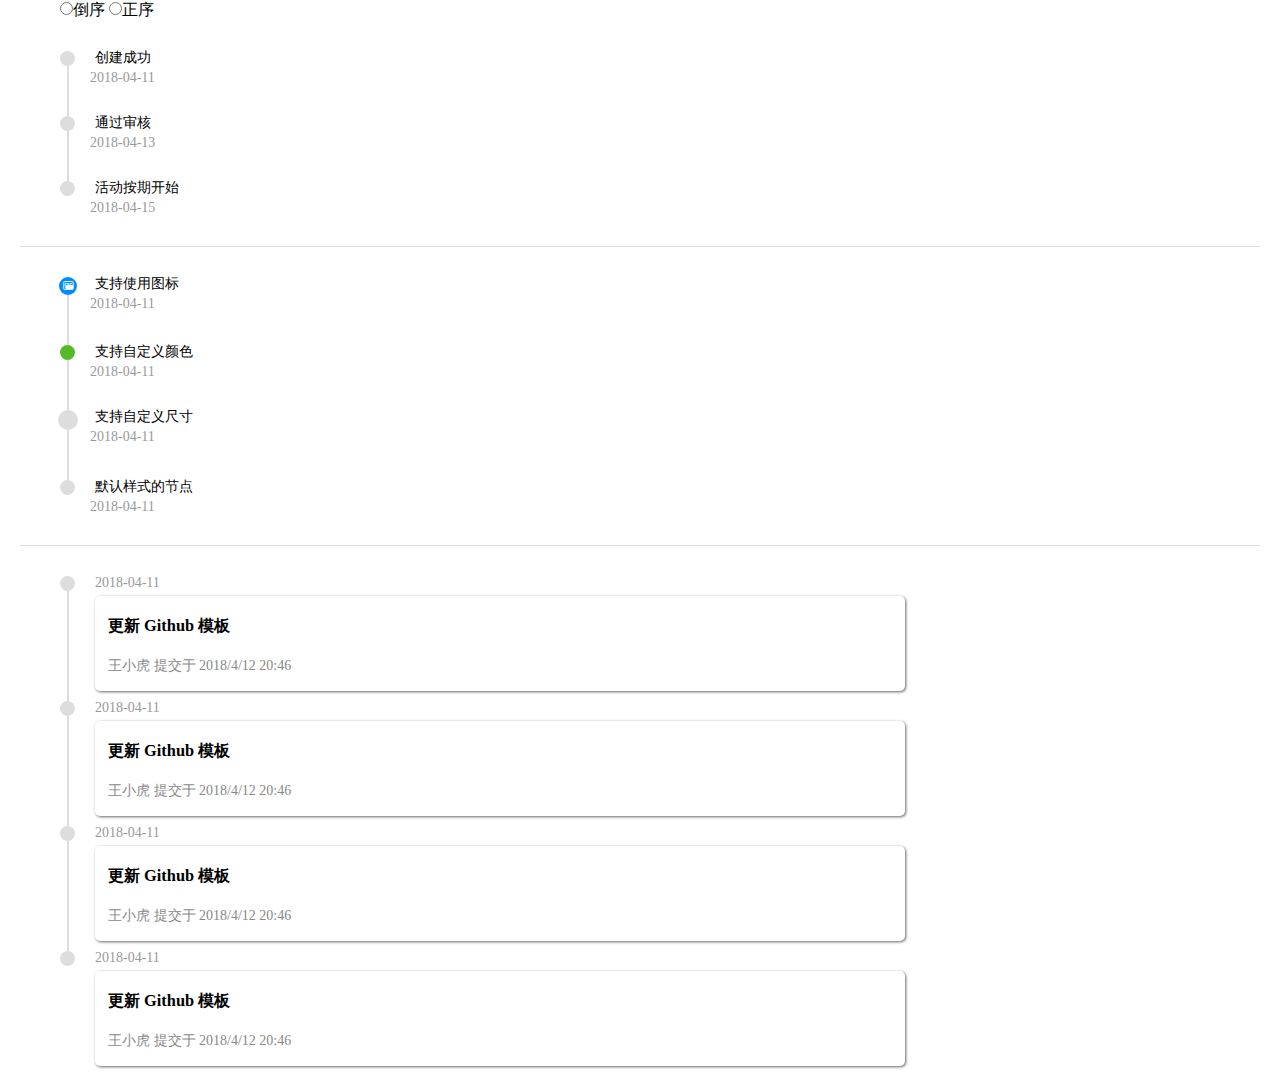
<file: css/1-mine/index.html>
<!DOCTYPE html>
<html lang="en">
<head>
    <meta charset="UTF-8">
    <meta http-equiv="X-UA-Compatible" content="IE=edge">
    <meta name="viewport" content="width=device-width, initial-scale=1.0">
    <title>Document</title>
    <link rel="stylesheet" href="./index.css">
    <link rel="stylesheet" href="../../iconfont/iconfont.css">
</head>
<body>
    <div class="container">
        <input type="radio" name="order" id="reverse"><label for="reverse">倒序</label>
        <input type="radio" name="order" id="positive"><label for="positive">正序</label>
        <ul class="timeline">
            <li class="timelineSection">
                <!-- <div class="testline"></div> -->
                <div class="lineSpot">
                    <div class="spot"></div>
                    <div class="line"></div>
                </div>
                <div class="contentContainer">
                    <div class="content">创建成功</div>
                    <div class="timeStamp">2018-04-11</div>
                </div>
            </li>
            <li class="timelineSection">
                <div class="lineSpot">
                    <div class="spot"></div>
                    <div class="line"></div>
                </div>
                <div class="contentContainer">
                    <div class="content">通过审核</div>
                    <div class="timeStamp">2018-04-13</div>
                </div>
            </li>
            <li class="timelineSection last">
                <div class="lineSpot">
                    <div class="spot"></div>
                    <div class="line"></div>
                </div>
                <div class="contentContainer">
                    <div class="content">活动按期开始</div>
                    <div class="timeStamp">2018-04-15</div>
                </div>
            </li>
        </ul>
        <ul class="timeline l">
            <li class="timelineSection">
                <div class="lineSpot">
                    <div class="spot"></div>
                    <div class="line"></div>
                </div>
                <div class="contentContainer">
                    <div class="content">活动按期开始</div>
                    <div class="timeStamp">2018-04-15</div>
                </div>
            </li>
            <li class="timelineSection">
                <div class="lineSpot">
                    <div class="spot"></div>
                    <div class="line"></div>
                </div>
                <div class="contentContainer">
                    <div class="content">通过审核</div>
                    <div class="timeStamp">2018-04-13</div>
                </div>
            </li>
            <li class="timelineSection last">
                <!-- <div class="testline"></div> -->
                <div class="lineSpot">
                    <div class="spot"></div>
                    <div class="line"></div>
                </div>
                <div class="contentContainer">
                    <div class="content">创建成功</div>
                    <div class="timeStamp">2018-04-11</div>
                </div>
            </li>
        </ul>
        <div class="divisionSection"></div>
        <ul class="timeline customNodeStyle">
            <li class="timelineSection">
                <div class="lineSpot">
                    <div class="spot">
                        <i class="iconfont icon-xinwendongtai"></i>
                    </div>
                    <div class="line"></div>
                </div>
                <div class="contentContainer">
                    <div class="content">支持使用图标</div>
                    <div class="timeStamp">2018-04-11</div>
                </div>
            </li>
            <li class="timelineSection">
                <div class="lineSpot">
                    <div class="spot">
                        
                    </div>
                    <div class="line"></div>
                </div>
                <div class="contentContainer">
                    <div class="content">支持自定义颜色</div>
                    <div class="timeStamp">2018-04-11</div>
                </div>
            </li>
            <li class="timelineSection">
                <div class="lineSpot">
                    <div class="spot">
                        
                    </div>
                    <div class="line"></div>
                </div>
                <div class="contentContainer">
                    <div class="content">支持自定义尺寸</div>
                    <div class="timeStamp">2018-04-11</div>
                </div>
            </li>
            <li class="timelineSection last">
                <div class="lineSpot">
                    <div class="spot"></div>
                    <div class="line"></div>
                </div>
                <div class="contentContainer">
                    <div class="content">默认样式的节点</div>
                    <div class="timeStamp">2018-04-11</div>
                </div>
            </li>
        </ul>
        <div class="divisionSection"></div>
        <ul class="timeline customTimeStamp">
            <li class="timelineSection">
                <div class="lineSpot">
                    <div class="spot">
                    </div>
                    <div class="line"></div>
                </div>
                <div class="contentContainer">
                    <div class="content">
                        <h3 class="title">更新 Github 模板</h3>
                        <p class="desc">王小虎 提交于 2018/4/12 20:46</p>
                    </div>
                    <div class="timeStamp">2018-04-11</div>
                </div>
            </li>
            <li class="timelineSection">
                <div class="lineSpot">
                    <div class="spot">
                        
                    </div>
                    <div class="line"></div>
                </div>
                <div class="contentContainer">
                    <div class="content">
                        <h3 class="title">更新 Github 模板</h3>
                        <p class="desc">王小虎 提交于 2018/4/12 20:46</p>
                    </div>
                    <div class="timeStamp">2018-04-11</div>
                </div>
            </li>
            <li class="timelineSection">
                <div class="lineSpot">
                    <div class="spot">
                        
                    </div>
                    <div class="line"></div>
                </div>
                <div class="contentContainer">
                    <div class="content">
                        <h3 class="title">更新 Github 模板</h3>
                        <p class="desc">王小虎 提交于 2018/4/12 20:46</p>
                    </div>
                    <div class="timeStamp">2018-04-11</div>
                </div>
            </li>
            <li class="timelineSection last">
                <div class="lineSpot">
                    <div class="spot"></div>
                    <div class="line"></div>
                </div>
                <div class="contentContainer">
                    <div class="content">
                        <h3 class="title">更新 Github 模板</h3>
                        <p class="desc">王小虎 提交于 2018/4/12 20:46</p>
                    </div>
                    <div class="timeStamp">2018-04-11</div>
                </div>
            </li>
        </ul>
    </div>
</body>
</html>
</file>
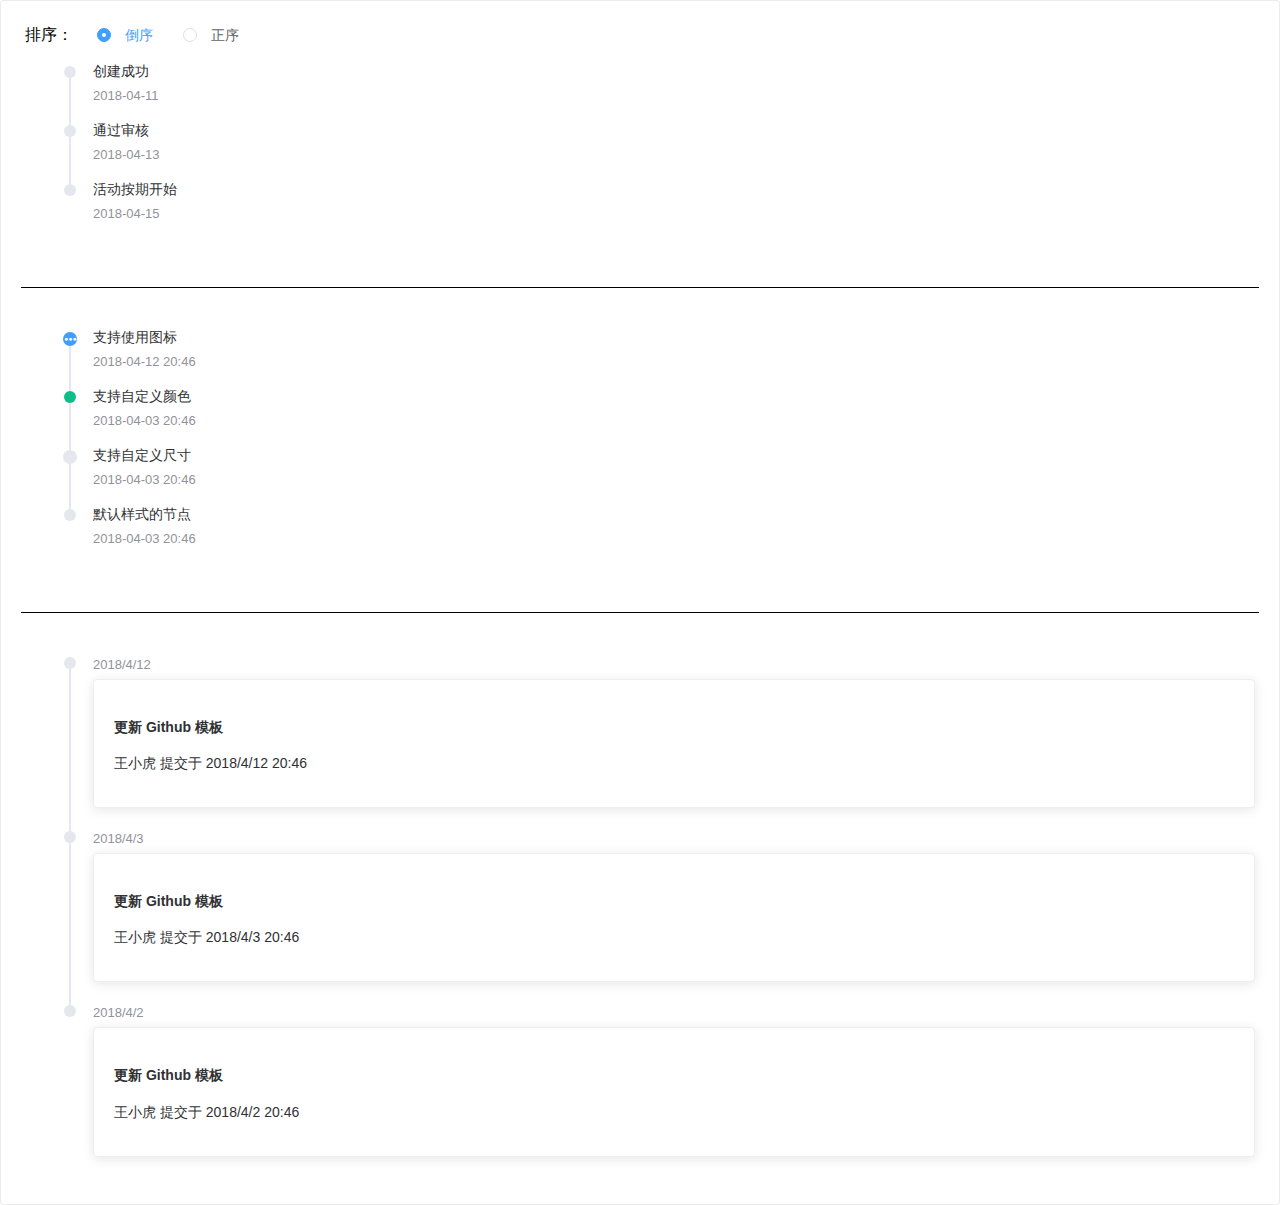
<file: css/2-element/index.html>
<!DOCTYPE html>
<html lang="en">
<head>
    <meta charset="UTF-8">
    <meta http-equiv="X-UA-Compatible" content="IE=edge">
    <meta name="viewport" content="width=device-width, initial-scale=1.0">
    <title>Document</title>
    <link rel="stylesheet" href="./index.min.css">
    <link rel="stylesheet" href="./font.css">
</head>
<body>
    <div class="demo-block demo-zh-CN demo-timeline">
        <div class="source">
            <div>
                <div class="block">
                    <div class="radio">
                        排序：
                        <div role="radiogroup" class="el-radio-group">
                            <label role="radio" aria-checked="true" tabindex="0" class="el-radio is-checked">
                                <span class="el-radio__input is-checked">
                                    <span class="el-radio__inner"></span>
                                    <input type="radio" aria-hidden="true" tabindex="-1" autocomplete="off" class="el-radio__original" value="true">
                                </span>
                                <span class="el-radio__label">倒序<!----></span>
                            </label> 
                            <label role="radio" tabindex="-1" class="el-radio">
                                <span class="el-radio__input">
                                    <span class="el-radio__inner"></span>
                                    <input type="radio" aria-hidden="true" tabindex="-1" autocomplete="off" class="el-radio__original" value="false">
                                </span>
                                <span class="el-radio__label">正序<!----></span>
                            </label>
                        </div>
                    </div> 
                    <ul class="el-timeline is-reverse">
                        <li class="el-timeline-item">
                            <div class="el-timeline-item__tail"></div>
                            <div class="el-timeline-item__node el-timeline-item__node--normal el-timeline-item__node--"><!----></div><!---->
                            <div class="el-timeline-item__wrapper"><!---->
                                <div class="el-timeline-item__content">
                                    创建成功
                                </div>
                                <div class="el-timeline-item__timestamp is-bottom">
                                    2018-04-11
                                </div>
                            </div>
                        </li>
                        <li class="el-timeline-item">
                            <div class="el-timeline-item__tail"></div>
                            <div class="el-timeline-item__node el-timeline-item__node--normal el-timeline-item__node--"><!----></div><!---->
                            <div class="el-timeline-item__wrapper"><!---->
                                <div class="el-timeline-item__content">
                                    通过审核
                                </div>
                                <div class="el-timeline-item__timestamp is-bottom">
                                    2018-04-13
                                </div>
                            </div>
                        </li>
                        <li class="el-timeline-item">
                            <div class="el-timeline-item__tail"></div>
                            <div class="el-timeline-item__node el-timeline-item__node--normal el-timeline-item__node--"><!----></div><!---->
                            <div class="el-timeline-item__wrapper"><!---->
                                <div class="el-timeline-item__content">
                                    活动按期开始
                                </div>
                                <div class="el-timeline-item__timestamp is-bottom">
                                    2018-04-15
                                </div>
                            </div>
                        </li>
                    </ul>
                </div>           
            </div>
        </div>
        <div style="height: 1px; background-color: black; margin: 20px;"></div>
        <div class="source">
            <div>
                <div class="block">
                    <ul class="el-timeline">
                        <li class="el-timeline-item">
                            <div class="el-timeline-item__tail"></div>
                            <div class="el-timeline-item__node el-timeline-item__node--large el-timeline-item__node--primary">
                                <i class="el-timeline-item__icon el-icon-more"></i>
                            </div><!---->
                            <div class="el-timeline-item__wrapper"><!---->
                                <div class="el-timeline-item__content">
                                    支持使用图标
                                </div>
                                <div class="el-timeline-item__timestamp is-bottom">
                                    2018-04-12 20:46
                                </div>
                            </div>
                        </li>
                        <li class="el-timeline-item">
                            <div class="el-timeline-item__tail"></div>
                            <div class="el-timeline-item__node el-timeline-item__node--normal el-timeline-item__node--" style="background-color: rgb(11, 189, 135);"><!----></div><!---->
                            <div class="el-timeline-item__wrapper"><!---->
                                <div class="el-timeline-item__content">
                                    支持自定义颜色
                                </div>
                                <div class="el-timeline-item__timestamp is-bottom">
                                    2018-04-03 20:46
                                </div>
                            </div>
                        </li>
                        <li class="el-timeline-item">
                            <div class="el-timeline-item__tail"></div>
                            <div class="el-timeline-item__node el-timeline-item__node--large el-timeline-item__node--"><!----></div><!---->
                            <div class="el-timeline-item__wrapper"><!---->
                                <div class="el-timeline-item__content">
                                    支持自定义尺寸
                                </div>
                                <div class="el-timeline-item__timestamp is-bottom">
                                    2018-04-03 20:46
                                </div>
                            </div>
                        </li>
                        <li class="el-timeline-item">
                            <div class="el-timeline-item__tail"></div>
                            <div class="el-timeline-item__node el-timeline-item__node--normal el-timeline-item__node--"><!----></div><!---->
                            <div class="el-timeline-item__wrapper"><!---->
                                <div class="el-timeline-item__content">
                                    默认样式的节点
                                </div>
                                <div class="el-timeline-item__timestamp is-bottom">
                                    2018-04-03 20:46
                                </div>
                            </div>
                        </li>
                    </ul>
                </div>
            </div>
        </div>
        <div style="height: 1px; background-color: black; margin: 20px;"></div>
        <div class="source">
            <div>
                <div class="block">
                    <ul class="el-timeline">
                        <li class="el-timeline-item">
                            <div class="el-timeline-item__tail">
                            </div>
                            <div class="el-timeline-item__node el-timeline-item__node--normal el-timeline-item__node--">
                                <!---->
                            </div>
                            <!---->
                            <div class="el-timeline-item__wrapper">
                                <div class="el-timeline-item__timestamp is-top">
                                    2018/4/12
                                </div>
                                <div class="el-timeline-item__content">
                                    <div class="el-card is-always-shadow">
                                        <!---->
                                        <div class="el-card__body">
                                            <h4>
                                                更新 Github 模板
                                            </h4>
                                            <p>
                                                王小虎 提交于 2018/4/12 20:46
                                            </p>
                                        </div>
                                    </div>
                                </div>
                                <!---->
                            </div>
                        </li>
                        <li class="el-timeline-item">
                            <div class="el-timeline-item__tail">
                            </div>
                            <div class="el-timeline-item__node el-timeline-item__node--normal el-timeline-item__node--">
                                <!---->
                            </div>
                            <!---->
                            <div class="el-timeline-item__wrapper">
                                <div class="el-timeline-item__timestamp is-top">
                                    2018/4/3
                                </div>
                                <div class="el-timeline-item__content">
                                    <div class="el-card is-always-shadow">
                                        <!---->
                                        <div class="el-card__body">
                                            <h4>
                                                更新 Github 模板
                                            </h4>
                                            <p>
                                                王小虎 提交于 2018/4/3 20:46
                                            </p>
                                        </div>
                                    </div>
                                </div>
                                <!---->
                            </div>
                        </li>
                        <li class="el-timeline-item">
                            <div class="el-timeline-item__tail">
                            </div>
                            <div class="el-timeline-item__node el-timeline-item__node--normal el-timeline-item__node--">
                                <!---->
                            </div>
                            <!---->
                            <div class="el-timeline-item__wrapper">
                                <div class="el-timeline-item__timestamp is-top">
                                    2018/4/2
                                </div>
                                <div class="el-timeline-item__content">
                                    <div class="el-card is-always-shadow">
                                        <!---->
                                        <div class="el-card__body">
                                            <h4>
                                                更新 Github 模板
                                            </h4>
                                            <p>
                                                王小虎 提交于 2018/4/2 20:46
                                            </p>
                                        </div>
                                    </div>
                                </div>
                                <!---->
                            </div>
                        </li>
                    </ul>
                </div>
            </div>
        </div>
    </div>
</body>
</html>
</file>
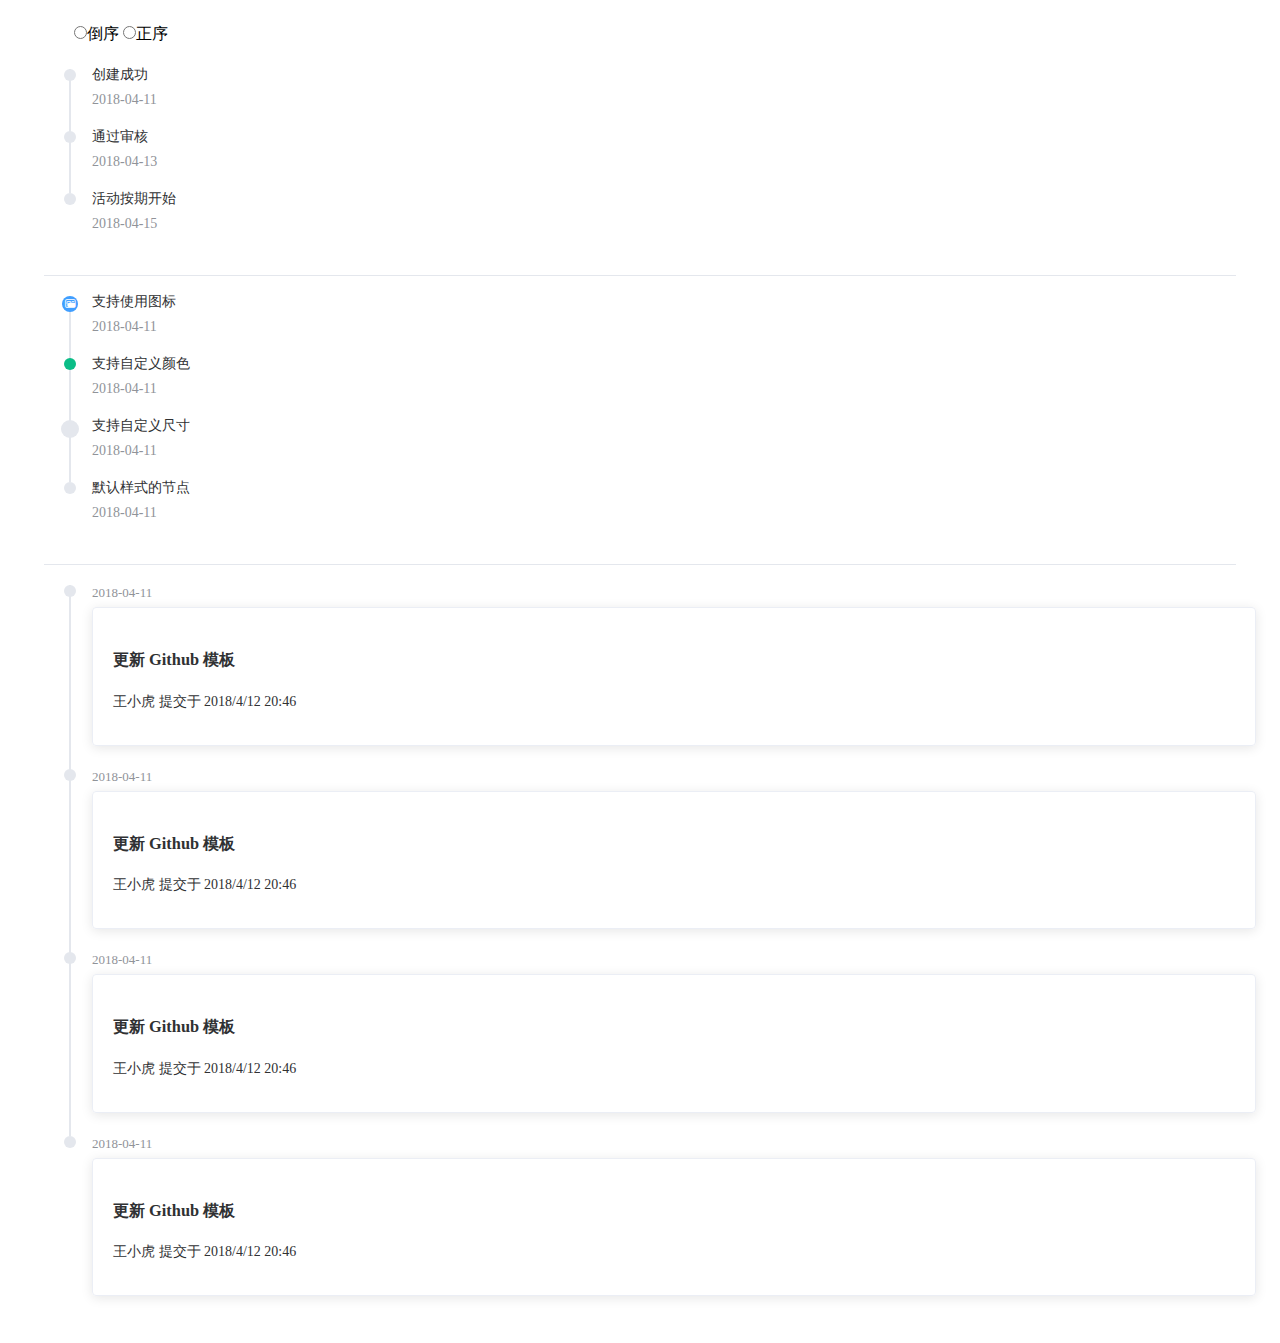
<file: css/3-modified/index.html>
<!DOCTYPE html>
<html lang="en">
<head>
    <meta charset="UTF-8">
    <meta http-equiv="X-UA-Compatible" content="IE=edge">
    <meta name="viewport" content="width=device-width, initial-scale=1.0">
    <title>Document</title>
    <link rel="stylesheet" href="./index.css">
    <link rel="stylesheet" href="../../iconfont/iconfont.css">
</head>
<body>
    <div class="container">
        <input type="radio" name="order" id="reverse"><label for="reverse">倒序</label>
        <input type="radio" name="order" id="positive"><label for="positive">正序</label>
        <ul class="timeline">
            <li class="timelineSection">
                <!-- <div class="testline"></div> -->
                <div class="lineSpot">
                    <div class="spot"></div>
                    <div class="line"></div>
                </div>
                <div class="contentContainer">
                    <div class="content">创建成功</div>
                    <div class="timeStamp">2018-04-11</div>
                </div>
            </li>
            <li class="timelineSection">
                <div class="lineSpot">
                    <div class="spot"></div>
                    <div class="line"></div>
                </div>
                <div class="contentContainer">
                    <div class="content">通过审核</div>
                    <div class="timeStamp">2018-04-13</div>
                </div>
            </li>
            <li class="timelineSection last">
                <div class="lineSpot">
                    <div class="spot"></div>
                    <div class="line"></div>
                </div>
                <div class="contentContainer">
                    <div class="content">活动按期开始</div>
                    <div class="timeStamp">2018-04-15</div>
                </div>
            </li>
        </ul>
        <ul class="timeline l">
            <li class="timelineSection">
                <div class="lineSpot">
                    <div class="spot"></div>
                    <div class="line"></div>
                </div>
                <div class="contentContainer">
                    <div class="content">活动按期开始</div>
                    <div class="timeStamp">2018-04-15</div>
                </div>
            </li>
            <li class="timelineSection">
                <div class="lineSpot">
                    <div class="spot"></div>
                    <div class="line"></div>
                </div>
                <div class="contentContainer">
                    <div class="content">通过审核</div>
                    <div class="timeStamp">2018-04-13</div>
                </div>
            </li>
            <li class="timelineSection last">
                <!-- <div class="testline"></div> -->
                <div class="lineSpot">
                    <div class="spot"></div>
                    <div class="line"></div>
                </div>
                <div class="contentContainer">
                    <div class="content">创建成功</div>
                    <div class="timeStamp">2018-04-11</div>
                </div>
            </li>
        </ul>
        <div class="divisionSection"></div>
        <ul class="timeline customNodeStyle">
            <li class="timelineSection">
                <div class="lineSpot">
                    <div class="spot">
                        <i class="iconfont icon-xinwendongtai"></i>
                    </div>
                    <div class="line"></div>
                </div>
                <div class="contentContainer">
                    <div class="content">支持使用图标</div>
                    <div class="timeStamp">2018-04-11</div>
                </div>
            </li>
            <li class="timelineSection">
                <div class="lineSpot">
                    <div class="spot">
                        
                    </div>
                    <div class="line"></div>
                </div>
                <div class="contentContainer">
                    <div class="content">支持自定义颜色</div>
                    <div class="timeStamp">2018-04-11</div>
                </div>
            </li>
            <li class="timelineSection">
                <div class="lineSpot">
                    <div class="spot">
                        
                    </div>
                    <div class="line"></div>
                </div>
                <div class="contentContainer">
                    <div class="content">支持自定义尺寸</div>
                    <div class="timeStamp">2018-04-11</div>
                </div>
            </li>
            <li class="timelineSection last">
                <div class="lineSpot">
                    <div class="spot"></div>
                    <div class="line"></div>
                </div>
                <div class="contentContainer">
                    <div class="content">默认样式的节点</div>
                    <div class="timeStamp">2018-04-11</div>
                </div>
            </li>
        </ul>
        <div class="divisionSection"></div>
        <ul class="timeline customTimeStamp">
            <li class="timelineSection">
                <div class="lineSpot">
                    <div class="spot">
                    </div>
                    <div class="line"></div>
                </div>
                <div class="contentContainer">
                    <div class="timeStamp">2018-04-11</div>
                    <div class="content">
                        <h3 class="title">更新 Github 模板</h3>
                        <p class="desc">王小虎 提交于 2018/4/12 20:46</p>
                    </div>
                </div>
            </li>
            <li class="timelineSection">
                <div class="lineSpot">
                    <div class="spot">
                        
                    </div>
                    <div class="line"></div>
                </div>
                <div class="contentContainer">
                    <div class="timeStamp">2018-04-11</div>
                    <div class="content">
                        <h3 class="title">更新 Github 模板</h3>
                        <p class="desc">王小虎 提交于 2018/4/12 20:46</p>
                    </div>
                </div>
            </li>
            <li class="timelineSection">
                <div class="lineSpot">
                    <div class="spot">
                        
                    </div>
                    <div class="line"></div>
                </div>
                <div class="contentContainer">
                    <div class="timeStamp">2018-04-11</div>
                    <div class="content">
                        <h3 class="title">更新 Github 模板</h3>
                        <p class="desc">王小虎 提交于 2018/4/12 20:46</p>
                    </div>
                </div>
            </li>
            <li class="timelineSection last">
                <div class="lineSpot">
                    <div class="spot"></div>
                    <div class="line"></div>
                </div>
                <div class="contentContainer">
                    <div class="timeStamp">2018-04-11</div>
                    <div class="content">
                        <h3 class="title">更新 Github 模板</h3>
                        <p class="desc">王小虎 提交于 2018/4/12 20:46</p>
                    </div>
                </div>
            </li>
        </ul>
    </div>
</body>
</html>
</file>
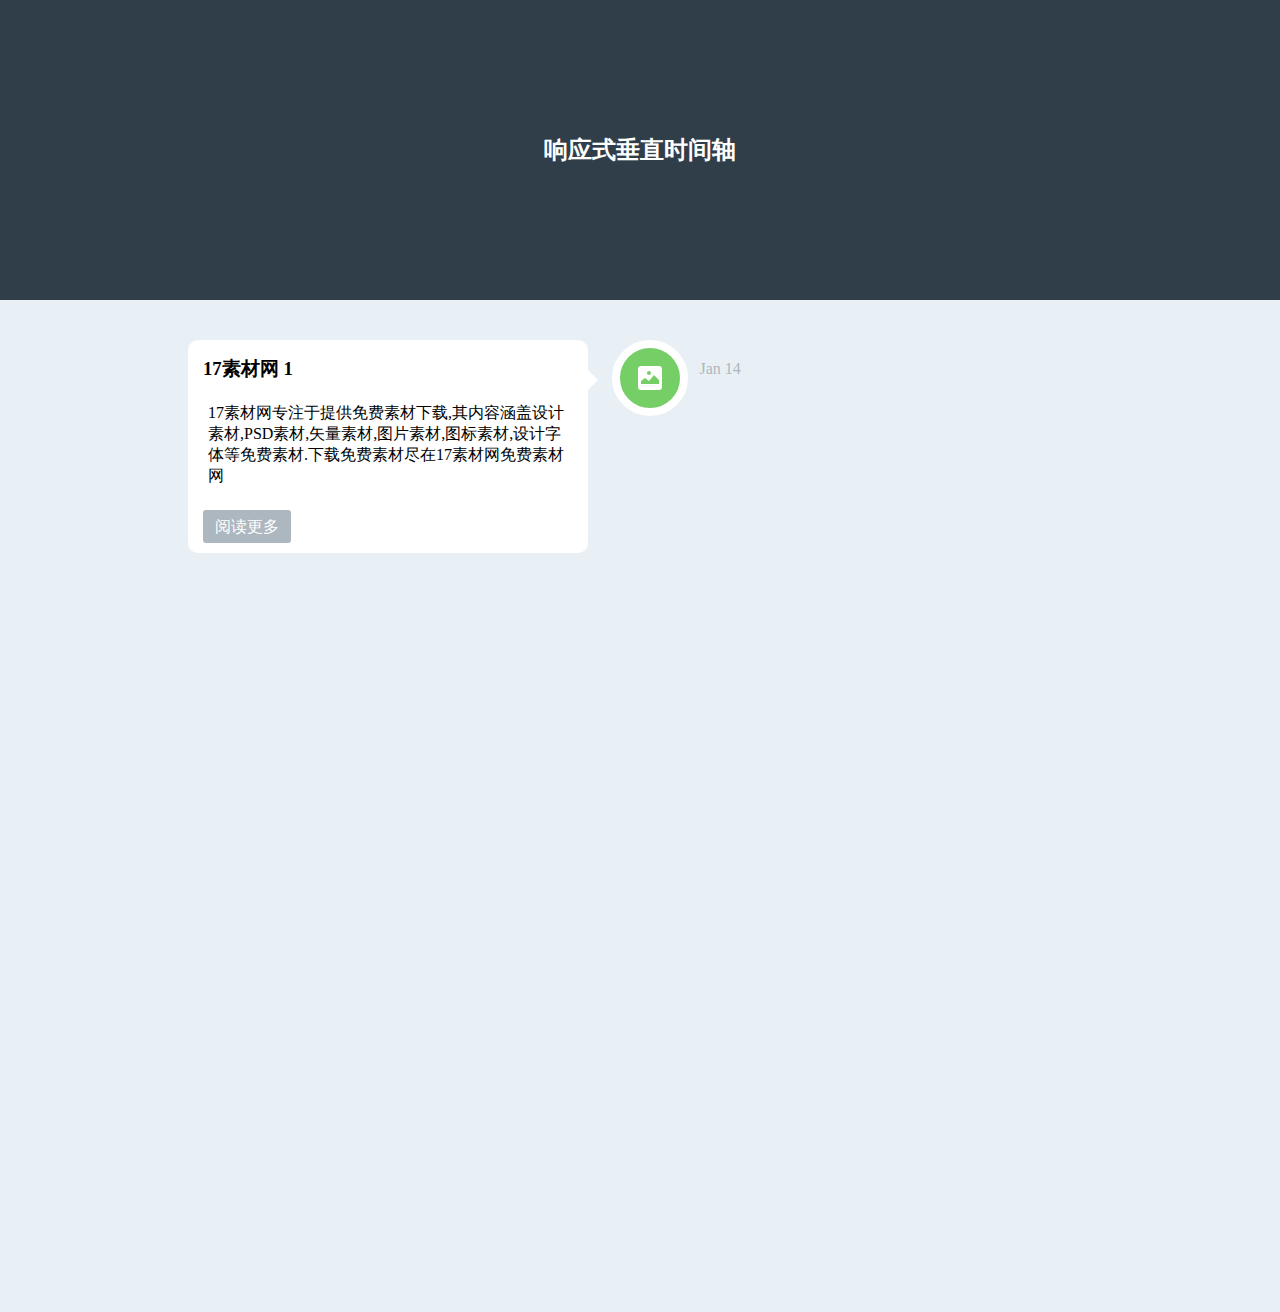
<file: giteecss/mine/index.html>
<!DOCTYPE html>
<html lang="en">
<head>
    <meta charset="UTF-8">
    <meta http-equiv="X-UA-Compatible" content="IE=edge">
    <meta name="viewport" content="width=device-width, initial-scale=1.0">
    <title>Document</title>
    <link rel="stylesheet" href="./index.css">
    <script src="./jquery-1.10.1.min.js"></script>
    <script src="timeline.js"></script>
    <script src="./index.js"></script>
</head>
<body>
    <div class="upperTitle">
        <h3>响应式垂直时间轴</h3>
    </div>
    <div class="outer">
        <div class="container">
        </div>
    </div>
</body>
</html>
</file>
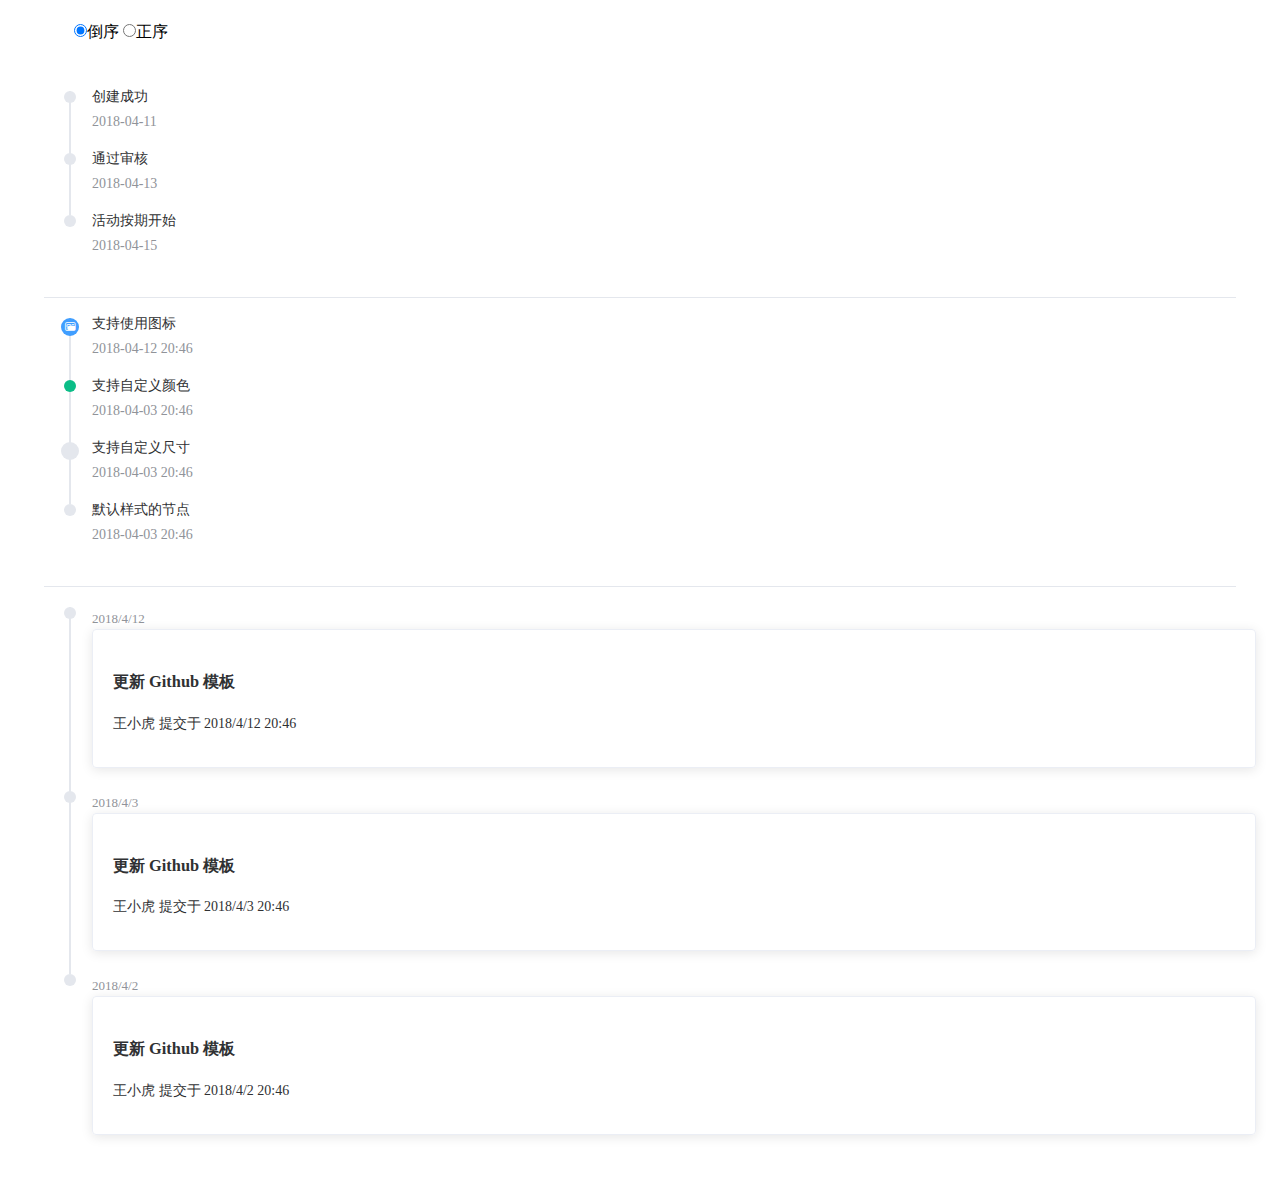
<file: jquery/1-mine/index.html>
<!DOCTYPE html>
<html lang="en">
<head>
    <meta charset="UTF-8">
    <meta http-equiv="X-UA-Compatible" content="IE=edge">
    <meta name="viewport" content="width=device-width, initial-scale=1.0">
    <title>Document</title>
    <link rel="stylesheet" href="./index.css">
    <link rel="stylesheet" href="../../iconfont/iconfont.css">
    <script src="./index.js" defer></script>
    <script src="../jquery-1.10.1.min.js"></script>
</head>
<body>
    <input type="radio" name="order" id="reverse"><label for="reverse">倒序</label>
    <input type="radio" name="order" id="positive"><label for="positive">正序</label>
    <div class="container">
      <!--   <ul class="timeline">
            <li class="timelineSection">
                <div class="lineSpot">
                    <div class="spot"></div>
                    <div class="line"></div>
                </div>
                <div class="contentContainer">
                    <div class="content">创建成功</div>
                    <div class="timeStamp">2018-04-11</div>
                </div>
            </li>
            <li class="timelineSection">
                <div class="lineSpot">
                    <div class="spot"></div>
                    <div class="line"></div>
                </div>
                <div class="contentContainer">
                    <div class="content">通过审核</div>
                    <div class="timeStamp">2018-04-13</div>
                </div>
            </li>
            <li class="timelineSection last">
                <div class="lineSpot">
                    <div class="spot"></div>
                    <div class="line"></div>
                </div>
                <div class="contentContainer">
                    <div class="content">活动按期开始</div>
                    <div class="timeStamp">2018-04-15</div>
                </div>
            </li>
        </ul>
        <ul class="timeline l">
            <li class="timelineSection">
                <div class="lineSpot">
                    <div class="spot"></div>
                    <div class="line"></div>
                </div>
                <div class="contentContainer">
                    <div class="content">活动按期开始</div>
                    <div class="timeStamp">2018-04-15</div>
                </div>
            </li>
            <li class="timelineSection">
                <div class="lineSpot">
                    <div class="spot"></div>
                    <div class="line"></div>
                </div>
                <div class="contentContainer">
                    <div class="content">通过审核</div>
                    <div class="timeStamp">2018-04-13</div>
                </div>
            </li>
            <li class="timelineSection last">
                <div class="lineSpot">
                    <div class="spot"></div>
                    <div class="line"></div>
                </div>
                <div class="contentContainer">
                    <div class="content">创建成功</div>
                    <div class="timeStamp">2018-04-11</div>
                </div>
            </li>
        </ul>
        <div class="divisionSection"></div>
        <ul class="timeline customNodeStyle">
            <li class="timelineSection">
                <div class="lineSpot">
                    <div class="spot">
                        <i class="iconfont icon-xinwendongtai"></i>
                    </div>
                    <div class="line"></div>
                </div>
                <div class="contentContainer">
                    <div class="content">支持使用图标</div>
                    <div class="timeStamp">2018-04-11</div>
                </div>
            </li>
            <li class="timelineSection">
                <div class="lineSpot">
                    <div class="spot">
                        
                    </div>
                    <div class="line"></div>
                </div>
                <div class="contentContainer">
                    <div class="content">支持自定义颜色</div>
                    <div class="timeStamp">2018-04-11</div>
                </div>
            </li>
            <li class="timelineSection">
                <div class="lineSpot">
                    <div class="spot">
                        
                    </div>
                    <div class="line"></div>
                </div>
                <div class="contentContainer">
                    <div class="content">支持自定义尺寸</div>
                    <div class="timeStamp">2018-04-11</div>
                </div>
            </li>
            <li class="timelineSection last">
                <div class="lineSpot">
                    <div class="spot"></div>
                    <div class="line"></div>
                </div>
                <div class="contentContainer">
                    <div class="content">默认样式的节点</div>
                    <div class="timeStamp">2018-04-11</div>
                </div>
            </li>
        </ul>
        <div class="divisionSection"></div>
        <ul class="timeline customTimeStamp">
            <li class="timelineSection">
                <div class="lineSpot">
                    <div class="spot">
                    </div>
                    <div class="line"></div>
                </div>
                <div class="contentContainer">
                    <div class="timeStamp">2018-04-11</div>
                    <div class="content">
                        <h3 class="title">更新 Github 模板</h3>
                        <p class="desc">王小虎 提交于 2018/4/12 20:46</p>
                    </div>
                </div>
            </li>
            <li class="timelineSection">
                <div class="lineSpot">
                    <div class="spot">
                        
                    </div>
                    <div class="line"></div>
                </div>
                <div class="contentContainer">
                    <div class="timeStamp">2018-04-11</div>
                    <div class="content">
                        <h3 class="title">更新 Github 模板</h3>
                        <p class="desc">王小虎 提交于 2018/4/12 20:46</p>
                    </div>
                </div>
            </li>
            <li class="timelineSection">
                <div class="lineSpot">
                    <div class="spot">
                        
                    </div>
                    <div class="line"></div>
                </div>
                <div class="contentContainer">
                    <div class="timeStamp">2018-04-11</div>
                    <div class="content">
                        <h3 class="title">更新 Github 模板</h3>
                        <p class="desc">王小虎 提交于 2018/4/12 20:46</p>
                    </div>
                </div>
            </li>
            <li class="timelineSection last">
                <div class="lineSpot">
                    <div class="spot"></div>
                    <div class="line"></div>
                </div>
                <div class="contentContainer">
                    <div class="timeStamp">2018-04-11</div>
                    <div class="content">
                        <h3 class="title">更新 Github 模板</h3>
                        <p class="desc">王小虎 提交于 2018/4/12 20:46</p>
                    </div>
                </div>
            </li>
        </ul> -->
    </div>
</body>
</html>
</file>
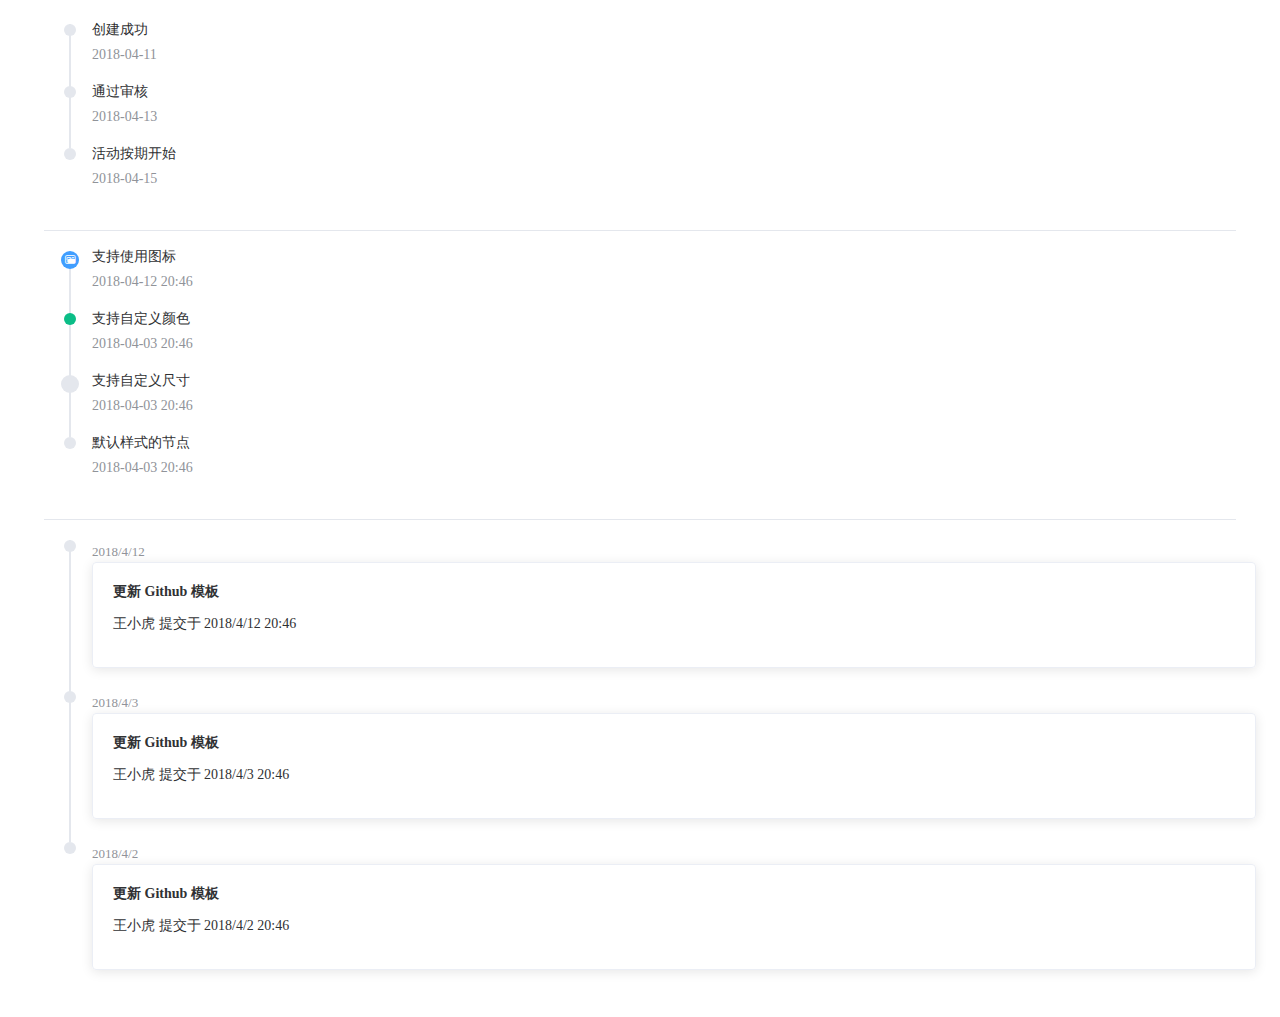
<file: jquery/jqueryExtend/index.html>
<!DOCTYPE html>
<html lang="en">
<head>
    <meta charset="UTF-8">
    <meta http-equiv="X-UA-Compatible" content="IE=edge">
    <meta name="viewport" content="width=device-width, initial-scale=1.0">
    <title>Document</title>
    <link rel="stylesheet" href="./index.css">
    <link rel="stylesheet" href="../../iconfont/iconfont.css">
    <script src="../jquery-1.10.1.min.js"></script>
    <script src="./index.js"></script>
</head>
<body>
    
</body>
</html>
</file>
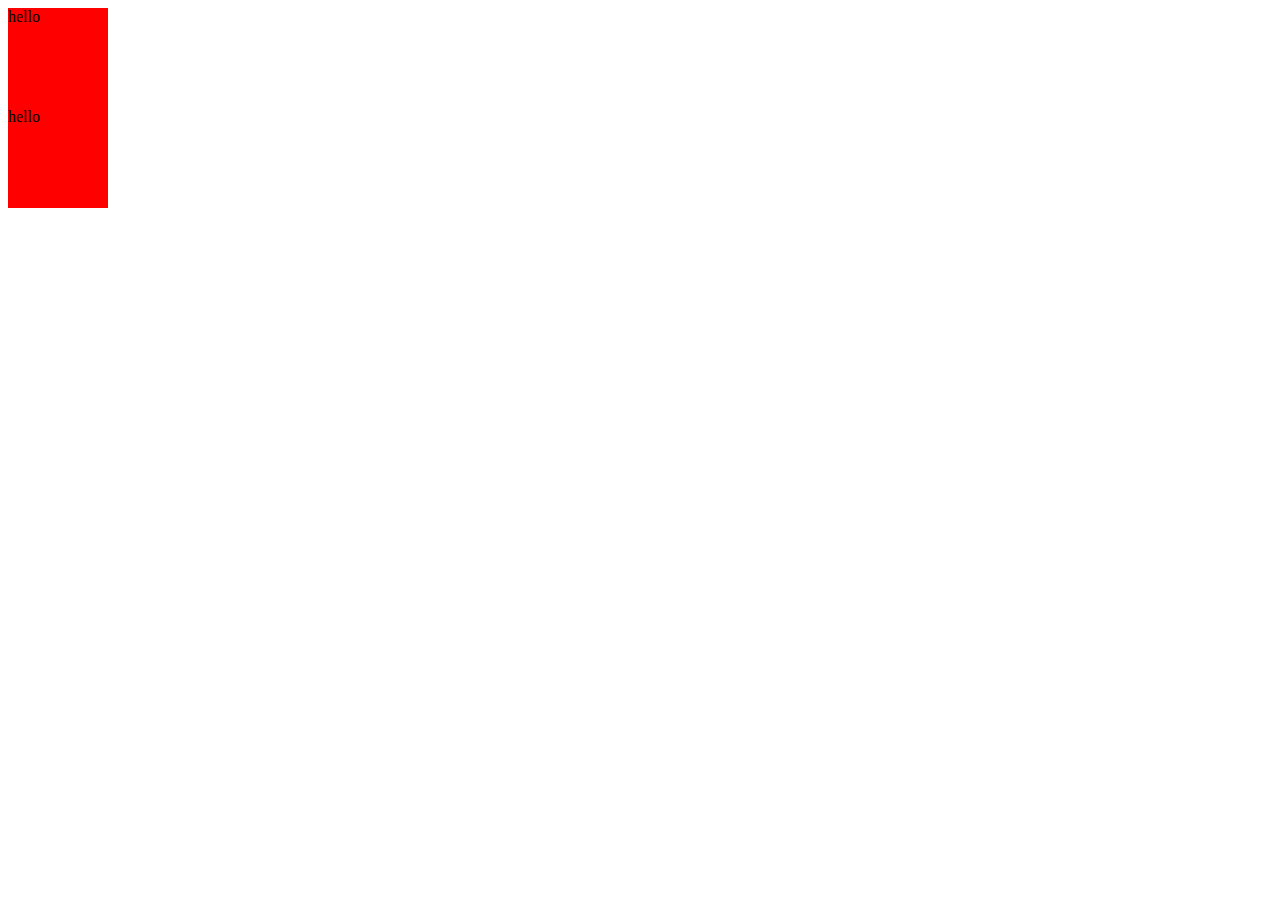
<file: jquery/jqueryTest/index.html>
<!DOCTYPE html>
<html lang="en">
<head>
    <meta charset="UTF-8">
    <meta http-equiv="X-UA-Compatible" content="IE=edge">
    <meta name="viewport" content="width=device-width, initial-scale=1.0">
    <title>Document</title>
    <script src="./testJquery.js"></script>
    <style>
        div {height: 100px; width: 100px;}
    </style>
</head>
<body>
    <!-- 关于对jQuery链式操作实现的猜想 -->
    <div></div>
    <div></div>
    <script>
        _$("div").css("backgroundColor", "red").text("hello");
    </script>
</body>
</html>
</file>
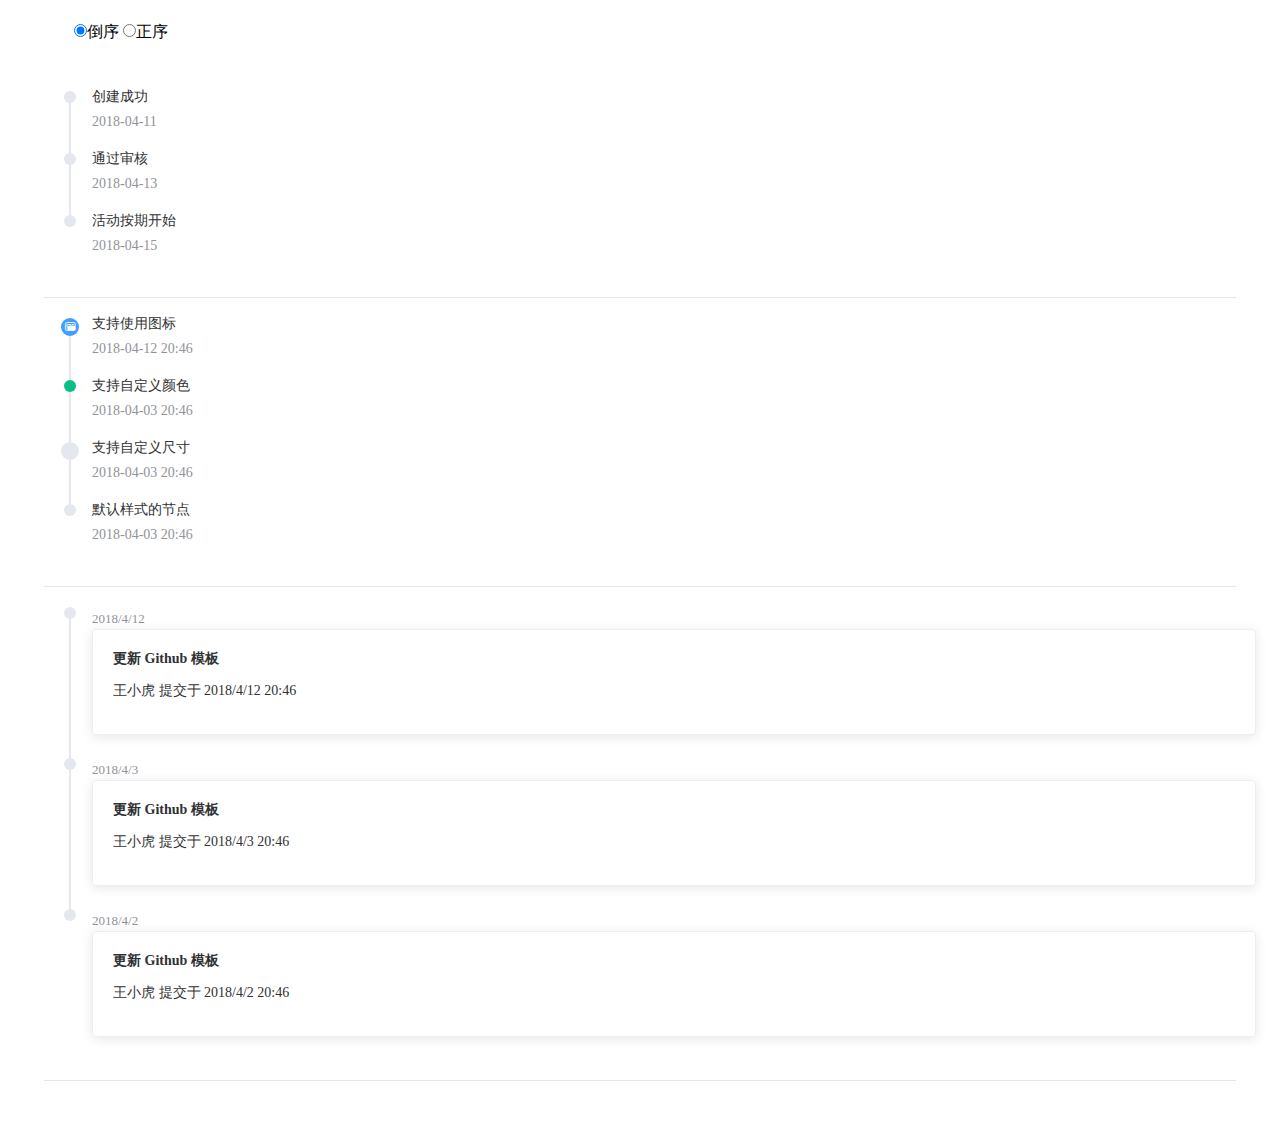
<file: js/1-mine/index.html>
<!DOCTYPE html>
<html lang="en">
<head>
    <meta charset="UTF-8">
    <meta http-equiv="X-UA-Compatible" content="IE=edge">
    <meta name="viewport" content="width=device-width, initial-scale=1.0">
    <title>Document</title>
    <link rel="stylesheet" href="./index.css">
    <link rel="stylesheet" href="../../iconfont/iconfont.css">
    <script src="./timeline.js" defer></script>
    <script src="./index.js" defer></script>
</head>
<body>
    <input type="radio" name="order" id="reverse"><label for="reverse">倒序</label>
    <input type="radio" name="order" id="positive"><label for="positive">正序</label>
    <div class="container"></div>
</body>
</html>
</file>
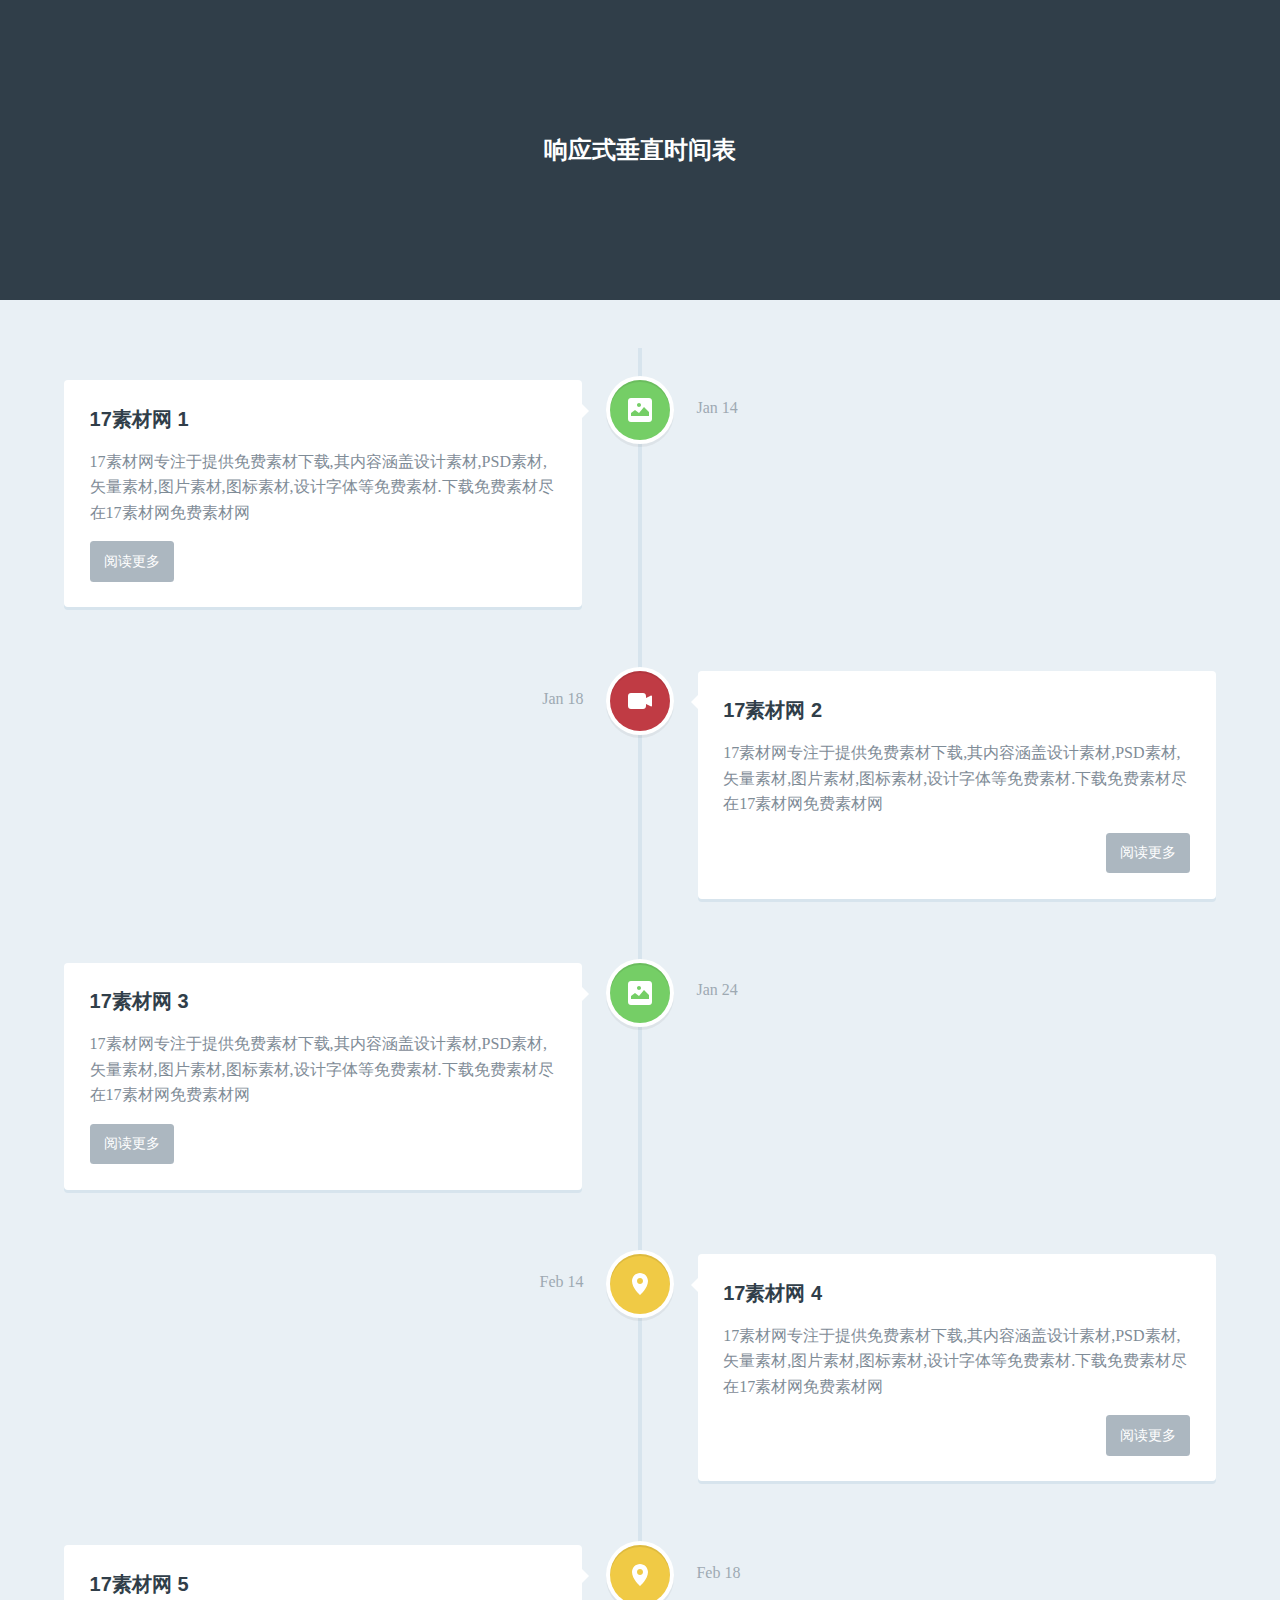
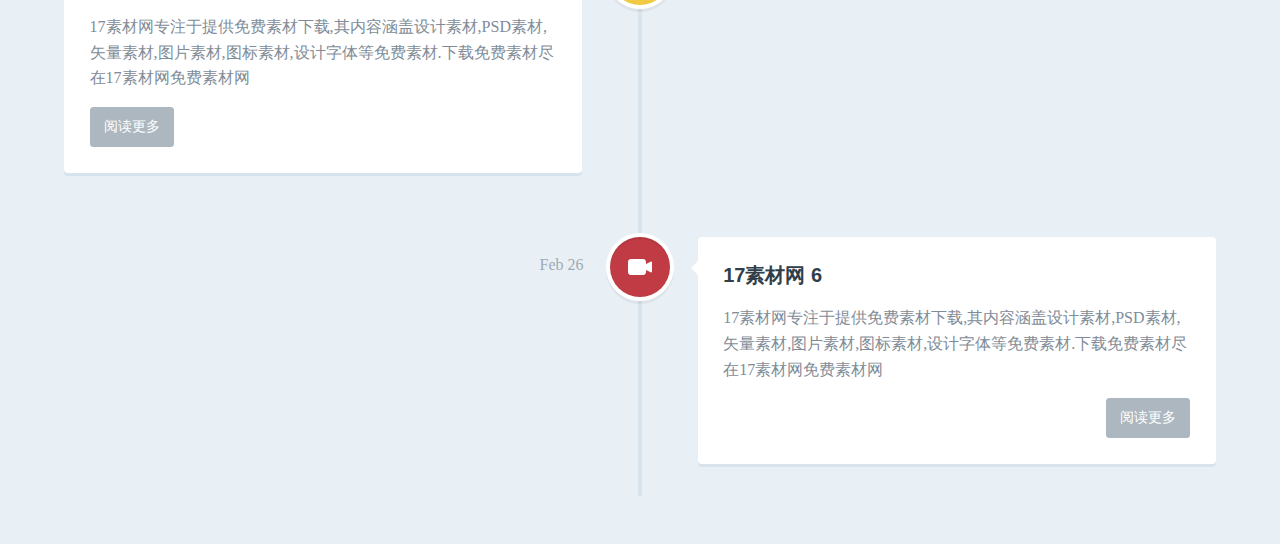
<file: giteecss/time_axis-master/plugin/index.html>
<!DOCTYPE html PUBLIC "-//W3C//DTD XHTML 1.0 Transitional//EN"
        "http://www.w3.org/TR/xhtml1/DTD/xhtml1-transitional.dtd">
<html xmlns="http://www.w3.org/1999/xhtml">
<head>
    <meta http-equiv="Content-Type" content="text/html; charset=utf-8"/>
    <title>jQuery+css3响应式时间轴页面效果</title>

    <link href="css/timeline.css" rel="stylesheet" type="text/css"/>

    <!-- <script type="text/javascript" src="js/modernizr.js"></script> -->
    <script type="text/javascript" src="js/jquery-1.8.3.min.js"></script>

    <!-- <style>
        .is-hidden {
            visibility: hidden;
        }
    </style> -->
</head>
<body>
<header>
    <h1>响应式垂直时间表</h1>
</header>

<section id="cd-timeline" class="cd-container">
    <div class="cd-timeline-block">
        <div class="cd-timeline-img cd-picture">
            <img src="images/cd-icon-picture.svg" alt="Picture">
        </div><!-- cd-timeline-img -->

        <div class="cd-timeline-content">
            <h2>17素材网 1</h2>
            <p>17素材网专注于提供免费素材下载,其内容涵盖设计素材,PSD素材,矢量素材,图片素材,图标素材,设计字体等免费素材.下载免费素材尽在17素材网免费素材网</p>
            <a href="http://www.sucaijiayuan.com" class="cd-read-more">阅读更多</a>
            <span class="cd-date">Jan 14</span>
        </div> <!-- cd-timeline-content -->
    </div> <!-- cd-timeline-block -->

    <div class="cd-timeline-block">
        <div class="cd-timeline-img cd-movie">
            <img src="images/cd-icon-movie.svg" alt="Movie">
        </div> <!-- cd-timeline-img -->

        <div class="cd-timeline-content">
            <h2>17素材网 2</h2>
            <p>17素材网专注于提供免费素材下载,其内容涵盖设计素材,PSD素材,矢量素材,图片素材,图标素材,设计字体等免费素材.下载免费素材尽在17素材网免费素材网</p>
            <a href="http://www.sucaijiayuan.com" class="cd-read-more">阅读更多</a>
            <span class="cd-date">Jan 18</span>
        </div> <!-- cd-timeline-content -->
    </div> <!-- cd-timeline-block -->

    <div class="cd-timeline-block">
        <div class="cd-timeline-img cd-picture">
            <img src="images/cd-icon-picture.svg" alt="Picture">
        </div> <!-- cd-timeline-img -->

        <div class="cd-timeline-content">
            <h2>17素材网 3</h2>
            <p>17素材网专注于提供免费素材下载,其内容涵盖设计素材,PSD素材,矢量素材,图片素材,图标素材,设计字体等免费素材.下载免费素材尽在17素材网免费素材网</p>
            <a href="http://www.sucaijiayuan.com" class="cd-read-more">阅读更多</a>
            <span class="cd-date">Jan 24</span>
        </div> <!-- cd-timeline-content -->
    </div> <!-- cd-timeline-block -->

    <div class="cd-timeline-block">
        <div class="cd-timeline-img cd-location">
            <img src="images/cd-icon-location.svg" alt="Location">
        </div> <!-- cd-timeline-img -->

        <div class="cd-timeline-content">
            <h2>17素材网 4</h2>
            <p>17素材网专注于提供免费素材下载,其内容涵盖设计素材,PSD素材,矢量素材,图片素材,图标素材,设计字体等免费素材.下载免费素材尽在17素材网免费素材网</p>
            <a href="http://www.sucaijiayuan.com" class="cd-read-more">阅读更多</a>
            <span class="cd-date">Feb 14</span>
        </div> <!-- cd-timeline-content -->
    </div> <!-- cd-timeline-block -->

    <div class="cd-timeline-block">
        <div class="cd-timeline-img cd-location">
            <img src="images/cd-icon-location.svg" alt="Location">
        </div> <!-- cd-timeline-img -->

        <div class="cd-timeline-content">
            <h2>17素材网 5</h2>
            <p>17素材网专注于提供免费素材下载,其内容涵盖设计素材,PSD素材,矢量素材,图片素材,图标素材,设计字体等免费素材.下载免费素材尽在17素材网免费素材网</p>
            <a href="http://www.sucaijiayuan.com" class="cd-read-more">阅读更多</a>
            <span class="cd-date">Feb 18</span>
        </div> <!-- cd-timeline-content -->
    </div> <!-- cd-timeline-block -->

    <div class="cd-timeline-block">
        <div class="cd-timeline-img cd-movie">
            <img src="images/cd-icon-movie.svg" alt="Movie">
        </div> <!-- cd-timeline-img -->

        <div class="cd-timeline-content">
            <h2>17素材网 6</h2>
            <p>17素材网专注于提供免费素材下载,其内容涵盖设计素材,PSD素材,矢量素材,图片素材,图标素材,设计字体等免费素材.下载免费素材尽在17素材网免费素材网</p>
            <a href="http://www.sucaijiayuan.com" class="cd-read-more">阅读更多</a>
            <span class="cd-date">Feb 26</span>
        </div> <!-- cd-timeline-content -->
    </div> <!-- cd-timeline-block -->
</section> <!-- cd-timeline -->

<script>
    $(function () {
        var $timeline_block = $('.cd-timeline-block');
        //hide timeline blocks which are outside the viewport
        //on scolling, show/animate timeline blocks when enter the viewport
        $(window).on('scroll', function () {
            $timeline_block.each(function () {
                if ($(this).offset().top > $(window).scrollTop() + $(window).height() * 0.75) {
                    $(this).find('.cd-timeline-img, .cd-timeline-content').removeClass('bounce-in').addClass('is-hidden');
                }
            });
            $timeline_block.each(function () {
                if ($(this).offset().top <= $(window).scrollTop() + $(window).height() * 0.75 && $(this).find('.cd-timeline-img').hasClass('is-hidden')) {
                    $(this).find('.cd-timeline-img, .cd-timeline-content').removeClass('is-hidden').addClass('bounce-in');
                }
            });
        });
    });
</script>

</body>
</html>
</file>
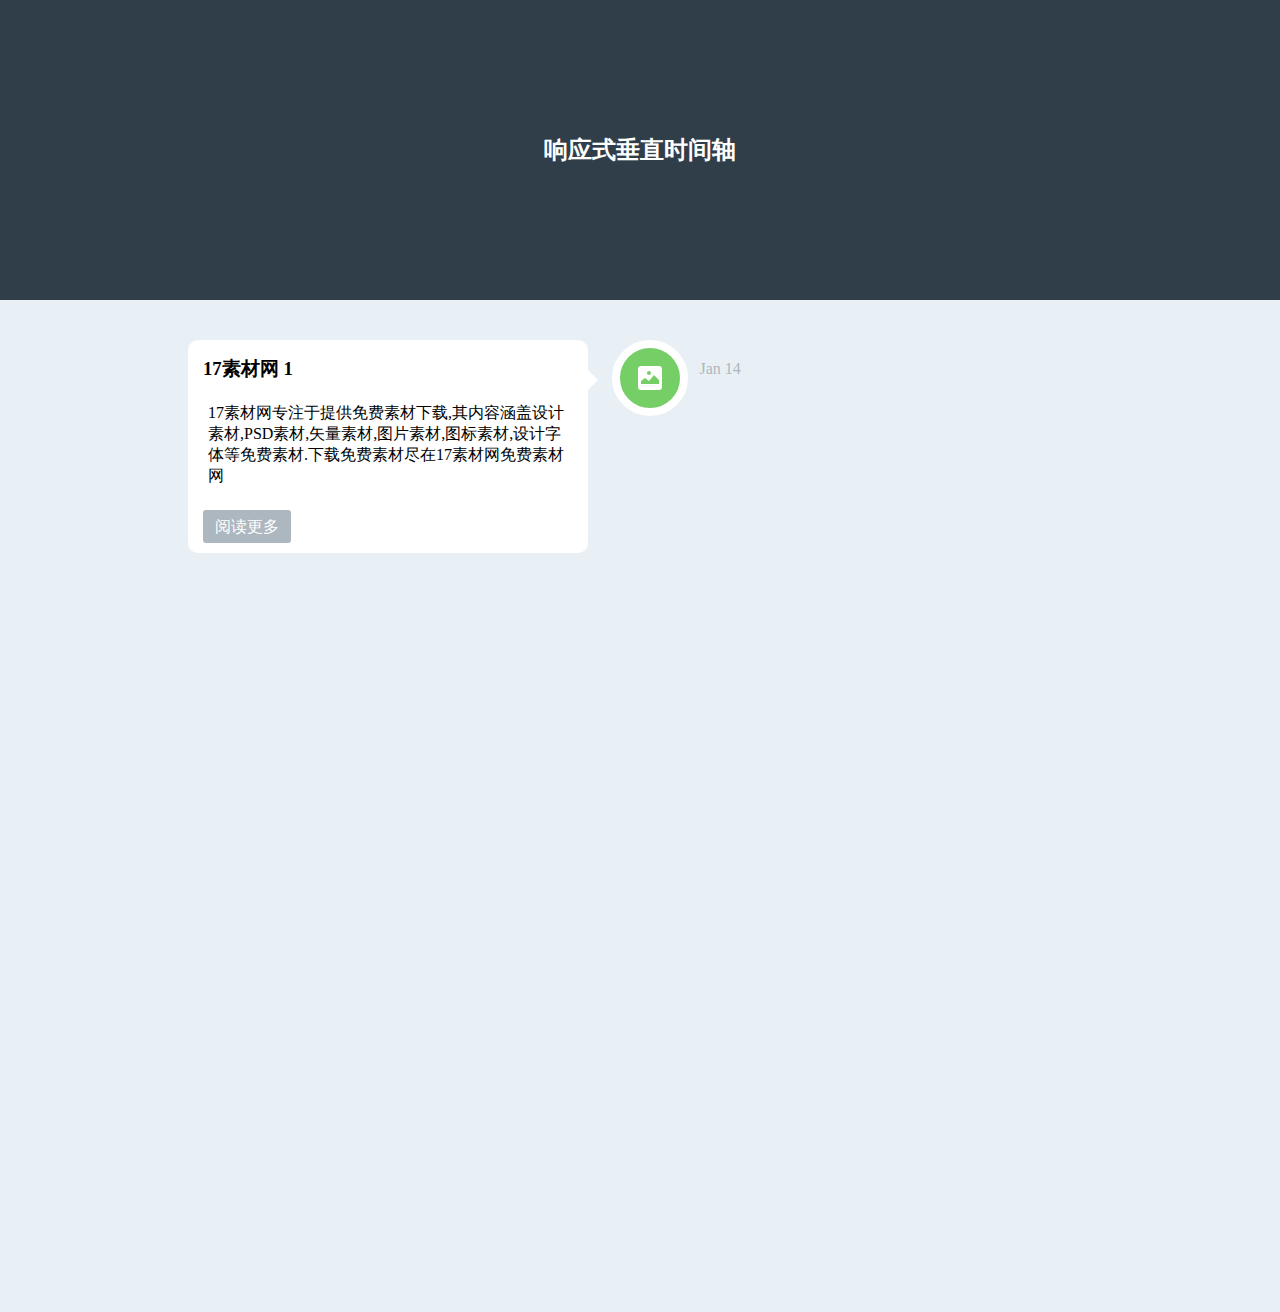
<file: giteecss/mine/index copy.html>
<!DOCTYPE html>
<html lang="en">
<head>
    <meta charset="UTF-8">
    <meta http-equiv="X-UA-Compatible" content="IE=edge">
    <meta name="viewport" content="width=device-width, initial-scale=1.0">
    <title>Document</title>
    <link rel="stylesheet" href="./index.css">
    <script src="./jquery-1.10.1.min.js"></script>
    <script src="timeline.js"></script>
    <script src="./index.js"></script>
</head>
<body>
    <div class="upperTitle">
        <h3>响应式垂直时间轴</h3>
    </div>
    <div class="outer">
        <div class="container">
            <!-- <ul class="timeline">
                <li class="timelineItem">
                    <div class="contentBox">
                        <h3 class="title">17素材网 1
                        </h3>
                        <p class="desc">17素材网专注于提供免费素材下载,其内容涵盖设计素材,PSD素材,矢量素材,图片素材,图标素材,设计字体等免费素材.下载免费素材尽在17素材网免费素材网</p>
                        <a href="#" class="more">阅读更多</a>
                        <span class="date">Jan 14</span>
                    </div>
                    <div class="iconBox">
                        <img src="./image/cd-icon-picture.svg" alt="">
                    </div>
                    <div class="line"></div>
                </li>
                <li class="timelineItem">
                    <div class="contentBox">
                        <h3 class="title">17素材网 1
                        </h3>
                        <p class="desc">17素材网专注于提供免费素材下载,其内容涵盖设计素材,PSD素材,矢量素材,图片素材,图标素材,设计字体等免费素材.下载免费素材尽在17素材网免费素材网</p>
                        <a href="#" class="more">阅读更多</a>
                        <span class="date">Jan 18</span>
                    </div>
                    <div class="iconBox location">
                        <img src="./image/cd-icon-location.svg" alt="">
                    </div>
                    <div class="line"></div>
                </li>
                <li class="timelineItem">
                    <div class="contentBox">
                        <h3 class="title">17素材网 1
                        </h3>
                        <p class="desc">17素材网专注于提供免费素材下载,其内容涵盖设计素材,PSD素材,矢量素材,图片素材,图标素材,设计字体等免费素材.下载免费素材尽在17素材网免费素材网</p>
                        <a href="#" class="more">阅读更多</a>
                        <span class="date">Jan 20</span>
                    </div>
                    <div class="iconBox movie">
                        <img src="./image/cd-icon-movie.svg" alt="">
                    </div>
                    <div class="line"></div>
                </li>
                <li class="timelineItem last">
                    <div class="contentBox">
                        <h3 class="title">17素材网 1
                        </h3>
                        <p class="desc">17素材网专注于提供免费素材下载,其内容涵盖设计素材,PSD素材,矢量素材,图片素材,图标素材,设计字体等免费素材.下载免费素材尽在17素材网免费素材网</p>
                        <a href="#" class="more">阅读更多</a>
                        <span class="date">Jan 22</span>
                    </div>
                    <div class="iconBox">
                        <img src="./image/cd-icon-picture.svg" alt="">
                    </div>
                    <div class="line"></div>
                </li>
            </ul> -->
        </div>
    </div>
</body>
</html>
</file>
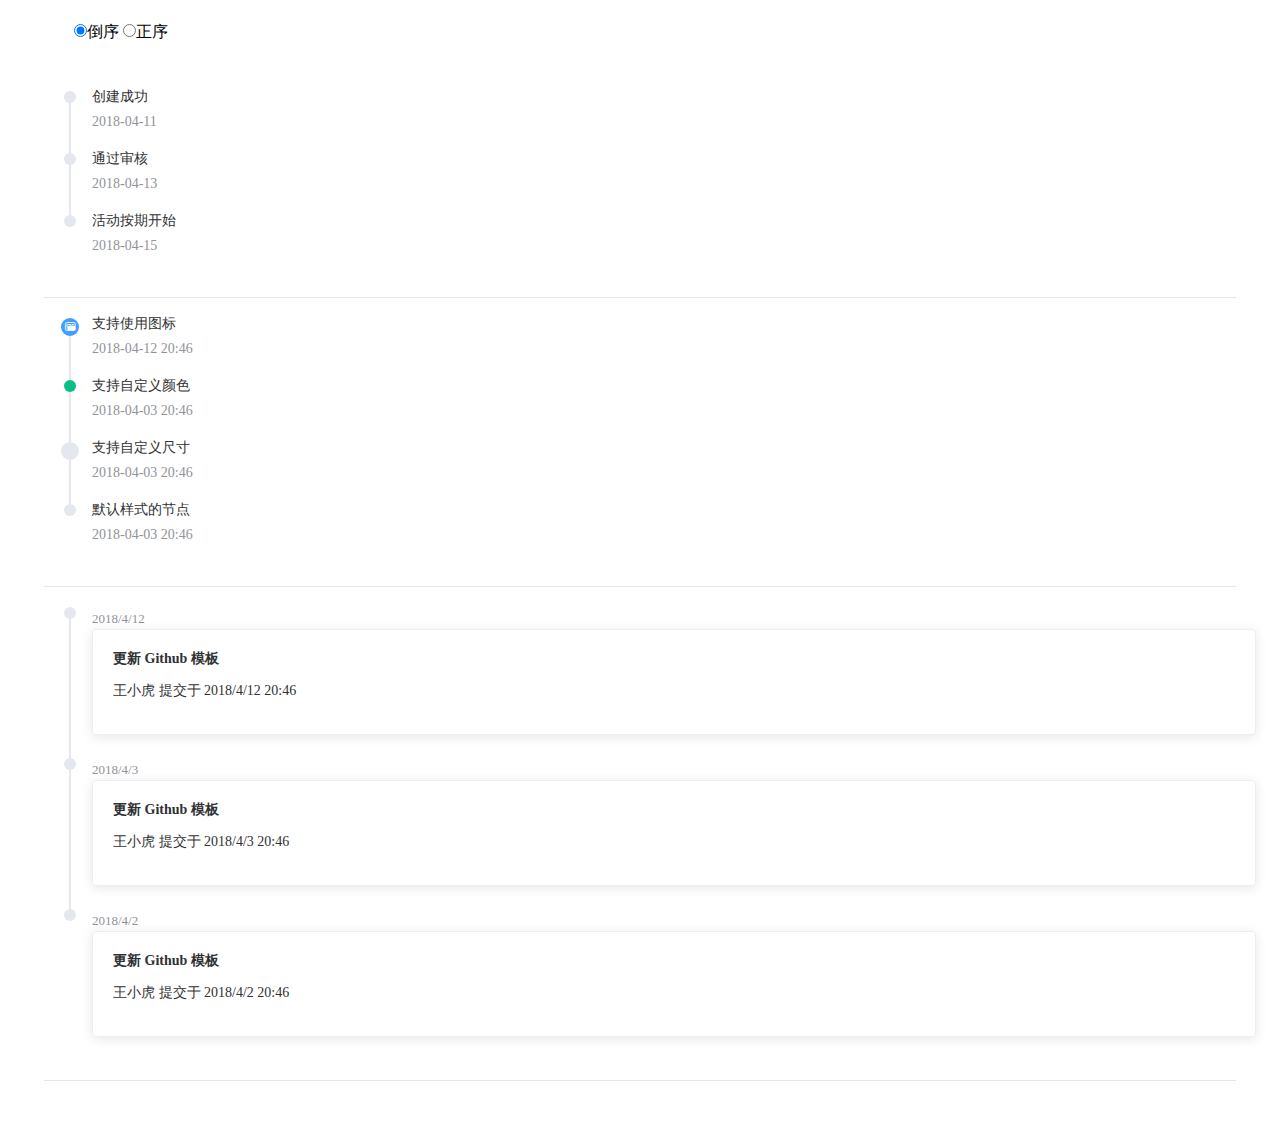
<file: js/1-mine/index copy.html>
<!DOCTYPE html>
<html lang="en">
<head>
    <meta charset="UTF-8">
    <meta http-equiv="X-UA-Compatible" content="IE=edge">
    <meta name="viewport" content="width=device-width, initial-scale=1.0">
    <title>Document</title>
    <link rel="stylesheet" href="./index.css">
    <link rel="stylesheet" href="../../iconfont/iconfont.css">
    <script src="./timeline.js" defer></script>
    <script src="./index.js" defer></script>
</head>
<body>
    <input type="radio" name="order" id="reverse"><label for="reverse">倒序</label>
    <input type="radio" name="order" id="positive"><label for="positive">正序</label>
    <div class="container">
      <!--   <ul class="timeline">
            <li class="timelineSection">
                <div class="lineSpot">
                    <div class="spot"></div>
                    <div class="line"></div>
                </div>
                <div class="contentContainer">
                    <div class="content">创建成功</div>
                    <div class="timeStamp">2018-04-11</div>
                </div>
            </li>
            <li class="timelineSection">
                <div class="lineSpot">
                    <div class="spot"></div>
                    <div class="line"></div>
                </div>
                <div class="contentContainer">
                    <div class="content">通过审核</div>
                    <div class="timeStamp">2018-04-13</div>
                </div>
            </li>
            <li class="timelineSection last">
                <div class="lineSpot">
                    <div class="spot"></div>
                    <div class="line"></div>
                </div>
                <div class="contentContainer">
                    <div class="content">活动按期开始</div>
                    <div class="timeStamp">2018-04-15</div>
                </div>
            </li>
        </ul>
        <ul class="timeline l">
            <li class="timelineSection">
                <div class="lineSpot">
                    <div class="spot"></div>
                    <div class="line"></div>
                </div>
                <div class="contentContainer">
                    <div class="content">活动按期开始</div>
                    <div class="timeStamp">2018-04-15</div>
                </div>
            </li>
            <li class="timelineSection">
                <div class="lineSpot">
                    <div class="spot"></div>
                    <div class="line"></div>
                </div>
                <div class="contentContainer">
                    <div class="content">通过审核</div>
                    <div class="timeStamp">2018-04-13</div>
                </div>
            </li>
            <li class="timelineSection last">
                <div class="lineSpot">
                    <div class="spot"></div>
                    <div class="line"></div>
                </div>
                <div class="contentContainer">
                    <div class="content">创建成功</div>
                    <div class="timeStamp">2018-04-11</div>
                </div>
            </li>
        </ul>
        <div class="divisionSection"></div>
        <ul class="timeline customNodeStyle">
            <li class="timelineSection">
                <div class="lineSpot">
                    <div class="spot">
                        <i class="iconfont icon-xinwendongtai"></i>
                    </div>
                    <div class="line"></div>
                </div>
                <div class="contentContainer">
                    <div class="content">支持使用图标</div>
                    <div class="timeStamp">2018-04-11</div>
                </div>
            </li>
            <li class="timelineSection">
                <div class="lineSpot">
                    <div class="spot">
                        
                    </div>
                    <div class="line"></div>
                </div>
                <div class="contentContainer">
                    <div class="content">支持自定义颜色</div>
                    <div class="timeStamp">2018-04-11</div>
                </div>
            </li>
            <li class="timelineSection">
                <div class="lineSpot">
                    <div class="spot">
                        
                    </div>
                    <div class="line"></div>
                </div>
                <div class="contentContainer">
                    <div class="content">支持自定义尺寸</div>
                    <div class="timeStamp">2018-04-11</div>
                </div>
            </li>
            <li class="timelineSection last">
                <div class="lineSpot">
                    <div class="spot"></div>
                    <div class="line"></div>
                </div>
                <div class="contentContainer">
                    <div class="content">默认样式的节点</div>
                    <div class="timeStamp">2018-04-11</div>
                </div>
            </li>
        </ul>
        <div class="divisionSection"></div>
        <ul class="timeline customTimeStamp">
            <li class="timelineSection">
                <div class="lineSpot">
                    <div class="spot">
                    </div>
                    <div class="line"></div>
                </div>
                <div class="contentContainer">
                    <div class="timeStamp">2018-04-11</div>
                    <div class="content">
                        <h3 class="title">更新 Github 模板</h3>
                        <p class="desc">王小虎 提交于 2018/4/12 20:46</p>
                    </div>
                </div>
            </li>
            <li class="timelineSection">
                <div class="lineSpot">
                    <div class="spot">
                        
                    </div>
                    <div class="line"></div>
                </div>
                <div class="contentContainer">
                    <div class="timeStamp">2018-04-11</div>
                    <div class="content">
                        <h3 class="title">更新 Github 模板</h3>
                        <p class="desc">王小虎 提交于 2018/4/12 20:46</p>
                    </div>
                </div>
            </li>
            <li class="timelineSection">
                <div class="lineSpot">
                    <div class="spot">
                        
                    </div>
                    <div class="line"></div>
                </div>
                <div class="contentContainer">
                    <div class="timeStamp">2018-04-11</div>
                    <div class="content">
                        <h3 class="title">更新 Github 模板</h3>
                        <p class="desc">王小虎 提交于 2018/4/12 20:46</p>
                    </div>
                </div>
            </li>
            <li class="timelineSection last">
                <div class="lineSpot">
                    <div class="spot"></div>
                    <div class="line"></div>
                </div>
                <div class="contentContainer">
                    <div class="timeStamp">2018-04-11</div>
                    <div class="content">
                        <h3 class="title">更新 Github 模板</h3>
                        <p class="desc">王小虎 提交于 2018/4/12 20:46</p>
                    </div>
                </div>
            </li>
        </ul> -->
    </div>
</body>
</html>
</file>
<file: css/1-mine/index.css>
* {
  margin: 0;
  padding: 0;
}

#reverse {
  margin-left: 60px;
}

#reverse:checked + input + label + .timeline {
  display: block;
}

#reverse:checked + input + label + .timeline + .timeline {
  display: none;
}

#positive:checked + label + .timeline {
  display: none;
}

#positive:checked + label + .timeline + .timeline {
  display: block;
}

.container .timeline {
  font-size: 14px;
  margin: 30px;
}

.container .timeline .timelineSection {
  display: flex;
  margin-left: 30px;
  position: relative;
}

.container .timeline .timelineSection .lineSpot {
  display: flex;
  flex-direction: column;
  align-items: center;
  width: 15px;
}

.container .timeline .timelineSection .lineSpot .spot {
  width: 15px;
  height: 15px;
  border-radius: 50%;
  background-color: #ddd;
}

.container .timeline .timelineSection .lineSpot .line {
  width: 2px;
  height: 50px;
  background-color: #ddd;
}

.container .timeline .timelineSection .contentContainer {
  margin-left: 15px;
}

.container .timeline .timelineSection .contentContainer .content {
  line-height: 14px;
  margin: 0 0 5px 5px;
}

.container .timeline .timelineSection .contentContainer .timeStamp {
  color: #999;
}

.container .timeline .timelineSection.last .line {
  display: none;
}

.container .timeline.l {
  display: none;
}

.container .divisionSection {
  margin: 20px;
  height: 1px;
  background-color: #ddd;
}

.container .timeline.customNodeStyle .timelineSection:first-of-type .lineSpot .spot {
  background-color: #008cff;
  color: white;
  text-align: center;
  width: 18px;
  height: 18px;
}

.container .timeline.customNodeStyle .timelineSection:first-of-type .lineSpot .spot .iconfont {
  font-size: 12px;
  line-height: 18px;
  vertical-align: text-top;
}

.container .timeline.customNodeStyle .timelineSection:nth-of-type(2) .spot {
  background-color: #56ba27;
}

.container .timeline.customNodeStyle .timelineSection:nth-of-type(3) .spot {
  width: 20px;
  height: 20px;
}

.container .timeline.customTimeStamp .timelineSection .contentContainer {
  position: relative;
}

.container .timeline.customTimeStamp .timelineSection .contentContainer .content {
  position: absolute;
  width: 800px;
  border-radius: 5px;
  top: 20px;
  background-color: white;
  padding: 5px;
  line-height: 24px;
  box-shadow: 1px 1px 3px rgba(0, 0, 0, 0.6);
}

.container .timeline.customTimeStamp .timelineSection .contentContainer .content .title {
  margin: 10px 0;
  padding: 3px 8px;
}

.container .timeline.customTimeStamp .timelineSection .contentContainer .content .desc {
  margin: 5px 0;
  padding: 3px 8px;
  color: #888;
}

.container .timeline.customTimeStamp .timelineSection .contentContainer .timeStamp {
  line-height: 14px;
  margin: 0 0 5px 5px;
}

.container .timeline.customTimeStamp .timelineSection .lineSpot .line {
  height: 110px;
}

.container .timeline.customTimeStamp .timelineSection.last {
  height: 105px;
}
</file>
<file: iconfont/iconfont.css>
@font-face {
  font-family: "iconfont"; /* Project id 2879516 */
  src: url('iconfont.woff2?t=1634694122299') format('woff2'),
       url('iconfont.woff?t=1634694122299') format('woff'),
       url('iconfont.ttf?t=1634694122299') format('truetype');
}

.iconfont {
  font-family: "iconfont" !important;
  font-size: 16px;
  font-style: normal;
  -webkit-font-smoothing: antialiased;
  -moz-osx-font-smoothing: grayscale;
}

.icon-kejituandui:before {
  content: "\e60e";
}

.icon-tongzhigonggao:before {
  content: "\e60f";
}

.icon-xinwendongtai:before {
  content: "\e611";
}

.icon-yewuliucheng:before {
  content: "\e614";
}
</file>
<file: css/2-element/font.css>
.page-changelog {
  padding-bottom: 100px;
}
.page-changelog .fr {
  float: right;
  padding: 0;
}
.page-changelog .fr.el-button {
  transform: translateY(-3px);
}
.page-changelog .fr a {
  display: block;
  padding: 10px 15px;
  color: #333;
}
.page-changelog .fr:hover a {
  color: #409eff;
}
.page-changelog .heading {
  font-size: 24px;
  margin-bottom: 60px;
  color: #333;
}
.page-changelog .timeline {
  padding: 0 0 10px;
  position: relative;
  color: #5e6d82;
}
.page-changelog .timeline > li {
  position: relative;
  padding-bottom: 15px;
  list-style: none;
  line-height: 1.8;
  border: 1px solid #ddd;
  border-radius: 4px;
}
.page-changelog .timeline > li:not(:last-child) {
  margin-bottom: 50px;
}
.page-changelog .timeline ul {
  padding: 30px 30px 15px;
}
.page-changelog .timeline ul ul {
  padding: 5px 0 0 27px;
}
.page-changelog .timeline ul ul li {
  padding-left: 0;
  color: #555;
  word-break: normal;
}
.page-changelog .timeline ul ul li:before {
  content: "";
  circle: 4px #fff;
  border: 1px solid #333;
  margin-right: -12px;
  display: inline-block;
  vertical-align: middle;
}
.page-changelog .timeline li li {
  font-size: 16px;
  list-style: none;
  padding-left: 20px;
  padding-bottom: 5px;
  color: #333;
  word-break: break-all;
}
.page-changelog .timeline li li:before {
  content: "";
  circle: 6px #333;
  transform: translateX(-20px);
  display: inline-block;
  vertical-align: middle;
}
.page-changelog .timeline i {
  padding: 0 20px;
  display: inline-block;
}
.page-changelog .timeline h3 {
  margin: 0;
  padding: 15px 30px;
  border-bottom: 1px solid #ddd;
  font-size: 20px;
  color: #333;
  font-weight: 700;
}
.page-changelog .timeline h3 a {
  opacity: 1;
  font-size: 20px;
  float: none;
  margin-left: 0;
  color: #333;
}
.page-changelog .timeline h4 {
  margin: 0 0 -10px;
  font-size: 18px;
  padding-left: 54px;
  padding-top: 30px;
  font-weight: 700;
}
.page-changelog .timeline p {
  margin: 0;
}
.page-changelog .timeline em {
  position: absolute;
  right: 30px;
  font-style: normal;
  top: 23px;
  font-size: 16px;
  color: #666;
}
.page-component__scroll {
  height: calc(100% - 80px);
  margin-top: 80px;
}
.page-component__scroll > .el-scrollbar__wrap {
  overflow-x: auto;
}
.page-component {
  box-sizing: border-box;
  height: 100%;
}
.page-component.page-container {
  padding: 0;
}
.page-component .page-component__nav {
  width: 240px;
  position: fixed;
  top: 0;
  bottom: 0;
  margin-top: 80px;
  transition: padding-top 0.3s;
}
.page-component .page-component__nav > .el-scrollbar__wrap {
  height: 100%;
  overflow-x: auto;
}
.page-component .page-component__nav.is-extended {
  padding-top: 0;
}
.page-component .side-nav {
  height: 100%;
  padding-top: 50px;
  padding-bottom: 50px;
  padding-right: 0;
}
.page-component .side-nav > ul {
  padding-bottom: 50px;
}
.page-component .page-component__content {
  padding-left: 270px;
  padding-bottom: 100px;
  box-sizing: border-box;
}
.page-component .content {
  padding-top: 50px;
}
.page-component .content > h3 {
  margin: 55px 0 20px;
}
.page-component .content > table {
  border-collapse: collapse;
  width: 100%;
  background-color: #fff;
  font-size: 14px;
  margin-bottom: 45px;
  line-height: 1.5em;
}
.page-component .content > table strong {
  font-weight: 400;
}
.page-component .content > table td,
.page-component .content > table th {
  border-bottom: 1px solid #dcdfe6;
  padding: 15px;
  max-width: 250px;
}
.page-component .content > table th {
  text-align: left;
  white-space: nowrap;
  color: #909399;
  font-weight: 400;
}
.page-component .content > table td {
  color: #606266;
}
.page-component .content > table td:first-child,
.page-component .content > table th:first-child {
  padding-left: 10px;
}
.page-component .content > ul:not(.timeline) {
  margin: 10px 0;
  padding: 0 0 0 20px;
  font-size: 14px;
  color: #5e6d82;
  line-height: 2em;
}
@media (max-width: 768px) {
  .page-component .page-component__nav {
    width: 100%;
    position: static;
    margin-top: 0;
  }
  .page-component .side-nav {
    padding-top: 0;
    padding-left: 50px;
  }
  .page-component .page-component__content {
    padding-left: 10px;
    padding-right: 10px;
  }
  .page-component .content {
    padding-top: 0;
  }
  .page-component .content > table {
    overflow: auto;
    display: block;
  }
}
.cards[data-v-7aed89bc] {
  margin: 30px 0 70px;
}
.card[data-v-7aed89bc] {
  background: #fbfcfd;
  height: 204px;
  text-align: center;
}
.card img[data-v-7aed89bc] {
  margin: 40px auto 25px;
  width: 80px;
  height: 80px;
}
.card h4[data-v-7aed89bc] {
  font-size: 18px;
  color: #1f2d3d;
  font-weight: 400;
  margin: 0;
}
.card span[data-v-7aed89bc] {
  font-size: 14px;
  color: #99a9bf;
}
.page-guide {
  padding: 55px 30px 95px;
  box-sizing: border-box;
}
.page-guide .content {
  padding-left: 25px;
  margin-left: -1px;
}
.page-guide .content h2 {
  margin-bottom: 10px;
}
.page-guide .content h3 {
  font-size: 22px;
  font-weight: 400;
  margin: 0 0 30px;
  color: #1f2d3d;
}
.page-guide .content p {
  line-height: 1.6;
  font-size: 14px;
  color: #5e6d82;
}
.page-guide .content ul {
  margin-bottom: 50px;
  padding-left: 0;
}
.page-guide .content li {
  font-size: 14px;
  margin-bottom: 10px;
  color: #99a9bf;
  list-style: none;
}
.page-guide .content li:before {
  content: "";
  display: inline-block;
  width: 4px;
  height: 4px;
  border-radius: 50%;
  vertical-align: middle;
  background-color: #5e6d82;
  margin-right: 5px;
}
.page-guide .content li strong {
  color: #5e6d82;
  font-weight: 400;
}
@media (max-width: 768px) {
  .page-guide .content {
    padding-left: 0;
  }
}
.banner[data-v-706538fd] {
  text-align: center;
}
.banner-desc[data-v-706538fd] {
  padding-top: 50px;
}
.banner-desc h1[data-v-706538fd] {
  font-size: 34px;
  margin: 0;
  line-height: 48px;
  color: #555;
}
.banner-desc p[data-v-706538fd] {
  font-size: 18px;
  line-height: 28px;
  color: #888;
  margin: 10px 0 5px;
}
.sponsors[data-v-706538fd] {
  display: flex;
  justify-content: center;
}
.sponsor[data-v-706538fd] {
  margin: 0 20px 50px;
  display: inline-flex;
  width: 300px;
  height: 100px;
  justify-content: center;
}
.sponsor img[data-v-706538fd] {
  margin-right: 20px;
}
.sponsor div[data-v-706538fd] {
  display: flex;
  flex-direction: column;
  justify-content: center;
}
.sponsor p[data-v-706538fd] {
  margin: 0;
  line-height: 1.8;
  color: #999;
  font-size: 14px;
}
.jumbotron[data-v-706538fd] {
  width: 890px;
  margin: 30px auto;
  position: relative;
}
.jumbotron img[data-v-706538fd] {
  width: 100%;
}
.jumbotron .jumbotron-red[data-v-706538fd] {
  transition: height 0.1s;
  background: #fff;
  position: absolute;
  left: 0;
  top: 0;
  overflow: hidden;
}
.cards[data-v-706538fd] {
  margin: 0 auto 110px;
  width: 1140px;
}
.cards .container[data-v-706538fd] {
  padding: 0;
  margin: 0 -11px;
  width: auto;
}
.cards .container[data-v-706538fd]:after,
.cards .container[data-v-706538fd]:before {
  display: table;
  content: "";
}
.cards .container[data-v-706538fd]:after {
  clear: both;
}
.cards li[data-v-706538fd] {
  width: 25%;
  padding: 0 19px;
  box-sizing: border-box;
  float: left;
  list-style: none;
}
.cards img[data-v-706538fd] {
  width: 160px;
  height: 120px;
}
.card[data-v-706538fd] {
  height: 430px;
  width: 100%;
  background: #fff;
  border: 1px solid #eaeefb;
  border-radius: 5px;
  box-sizing: border-box;
  text-align: center;
  position: relative;
  transition: all 0.3s ease-in-out;
  bottom: 0;
}
.card img[data-v-706538fd] {
  margin: 66px auto 60px;
}
.card h3[data-v-706538fd] {
  margin: 0;
  font-size: 18px;
  color: #1f2f3d;
  font-weight: 400;
}
.card p[data-v-706538fd] {
  font-size: 14px;
  color: #99a9bf;
  padding: 0 25px;
  line-height: 20px;
}
.card a[data-v-706538fd] {
  height: 53px;
  line-height: 52px;
  font-size: 14px;
  color: #409eff;
  text-align: center;
  border: 0;
  border-top: 1px solid #eaeefb;
  padding: 0;
  cursor: pointer;
  width: 100%;
  position: absolute;
  bottom: 0;
  left: 0;
  background-color: #fff;
  border-radius: 0 0 5px 5px;
  transition: all 0.3s;
  text-decoration: none;
  display: block;
}
.card a[data-v-706538fd]:hover {
  color: #fff;
  background: #409eff;
}
.card[data-v-706538fd]:hover {
  bottom: 6px;
  box-shadow: 0 6px 18px 0 rgba(232, 237, 250, 0.5);
}
@media (max-width: 1140px) {
  .cards[data-v-706538fd] {
    width: 100%;
  }
  .cards .container[data-v-706538fd] {
    width: 100%;
    margin: 0;
  }
  .banner .container[data-v-706538fd] {
    width: 100%;
    box-sizing: border-box;
  }
  .banner img[data-v-706538fd] {
    right: 0;
  }
}
@media (max-width: 1000px) {
  .banner .container img[data-v-706538fd],
  .jumbotron[data-v-706538fd] {
    display: none;
  }
}
@media (max-width: 768px) {
  .cards li[data-v-706538fd] {
    width: 80%;
    margin: 0 auto 20px;
    float: none;
  }
  .cards .card[data-v-706538fd] {
    height: auto;
    padding-bottom: 54px;
  }
  .banner-desc #line2[data-v-706538fd],
  .banner-stars[data-v-706538fd] {
    display: none;
  }
  .banner-desc h2[data-v-706538fd] {
    font-size: 32px;
  }
  .banner-desc p[data-v-706538fd] {
    width: auto;
  }
}
.theme-intro-b[data-v-706538fd] {
  position: fixed;
  left: 0;
  right: 0;
  top: 0;
  bottom: 0;
  z-index: 200;
}
.theme-intro-b .intro-banner[data-v-706538fd] {
  position: absolute;
}
.theme-intro-b img[data-v-706538fd] {
  width: 300px;
}
.theme-intro-b .title[data-v-706538fd] {
  position: absolute;
  top: 0;
  bottom: 0;
  left: 0;
  right: 0;
  color: #fff;
  text-align: center;
  font-weight: 700;
  font-size: 20px;
  display: flex;
  justify-content: center;
  align-items: center;
}
.theme-intro-b .title p[data-v-706538fd] {
  padding: 0;
  margin: 10px 0;
}
.theme-intro-a[data-v-706538fd] {
  position: fixed;
  left: 0;
  right: 0;
  top: 0;
  bottom: 0;
  z-index: 200;
}
.theme-intro-a .mask[data-v-706538fd] {
  position: fixed;
  left: 0;
  right: 0;
  top: 0;
  bottom: 0;
  background: #000;
  opacity: 0.5;
}
.theme-intro-a .intro-banner[data-v-706538fd] {
  top: 50%;
  left: 50%;
  position: fixed;
  -webkit-transform: translate(-50%, -50%);
  transform: translate(-50%, -50%);
  box-sizing: border-box;
  text-align: center;
  z-index: 100;
}
.theme-intro-a .intro-banner img[data-v-706538fd] {
  width: 100%;
}
.theme-intro-a .intro-banner .intro-text[data-v-706538fd] {
  position: absolute;
  top: 50%;
  left: 0;
  right: 0;
}
.theme-intro-a .intro-banner .intro-text p[data-v-706538fd] {
  padding: 0;
  margin: 0;
  font-size: 48px;
  font-weight: 700;
  color: #fff;
}
h3[data-v-aadaaa32] {
  margin-bottom: 15px;
}
.block[data-v-aadaaa32] {
  margin-bottom: 55px;
}
p[data-v-aadaaa32] {
  margin: 0 0 15px;
}
.nav-demos p[data-v-aadaaa32] {
  margin-bottom: 50px;
}
.nav-demos h5[data-v-aadaaa32] {
  margin: 0;
}
.nav-demos img[data-v-aadaaa32] {
  padding: 15px;
  background-color: #f9fafc;
  width: 100%;
  margin-bottom: 15px;
  cursor: pointer;
}
.dialog-img[data-v-aadaaa32] {
  position: fixed;
  overflow: auto;
  top: 0;
  right: 0;
  bottom: 0;
  left: 0;
  z-index: 1000;
  -webkit-overflow-scrolling: touch;
  outline: 0;
}
.dialog-img .imgWrap[data-v-aadaaa32] {
  margin: 0 auto;
  position: relative;
  top: 100px;
  padding-bottom: 50px;
}
.dialog-img img[data-v-aadaaa32] {
  display: block;
  width: 100%;
}
.mask[data-v-aadaaa32] {
  position: fixed;
  top: 0;
  right: 0;
  left: 0;
  bottom: 0;
  background-color: #373737;
  background-color: rgba(55, 55, 55, 0.6);
  height: 100%;
  z-index: 1000;
}
.zoom-enter-active[data-v-aadaaa32],
.zoom-leave-active[data-v-aadaaa32] {
  transition: transform 0.3s cubic-bezier(0.78, 0.14, 0.15, 0.86),
    opacity 0.3s cubic-bezier(0.78, 0.14, 0.15, 0.86);
}
.zoom-enter[data-v-aadaaa32],
.zoom-leave-active[data-v-aadaaa32] {
  transform: scale(0.3);
  opacity: 0;
}
.fade-enter-active[data-v-aadaaa32],
.fade-leave-active[data-v-aadaaa32] {
  transition: opacity 0.3s cubic-bezier(0.78, 0.14, 0.15, 0.86);
}
.fade-enter[data-v-aadaaa32],
.fade-leave-active[data-v-aadaaa32] {
  opacity: 0;
}
.page-resource[data-v-c8214268] {
  padding-top: 55px;
  box-sizing: border-box;
}
.page-resource .resource-placeholder[data-v-c8214268] {
  margin: 50px auto 100px;
  text-align: center;
}
.page-resource .resource-placeholder img[data-v-c8214268] {
  width: 150px;
}
.page-resource .resource-placeholder h4[data-v-c8214268] {
  margin: 20px 0 16px;
  font-size: 16px;
  color: #1f2f3d;
  line-height: 1;
}
.page-resource .resource-placeholder p[data-v-c8214268] {
  margin: 0;
  font-size: 14px;
  color: #99a9bf;
  line-height: 1;
}
.cards[data-v-c8214268] {
  margin: 35px auto 110px;
}
.cards .container[data-v-c8214268] {
  padding: 0;
  margin: 0 -11px;
  width: auto;
}
.cards .container[data-v-c8214268]:after,
.cards .container[data-v-c8214268]:before {
  display: table;
  content: "";
}
.cards .container[data-v-c8214268]:after {
  clear: both;
}
.cards li[data-v-c8214268] {
  width: 33.33333%;
  padding: 0 11px;
  box-sizing: border-box;
  float: left;
  list-style: none;
}
h2[data-v-c8214268] {
  font-size: 28px;
  margin: 0;
}
p[data-v-c8214268] {
  font-size: 14px;
  color: #5e6d82;
}
.card[data-v-c8214268] {
  height: 394px;
  width: 100%;
  background: #fff;
  border: 1px solid #eaeefb;
  border-radius: 5px;
  box-sizing: border-box;
  text-align: center;
  position: relative;
  transition: bottom 0.3s;
  bottom: 0;
}
.card img[data-v-c8214268] {
  margin: 75px auto 35px;
  height: 87px;
}
.card h3[data-v-c8214268] {
  margin: 0 0 10px;
  font-size: 18px;
  color: #1f2f3d;
  font-weight: 400;
  height: 22px;
}
.card p[data-v-c8214268] {
  font-size: 14px;
  color: #99a9bf;
  padding: 0 30px;
  margin: 0;
  word-break: break-all;
  line-height: 1.8;
}
.card a[data-v-c8214268] {
  height: 42px;
  width: 190px;
  display: inline-block;
  line-height: 42px;
  font-size: 14px;
  background-color: #409eff;
  color: #fff;
  text-align: center;
  border: 0;
  padding: 0;
  cursor: pointer;
  border-radius: 2px;
  transition: all 0.3s;
  text-decoration: none;
  margin-top: 20px;
}
@media (max-width: 850px) {
  .cards li[data-v-c8214268] {
    max-width: 500px;
    float: none;
    margin: 10px auto 30px;
    width: 80%;
  }
  .cards li .card[data-v-c8214268] {
    height: auto;
    padding-bottom: 20px;
  }
  .cards h3[data-v-c8214268] {
    height: auto;
  }
}
.page-container.page-theme-preview {
  padding-top: 30px;
}
.page-container.page-theme-preview .display {
  width: 75%;
  display: inline-block;
  vertical-align: top;
}
.page-container.page-theme-preview .display h3 {
  font-size: 28px;
  margin: 30px 0 0;
}
.page-container.page-theme-preview .side {
  display: inline-block;
  width: 25%;
}
.page-container.page-theme-preview .side .editor {
  overflow: hidden;
  background: #f5f7fa;
  border: 1px solid #ebeef5;
  border-radius: 5px;
  margin-bottom: 20px;
}
.page-container.page-theme-preview .side .editor.fixed {
  position: fixed;
  width: 285px;
  box-sizing: border-box;
}
.page-theme:last-child {
  margin-bottom: 55px;
}
.page-theme h2 {
  font-size: 28px;
  line-height: 28px;
  margin: 0;
}
.page-theme ul {
  list-style: none;
  padding: 0;
  margin: 0;
  display: flex;
  flex-wrap: wrap;
  justify-content: space-between;
}
.page-theme .theme-card {
  display: inline-block;
  height: 150px;
  height: 16vw;
  max-height: 230px;
  flex: 0 0 24%;
  cursor: default;
  vertical-align: bottom;
}
.page-theme .theme-section {
  margin-bottom: 20px;
}
.page-theme .second-section {
  margin-top: 60px;
}
.config {
  padding: 5px 0;
}
.config-label {
  color: #606266;
  font-size: 14px;
  padding-bottom: 8px;
  position: relative;
}
.content-80 {
  box-sizing: border-box;
  display: inline-block;
  width: 80%;
}
.content-20 {
  width: 20%;
}
.content-10,
.content-20 {
  box-sizing: border-box;
  display: inline-block;
  vertical-align: bottom;
}
.content-10 {
  width: 10%;
}
.content-15 {
  box-sizing: border-box;
  display: inline-block;
  width: 15%;
  vertical-align: bottom;
}
input {
  cursor: pointer;
}
.colorPicker {
  margin-left: 10px;
  vertical-align: bottom;
}
.select {
  width: 100%;
}
.plus-button[data-v-98c1688e] {
  position: absolute;
  left: 90%;
  margin-top: 4px;
}
.colorPicker[data-v-98c1688e] {
  margin-left: 0;
}
.content-20 .el-input__suffix-inner span[data-v-98c1688e] {
  line-height: 28px;
}
.content-20[data-v-98c1688e] {
  padding: 0 3px;
}
.content-10[data-v-98c1688e] {
  vertical-align: top;
}
.content-tip[data-v-98c1688e] {
  color: #909399;
  font-size: 12px;
}
.config-content[data-v-98c1688e] {
  padding: 5px 0;
}
.el-button--mini.is-round[data-v-98c1688e] {
  padding: 3px;
}
.editor-main {
  padding: 0 18px 15px;
  overflow-y: auto;
}
.category-name {
  color: #c0c4cc;
  font-size: 18px;
  display: block;
  margin: 13px 0 3px;
}
.configurator-action {
  padding: 15px 18px 0;
}
.configurator-action .action-group {
  padding: 5px 0;
}
.configurator-action .action-group img {
  cursor: not-allowed;
  width: 16px;
  height: 16px;
  padding: 7px 0;
  margin-left: 5px;
  opacity: 0.5;
}
.configurator-action .action-group img.active {
  opacity: 1;
  cursor: pointer;
}
.configurator-action .action-group img:last-of-type {
  margin-left: 10px;
}
.configurator-action .action-group .button-group {
  float: right;
}
.configurator-action .action-group .button-group .el-button {
  padding: 6px 15px;
}
.configurator-action .action-group .button-group .el-button.is-disabled {
  color: #c0c4cc;
  background-color: #fff;
  border-color: #ebeef5;
}
.configurator-action .action-group .button-group .reset {
  background: #e6f1fc;
  color: #1989fa;
  border-color: #a2cffc;
}
.configurator-action .action-group .button-group .download {
  background: #1989fa;
  color: #fff;
  border-color: #1989fa;
}
.configurator-action .selector {
  width: 100%;
}
.configurator-action .selector input {
  background: #f5f7fa;
  border: none;
  font-size: 18px;
  padding-left: 0;
  color: #606266;
}
.configurator-action .line {
  width: 100%;
  height: 0;
  border-bottom: 1px solid #dcdfe6;
}
.main-configurator {
  height: 100%;
  display: flex;
  flex-direction: column;
}
.component-preview {
  padding-right: 10px;
}
.component-preview:last-of-type {
  padding-bottom: 20px;
}
.component-preview h4 {
  font-size: 20px;
  margin: 40px 0 20px;
  color: #909399;
}
.component-preview .demo-item {
  margin-top: 10px;
  margin-right: 40px;
}
.component-preview .demo-line {
  margin: 15px 0;
}
.component-preview .el-carousel__item:nth-child(2n) {
  background-color: #99a9bf;
}
.component-preview .el-carousel__item:nth-child(odd) {
  background-color: #d3dce6;
}
.component-preview .el-avatar:not(:last-child) {
  margin-right: 20px;
}
.component-preview .avatar-demo {
  display: flex;
  align-items: center;
}
.component-preview .heading > div {
  margin-bottom: 15px;
}
.component-preview .title {
  font-size: 18px;
  font-weight: 400;
  padding: 0 20px;
}
.component-preview .paragraph {
  padding: 0 20px;
}
.component-preview .demo-color-box {
  margin: 0;
}
.component-preview .color {
  margin-right: -12%;
}
.theme-card-item {
  user-select: none;
  border-radius: 4px;
  overflow: hidden;
  background: #fff;
  height: 90%;
  margin: 25px 0;
  box-shadow: 0 0 1px 0 #666;
}
.theme-card-item.is-hidden {
  opacity: 0;
  height: 0;
}
.theme-card-item .upload {
  cursor: pointer;
  background: #f5f7fa;
  height: 100%;
  width: 100%;
  display: flex;
  justify-content: center;
  align-items: center;
}
.theme-card-item .upload .upload-action {
  width: 40%;
  margin: 0 auto;
  text-align: center;
  color: #606266;
}
.theme-card-item .upload .upload-action img {
  display: block;
  margin: 0 auto;
}
.theme-card-item .upload .upload-action span {
  display: block;
  font-size: 14px;
  margin-top: 8px;
}
.theme-card-item .preview {
  position: relative;
  height: 70%;
  width: 100%;
}
.theme-card-item .preview .line {
  height: 50%;
}
.theme-card-item .preview .line-2 {
  width: 50%;
  height: 100%;
  display: inline-block;
}
.theme-card-item .preview .line-4 {
  width: 25%;
  height: 100%;
  display: inline-block;
}
.theme-card-item .preview .action {
  transition: all 0.3s;
  position: absolute;
  opacity: 0;
  top: 0;
  left: 0;
  right: 0;
  bottom: 0;
}
.theme-card-item .preview .action .action-mask {
  position: absolute;
  top: 0;
  left: 0;
  right: 0;
  bottom: 0;
  background: #000;
  opacity: 0.4;
}
.theme-card-item .preview .action .action-block {
  position: absolute;
  width: 50%;
  height: 50%;
  left: 25%;
  top: 25%;
}
.theme-card-item .preview .action .action-item {
  cursor: pointer;
  display: inline-block;
  height: 100%;
  width: 30%;
  color: #eee;
}
.theme-card-item .preview .action .action-item:hover {
  color: #fff;
}
.theme-card-item .preview .action .action-item:hover .circle {
  border-color: #fff;
}
.theme-card-item .preview .action .action-item .icon {
  height: 50%;
  font-size: 22px;
  text-align: center;
  display: flex;
  justify-content: center;
  align-items: center;
}
.theme-card-item .preview .action .action-item .icon img {
  width: 130%;
}
.theme-card-item .preview .action .action-item .name {
  font-size: 12px;
  height: 50%;
  text-align: center;
  display: flex;
  justify-content: center;
  align-items: center;
  margin-top: 4px;
}
.theme-card-item .preview .action .action-item-right {
  margin-left: 40%;
}
.theme-card-item .info {
  height: 30%;
  line-height: 16px;
  display: flex;
  align-items: center;
}
.theme-card-item .info .info-center {
  width: 100%;
}
.theme-card-item .info .title {
  font-weight: 700;
  font-size: 16px;
  color: #303133;
  padding: 0 12px;
  justify-content: space-between;
}
.theme-card-item .info .right {
  float: right;
  font-weight: 400;
  font-size: 14px;
  color: #909399;
}
.theme-card-item .info .more {
  font-size: 16px;
  cursor: pointer;
}
.theme-card-item .info .description {
  padding: 0 12px;
  font-size: 14px;
  color: #606266;
  margin-top: 10px;
}
.theme-card-item.is-upload {
  box-shadow: none;
  border: 1px dashed #dcdfe6;
}
.theme-card-item.is-upload:hover {
  box-shadow: none;
}
.theme-card-item:hover {
  box-shadow: 0 0 10px 0 #999;
}
.theme-card-item:hover .action {
  opacity: 1;
}
</file>
<file: css/3-modified/index.css>
* {
  margin: 0;
  padding: 0;
}

li {
  list-style: none;
}

#reverse {
  margin-left: 50px;
  margin-bottom: 30px;
}

#reverse:checked + input + label + .timeline {
  display: block;
}

#reverse:checked + input + label + .timeline + .timeline {
  display: none;
}

#positive:checked + label + .timeline {
  display: none;
}

#positive:checked + label + .timeline + .timeline {
  display: block;
}

.container {
  padding: 24px;
}

.container .timeline {
  padding-left: 40px;
}

.container .timeline .timelineSection {
  padding-bottom: 20px;
  position: relative;
  font-size: 14px;
  color: #303133;
  -webkit-font-smoothing: antialiased;
}

.container .timeline .timelineSection .lineSpot {
  position: absolute;
  height: 100%;
}

.container .timeline .timelineSection .lineSpot .spot {
  position: absolute;
  width: 12px;
  height: 12px;
  border-radius: 50%;
  background-color: #e4e7ed;
}

.container .timeline .timelineSection .lineSpot .line {
  position: absolute;
  left: 5px;
  width: 2px;
  height: 100%;
  z-index: -1;
  background-color: #e4e7ed;
}

.container .timeline .timelineSection .contentContainer {
  padding-left: 28px;
  position: relative;
  top: -3px;
}

.container .timeline .timelineSection .contentContainer .timeStamp {
  color: #909399;
  margin-top: 8px;
}

.container .timeline .timelineSection:hover {
  background-color: rgba(150, 200, 200, 0.1);
}

.container .timeline .timelineSection.last .line {
  display: none;
}

.container .timeline.l {
  display: none;
}

.container .divisionSection {
  height: 1px;
  background-color: #e4e7ed;
  margin: 20px;
}

.container .timeline.customNodeStyle .timelineSection:first-of-type .lineSpot .spot {
  left: -2px;
  width: 16px;
  height: 16px;
  background-color: #409eff;
  text-align: center;
}

.container .timeline.customNodeStyle .timelineSection:first-of-type .lineSpot .spot .iconfont {
  font-size: 12px;
  color: white;
  line-height: 16px;
  vertical-align: top;
}

.container .timeline.customNodeStyle .timelineSection:nth-of-type(2) .spot {
  background-color: #0bbd87;
}

.container .timeline.customNodeStyle .timelineSection:nth-of-type(3) .spot {
  width: 18px;
  height: 18px;
  left: -3px;
}

.container .timeline.customTimeStamp .timelineSection .contentContainer .content {
  padding: 20px;
  box-shadow: 0 2px 12px 0 rgba(0, 0, 0, 0.1);
  border-radius: 4px;
  border: 1px solid #ebeef5;
}

.container .timeline.customTimeStamp .timelineSection .contentContainer .content h3 {
  margin: 1.3em 0;
}

.container .timeline.customTimeStamp .timelineSection .contentContainer .content p {
  margin: 1em 0;
}

.container .timeline.customTimeStamp .timelineSection .contentContainer .timeStamp {
  margin: 0 0 8px 0;
  padding-top: 4px;
  font-size: 13px;
  line-height: 1;
}
</file>
<file: giteecss/mine/index.css>
* {
  margin: 0;
  padding: 0;
}

body {
  background-color: #e9f0f5;
}

li {
  list-style: none;
}

.upperTitle {
  background-color: #303e49;
  height: 300px;
  color: white;
  text-align: center;
}

.upperTitle h3 {
  line-height: 300px;
  font-size: 1.5em;
}

.outer {
  width: 80%;
  margin: auto;
}

.container {
  padding: 40px;
}

.container .timeline {
  padding-left: 20px;
}

.container .timeline .timelineItem {
  padding-bottom: 20px;
  position: relative;
}

.container .timeline .timelineItem .contentBox {
  width: 40%;
  padding: 15px;
  background-color: white;
  border-radius: 10px;
  position: relative;
}

.container .timeline .timelineItem .contentBox .title {
  line-height: 1.5;
}

.container .timeline .timelineItem .contentBox .desc {
  margin: 20px 5px 30px;
}

.container .timeline .timelineItem .contentBox .more {
  padding: 8px 12px;
  background-color: #acb7c0;
  color: white;
  border-radius: 3px;
  text-decoration: none;
}

.container .timeline .timelineItem .contentBox .date {
  position: absolute;
  top: 20px;
  width: 100px;
  left: 128%;
  color: #acb7c0;
}

.container .timeline .timelineItem .contentBox::after {
  content: "";
  display: block;
  position: absolute;
  top: 30px;
  right: -20px;
  border: 10px solid white;
  border-top-color: #e9f0f5;
  border-right-color: #e9f0f5;
  border-bottom-color: #e9f0f5;
}

.container .timeline .timelineItem .contentBox.bounce {
  animation: bounce-inL 0.6s;
}

.container .timeline .timelineItem .iconBox {
  position: absolute;
  top: 0;
  left: 50%;
  margin-left: -38px;
  width: 40px;
  height: 40px;
  padding: 10px;
  border-radius: 50%;
  border: 8px solid white;
  background-color: #75ce66;
  display: flex;
  justify-content: center;
  align-items: center;
}

.container .timeline .timelineItem .iconBox.location {
  background-color: #f0ca45;
}

.container .timeline .timelineItem .iconBox.movie {
  background-color: #c03b44;
}

.container .timeline .timelineItem .line {
  position: absolute;
  top: 0;
  width: 4px;
  margin-left: -2px;
  background-color: #d7e4ed;
  left: 50%;
  height: 100%;
  z-index: -1;
}

.container .timeline .timelineItem:nth-child(even)::after {
  content: "";
  display: block;
  clear: both;
}

.container .timeline .timelineItem:nth-child(even) .contentBox {
  float: right;
}

.container .timeline .timelineItem:nth-child(even) .contentBox .date {
  left: -150px;
}

.container .timeline .timelineItem:nth-child(even) .contentBox::after {
  content: "";
  display: block;
  right: 100%;
  border-left-color: #e9f0f5;
  border-right-color: white;
}

.container .timeline .timelineItem:nth-child(even) .contentBox.bounce {
  animation: bounce-inR 0.6s;
}

.container .timeline .timelineItem.last .line {
  display: none;
}

.container .timeline .timelineItem.none {
  visibility: hidden;
}

@keyframes bounce-inL {
  0% {
    opacity: 0.2;
    transform: translateX(-100px);
  }
  95% {
    transform: translateX(15px);
    opacity: 1;
  }
  100% {
    transform: translateX(0);
  }
}

@keyframes bounce-inR {
  0% {
    transform: translateX(100px);
    opacity: 0.2;
  }
  95% {
    transform: translateX(-15px);
    opacity: 1;
  }
  100% {
    transform: translateX(0);
  }
}
</file>
<file: jquery/1-mine/index.css>
* {
  margin: 0;
  padding: 0;
}

li {
  list-style: none;
}

#reverse {
  margin: 24px 0 0 74px;
  margin-bottom: 30px;
}

.container {
  padding: 24px;
}

.container .timeline {
  padding-left: 40px;
}

.container .timeline .timelineSection {
  padding-bottom: 20px;
  position: relative;
  font-size: 14px;
  color: #303133;
  -webkit-font-smoothing: antialiased;
}

.container .timeline .timelineSection .lineSpot {
  position: absolute;
  height: 100%;
}

.container .timeline .timelineSection .lineSpot .spot {
  position: absolute;
  width: 12px;
  height: 12px;
  border-radius: 50%;
  background-color: #e4e7ed;
  text-align: center;
}

.container .timeline .timelineSection .lineSpot .spot .iconfont {
  font-size: 12px;
  color: white;
  line-height: 18px;
  vertical-align: top;
}

.container .timeline .timelineSection .lineSpot .spot.large {
  width: 18px;
  height: 18px;
  left: -3px;
}

.container .timeline .timelineSection .lineSpot .spot.primary {
  background-color: #409eff;
}

.container .timeline .timelineSection .lineSpot .line {
  position: absolute;
  left: 5px;
  width: 2px;
  height: 100%;
  z-index: -1;
  background-color: #e4e7ed;
}

.container .timeline .timelineSection .contentContainer {
  padding-left: 28px;
  position: relative;
  top: -3px;
}

.container .timeline .timelineSection .contentContainer .timeStamp {
  color: #909399;
  margin-top: 8px;
}

.container .timeline .timelineSection.card .contentContainer .content {
  padding: 20px;
  box-shadow: 0 2px 12px 0 rgba(0, 0, 0, 0.1);
  border-radius: 4px;
  border: 1px solid #ebeef5;
}

.container .timeline .timelineSection.card .contentContainer .content h3 {
  margin: 1.3em 0;
}

.container .timeline .timelineSection.card .contentContainer .content p {
  margin: 1em 0;
}

.container .timeline .timelineSection.card .contentContainer .timeStamp {
  margin: 0 0 4px 0;
  padding-top: 8px;
  font-size: 13px;
  line-height: 1;
}

.container .timeline .timelineSection.last .line {
  display: none;
}

.container .timeline.l {
  display: none;
}

.container .divisionSection {
  height: 1px;
  background-color: #e4e7ed;
  margin: 20px;
}

.container .timeline.customNodeStyle .timelineSection:first-of-type .lineSpot .spot {
  left: -2px;
  width: 16px;
  height: 16px;
  background-color: #409eff;
  text-align: center;
}

.container .timeline.customNodeStyle .timelineSection:first-of-type .lineSpot .spot .iconfont {
  font-size: 12px;
  color: white;
  line-height: 16px;
  vertical-align: top;
}

.container .timeline.customNodeStyle .timelineSection:nth-of-type(2) .spot {
  background-color: #0bbd87;
}

.container .timeline.customNodeStyle .timelineSection:nth-of-type(3) .spot {
  width: 18px;
  height: 18px;
  left: -3px;
}

.container .timeline.customTimeStamp .timelineSection .contentContainer .content {
  padding: 20px;
  box-shadow: 0 2px 12px 0 rgba(0, 0, 0, 0.1);
  border-radius: 4px;
  border: 1px solid #ebeef5;
}

.container .timeline.customTimeStamp .timelineSection .contentContainer .content h3 {
  margin: 1.3em 0;
}

.container .timeline.customTimeStamp .timelineSection .contentContainer .content p {
  margin: 1em 0;
}

.container .timeline.customTimeStamp .timelineSection .contentContainer .timeStamp {
  margin: 0 0 8px 0;
  padding-top: 4px;
  font-size: 13px;
  line-height: 1;
}
</file>
<file: jquery/jqueryExtend/index.css>
* {
  margin: 0;
  padding: 0;
}

li {
  list-style: none;
}

#reverse {
  margin: 24px 0 0 74px;
  margin-bottom: 30px;
}

.container {
  padding: 24px;
}

.timeline {
  padding-left: 40px;
}

.timeline .timelineSection {
  padding-bottom: 20px;
  position: relative;
  font-size: 14px;
  color: #303133;
  -webkit-font-smoothing: antialiased;
}

.timeline .timelineSection .lineSpot {
  position: absolute;
  height: 100%;
}

.timeline .timelineSection .lineSpot .spot {
  position: absolute;
  width: 12px;
  height: 12px;
  border-radius: 50%;
  background-color: #e4e7ed;
  text-align: center;
}

.timeline .timelineSection .lineSpot .spot .iconfont {
  font-size: 12px;
  color: white;
  line-height: 18px;
  vertical-align: top;
}

.timeline .timelineSection .lineSpot .spot.large {
  width: 18px;
  height: 18px;
  left: -3px;
}

.timeline .timelineSection .lineSpot .spot.primary {
  background-color: #409eff;
}

.timeline .timelineSection .lineSpot .line {
  position: absolute;
  left: 5px;
  width: 2px;
  height: 100%;
  z-index: -1;
  background-color: #e4e7ed;
}

.timeline .timelineSection .contentContainer {
  padding-left: 28px;
  position: relative;
  top: -3px;
}

.timeline .timelineSection .contentContainer .timeStamp {
  color: #909399;
  margin-top: 8px;
}

.timeline .timelineSection.card .contentContainer .content {
  padding: 20px;
  box-shadow: 0 2px 12px 0 rgba(0, 0, 0, 0.1);
  border-radius: 4px;
  border: 1px solid #ebeef5;
}

.timeline .timelineSection.card .contentContainer .content h3 {
  margin: 1.3em 0;
}

.timeline .timelineSection.card .contentContainer .content p {
  margin: 1em 0;
}

.timeline .timelineSection.card .contentContainer .timeStamp {
  margin: 0 0 4px 0;
  padding-top: 8px;
  font-size: 13px;
  line-height: 1;
}

.timeline .timelineSection.last .line {
  display: none;
}

.timeline.l {
  display: none;
}

.divisionSection {
  height: 1px;
  background-color: #e4e7ed;
  margin: 20px;
}

.timeline.customNodeStyle .timelineSection:first-of-type .lineSpot .spot {
  left: -2px;
  width: 16px;
  height: 16px;
  background-color: #409eff;
  text-align: center;
}

.timeline.customNodeStyle .timelineSection:first-of-type .lineSpot .spot .iconfont {
  font-size: 12px;
  color: white;
  line-height: 16px;
  vertical-align: top;
}

.timeline.customNodeStyle .timelineSection:nth-of-type(2) .spot {
  background-color: #0bbd87;
}

.timeline.customNodeStyle .timelineSection:nth-of-type(3) .spot {
  width: 18px;
  height: 18px;
  left: -3px;
}

.timeline.customTimeStamp .timelineSection .contentContainer .content {
  padding: 20px;
  box-shadow: 0 2px 12px 0 rgba(0, 0, 0, 0.1);
  border-radius: 4px;
  border: 1px solid #ebeef5;
}

.timeline.customTimeStamp .timelineSection .contentContainer .content h3 {
  margin: 1.3em 0;
}

.timeline.customTimeStamp .timelineSection .contentContainer .content p {
  margin: 1em 0;
}

.timeline.customTimeStamp .timelineSection .contentContainer .timeStamp {
  margin: 0 0 8px 0;
  padding-top: 4px;
  font-size: 13px;
  line-height: 1;
}
</file>
<file: js/1-mine/index.css>
* {
  margin: 0;
  padding: 0;
}

li {
  list-style: none;
}

#reverse {
  margin: 24px 0 0 74px;
  margin-bottom: 30px;
}

.container {
  padding: 24px;
}

.container .timeline {
  padding-left: 40px;
}

.container .timeline .timelineSection {
  padding-bottom: 20px;
  position: relative;
  font-size: 14px;
  color: #303133;
  -webkit-font-smoothing: antialiased;
}

.container .timeline .timelineSection .lineSpot {
  position: absolute;
  height: 100%;
}

.container .timeline .timelineSection .lineSpot .spot {
  position: absolute;
  width: 12px;
  height: 12px;
  border-radius: 50%;
  background-color: #e4e7ed;
  text-align: center;
}

.container .timeline .timelineSection .lineSpot .spot .iconfont {
  font-size: 12px;
  color: white;
  line-height: 18px;
  vertical-align: top;
}

.container .timeline .timelineSection .lineSpot .spot.large {
  width: 18px;
  height: 18px;
  left: -3px;
}

.container .timeline .timelineSection .lineSpot .spot.primary {
  background-color: #409eff;
}

.container .timeline .timelineSection .lineSpot .line {
  position: absolute;
  left: 5px;
  width: 2px;
  height: 100%;
  z-index: -1;
  background-color: #e4e7ed;
}

.container .timeline .timelineSection .contentContainer {
  padding-left: 28px;
  position: relative;
  top: -3px;
}

.container .timeline .timelineSection .contentContainer .timeStamp {
  color: #909399;
  margin-top: 8px;
}

.container .timeline .timelineSection.card .contentContainer .content {
  padding: 20px;
  box-shadow: 0 2px 12px 0 rgba(0, 0, 0, 0.1);
  border-radius: 4px;
  border: 1px solid #ebeef5;
}

.container .timeline .timelineSection.card .contentContainer .content h3 {
  margin: 1.3em 0;
}

.container .timeline .timelineSection.card .contentContainer .content p {
  margin: 1em 0;
}

.container .timeline .timelineSection.card .contentContainer .timeStamp {
  margin: 0 0 4px 0;
  padding-top: 8px;
  font-size: 13px;
  line-height: 1;
}

.container .timeline .timelineSection.last .line {
  display: none;
}

.container .timeline.l {
  display: none;
}

.container .divisionSection {
  height: 1px;
  background-color: #e4e7ed;
  margin: 20px;
}

.container .timeline.customNodeStyle .timelineSection:first-of-type .lineSpot .spot {
  left: -2px;
  width: 16px;
  height: 16px;
  background-color: #409eff;
  text-align: center;
}

.container .timeline.customNodeStyle .timelineSection:first-of-type .lineSpot .spot .iconfont {
  font-size: 12px;
  color: white;
  line-height: 16px;
  vertical-align: top;
}

.container .timeline.customNodeStyle .timelineSection:nth-of-type(2) .spot {
  background-color: #0bbd87;
}

.container .timeline.customNodeStyle .timelineSection:nth-of-type(3) .spot {
  width: 18px;
  height: 18px;
  left: -3px;
}

.container .timeline.customTimeStamp .timelineSection .contentContainer .content {
  padding: 20px;
  box-shadow: 0 2px 12px 0 rgba(0, 0, 0, 0.1);
  border-radius: 4px;
  border: 1px solid #ebeef5;
}

.container .timeline.customTimeStamp .timelineSection .contentContainer .content h3 {
  margin: 1.3em 0;
}

.container .timeline.customTimeStamp .timelineSection .contentContainer .content p {
  margin: 1em 0;
}

.container .timeline.customTimeStamp .timelineSection .contentContainer .timeStamp {
  margin: 0 0 8px 0;
  padding-top: 4px;
  font-size: 13px;
  line-height: 1;
}
</file>
<file: giteecss/time_axis-master/plugin/css/timeline.css>
html * {
  -webkit-font-smoothing: antialiased;
  -moz-osx-font-smoothing: grayscale;
}

*,
*:after,
*:before {
  -webkit-box-sizing: border-box;
  -moz-box-sizing: border-box;
  box-sizing: border-box;
  margin: 0;
  padding: 0;
  list-style: none;
  border: none;
}

body {
  font-size: 100%;
  font-family: "Microsoft yahei", serif;
  color: #7f8c97;
  background-color: #e9f0f5;
}

a {
  color: #acb7c0;
  text-decoration: none;
  font-family: "Microsoft yahei", sans-serif;
}

img {
  max-width: 100%;
}

h1,
h2 {
  font-family: "Microsoft yahei", sans-serif;
  font-weight: bold;
}

/* -------------------------------- 

Modules - reusable parts of our design

-------------------------------- */
.cd-container {
  /* this class is used to give a max-width to the element it is applied to, and center it horizontally when it reaches that max-width */
  width: 90%;
  max-width: 1170px;
  margin: 0 auto;
}
.cd-container::after {
  /* clearfix */
  content: "";
  display: table;
  clear: both;
}

/* -------------------------------- 

Main components 

-------------------------------- */
header {
  height: 200px;
  line-height: 200px;
  text-align: center;
  background: #303e49;
}
header h1 {
  color: #ffffff;
  font-size: 18px;
  font-size: 1.125rem;
}
@media only screen and (min-width: 1170px) {
  header {
    height: 300px;
    line-height: 300px;
  }
  header h1 {
    font-size: 24px;
    font-size: 1.5rem;
  }
}

#cd-timeline {
  position: relative;
  padding: 2em 0;
  margin-top: 2em;
  margin-bottom: 2em;
}
#cd-timeline::before {
  /* this is the vertical line */
  content: "";
  position: absolute;
  top: 0;
  left: 18px;
  height: 100%;
  width: 4px;
  background: #d7e4ed;
}
@media only screen and (min-width: 1170px) {
  #cd-timeline {
    margin-top: 3em;
    margin-bottom: 3em;
  }
  #cd-timeline::before {
    left: 50%;
    margin-left: -2px;
  }
}

.cd-timeline-block {
  position: relative;
  margin: 2em 0;
}
.cd-timeline-block:after {
  content: "";
  display: table;
  clear: both;
}
.cd-timeline-block:first-child {
  margin-top: 0;
}
.cd-timeline-block:last-child {
  margin-bottom: 0;
}
@media only screen and (min-width: 1170px) {
  .cd-timeline-block {
    margin: 4em 0;
  }
  .cd-timeline-block:first-child {
    margin-top: 0;
  }
  .cd-timeline-block:last-child {
    margin-bottom: 0;
  }
}

.cd-timeline-img {
  position: absolute;
  top: 0;
  left: 0;
  width: 40px;
  height: 40px;
  border-radius: 50%;
  box-shadow: 0 0 0 4px #ffffff, inset 0 2px 0 rgba(0, 0, 0, 0.08),
    0 3px 0 4px rgba(0, 0, 0, 0.05);
}
.cd-timeline-img img {
  display: block;
  width: 24px;
  height: 24px;
  position: relative;
  left: 50%;
  top: 50%;
  margin-left: -12px;
  margin-top: -12px;
}
.cd-timeline-img.cd-picture {
  background: #75ce66;
}
.cd-timeline-img.cd-movie {
  background: #c03b44;
}
.cd-timeline-img.cd-location {
  background: #f0ca45;
}
@media only screen and (min-width: 1170px) {
  .cd-timeline-img {
    width: 60px;
    height: 60px;
    left: 50%;
    margin-left: -30px;
    /* Force Hardware Acceleration in WebKit */
    -webkit-transform: translateZ(0);
    -webkit-backface-visibility: hidden;
  }
  .cssanimations .cd-timeline-img.is-hidden {
    visibility: hidden;
  }
  .cssanimations .cd-timeline-img.bounce-in {
    visibility: visible;
    -webkit-animation: cd-bounce-1 0.6s;
    -moz-animation: cd-bounce-1 0.6s;
    animation: cd-bounce-1 0.6s;
  }
}

@-webkit-keyframes cd-bounce-1 {
  0% {
    opacity: 0;
    -webkit-transform: scale(0.5);
  }
  60% {
    opacity: 1;
    -webkit-transform: scale(1.2);
  }
  100% {
    -webkit-transform: scale(1);
  }
}
@-moz-keyframes cd-bounce-1 {
  0% {
    opacity: 0;
    -moz-transform: scale(0.5);
  }
  60% {
    opacity: 1;
    -moz-transform: scale(1.2);
  }
  100% {
    -moz-transform: scale(1);
  }
}
@keyframes cd-bounce-1 {
  0% {
    opacity: 0;
    -webkit-transform: scale(0.5);
    -moz-transform: scale(0.5);
    -ms-transform: scale(0.5);
    -o-transform: scale(0.5);
    transform: scale(0.5);
  }
  60% {
    opacity: 1;
    -webkit-transform: scale(1.2);
    -moz-transform: scale(1.2);
    -ms-transform: scale(1.2);
    -o-transform: scale(1.2);
    transform: scale(1.2);
  }
  100% {
    -webkit-transform: scale(1);
    -moz-transform: scale(1);
    -ms-transform: scale(1);
    -o-transform: scale(1);
    transform: scale(1);
  }
}
.cd-timeline-content {
  position: relative;
  margin-left: 60px;
  background: #ffffff;
  border-radius: 0.25em;
  padding: 1em;
  box-shadow: 0 3px 0 #d7e4ed;
}
.cd-timeline-content:after {
  content: "";
  display: table;
  clear: both;
}
.cd-timeline-content h2 {
  color: #303e49;
}
.cd-timeline-content p,
.cd-timeline-content .cd-read-more,
.cd-timeline-content .cd-date {
  font-size: 13px;
  font-size: 0.8125rem;
}
.cd-timeline-content .cd-read-more,
.cd-timeline-content .cd-date {
  display: inline-block;
}
.cd-timeline-content p {
  margin: 1em 0;
  line-height: 1.6;
}
.cd-timeline-content .cd-read-more {
  float: right;
  padding: 0.8em 1em;
  background: #acb7c0;
  color: #ffffff;
  border-radius: 0.25em;
}
.no-touch .cd-timeline-content .cd-read-more:hover {
  background-color: #bac4cb;
}
.cd-timeline-content .cd-date {
  float: left;
  padding: 0.8em 0;
  opacity: 0.7;
}
.cd-timeline-content::before {
  content: "";
  position: absolute;
  top: 16px;
  right: 100%;
  height: 0;
  width: 0;
  border: 7px solid transparent;
  border-right: 7px solid #ffffff;
}
@media only screen and (min-width: 768px) {
  .cd-timeline-content h2 {
    font-size: 20px;
    font-size: 1.25rem;
  }
  .cd-timeline-content p {
    font-size: 16px;
    font-size: 1rem;
  }
  .cd-timeline-content .cd-read-more,
  .cd-timeline-content .cd-date {
    font-size: 14px;
    font-size: 0.875rem;
  }
}
@media only screen and (min-width: 1170px) {
  .cd-timeline-content {
    margin-left: 0;
    padding: 1.6em;
    width: 45%;
  }
  .cd-timeline-content::before {
    top: 24px;
    left: 100%;
    border-color: transparent;
    border-left-color: #ffffff;
  }
  .cd-timeline-content .cd-read-more {
    float: left;
  }
  .cd-timeline-content .cd-date {
    position: absolute;
    width: 100%;
    left: 122%;
    top: 6px;
    font-size: 16px;
    font-size: 1rem;
  }
  .cd-timeline-block:nth-child(even) .cd-timeline-content {
    float: right;
  }
  .cd-timeline-block:nth-child(even) .cd-timeline-content::before {
    top: 24px;
    left: auto;
    right: 100%;
    border-color: transparent;
    border-right-color: #ffffff;
  }
  .cd-timeline-block:nth-child(even) .cd-timeline-content .cd-read-more {
    float: right;
  }
  .cd-timeline-block:nth-child(even) .cd-timeline-content .cd-date {
    left: auto;
    right: 122%;
    text-align: right;
  }
  .cd-timeline-content.is-hidden {
    visibility: hidden;
  }
  .cd-timeline-content.bounce-in {
    visibility: visible;
    -webkit-animation: cd-bounce-2 0.6s;
    -moz-animation: cd-bounce-2 0.6s;
    animation: cd-bounce-2 0.6s;
  }
}

@media only screen and (min-width: 1170px) {
  /* inverse bounce effect on even content blocks */
  .cssanimations
    .cd-timeline-block:nth-child(even)
    .cd-timeline-content.bounce-in {
    -webkit-animation: cd-bounce-2-inverse 0.6s;
    -moz-animation: cd-bounce-2-inverse 0.6s;
    animation: cd-bounce-2-inverse 0.6s;
  }
}
@-webkit-keyframes cd-bounce-2 {
  0% {
    opacity: 0;
    -webkit-transform: translateX(-100px);
  }
  60% {
    opacity: 1;
    -webkit-transform: translateX(20px);
  }
  100% {
    -webkit-transform: translateX(0);
  }
}
@-moz-keyframes cd-bounce-2 {
  0% {
    opacity: 0;
    -moz-transform: translateX(-100px);
  }
  60% {
    opacity: 1;
    -moz-transform: translateX(20px);
  }
  100% {
    -moz-transform: translateX(0);
  }
}
@keyframes cd-bounce-2 {
  0% {
    opacity: 0;
    -webkit-transform: translateX(-100px);
    -moz-transform: translateX(-100px);
    -ms-transform: translateX(-100px);
    -o-transform: translateX(-100px);
    transform: translateX(-100px);
  }
  60% {
    opacity: 1;
    -webkit-transform: translateX(20px);
    -moz-transform: translateX(20px);
    -ms-transform: translateX(20px);
    -o-transform: translateX(20px);
    transform: translateX(20px);
  }
  100% {
    -webkit-transform: translateX(0);
    -moz-transform: translateX(0);
    -ms-transform: translateX(0);
    -o-transform: translateX(0);
    transform: translateX(0);
  }
}
@-webkit-keyframes cd-bounce-2-inverse {
  0% {
    opacity: 0;
    -webkit-transform: translateX(100px);
  }
  60% {
    opacity: 1;
    -webkit-transform: translateX(-20px);
  }
  100% {
    -webkit-transform: translateX(0);
  }
}
@-moz-keyframes cd-bounce-2-inverse {
  0% {
    opacity: 0;
    -moz-transform: translateX(100px);
  }
  60% {
    opacity: 1;
    -moz-transform: translateX(-20px);
  }
  100% {
    -moz-transform: translateX(0);
  }
}
@keyframes cd-bounce-2-inverse {
  0% {
    opacity: 0;
    -webkit-transform: translateX(100px);
    -moz-transform: translateX(100px);
    -ms-transform: translateX(100px);
    -o-transform: translateX(100px);
    transform: translateX(100px);
  }
  60% {
    opacity: 1;
    -webkit-transform: translateX(-20px);
    -moz-transform: translateX(-20px);
    -ms-transform: translateX(-20px);
    -o-transform: translateX(-20px);
    transform: translateX(-20px);
  }
  100% {
    -webkit-transform: translateX(0);
    -moz-transform: translateX(0);
    -ms-transform: translateX(0);
    -o-transform: translateX(0);
    transform: translateX(0);
  }
}
</file>
<file: css/2-element/index.min.css>
.demo-block {
  border: 1px solid #ebebeb;
  border-radius: 3px;
  transition: 0.2s;
}
.demo-block.hover {
  box-shadow: 0 0 8px 0 rgba(232, 237, 250, 0.6),
    0 2px 4px 0 rgba(232, 237, 250, 0.5);
}
.demo-block code {
  font-family: Menlo, Monaco, Consolas, Courier, monospace;
}
.demo-block .demo-button {
  float: right;
}
.demo-block .source {
  padding: 24px;
}
.demo-block .meta {
  background-color: #fafafa;
  border-top: 1px solid #eaeefb;
  overflow: hidden;
  height: 0;
  transition: height 0.2s;
}
.demo-block .description {
  padding: 20px;
  box-sizing: border-box;
  border: 1px solid #ebebeb;
  border-radius: 3px;
  font-size: 14px;
  line-height: 22px;
  color: #666;
  word-break: break-word;
  margin: 10px;
  background-color: #fff;
}
.demo-block .description p {
  margin: 0;
  line-height: 26px;
}
.demo-block .description code {
  color: #5e6d82;
  background-color: #e6effb;
  margin: 0 4px;
  display: inline-block;
  padding: 1px 5px;
  font-size: 12px;
  border-radius: 3px;
  height: 18px;
  line-height: 18px;
}
.demo-block .highlight pre {
  margin: 0;
}
.demo-block .highlight code.hljs {
  margin: 0;
  border: none;
  max-height: none;
  border-radius: 0;
}
.demo-block .highlight code.hljs:before {
  content: none;
}
.demo-block .demo-block-control {
  border-top: 1px solid #eaeefb;
  height: 44px;
  box-sizing: border-box;
  background-color: #fff;
  border-bottom-left-radius: 4px;
  border-bottom-right-radius: 4px;
  text-align: center;
  margin-top: -1px;
  color: #d3dce6;
  cursor: pointer;
  position: relative;
}
.demo-block .demo-block-control.is-fixed {
  position: fixed;
  bottom: 0;
  width: 868px;
}
.demo-block .demo-block-control i {
  font-size: 16px;
  line-height: 44px;
  transition: 0.3s;
}
.demo-block .demo-block-control i.hovering {
  transform: translateX(-40px);
}
.demo-block .demo-block-control > span {
  position: absolute;
  transform: translateX(-30px);
  font-size: 14px;
  line-height: 44px;
  transition: 0.3s;
  display: inline-block;
}
.demo-block .demo-block-control:hover {
  color: #409eff;
  background-color: #f9fafc;
}
.demo-block .demo-block-control .text-slide-enter,
.demo-block .demo-block-control .text-slide-leave-active {
  opacity: 0;
  transform: translateX(10px);
}
.demo-block .demo-block-control .control-button {
  line-height: 26px;
  position: absolute;
  top: 0;
  right: 0;
  font-size: 14px;
  padding-left: 5px;
  padding-right: 25px;
}
.footer {
  background-color: #f7fbfd;
  width: 100%;
  padding: 40px 150px;
  margin-top: -340px;
  box-sizing: border-box;
  height: 340px;
}
.footer .container {
  box-sizing: border-box;
  width: auto;
}
.footer .footer-main {
  font-size: 0;
  display: inline-block;
  vertical-align: top;
  margin-right: 110px;
}
.footer .footer-main h4 {
  font-size: 18px;
  color: #333;
  line-height: 1;
  margin: 0 0 15px;
}
.footer .footer-main .footer-main-link {
  display: block;
  margin: 0;
  line-height: 2;
  font-size: 14px;
  color: #666;
}
.footer .footer-main .footer-main-link:hover {
  color: #333;
}
.footer .footer-social {
  float: right;
  text-align: right;
}
.footer .footer-social .footer-social-title {
  color: #666;
  font-size: 18px;
  line-height: 1;
  margin: 0 0 20px;
  padding: 0;
  font-weight: 700;
}
.footer .footer-social .elementdoc {
  transition: 0.3s;
  display: inline-block;
  line-height: 32px;
  text-align: center;
  color: #c8d6e8;
  background-color: transparent;
  size: 32px;
  font-size: 32px;
  vertical-align: middle;
  margin-right: 20px;
}
.footer .footer-social .elementdoc:hover {
  transform: scale(1.2);
  color: #8d99ab;
}
.footer .footer-social .doc-icon-gitter {
  margin-right: 0;
}
.el-popover.footer-popover {
  padding: 0;
  min-width: 120px;
  line-height: normal;
  box-shadow: 0 0 11px 0 rgba(174, 187, 211, 0.24);
}
.el-popover.footer-popover .footer-popover-title {
  border-bottom: 1px solid #eaeefb;
  height: 30px;
  line-height: 30px;
  text-align: center;
  color: #99a9bf;
  background-color: #f8f9fe;
}
.el-popover.footer-popover img {
  size: 100px;
  margin: 10px;
}
@media (max-width: 1140px) {
  .footer {
    height: auto;
  }
}
@media (max-width: 1000px) {
  .footer-social {
    display: none;
  }
}
@media (max-width: 768px) {
  .footer .footer-main {
    margin-bottom: 30px;
  }
}
.theme-picker {
  height: 80px;
  display: inline-block;
}
.theme-picker .el-color-picker__trigger {
  vertical-align: middle;
}
.theme-picker-dropdown .el-color-dropdown__link-btn {
  display: none;
}
.algolia-search {
  width: 450px !important;
}
.algolia-search.is-empty .el-autocomplete-suggestion__list {
  padding-bottom: 0;
}
.algolia-search .el-autocomplete-suggestion__list {
  position: static !important;
  padding-bottom: 28px;
}
.algolia-search li {
  border-bottom: 1px solid #ebebeb;
}
.algolia-search li:last-child {
  border-bottom: none;
}
.algolia-search .algolia-highlight {
  color: #409eff;
  font-weight: 700;
}
.algolia-search .algolia-search-title {
  font-size: 14px;
  margin: 6px 0;
  line-height: 1.8;
}
.algolia-search .algolia-search-separator {
  padding: 0 6px;
}
.algolia-search .algolia-search-content {
  font-size: 12px;
  margin: 6px 0;
  line-height: 2.4;
  overflow: hidden;
  text-overflow: ellipsis;
  white-space: nowrap;
}
.algolia-search .algolia-search-link {
  position: absolute;
  bottom: 0;
  left: 0;
  width: 100%;
  padding-right: 20px;
  background-color: #e4e7ed;
  border-bottom-left-radius: 4px;
  border-bottom-right-radius: 4px;
  box-sizing: border-box;
  text-align: right;
}
.algolia-search .algolia-search-link:hover {
  background-color: #e4e7ed;
}
.algolia-search .algolia-search-link img {
  display: inline-block;
  height: 17px;
  margin-top: 10px;
}
.algolia-search .algolia-search-empty {
  margin: 5px 0;
  text-align: center;
  color: #999;
}
.progress[data-v-3285c94c] {
  position: fixed;
  top: 0;
  left: 0;
  right: 0;
  height: 2px;
  width: 0;
  transition: width 0.2s, opacity 0.4s;
  opacity: 1;
  z-index: 999999;
}
.loadingClass {
  z-index: 0 !important;
}
.loadingClass .el-loading-spinner {
  top: 0;
  margin-top: 30%;
}
.headerWrapper[data-v-73637230] {
  height: 80px;
}
#v3-banner[data-v-73637230] {
  background-color: #409eff;
  min-height: 30px;
  padding: 5px 60px;
  z-index: 19;
  box-sizing: border-box;
  text-align: center;
  color: #eee;
}
#v3-banner a[data-v-73637230] {
  color: #fff;
  font-weight: 700;
}
.header[data-v-73637230] {
  height: 80px;
  background-color: #fff;
  color: #fff;
  top: 0;
  left: 0;
  width: 100%;
  line-height: 80px;
  z-index: 100;
  position: relative;
}
.header .container[data-v-73637230] {
  height: 100%;
  box-sizing: border-box;
  border-bottom: 1px solid #dcdfe6;
}
.header .nav-lang-spe[data-v-73637230] {
  color: #888;
}
.header h1[data-v-73637230] {
  margin: 0;
  float: left;
  font-size: 32px;
  font-weight: 400;
}
.header h1 a[data-v-73637230] {
  color: #333;
  text-decoration: none;
  display: block;
}
.header h1 span[data-v-73637230] {
  font-size: 12px;
  display: inline-block;
  width: 34px;
  height: 18px;
  border: 1px solid hsla(0, 0%, 100%, 0.5);
  text-align: center;
  line-height: 18px;
  vertical-align: middle;
  margin-left: 10px;
  border-radius: 3px;
}
.header .nav[data-v-73637230] {
  float: right;
  height: 100%;
  line-height: 80px;
  background: transparent;
  padding: 0;
  margin: 0;
}
.header .nav[data-v-73637230]:after,
.header .nav[data-v-73637230]:before {
  display: table;
  content: "";
}
.header .nav[data-v-73637230]:after {
  clear: both;
}
.header .nav-gap[data-v-73637230] {
  position: relative;
  width: 1px;
  height: 80px;
  padding: 0 20px;
}
.header .nav-gap[data-v-73637230]:before {
  content: "";
  position: absolute;
  top: calc(50% - 8px);
  width: 1px;
  height: 16px;
  background: #ebebeb;
}
.header .nav-logo-small[data-v-73637230],
.header .nav-logo[data-v-73637230] {
  vertical-align: sub;
}
.header .nav-logo-small[data-v-73637230] {
  display: none;
}
.header .nav-item[data-v-73637230] {
  margin: 0;
  float: left;
  list-style: none;
  position: relative;
  cursor: pointer;
}
.header .nav-item.nav-algolia-search[data-v-73637230] {
  cursor: default;
}
.header .nav-item.lang-item[data-v-73637230],
.header .nav-item[data-v-73637230]:last-child {
  cursor: default;
  margin-left: 34px;
}
.header .nav-item.lang-item span[data-v-73637230],
.header .nav-item:last-child span[data-v-73637230] {
  opacity: 0.8;
}
.header .nav-item.lang-item .nav-lang[data-v-73637230],
.header .nav-item:last-child .nav-lang[data-v-73637230] {
  cursor: pointer;
  display: inline-block;
  height: 100%;
  color: #888;
}
.header .nav-item.lang-item .nav-lang[data-v-73637230]:hover,
.header .nav-item:last-child .nav-lang[data-v-73637230]:hover {
  color: #409eff;
}
.header .nav-item.lang-item .nav-lang.active[data-v-73637230],
.header .nav-item:last-child .nav-lang.active[data-v-73637230] {
  font-weight: 700;
  color: #409eff;
}
.header .nav-item a[data-v-73637230] {
  text-decoration: none;
  color: #1989fa;
  opacity: 0.5;
  display: block;
  padding: 0 22px;
}
.header .nav-item a.active[data-v-73637230],
.header .nav-item a[data-v-73637230]:hover {
  opacity: 1;
}
.header .nav-item a.active[data-v-73637230]:after {
  content: "";
  display: inline-block;
  position: absolute;
  bottom: 0;
  left: calc(50% - 15px);
  width: 30px;
  height: 2px;
  background: #409eff;
}
.nav-dropdown[data-v-73637230] {
  margin-bottom: 6px;
  padding-left: 18px;
  width: 100%;
}
.nav-dropdown span[data-v-73637230] {
  display: block;
  width: 100%;
  font-size: 16px;
  color: #888;
  line-height: 40px;
  transition: 0.2s;
  padding-bottom: 6px;
  user-select: none;
}
.nav-dropdown span[data-v-73637230]:hover {
  cursor: pointer;
}
.nav-dropdown i[data-v-73637230] {
  transition: 0.2s;
  font-size: 12px;
  color: #979797;
  transform: translateY(-2px);
}
.nav-dropdown .is-active i[data-v-73637230],
.nav-dropdown .is-active span[data-v-73637230] {
  color: #409eff;
}
.nav-dropdown .is-active i[data-v-73637230] {
  transform: rotate(180deg) translateY(3px);
}
.nav-dropdown:hover i[data-v-73637230],
.nav-dropdown:hover span[data-v-73637230] {
  color: #409eff;
}
.nav-dropdown-list[data-v-73637230] {
  width: auto;
}
@media (max-width: 850px) {
  .header .nav-logo[data-v-73637230] {
    display: none;
  }
  .header .nav-logo-small[data-v-73637230] {
    display: inline-block;
  }
  .header .nav-item[data-v-73637230] {
    margin-left: 6px;
  }
  .header .nav-item.lang-item[data-v-73637230],
  .header .nav-item[data-v-73637230]:last-child {
    margin-left: 10px;
  }
  .header .nav-item a[data-v-73637230] {
    padding: 0 5px;
  }
  .header .nav-algolia-search[data-v-73637230],
  .header .nav-theme-switch[data-v-73637230] {
    display: none;
  }
}
@media (max-width: 700px) {
  .header .container[data-v-73637230] {
    padding: 0 12px;
  }
  .header .nav-item a[data-v-73637230] {
    font-size: 12px;
    vertical-align: top;
  }
  .header .nav-item.lang-item[data-v-73637230] {
    height: 100%;
  }
  .header .nav-item.lang-item .nav-lang[data-v-73637230] {
    display: flex;
    align-items: center;
  }
  .header .nav-item.lang-item .nav-lang span[data-v-73637230] {
    padding-bottom: 0;
  }
  .header .nav-dropdown[data-v-73637230] {
    padding: 0;
  }
  .header .nav-dropdown span[data-v-73637230] {
    font-size: 12px;
  }
  .header .nav-gap[data-v-73637230] {
    padding: 0 8px;
  }
  .header .nav-versions[data-v-73637230] {
    display: none;
  }
}
.side-nav {
  width: 100%;
  box-sizing: border-box;
  padding-right: 30px;
  transition: opacity 0.3s;
}
.side-nav.is-fade {
  transition: opacity 3s;
}
.side-nav li {
  list-style: none;
}
.side-nav ul {
  padding: 0;
  margin: 0;
  overflow: hidden;
}
.side-nav > ul > .nav-item > a {
  margin-top: 15px;
}
.side-nav > ul > .nav-item:nth-child(-n + 4) > a {
  margin-top: 0;
}
.side-nav .nav-item a {
  font-size: 16px;
  color: #333;
  line-height: 40px;
  height: 40px;
  margin: 0;
  padding: 0;
  text-decoration: none;
  display: block;
  position: relative;
  transition: 0.15s ease-out;
  font-weight: 700;
}
.side-nav .nav-item a.active {
  color: #409eff;
}
.side-nav .nav-item .nav-item a {
  display: block;
  height: 40px;
  color: #444;
  line-height: 40px;
  font-size: 14px;
  overflow: hidden;
  white-space: nowrap;
  text-overflow: ellipsis;
  font-weight: 400;
}
.side-nav .nav-item .nav-item a.active,
.side-nav .nav-item .nav-item a:hover {
  color: #409eff;
}
.side-nav .nav-item.sponsors > .sub-nav {
  margin-top: -10px;
}
.side-nav .nav-item.sponsors > a {
  color: #777;
  font-weight: 300;
  font-size: 14px;
}
.side-nav .nav-item.sponsors .nav-item {
  display: inline-block;
}
.side-nav .nav-item.sponsors .nav-item a {
  height: auto;
  display: inline-block;
  vertical-align: middle;
  margin: 8px 12px 12px 0;
}
.side-nav .nav-item.sponsors .nav-item a img {
  width: 42px;
}
.side-nav .nav-item.sponsors .nav-item:first-child a img {
  width: 36px;
}
.side-nav .nav-group__title {
  font-size: 12px;
  color: #999;
  line-height: 26px;
  margin-top: 15px;
}
.side-nav #code-sponsor-widget {
  margin: 0 0 0 -20px;
}
.nav-dropdown-list {
  width: 120px;
  margin-top: -8px;
}
.footer-nav,
.nav-dropdown-list li {
  font-size: 14px;
}
.footer-nav {
  padding: 40px 0;
  color: #333;
}
.footer-nav:after {
  content: "";
  display: block;
  clear: both;
}
.footer-nav i {
  transition: 0.3s;
  color: #999;
  vertical-align: baseline;
}
.footer-nav-link {
  cursor: pointer;
  transition: 0.3s;
}
.footer-nav-link:hover,
.footer-nav-link:hover i {
  color: #409eff;
}
.footer-nav-left {
  float: left;
  margin-left: -4px;
}
.footer-nav-right {
  float: right;
  margin-right: -4px;
}
.demo-block.demo-alert .el-alert {
  margin: 20px 0 0;
}
.demo-block.demo-alert .el-alert:first-child {
  margin: 0;
}
.demo-badge.demo-block .el-dropdown {
  vertical-align: middle;
}
.demo-badge.demo-block .share-button {
  width: 36px;
  padding: 10px;
}
.demo-badge.demo-block .mark {
  margin-top: 8px;
  line-height: 1;
  float: right;
}
.demo-badge.demo-block .item {
  margin-right: 40px;
}
.demo-border .text {
  width: 15%;
}
.demo-border .line {
  width: 70%;
}
.demo-border .line div {
  width: 100%;
  height: 0;
  border-top: 1px solid #eee;
}
.demo-border .line .dashed {
  border-top: 2px dashed #eee;
}
.demo-shadow {
  height: 100px;
  width: 50%;
  border: 1px solid #eee;
}
.demo-shadow-text {
  line-height: 50px;
  color: #666;
  font-size: 14px;
}
.demo-radius .title {
  color: #666;
  font-size: 18px;
  margin: 10px 0;
}
.demo-radius .value {
  color: #333;
  font-size: 16px;
  margin: 10px 0;
}
.demo-radius .radius {
  height: 60px;
  width: 70%;
  border: 1px solid #d7dae2;
  border-radius: 0;
  margin-top: 20px;
}
.demo-radius .radius-30 {
  border-radius: 30px;
}
.demo-block.demo-button .el-row {
  margin-bottom: 20px;
}
.demo-block.demo-button .el-row:last-child {
  margin-bottom: 0;
}
.demo-block.demo-button .el-button + .el-button {
  margin-left: 10px;
}
.demo-block.demo-button .el-button-group .el-button + .el-button {
  margin-left: 0;
}
.demo-block.demo-button .el-button-group + .el-button-group {
  margin-left: 10px;
}
.demo-calendar.demo-block .is-selected {
  color: #1989fa;
}
.demo-block.demo-card .text {
  font-size: 14px;
}
.demo-block.demo-card .time {
  font-size: 13px;
  color: #999;
}
.demo-block.demo-card .bottom {
  margin-top: 13px;
  line-height: 12px;
}
.demo-block.demo-card .item {
  margin-bottom: 18px;
}
.demo-block.demo-card .button {
  padding: 0;
  float: right;
}
.demo-block.demo-card .image {
  width: 100%;
  display: block;
}
.demo-block.demo-card .box-card {
  width: 480px;
}
.demo-carousel .block {
  padding: 30px;
  text-align: center;
  border-right: 1px solid #eff2f6;
  display: inline-block;
  width: 49%;
  box-sizing: border-box;
}
.demo-carousel .block:last-child {
  border-right: none;
}
.demo-carousel .demonstration {
  display: block;
  color: #8492a6;
  font-size: 14px;
  margin-bottom: 20px;
}
.demo-carousel .el-carousel__container {
  text-align: center;
}
.demo-carousel .el-carousel__item h3 {
  color: #fff;
  font-size: 18px;
  line-height: 300px;
  margin: 0;
}
.demo-carousel .el-carousel__item h3.small {
  font-size: 14px;
  line-height: 150px;
}
.demo-carousel .el-carousel__item h3.medium {
  font-size: 14px;
  line-height: 200px;
}
.demo-carousel .el-carousel__item:nth-child(2n) {
  background-color: #99a9bf;
}
.demo-carousel .el-carousel__item:nth-child(odd) {
  background-color: #d3dce6;
}
.demo-cascader .el-cascader {
  width: 222px;
}
.demo-cascader-size .el-cascader {
  vertical-align: top;
  margin-right: 15px;
}
.demo-cascader .source > div {
  display: flex;
}
.demo-cascader .block {
  padding: 30px 0;
  text-align: center;
  border-right: 1px solid #eff2f6;
  width: 50%;
  box-sizing: border-box;
}
.demo-cascader .block:last-child {
  border-right: none;
}
.demo-cascader .demonstration {
  display: block;
  color: #8492a6;
  font-size: 14px;
  margin-bottom: 20px;
}
.demo-collapse .el-collapse-item__header .header-icon {
  margin-left: 5px;
}
.demo-color-picker .block {
  padding: 30px 0;
  text-align: center;
  border-right: 1px solid #eff2f6;
  display: inline-block;
  width: 50%;
  box-sizing: border-box;
}
.demo-color-picker .block:last-child {
  border-right: none;
}
.demo-color-picker .demonstration {
  display: block;
  color: #8492a6;
  font-size: 14px;
  margin-bottom: 20px;
}
.demo-color-picker .el-color-picker + .el-color-picker {
  margin-left: 20px;
}
.demo-color-box {
  position: relative;
  border-radius: 4px;
  padding: 20px;
  margin: 5px 0;
  height: 114px;
  box-sizing: border-box;
  color: #fff;
  font-size: 14px;
}
.demo-color-box .value {
  font-size: 12px;
  opacity: 0.69;
  line-height: 24px;
}
.demo-color-box-other {
  height: 74px;
  margin: 10px 0 !important;
  border-radius: 4px 4px 4px 4px !important;
  padding: 15px 20px;
}
.demo-color-box-group .demo-color-box {
  border-radius: 0;
  margin: 0;
}
.demo-color-box-group .demo-color-box:first-child {
  border-radius: 4px 4px 0 0;
}
.bg-color-sub,
.demo-color-box-group .demo-color-box:last-child {
  border-radius: 0 0 4px 4px;
}
.bg-color-sub {
  width: 100%;
  height: 40px;
  left: 0;
  bottom: 0;
  position: absolute;
}
.bg-blue-sub-item {
  width: 11.1111111%;
  height: 100%;
  display: inline-block;
}
.bg-blue-sub-item:first-child {
  border-radius: 0 0 0 4px;
}
.bg-success-sub-item {
  width: 50%;
  height: 100%;
  display: inline-block;
}
.bg-success-sub-item:first-child {
  border-radius: 0 0 0 4px;
}
.bg-success-sub-item:last-child {
  border-radius: 0 0 4px 0;
}
.bg-transparent {
  border: 1px solid #fcc3c3;
  color: #303133;
  background: url("data:image/svg+xml;utf8,<svg xmlns='http://www.w3.org/2000/svg' version='1.1' preserveAspectRatio='none' viewBox='0 0 100 100'><path d='M0 98 L100 0 L100 1 L1 98' fill='%23FCC3C3' /></svg>");
  background-repeat: no-repeat;
  background-position: 50%;
  background-size: 100% 100%, auto;
}
.demo-color-box-lite {
  color: #303133;
}
.el-footer,
.el-header {
  background-color: #b3c0d1;
  color: #333;
  line-height: 60px;
}
.el-aside {
  color: #333;
}
#chang-jian-ye-mian-bu-ju + .demo-container .el-footer,
#chang-jian-ye-mian-bu-ju + .demo-container .el-header {
  text-align: center;
}
#chang-jian-ye-mian-bu-ju + .demo-container .el-aside {
  background-color: #d3dce6;
  text-align: center;
  line-height: 200px;
}
#chang-jian-ye-mian-bu-ju + .demo-container .el-main {
  background-color: #e9eef3;
  color: #333;
  text-align: center;
  line-height: 160px;
}
#chang-jian-ye-mian-bu-ju + .demo-container > .source > .el-container {
  margin-bottom: 40px;
}
#chang-jian-ye-mian-bu-ju
  + .demo-container
  > .source
  > .el-container:nth-child(5)
  .el-aside,
#chang-jian-ye-mian-bu-ju
  + .demo-container
  > .source
  > .el-container:nth-child(6)
  .el-aside {
  line-height: 260px;
}
#chang-jian-ye-mian-bu-ju
  + .demo-container
  > .source
  > .el-container:nth-child(7)
  .el-aside {
  line-height: 320px;
}
.demo-block.demo-date-picker .source > div {
  padding: 0;
  display: flex;
  flex-wrap: wrap;
}
.demo-date-picker .block {
  padding: 30px 0;
  text-align: center;
  border-right: 1px solid #eff2f6;
  flex: 1;
}
.demo-date-picker .block:last-child {
  border-right: none;
}
.demo-date-picker .container {
  flex: 1;
  border-right: 1px solid #eff2f6;
}
.demo-date-picker .container .block {
  border-right: none;
}
.demo-date-picker .container .block:last-child {
  border-top: 1px solid #eff2f6;
}
.demo-date-picker .container:last-child {
  border-right: none;
}
.demo-date-picker .demonstration {
  display: block;
  color: #8492a6;
  font-size: 14px;
  margin-bottom: 20px;
}
.demo-block.demo-datetime-picker .source > div {
  padding: 0;
  display: flex;
}
.demo-datetime-picker .block {
  padding: 30px 0;
  text-align: center;
  border-right: 1px solid #eff2f6;
  flex: 1;
}
.demo-datetime-picker .block:last-child {
  border-right: none;
}
.demo-datetime-picker .demonstration {
  display: block;
  color: #8492a6;
  font-size: 14px;
  margin-bottom: 20px;
}
.demo-block.demo-dialog .dialog-footer button:first-child {
  margin-right: 10px;
}
.demo-block.demo-dialog .full-image {
  width: 100%;
}
.demo-block.demo-dialog .el-dialog__wrapper {
  margin: 0;
}
.demo-block.demo-dialog .el-input,
.demo-block.demo-dialog .el-select {
  width: 300px;
}
.demo-block.demo-dialog .el-button--text {
  margin-right: 15px;
}
.demo-block .el-dropdown {
  vertical-align: top;
}
.demo-block .el-dropdown + .el-dropdown {
  margin-left: 15px;
}
.demo-block .el-dropdown-link {
  cursor: pointer;
  color: #409eff;
}
.demo-block .el-icon-arrow-down {
  font-size: 12px;
}
.block-col-2 {
  margin: -24px;
}
.block-col-2 .el-col {
  padding: 30px 0;
  text-align: center;
  border-right: 1px solid #eff2f6;
}
.block-col-2 .el-col:last-child {
  border-right: 0;
}
.demo-dropdown .demonstration {
  display: block;
  color: #8492a6;
  font-size: 14px;
  margin-bottom: 20px;
}
.demo-form .el-select .el-input {
  width: 380px;
}
.demo-form .el-form {
  width: 460px;
}
.demo-form .line {
  text-align: center;
}
.demo-form .el-checkbox-group {
  width: 320px;
  margin: 0;
  padding: 0;
  list-style: none;
}
.demo-form .el-checkbox-group:after,
.demo-form .el-checkbox-group:before {
  content: " ";
  display: table;
}
.demo-form .el-checkbox-group:after {
  clear: both;
  visibility: hidden;
  font-size: 0;
  height: 0;
}
.demo-form .el-checkbox-group .el-checkbox {
  float: left;
  width: 160px;
  margin: 0;
  padding: 0;
}
.demo-form .el-checkbox-group .el-checkbox + .el-checkbox {
  margin-left: 0;
}
.demo-form .demo-form-normal {
  width: 460px;
}
.demo-form .demo-form-inline {
  width: auto;
}
.demo-form .demo-form-inline .el-input {
  width: 150px;
}
.demo-form .demo-form-inline > * {
  margin-right: 10px;
}
.demo-form .demo-ruleForm {
  width: 460px;
}
.demo-form .demo-ruleForm .el-select .el-input {
  width: 360px;
}
.demo-form .demo-dynamic .el-input {
  margin-right: 10px;
  width: 270px;
  vertical-align: top;
}
.demo-form .fr {
  float: right;
}
ul.language-list {
  color: #5e6d82;
  font-size: 14px;
  padding-left: 20px;
}
ul.language-list li {
  line-height: 1.8;
}
.demo-icon .source > div > i {
  color: #606266;
  margin: 0 20px;
  font-size: 1.5em;
  vertical-align: middle;
}
.demo-icon .source button {
  margin: 0 20px;
}
.page-component .content > ul.icon-list {
  overflow: hidden;
  list-style: none;
  padding: 0 !important;
  border: 1px solid #eaeefb;
  border-radius: 4px;
}
.icon-list li {
  float: left;
  width: 16.66%;
  text-align: center;
  height: 120px;
  line-height: 120px;
  color: #666;
  font-size: 13px;
  border-right: 1px solid #eee;
  border-bottom: 1px solid #eee;
  margin-right: -1px;
  margin-bottom: -1px;
}
.icon-list li:after {
  content: "";
  height: 100%;
}
.icon-list li:after,
.icon-list li span {
  display: inline-block;
  vertical-align: middle;
}
.icon-list li span {
  line-height: normal;
  font-family: Helvetica Neue, Helvetica, PingFang SC, Hiragino Sans GB,
    Microsoft YaHei, SimSun, sans-serif;
  color: #99a9bf;
  transition: color 0.15s linear;
}
.icon-list li i {
  display: block;
  font-size: 32px;
  margin-bottom: 15px;
  color: #606266;
  transition: color 0.15s linear;
}
.icon-list li .icon-name {
  display: inline-block;
  padding: 0 3px;
  height: 1em;
}
.icon-list li:hover i,
.icon-list li:hover span {
  color: #5cb6ff;
}
.demo-block.demo-input-number .el-input-number + .el-input-number {
  margin-left: 10px;
}
.demo-input .el-select .el-input {
  width: 130px;
}
.demo-input .el-input {
  width: 180px;
}
.demo-input .el-textarea {
  width: 414px;
}
.demo-input .el-input-group {
  width: 100%;
}
.demo-input .demo-input-size .el-input {
  vertical-align: top;
  margin: 0 10px 10px 0;
}
.demo-input .input-with-select .el-input-group__prepend {
  background-color: #fff;
}
.demo-input .demo-autocomplete {
  text-align: center;
}
.demo-input .demo-autocomplete .sub-title {
  margin-bottom: 10px;
  font-size: 14px;
  color: #8492a6;
}
.demo-input .demo-autocomplete .el-col:not(:last-child) {
  border-right: 1px solid rgba(224, 230, 237, 0.5);
}
.demo-input .demo-autocomplete .el-autocomplete {
  text-align: left;
}
.el-autocomplete-suggestion.my-autocomplete li {
  line-height: normal;
  padding-top: 7px;
  padding-bottom: 7px;
}
.el-autocomplete-suggestion.my-autocomplete li .name {
  text-overflow: ellipsis;
  overflow: hidden;
}
.el-autocomplete-suggestion.my-autocomplete li .addr {
  font-size: 12px;
  color: #b4b4b4;
}
.el-autocomplete-suggestion.my-autocomplete li .highlighted .addr {
  color: #ddd;
}
.demo-input-suffix {
  margin-bottom: 15px;
}
.demo-input-suffix .el-input {
  margin-right: 15px;
}
.demo-layout .el-row {
  margin-bottom: 20px;
}
.demo-layout .el-row:last-child {
  margin-bottom: 0;
}
.demo-layout .el-col {
  border-radius: 4px;
}
.demo-layout .bg-purple-dark {
  background: #99a9bf;
}
.demo-layout .bg-purple {
  background: #d3dce6;
}
.demo-layout .bg-purple-light {
  background: #e5e9f2;
}
.demo-layout .grid-content {
  border-radius: 4px;
  min-height: 36px;
}
.demo-layout .row-bg {
  padding: 10px 0;
  background-color: #f9fafc;
}
.demo-loading .el-table {
  border: none;
}
.demo-block.demo-menu .el-menu-demo {
  padding-left: 55px;
}
.demo-block.demo-menu .el-menu-vertical-demo:not(.el-menu--collapse) {
  width: 240px;
  min-height: 400px;
}
.demo-block.demo-menu .line {
  height: 1px;
  background-color: #e0e6ed;
  margin: 35px -24px;
}
.demo-block.demo-menu h5 {
  font-size: 14px;
  color: #8492a6;
  margin-top: 10px;
}
.demo-block.demo-menu .tac {
  text-align: center;
}
.demo-block.demo-menu .tac .el-menu-vertical-demo {
  display: inline-block;
  text-align: left;
}
.demo-pagination .source.first {
  padding: 0;
}
.demo-pagination .first .block {
  padding: 30px 0;
  text-align: center;
  border-right: 1px solid #eff2f6;
  display: inline-block;
  width: 50%;
  box-sizing: border-box;
}
.demo-pagination .first .block:last-child {
  border-right: none;
}
.demo-pagination .first .demonstration {
  display: block;
  color: #8492a6;
  font-size: 14px;
  margin-bottom: 20px;
}
.demo-pagination .source.last {
  padding: 0;
}
.demo-pagination .last .block {
  padding: 30px 24px;
  border-bottom: 1px solid #eff2f6;
}
.demo-pagination .last .block:last-child {
  border-bottom: none;
}
.demo-pagination .last .demonstration {
  font-size: 14px;
  color: #8492a6;
  line-height: 44px;
}
.demo-pagination .last .demonstration + .el-pagination {
  width: 70%;
  margin: 5px 20px 0 0;
}
.demo-block.demo-popover .el-popover + .el-popover {
  margin-left: 10px;
}
.demo-block.demo-popover .el-input {
  width: 360px;
}
.demo-block.demo-popover .el-button {
  margin-left: 10px;
}
.demo-block.demo-progress .el-progress--line {
  margin-bottom: 15px;
  width: 350px;
}
.demo-block.demo-progress .el-progress--circle {
  margin-right: 15px;
}
.demo-rate .block {
  padding: 30px 0;
  text-align: center;
  border-right: 1px solid #eff2f6;
  display: inline-block;
  width: 49%;
  box-sizing: border-box;
}
.demo-rate .block:last-child {
  border-right: none;
}
.demo-rate .demonstration {
  display: block;
  color: #8492a6;
  font-size: 14px;
  margin-bottom: 20px;
}
.demo-select .el-select {
  width: 240px;
}
.demo-block.demo-slider .source {
  padding: 0;
}
.demo-block.demo-slider .block {
  padding: 30px 24px;
  overflow: hidden;
  border-bottom: 1px solid #eff2f6;
}
.demo-block.demo-slider .block:last-child {
  border-bottom: none;
}
.demo-block.demo-slider .demonstration {
  font-size: 14px;
  color: #8492a6;
  line-height: 44px;
}
.demo-block.demo-slider .demonstration + .el-slider {
  float: right;
  width: 70%;
  margin-right: 20px;
}
.demo-block.demo-switch .el-switch {
  margin: 20px 20px 20px 0;
}
.el-table .warning-row {
  background: #fdf5e6;
}
.el-table .success-row {
  background: #f0f9eb;
}
.demo-table .name-wrapper {
  display: inline-block;
}
.demo-table .demo-table-expand label {
  width: 90px;
  color: #99a9bf;
}
.demo-table .demo-table-expand .el-form-item {
  margin-right: 0;
  margin-bottom: 0;
  width: 50%;
}
.demo-block.demo-tag .el-tag + .el-tag {
  margin-left: 10px;
}
.demo-block.demo-tag .button-new-tag {
  margin-left: 10px;
  height: 32px;
  line-height: 30px;
  padding-top: 0;
  padding-bottom: 0;
}
.demo-block.demo-tag .input-new-tag {
  width: 90px;
  margin-left: 10px;
  vertical-align: bottom;
}
.demo-block.demo-tag .tag-group {
  display: flex;
  align-items: center;
}
.demo-block.demo-tag .tag-group__title {
  width: 45px;
  font-size: 14px;
  color: #606266;
}
.demo-block.demo-tag .tag-group + .tag-group {
  margin-top: 10px;
}
.demo-block .el-date-editor + .el-date-editor {
  margin-left: 10px;
}
.demo-timeline .source .radio {
  margin-bottom: 20px;
}
.demo-timeline .source .radio .el-radio-group {
  margin-left: 20px;
}
.demo-tooltip .el-tooltip + .el-tooltip {
  margin-left: 15px;
}
.demo-tooltip .box {
  width: 400px;
}
.demo-tooltip .box .top {
  text-align: center;
}
.demo-tooltip .box .left {
  float: left;
  width: 60px;
}
.demo-tooltip .box .right {
  float: right;
  width: 60px;
}
.demo-tooltip .box .bottom {
  clear: both;
  text-align: center;
}
.demo-tooltip .box .item {
  margin: 4px;
}
.demo-tooltip .box .left .el-tooltip__popper,
.demo-tooltip .box .right .el-tooltip__popper {
  padding: 8px 10px;
}
.demo-tooltip .box .el-tooltip {
  margin-left: 0;
}
.demo-transition .transition-box {
  margin-bottom: 10px;
  width: 200px;
  height: 100px;
  border-radius: 4px;
  background-color: #409eff;
  text-align: center;
  color: #fff;
  padding: 40px 20px;
  margin-right: 20px;
  box-sizing: border-box;
}
.demo-transfer .transfer-footer {
  margin-left: 15px;
  padding: 6px 5px;
}
.demo-tree .leaf {
  width: 20px;
  background: #ddd;
}
.demo-tree .folder {
  width: 20px;
  background: #888;
}
.demo-tree .buttons,
.demo-tree .filter-tree {
  margin-top: 20px;
}
.demo-tree .custom-tree-container {
  display: flex;
  margin: -24px;
}
.demo-tree .block {
  flex: 1;
  padding: 8px 24px 24px;
}
.demo-tree .block:first-child {
  border-right: 1px solid #eff2f6;
}
.demo-tree .block > p {
  text-align: center;
  margin: 0;
  line-height: 4;
}
.demo-tree .custom-tree-node {
  flex: 1;
  display: flex;
  align-items: center;
  justify-content: space-between;
  font-size: 14px;
  padding-right: 8px;
}
.demo-typo-size .color-dark-light {
  color: #99a9bf;
}
.demo-term-box img {
  width: 24%;
  margin: 0 4% 20px 0;
}
.lineH-left {
  display: inline-block;
  height: 80px;
}
.lineH-right {
  display: inline-block;
  list-style: none;
  padding: 0 0 0 90px;
  margin: 0;
  vertical-align: top;
}
.lineH-right li {
  font-size: 13px;
  color: #666;
  height: 20px;
  line-height: 20px;
}
.lineH-right li span {
  padding-left: 40px;
}
.upload-tip {
  color: #8492a6;
  font-size: 12px;
  margin-top: 7px;
}
.demo-block {
  margin-bottom: 24px;
}
.demo-block .upload-demo {
  width: 360px;
}
.demo-block .avatar-uploader .el-upload {
  border: 1px dashed #d9d9d9;
  border-radius: 6px;
  cursor: pointer;
  position: relative;
  overflow: hidden;
}
.demo-block .avatar-uploader .el-upload:focus,
.demo-block .avatar-uploader .el-upload:hover {
  border-color: #409eff;
}
.demo-block .avatar-uploader .avatar-uploader-icon {
  font-size: 28px;
  color: #8c939d;
  width: 178px;
  height: 178px;
  line-height: 178px;
  text-align: center;
}
.demo-block .avatar-uploader .avatar {
  width: 178px;
  height: 178px;
  display: block;
}
.demo-divider-container-1 {
  display: inline-block;
  width: 33%;
}
.demo-divider-container-2 {
  display: inline-block;
  width: 50%;
}
@keyframes dot {
  0% {
    width: 0;
    margin-right: 1em;
  }
  to {
    width: 1em;
    margin-right: 0;
  }
}
.demo-image .block,
.demo-image__error .block,
.demo-image__placeholder .block {
  padding: 30px 0;
  text-align: center;
  border-right: 1px solid #eff2f6;
  display: inline-block;
  width: 20%;
  box-sizing: border-box;
  vertical-align: top;
}
.demo-image .block:last-child,
.demo-image__error .block:last-child,
.demo-image__placeholder .block:last-child {
  border-right: none;
}
.demo-image .demonstration,
.demo-image__error .demonstration,
.demo-image__placeholder .demonstration {
  display: block;
  color: #8492a6;
  font-size: 14px;
  margin-bottom: 20px;
}
.demo-image__error .block,
.demo-image__placeholder .block {
  width: 49%;
}
.demo-image__error .el-image,
.demo-image__placeholder .el-image {
  width: 300px;
  height: 200px;
}
.demo-image__error .image-slot,
.demo-image__placeholder .image-slot {
  display: flex;
  justify-content: center;
  align-items: center;
  width: 100%;
  height: 100%;
  background: #f5f7fa;
  color: #909399;
  font-size: 14px;
}
.demo-image__placeholder .dot {
  animation: dot 2s steps(3, start) infinite;
  overflow: hidden;
}
.demo-image__error .image-slot {
  font-size: 30px;
}
.demo-image__lazy {
  height: 400px;
  overflow-y: auto;
}
.demo-image__lazy .el-image {
  display: block;
  min-height: 200px;
  margin-bottom: 10px;
}
.demo-image__lazy .el-image:last-child {
  margin-bottom: 0;
}
.infinite-list {
  height: 300px;
  padding: 0;
  margin: 0;
  list-style: none;
}
.infinite-list .infinite-list-item {
  display: flex;
  align-items: center;
  justify-content: center;
  height: 50px;
  background: #e8f3fe;
  margin: 10px;
  color: #7dbcfc;
}
.infinite-list .infinite-list-item + .list-item {
  margin-top: 10px;
}
.infinite-list-wrapper {
  height: 300px;
  text-align: center;
}
.infinite-list-wrapper .list {
  padding: 0;
  margin: 0;
  list-style: none;
}
.infinite-list-wrapper .list-item {
  display: flex;
  align-items: center;
  justify-content: center;
  height: 50px;
  background: #fff6f6;
  color: #ff8484;
}
.infinite-list-wrapper .list-item + .list-item {
  margin-top: 10px;
}
.demo-avatar.demo-basic {
  text-align: center;
}
.demo-avatar.demo-basic .demo-basic--circle,
.demo-avatar.demo-basic .demo-basic--square {
  display: flex;
  justify-content: space-between;
  align-items: center;
}
.demo-avatar.demo-basic .demo-basic--circle .block,
.demo-avatar.demo-basic .demo-basic--square .block {
  flex: 1;
}
.demo-avatar.demo-basic .demo-basic--circle .block:not(:last-child),
.demo-avatar.demo-basic .demo-basic--square .block:not(:last-child) {
  border-right: 1px solid rgba(224, 230, 237, 0.5);
}
.demo-avatar .sub-title {
  margin-bottom: 10px;
  font-size: 14px;
  color: #8492a6;
}
.demo-avatar .el-col:not(:last-child) {
  border-right: 1px solid rgba(224, 230, 237, 0.5);
}
.demo-avatar .demo-type {
  display: flex;
}
.demo-avatar .demo-type > div {
  flex: 1;
  text-align: center;
}
.demo-avatar .demo-type > div:not(:last-child) {
  border-right: 1px solid rgba(224, 230, 237, 0.5);
}
.demo-avatar .demo-fit {
  display: flex;
  text-align: center;
  justify-content: space-between;
}
.demo-avatar .demo-fit .block {
  flex: 1;
  display: flex;
  flex-direction: column;
  flex-grow: 0;
}
.demo-avatar .demo-fit .title {
  margin-bottom: 10px;
  font-size: 14px;
  color: #8492a6;
}
.demo-drawer__content {
  display: flex;
  flex-direction: column;
  height: 100%;
}
.demo-drawer__content form {
  flex: 1;
}
.demo-drawer__footer {
  display: flex;
}
.demo-drawer__footer button {
  flex: 1;
}
.el-drawer__body {
  padding: 20px;
}
.demo-block.demo-skeleton .el-card {
  margin-bottom: 16px;
}
.demo-block.demo-skeleton .card-header {
  display: flex;
  justify-content: space-between;
  align-items: center;
}
.demo-block.demo-skeleton .time {
  font-size: 13px;
  color: #999;
}
.demo-block.demo-skeleton .bottom {
  margin-top: 13px;
  line-height: 12px;
}
.demo-block.demo-skeleton .button {
  padding: 0;
  min-height: auto;
}
.demo-block.demo-skeleton .image {
  width: 100%;
  display: block;
}
.demo-block.demo-skeleton .image.multi-content {
  width: 400px;
  height: 267px;
}
.demo-block.demo-skeleton .clearfix:after,
.demo-block.demo-skeleton .clearfix:before {
  display: table;
  content: "";
}
.demo-block.demo-skeleton .clearfix:after {
  clear: both;
}
.demo-block.demo-descriptions .margin-top {
  margin-top: 20px;
}
.demo-block.demo-descriptions .my-label {
  background: #e1f3d8;
}
.demo-block.demo-descriptions .my-content {
  background: #fde2e2;
}
body,
html {
  margin: 0;
  padding: 0;
  height: 100%;
  font-family: Helvetica Neue, Helvetica, PingFang SC, Hiragino Sans GB,
    Microsoft YaHei, SimSun, sans-serif;
  font-weight: 400;
  -webkit-font-smoothing: antialiased;
  -webkit-tap-highlight-color: transparent;
}
body.is-component,
html.is-component {
  overflow: hidden;
}
#app {
  height: 100%;
}
#app.is-component {
  overflow-y: hidden;
}
#app.is-component .main-cnt {
  padding: 0;
  margin-top: 0;
  height: 100%;
  min-height: auto;
}
#app.is-component .headerWrapper {
  position: fixed;
  width: 100%;
  left: 0;
  top: 0;
  z-index: 1500;
}
#app.is-component .headerWrapper .container {
  padding: 0;
}
a {
  color: #409eff;
  text-decoration: none;
}
code {
  background-color: #f9fafc;
  padding: 0 4px;
  border: 1px solid #eaeefb;
  border-radius: 4px;
}
button,
input,
select,
textarea {
  font-family: inherit;
  font-size: inherit;
  line-height: inherit;
  color: inherit;
}
.hljs {
  line-height: 1.8;
  font-family: Menlo, Monaco, Consolas, Courier, monospace;
  font-size: 12px;
  padding: 18px 24px;
  background-color: #fafafa;
  border: 1px solid #eaeefb;
  margin-bottom: 25px;
  border-radius: 4px;
  -webkit-font-smoothing: auto;
}
.main-cnt {
  margin-top: -80px;
  padding: 80px 0 340px;
  box-sizing: border-box;
  min-height: 100%;
}
.container,
.page-container {
  width: 1140px;
  padding: 0;
  margin: 0 auto;
}
.page-container {
  padding-top: 55px;
}
.page-container h2 {
  font-size: 28px;
  color: #1f2d3d;
  margin: 0;
}
.page-container h3 {
  font-size: 22px;
}
.page-container h2,
.page-container h3,
.page-container h4,
.page-container h5 {
  font-weight: 400;
  color: #1f2f3d;
}
.page-container h2:hover a,
.page-container h3:hover a,
.page-container h4:hover a,
.page-container h5:hover a {
  opacity: 0.4;
}
.page-container h2 a,
.page-container h3 a,
.page-container h4 a,
.page-container h5 a {
  float: left;
  margin-left: -20px;
  opacity: 0;
  cursor: pointer;
}
.page-container h2 a:hover,
.page-container h3 a:hover,
.page-container h4 a:hover,
.page-container h5 a:hover {
  opacity: 0.4;
}
.page-container p {
  font-size: 14px;
  color: #5e6d82;
  line-height: 1.5em;
}
.page-container .tip {
  padding: 8px 16px;
  background-color: #ecf8ff;
  border-radius: 4px;
  border-left: 5px solid #50bfff;
  margin: 20px 0;
}
.page-container .tip code {
  background-color: hsla(0, 0%, 100%, 0.7);
  color: #445368;
}
.page-container .warning {
  padding: 8px 16px;
  background-color: #fff6f7;
  border-radius: 4px;
  border-left: 5px solid #fe6c6f;
  margin: 20px 0;
}
.page-container .warning code {
  background-color: hsla(0, 0%, 100%, 0.7);
  color: #445368;
}
.demo {
  margin: 20px 0;
}
@media (max-width: 1140px) {
  .container,
  .page-container {
    width: 100%;
  }
}
@media (max-width: 768px) {
  .container,
  .page-container {
    padding: 0 20px;
  }
  #app.is-component .headerWrapper .container {
    padding: 0 12px;
  }
}
@font-face {
  font-family: icomoon;
  src: url([data-uri]);
  src: url([data-uri]#iefix)
      format("embedded-opentype"),
    url([data-uri])
      format("truetype"),
    url([data-uri])
      format("woff"),
    url([data-uri])
      format("svg");
  font-weight: 400;
  font-style: normal;
}
[class*=" icon-"],
[class^="icon-"] {
  font-family: icomoon !important;
  speak: none;
  font-style: normal;
  font-weight: 400;
  font-variant: normal;
  text-transform: none;
  line-height: 1;
  -webkit-font-smoothing: antialiased;
  -moz-osx-font-smoothing: grayscale;
}
.icon-rate-face-off:before {
  content: "\e900";
}
.icon-rate-face-1:before {
  content: "\e901";
}
.icon-rate-face-2:before {
  content: "\e902";
}
.icon-rate-face-3:before {
  content: "\e903";
}
@font-face {
  font-family: element-icons;
  src: url(static/element-icons.535877f.woff) format("woff"),
    url(static/element-icons.732389d.ttf) format("truetype");
  font-weight: 400;
  font-display: "auto";
  font-style: normal;
}
[class*=" el-icon-"],
[class^="el-icon-"] {
  font-family: element-icons !important;
  speak: none;
  font-style: normal;
  font-weight: 400;
  font-variant: normal;
  text-transform: none;
  line-height: 1;
  vertical-align: baseline;
  display: inline-block;
  -webkit-font-smoothing: antialiased;
  -moz-osx-font-smoothing: grayscale;
}
.el-icon-ice-cream-round:before {
  content: "\e6a0";
}
.el-icon-ice-cream-square:before {
  content: "\e6a3";
}
.el-icon-lollipop:before {
  content: "\e6a4";
}
.el-icon-potato-strips:before {
  content: "\e6a5";
}
.el-icon-milk-tea:before {
  content: "\e6a6";
}
.el-icon-ice-drink:before {
  content: "\e6a7";
}
.el-icon-ice-tea:before {
  content: "\e6a9";
}
.el-icon-coffee:before {
  content: "\e6aa";
}
.el-icon-orange:before {
  content: "\e6ab";
}
.el-icon-pear:before {
  content: "\e6ac";
}
.el-icon-apple:before {
  content: "\e6ad";
}
.el-icon-cherry:before {
  content: "\e6ae";
}
.el-icon-watermelon:before {
  content: "\e6af";
}
.el-icon-grape:before {
  content: "\e6b0";
}
.el-icon-refrigerator:before {
  content: "\e6b1";
}
.el-icon-goblet-square-full:before {
  content: "\e6b2";
}
.el-icon-goblet-square:before {
  content: "\e6b3";
}
.el-icon-goblet-full:before {
  content: "\e6b4";
}
.el-icon-goblet:before {
  content: "\e6b5";
}
.el-icon-cold-drink:before {
  content: "\e6b6";
}
.el-icon-coffee-cup:before {
  content: "\e6b8";
}
.el-icon-water-cup:before {
  content: "\e6b9";
}
.el-icon-hot-water:before {
  content: "\e6ba";
}
.el-icon-ice-cream:before {
  content: "\e6bb";
}
.el-icon-dessert:before {
  content: "\e6bc";
}
.el-icon-sugar:before {
  content: "\e6bd";
}
.el-icon-tableware:before {
  content: "\e6be";
}
.el-icon-burger:before {
  content: "\e6bf";
}
.el-icon-knife-fork:before {
  content: "\e6c1";
}
.el-icon-fork-spoon:before {
  content: "\e6c2";
}
.el-icon-chicken:before {
  content: "\e6c3";
}
.el-icon-food:before {
  content: "\e6c4";
}
.el-icon-dish-1:before {
  content: "\e6c5";
}
.el-icon-dish:before {
  content: "\e6c6";
}
.el-icon-moon-night:before {
  content: "\e6ee";
}
.el-icon-moon:before {
  content: "\e6f0";
}
.el-icon-cloudy-and-sunny:before {
  content: "\e6f1";
}
.el-icon-partly-cloudy:before {
  content: "\e6f2";
}
.el-icon-cloudy:before {
  content: "\e6f3";
}
.el-icon-sunny:before {
  content: "\e6f6";
}
.el-icon-sunset:before {
  content: "\e6f7";
}
.el-icon-sunrise-1:before {
  content: "\e6f8";
}
.el-icon-sunrise:before {
  content: "\e6f9";
}
.el-icon-heavy-rain:before {
  content: "\e6fa";
}
.el-icon-lightning:before {
  content: "\e6fb";
}
.el-icon-light-rain:before {
  content: "\e6fc";
}
.el-icon-wind-power:before {
  content: "\e6fd";
}
.el-icon-baseball:before {
  content: "\e712";
}
.el-icon-soccer:before {
  content: "\e713";
}
.el-icon-football:before {
  content: "\e715";
}
.el-icon-basketball:before {
  content: "\e716";
}
.el-icon-ship:before {
  content: "\e73f";
}
.el-icon-truck:before {
  content: "\e740";
}
.el-icon-bicycle:before {
  content: "\e741";
}
.el-icon-mobile-phone:before {
  content: "\e6d3";
}
.el-icon-service:before {
  content: "\e6d4";
}
.el-icon-key:before {
  content: "\e6e2";
}
.el-icon-unlock:before {
  content: "\e6e4";
}
.el-icon-lock:before {
  content: "\e6e5";
}
.el-icon-watch:before {
  content: "\e6fe";
}
.el-icon-watch-1:before {
  content: "\e6ff";
}
.el-icon-timer:before {
  content: "\e702";
}
.el-icon-alarm-clock:before {
  content: "\e703";
}
.el-icon-map-location:before {
  content: "\e704";
}
.el-icon-delete-location:before {
  content: "\e705";
}
.el-icon-add-location:before {
  content: "\e706";
}
.el-icon-location-information:before {
  content: "\e707";
}
.el-icon-location-outline:before {
  content: "\e708";
}
.el-icon-location:before {
  content: "\e79e";
}
.el-icon-place:before {
  content: "\e709";
}
.el-icon-discover:before {
  content: "\e70a";
}
.el-icon-first-aid-kit:before {
  content: "\e70b";
}
.el-icon-trophy-1:before {
  content: "\e70c";
}
.el-icon-trophy:before {
  content: "\e70d";
}
.el-icon-medal:before {
  content: "\e70e";
}
.el-icon-medal-1:before {
  content: "\e70f";
}
.el-icon-stopwatch:before {
  content: "\e710";
}
.el-icon-mic:before {
  content: "\e711";
}
.el-icon-copy-document:before {
  content: "\e718";
}
.el-icon-full-screen:before {
  content: "\e719";
}
.el-icon-switch-button:before {
  content: "\e71b";
}
.el-icon-aim:before {
  content: "\e71c";
}
.el-icon-crop:before {
  content: "\e71d";
}
.el-icon-odometer:before {
  content: "\e71e";
}
.el-icon-time:before {
  content: "\e71f";
}
.el-icon-bangzhu:before {
  content: "\e724";
}
.el-icon-close-notification:before {
  content: "\e726";
}
.el-icon-microphone:before {
  content: "\e727";
}
.el-icon-turn-off-microphone:before {
  content: "\e728";
}
.el-icon-position:before {
  content: "\e729";
}
.el-icon-postcard:before {
  content: "\e72a";
}
.el-icon-message:before {
  content: "\e72b";
}
.el-icon-chat-line-square:before {
  content: "\e72d";
}
.el-icon-chat-dot-square:before {
  content: "\e72e";
}
.el-icon-chat-dot-round:before {
  content: "\e72f";
}
.el-icon-chat-square:before {
  content: "\e730";
}
.el-icon-chat-line-round:before {
  content: "\e731";
}
.el-icon-chat-round:before {
  content: "\e732";
}
.el-icon-set-up:before {
  content: "\e733";
}
.el-icon-turn-off:before {
  content: "\e734";
}
.el-icon-open:before {
  content: "\e735";
}
.el-icon-connection:before {
  content: "\e736";
}
.el-icon-link:before {
  content: "\e737";
}
.el-icon-cpu:before {
  content: "\e738";
}
.el-icon-thumb:before {
  content: "\e739";
}
.el-icon-female:before {
  content: "\e73a";
}
.el-icon-male:before {
  content: "\e73b";
}
.el-icon-guide:before {
  content: "\e73c";
}
.el-icon-news:before {
  content: "\e73e";
}
.el-icon-price-tag:before {
  content: "\e744";
}
.el-icon-discount:before {
  content: "\e745";
}
.el-icon-wallet:before {
  content: "\e747";
}
.el-icon-coin:before {
  content: "\e748";
}
.el-icon-money:before {
  content: "\e749";
}
.el-icon-bank-card:before {
  content: "\e74a";
}
.el-icon-box:before {
  content: "\e74b";
}
.el-icon-present:before {
  content: "\e74c";
}
.el-icon-sell:before {
  content: "\e6d5";
}
.el-icon-sold-out:before {
  content: "\e6d6";
}
.el-icon-shopping-bag-2:before {
  content: "\e74d";
}
.el-icon-shopping-bag-1:before {
  content: "\e74e";
}
.el-icon-shopping-cart-2:before {
  content: "\e74f";
}
.el-icon-shopping-cart-1:before {
  content: "\e750";
}
.el-icon-shopping-cart-full:before {
  content: "\e751";
}
.el-icon-smoking:before {
  content: "\e752";
}
.el-icon-no-smoking:before {
  content: "\e753";
}
.el-icon-house:before {
  content: "\e754";
}
.el-icon-table-lamp:before {
  content: "\e755";
}
.el-icon-school:before {
  content: "\e756";
}
.el-icon-office-building:before {
  content: "\e757";
}
.el-icon-toilet-paper:before {
  content: "\e758";
}
.el-icon-notebook-2:before {
  content: "\e759";
}
.el-icon-notebook-1:before {
  content: "\e75a";
}
.el-icon-files:before {
  content: "\e75b";
}
.el-icon-collection:before {
  content: "\e75c";
}
.el-icon-receiving:before {
  content: "\e75d";
}
.el-icon-suitcase-1:before {
  content: "\e760";
}
.el-icon-suitcase:before {
  content: "\e761";
}
.el-icon-film:before {
  content: "\e763";
}
.el-icon-collection-tag:before {
  content: "\e765";
}
.el-icon-data-analysis:before {
  content: "\e766";
}
.el-icon-pie-chart:before {
  content: "\e767";
}
.el-icon-data-board:before {
  content: "\e768";
}
.el-icon-data-line:before {
  content: "\e76d";
}
.el-icon-reading:before {
  content: "\e769";
}
.el-icon-magic-stick:before {
  content: "\e76a";
}
.el-icon-coordinate:before {
  content: "\e76b";
}
.el-icon-mouse:before {
  content: "\e76c";
}
.el-icon-brush:before {
  content: "\e76e";
}
.el-icon-headset:before {
  content: "\e76f";
}
.el-icon-umbrella:before {
  content: "\e770";
}
.el-icon-scissors:before {
  content: "\e771";
}
.el-icon-mobile:before {
  content: "\e773";
}
.el-icon-attract:before {
  content: "\e774";
}
.el-icon-monitor:before {
  content: "\e775";
}
.el-icon-search:before {
  content: "\e778";
}
.el-icon-takeaway-box:before {
  content: "\e77a";
}
.el-icon-paperclip:before {
  content: "\e77d";
}
.el-icon-printer:before {
  content: "\e77e";
}
.el-icon-document-add:before {
  content: "\e782";
}
.el-icon-document:before {
  content: "\e785";
}
.el-icon-document-checked:before {
  content: "\e786";
}
.el-icon-document-copy:before {
  content: "\e787";
}
.el-icon-document-delete:before {
  content: "\e788";
}
.el-icon-document-remove:before {
  content: "\e789";
}
.el-icon-tickets:before {
  content: "\e78b";
}
.el-icon-folder-checked:before {
  content: "\e77f";
}
.el-icon-folder-delete:before {
  content: "\e780";
}
.el-icon-folder-remove:before {
  content: "\e781";
}
.el-icon-folder-add:before {
  content: "\e783";
}
.el-icon-folder-opened:before {
  content: "\e784";
}
.el-icon-folder:before {
  content: "\e78a";
}
.el-icon-edit-outline:before {
  content: "\e764";
}
.el-icon-edit:before {
  content: "\e78c";
}
.el-icon-date:before {
  content: "\e78e";
}
.el-icon-c-scale-to-original:before {
  content: "\e7c6";
}
.el-icon-view:before {
  content: "\e6ce";
}
.el-icon-loading:before {
  content: "\e6cf";
}
.el-icon-rank:before {
  content: "\e6d1";
}
.el-icon-sort-down:before {
  content: "\e7c4";
}
.el-icon-sort-up:before {
  content: "\e7c5";
}
.el-icon-sort:before {
  content: "\e6d2";
}
.el-icon-finished:before {
  content: "\e6cd";
}
.el-icon-refresh-left:before {
  content: "\e6c7";
}
.el-icon-refresh-right:before {
  content: "\e6c8";
}
.el-icon-refresh:before {
  content: "\e6d0";
}
.el-icon-video-play:before {
  content: "\e7c0";
}
.el-icon-video-pause:before {
  content: "\e7c1";
}
.el-icon-d-arrow-right:before {
  content: "\e6dc";
}
.el-icon-d-arrow-left:before {
  content: "\e6dd";
}
.el-icon-arrow-up:before {
  content: "\e6e1";
}
.el-icon-arrow-down:before {
  content: "\e6df";
}
.el-icon-arrow-right:before {
  content: "\e6e0";
}
.el-icon-arrow-left:before {
  content: "\e6de";
}
.el-icon-top-right:before {
  content: "\e6e7";
}
.el-icon-top-left:before {
  content: "\e6e8";
}
.el-icon-top:before {
  content: "\e6e6";
}
.el-icon-bottom:before {
  content: "\e6eb";
}
.el-icon-right:before {
  content: "\e6e9";
}
.el-icon-back:before {
  content: "\e6ea";
}
.el-icon-bottom-right:before {
  content: "\e6ec";
}
.el-icon-bottom-left:before {
  content: "\e6ed";
}
.el-icon-caret-top:before {
  content: "\e78f";
}
.el-icon-caret-bottom:before {
  content: "\e790";
}
.el-icon-caret-right:before {
  content: "\e791";
}
.el-icon-caret-left:before {
  content: "\e792";
}
.el-icon-d-caret:before {
  content: "\e79a";
}
.el-icon-share:before {
  content: "\e793";
}
.el-icon-menu:before {
  content: "\e798";
}
.el-icon-s-grid:before {
  content: "\e7a6";
}
.el-icon-s-check:before {
  content: "\e7a7";
}
.el-icon-s-data:before {
  content: "\e7a8";
}
.el-icon-s-opportunity:before {
  content: "\e7aa";
}
.el-icon-s-custom:before {
  content: "\e7ab";
}
.el-icon-s-claim:before {
  content: "\e7ad";
}
.el-icon-s-finance:before {
  content: "\e7ae";
}
.el-icon-s-comment:before {
  content: "\e7af";
}
.el-icon-s-flag:before {
  content: "\e7b0";
}
.el-icon-s-marketing:before {
  content: "\e7b1";
}
.el-icon-s-shop:before {
  content: "\e7b4";
}
.el-icon-s-open:before {
  content: "\e7b5";
}
.el-icon-s-management:before {
  content: "\e7b6";
}
.el-icon-s-ticket:before {
  content: "\e7b7";
}
.el-icon-s-release:before {
  content: "\e7b8";
}
.el-icon-s-home:before {
  content: "\e7b9";
}
.el-icon-s-promotion:before {
  content: "\e7ba";
}
.el-icon-s-operation:before {
  content: "\e7bb";
}
.el-icon-s-unfold:before {
  content: "\e7bc";
}
.el-icon-s-fold:before {
  content: "\e7a9";
}
.el-icon-s-platform:before {
  content: "\e7bd";
}
.el-icon-s-order:before {
  content: "\e7be";
}
.el-icon-s-cooperation:before {
  content: "\e7bf";
}
.el-icon-bell:before {
  content: "\e725";
}
.el-icon-message-solid:before {
  content: "\e799";
}
.el-icon-video-camera:before {
  content: "\e772";
}
.el-icon-video-camera-solid:before {
  content: "\e796";
}
.el-icon-camera:before {
  content: "\e779";
}
.el-icon-camera-solid:before {
  content: "\e79b";
}
.el-icon-download:before {
  content: "\e77c";
}
.el-icon-upload2:before {
  content: "\e77b";
}
.el-icon-upload:before {
  content: "\e7c3";
}
.el-icon-picture-outline-round:before {
  content: "\e75f";
}
.el-icon-picture-outline:before {
  content: "\e75e";
}
.el-icon-picture:before {
  content: "\e79f";
}
.el-icon-close:before {
  content: "\e6db";
}
.el-icon-check:before {
  content: "\e6da";
}
.el-icon-plus:before {
  content: "\e6d9";
}
.el-icon-minus:before {
  content: "\e6d8";
}
.el-icon-help:before {
  content: "\e73d";
}
.el-icon-s-help:before {
  content: "\e7b3";
}
.el-icon-circle-close:before {
  content: "\e78d";
}
.el-icon-circle-check:before {
  content: "\e720";
}
.el-icon-circle-plus-outline:before {
  content: "\e723";
}
.el-icon-remove-outline:before {
  content: "\e722";
}
.el-icon-zoom-out:before {
  content: "\e776";
}
.el-icon-zoom-in:before {
  content: "\e777";
}
.el-icon-error:before {
  content: "\e79d";
}
.el-icon-success:before {
  content: "\e79c";
}
.el-icon-circle-plus:before {
  content: "\e7a0";
}
.el-icon-remove:before {
  content: "\e7a2";
}
.el-icon-info:before {
  content: "\e7a1";
}
.el-icon-question:before {
  content: "\e7a4";
}
.el-icon-warning-outline:before {
  content: "\e6c9";
}
.el-icon-warning:before {
  content: "\e7a3";
}
.el-icon-goods:before {
  content: "\e7c2";
}
.el-icon-s-goods:before {
  content: "\e7b2";
}
.el-icon-star-off:before {
  content: "\e717";
}
.el-icon-star-on:before {
  content: "\e797";
}
.el-icon-more-outline:before {
  content: "\e6cc";
}
.el-icon-more:before {
  content: "\e794";
}
.el-icon-phone-outline:before {
  content: "\e6cb";
}
.el-icon-phone:before {
  content: "\e795";
}
.el-icon-user:before {
  content: "\e6e3";
}
.el-icon-user-solid:before {
  content: "\e7a5";
}
.el-icon-setting:before {
  content: "\e6ca";
}
.el-icon-s-tools:before {
  content: "\e7ac";
}
.el-icon-delete:before {
  content: "\e6d7";
}
.el-icon-delete-solid:before {
  content: "\e7c9";
}
.el-icon-eleme:before {
  content: "\e7c7";
}
.el-icon-platform-eleme:before {
  content: "\e7ca";
}
.el-icon-loading {
  animation: rotating 2s linear infinite;
}
.el-icon--right {
  margin-left: 5px;
}
.el-icon--left {
  margin-right: 5px;
}
@keyframes rotating {
  0% {
    transform: rotate(0deg);
  }
  to {
    transform: rotate(1turn);
  }
}
.el-pagination {
  white-space: nowrap;
  padding: 2px 5px;
  color: #303133;
  font-weight: 700;
}
.el-pagination:after,
.el-pagination:before {
  display: table;
  content: "";
}
.el-pagination:after {
  clear: both;
}
.el-pagination button,
.el-pagination span:not([class*="suffix"]) {
  display: inline-block;
  font-size: 13px;
  min-width: 35.5px;
  height: 28px;
  line-height: 28px;
  vertical-align: top;
  box-sizing: border-box;
}
.el-pagination .el-input__inner {
  text-align: center;
  -moz-appearance: textfield;
  line-height: normal;
}
.el-pagination .el-input__suffix {
  right: 0;
  transform: scale(0.8);
}
.el-pagination .el-select .el-input {
  width: 100px;
  margin: 0 5px;
}
.el-pagination .el-select .el-input .el-input__inner {
  padding-right: 25px;
  border-radius: 3px;
}
.el-pagination button {
  border: none;
  padding: 0 6px;
  background: transparent;
}
.el-pagination button:focus {
  outline: none;
}
.el-pagination button:hover {
  color: #409eff;
}
.el-pagination button:disabled {
  color: #c0c4cc;
  background-color: #fff;
  cursor: not-allowed;
}
.el-pagination .btn-next,
.el-pagination .btn-prev {
  background: 50% no-repeat;
  background-size: 16px;
  background-color: #fff;
  cursor: pointer;
  margin: 0;
  color: #303133;
}
.el-pagination .btn-next .el-icon,
.el-pagination .btn-prev .el-icon {
  display: block;
  font-size: 12px;
  font-weight: 700;
}
.el-pagination .btn-prev {
  padding-right: 12px;
}
.el-pagination .btn-next {
  padding-left: 12px;
}
.el-pagination .el-pager li.disabled {
  color: #c0c4cc;
  cursor: not-allowed;
}
.el-pagination--small .btn-next,
.el-pagination--small .btn-prev,
.el-pagination--small .el-pager li,
.el-pagination--small .el-pager li.btn-quicknext,
.el-pagination--small .el-pager li.btn-quickprev,
.el-pagination--small .el-pager li:last-child {
  border-color: transparent;
  font-size: 12px;
  line-height: 22px;
  height: 22px;
  min-width: 22px;
}
.el-pagination--small .arrow.disabled {
  visibility: hidden;
}
.el-pagination--small .more:before,
.el-pagination--small li.more:before {
  line-height: 24px;
}
.el-pagination--small button,
.el-pagination--small span:not([class*="suffix"]) {
  height: 22px;
  line-height: 22px;
}
.el-pagination--small .el-pagination__editor,
.el-pagination--small .el-pagination__editor.el-input .el-input__inner {
  height: 22px;
}
.el-pagination__sizes {
  margin: 0 10px 0 0;
  font-weight: 400;
  color: #606266;
}
.el-pagination__sizes .el-input .el-input__inner {
  font-size: 13px;
  padding-left: 8px;
}
.el-pagination__sizes .el-input .el-input__inner:hover {
  border-color: #409eff;
}
.el-pagination__total {
  margin-right: 10px;
  font-weight: 400;
  color: #606266;
}
.el-pagination__jump {
  margin-left: 24px;
  font-weight: 400;
  color: #606266;
}
.el-pagination__jump .el-input__inner {
  padding: 0 3px;
}
.el-pagination__rightwrapper {
  float: right;
}
.el-pagination__editor {
  line-height: 18px;
  padding: 0 2px;
  height: 28px;
  text-align: center;
  margin: 0 2px;
  box-sizing: border-box;
  border-radius: 3px;
}
.el-pagination__editor.el-input {
  width: 50px;
}
.el-pagination__editor.el-input .el-input__inner {
  height: 28px;
}
.el-pagination__editor .el-input__inner::-webkit-inner-spin-button,
.el-pagination__editor .el-input__inner::-webkit-outer-spin-button {
  -webkit-appearance: none;
  margin: 0;
}
.el-pagination.is-background .btn-next,
.el-pagination.is-background .btn-prev,
.el-pagination.is-background .el-pager li {
  margin: 0 5px;
  background-color: #f4f4f5;
  color: #606266;
  min-width: 30px;
  border-radius: 2px;
}
.el-pagination.is-background .btn-next.disabled,
.el-pagination.is-background .btn-prev.disabled,
.el-pagination.is-background .el-pager li.disabled {
  color: #c0c4cc;
}
.el-pagination.is-background .btn-next,
.el-pagination.is-background .btn-prev {
  padding: 0;
}
.el-pagination.is-background .btn-next:disabled,
.el-pagination.is-background .btn-prev:disabled {
  color: #c0c4cc;
}
.el-pagination.is-background .el-pager li:not(.disabled):hover {
  color: #409eff;
}
.el-pagination.is-background .el-pager li:not(.disabled).active {
  background-color: #409eff;
  color: #fff;
}
.el-pagination.is-background.el-pagination--small .btn-next,
.el-pagination.is-background.el-pagination--small .btn-prev,
.el-pagination.is-background.el-pagination--small .el-pager li {
  margin: 0 3px;
  min-width: 22px;
}
.el-pager {
  user-select: none;
  list-style: none;
  display: inline-block;
  vertical-align: top;
  font-size: 0;
  padding: 0;
  margin: 0;
}
.el-pager .more:before {
  line-height: 30px;
}
.el-pager li {
  padding: 0 4px;
  background: #fff;
  vertical-align: top;
  display: inline-block;
  font-size: 13px;
  min-width: 35.5px;
  height: 28px;
  line-height: 28px;
  cursor: pointer;
  box-sizing: border-box;
  text-align: center;
  margin: 0;
}
.el-pager li.btn-quicknext,
.el-pager li.btn-quickprev {
  line-height: 28px;
  color: #303133;
}
.el-pager li.btn-quicknext.disabled,
.el-pager li.btn-quickprev.disabled {
  color: #c0c4cc;
}
.el-pager li.btn-quicknext:hover,
.el-pager li.btn-quickprev:hover {
  cursor: pointer;
}
.el-pager li.active + li {
  border-left: 0;
}
.el-pager li:hover {
  color: #409eff;
}
.el-pager li.active {
  color: #409eff;
  cursor: default;
}
.el-dialog {
  position: relative;
  margin: 0 auto 50px;
  background: #fff;
  border-radius: 2px;
  box-shadow: 0 1px 3px rgba(0, 0, 0, 0.3);
  box-sizing: border-box;
  width: 50%;
}
.el-dialog.is-fullscreen {
  width: 100%;
  margin-top: 0;
  margin-bottom: 0;
  height: 100%;
  overflow: auto;
}
.el-dialog__wrapper {
  position: fixed;
  top: 0;
  right: 0;
  bottom: 0;
  left: 0;
  overflow: auto;
  margin: 0;
}
.el-dialog__header {
  padding: 20px 20px 10px;
}
.el-dialog__headerbtn {
  position: absolute;
  top: 20px;
  right: 20px;
  padding: 0;
  background: transparent;
  border: none;
  outline: none;
  cursor: pointer;
  font-size: 16px;
}
.el-dialog__headerbtn .el-dialog__close {
  color: #909399;
}
.el-dialog__headerbtn:focus .el-dialog__close,
.el-dialog__headerbtn:hover .el-dialog__close {
  color: #409eff;
}
.el-dialog__title {
  line-height: 24px;
  font-size: 18px;
  color: #303133;
}
.el-dialog__body {
  padding: 30px 20px;
  color: #606266;
  font-size: 14px;
  word-break: break-all;
}
.el-dialog__footer {
  padding: 10px 20px 20px;
  text-align: right;
  box-sizing: border-box;
}
.el-dialog--center {
  text-align: center;
}
.el-dialog--center .el-dialog__body {
  text-align: initial;
  padding: 25px 25px 30px;
}
.el-dialog--center .el-dialog__footer {
  text-align: inherit;
}
.dialog-fade-enter-active {
  animation: dialog-fade-in 0.3s;
}
.dialog-fade-leave-active {
  animation: dialog-fade-out 0.3s;
}
@keyframes dialog-fade-in {
  0% {
    transform: translate3d(0, -20px, 0);
    opacity: 0;
  }
  to {
    transform: translateZ(0);
    opacity: 1;
  }
}
@keyframes dialog-fade-out {
  0% {
    transform: translateZ(0);
    opacity: 1;
  }
  to {
    transform: translate3d(0, -20px, 0);
    opacity: 0;
  }
}
.el-autocomplete {
  position: relative;
  display: inline-block;
}
.el-autocomplete-suggestion {
  margin: 5px 0;
  box-shadow: 0 2px 12px 0 rgba(0, 0, 0, 0.1);
  border-radius: 4px;
  border: 1px solid #e4e7ed;
  box-sizing: border-box;
  background-color: #fff;
}
.el-autocomplete-suggestion__wrap {
  max-height: 280px;
  padding: 10px 0;
  box-sizing: border-box;
}
.el-autocomplete-suggestion__list {
  margin: 0;
  padding: 0;
}
.el-autocomplete-suggestion li {
  padding: 0 20px;
  margin: 0;
  line-height: 34px;
  cursor: pointer;
  color: #606266;
  font-size: 14px;
  list-style: none;
  white-space: nowrap;
  overflow: hidden;
  text-overflow: ellipsis;
}
.el-autocomplete-suggestion li.highlighted,
.el-autocomplete-suggestion li:hover {
  background-color: #f5f7fa;
}
.el-autocomplete-suggestion li.divider {
  margin-top: 6px;
  border-top: 1px solid #000;
}
.el-autocomplete-suggestion li.divider:last-child {
  margin-bottom: -6px;
}
.el-autocomplete-suggestion.is-loading li {
  text-align: center;
  height: 100px;
  line-height: 100px;
  font-size: 20px;
  color: #999;
}
.el-autocomplete-suggestion.is-loading li:after {
  display: inline-block;
  content: "";
  height: 100%;
  vertical-align: middle;
}
.el-autocomplete-suggestion.is-loading li:hover {
  background-color: #fff;
}
.el-autocomplete-suggestion.is-loading .el-icon-loading {
  vertical-align: middle;
}
.el-dropdown {
  display: inline-block;
  position: relative;
  color: #606266;
  font-size: 14px;
}
.el-dropdown .el-button-group {
  display: block;
}
.el-dropdown .el-button-group .el-button {
  float: none;
}
.el-dropdown .el-dropdown__caret-button {
  padding-left: 5px;
  padding-right: 5px;
  position: relative;
  border-left: none;
}
.el-dropdown .el-dropdown__caret-button:before {
  content: "";
  position: absolute;
  display: block;
  width: 1px;
  top: 5px;
  bottom: 5px;
  left: 0;
  background: hsla(0, 0%, 100%, 0.5);
}
.el-dropdown .el-dropdown__caret-button.el-button--default:before {
  background: rgba(220, 223, 230, 0.5);
}
.el-dropdown .el-dropdown__caret-button:hover:not(.is-disabled):before {
  top: 0;
  bottom: 0;
}
.el-dropdown .el-dropdown__caret-button .el-dropdown__icon {
  padding-left: 0;
}
.el-dropdown__icon {
  font-size: 12px;
  margin: 0 3px;
}
.el-dropdown .el-dropdown-selfdefine:focus:active,
.el-dropdown .el-dropdown-selfdefine:focus:not(.focusing) {
  outline-width: 0;
}
.el-dropdown [disabled] {
  cursor: not-allowed;
  color: #bbb;
}
.el-dropdown-menu {
  position: absolute;
  top: 0;
  left: 0;
  z-index: 10;
  padding: 10px 0;
  margin: 5px 0;
  background-color: #fff;
  border: 1px solid #ebeef5;
  border-radius: 4px;
  box-shadow: 0 2px 12px 0 rgba(0, 0, 0, 0.1);
}
.el-dropdown-menu__item {
  list-style: none;
  line-height: 36px;
  padding: 0 20px;
  margin: 0;
  font-size: 14px;
  color: #606266;
  cursor: pointer;
  outline: none;
}
.el-dropdown-menu__item:focus,
.el-dropdown-menu__item:not(.is-disabled):hover {
  background-color: #ecf5ff;
  color: #66b1ff;
}
.el-dropdown-menu__item i {
  margin-right: 5px;
}
.el-dropdown-menu__item--divided {
  position: relative;
  margin-top: 6px;
  border-top: 1px solid #ebeef5;
}
.el-dropdown-menu__item--divided:before {
  content: "";
  height: 6px;
  display: block;
  margin: 0 -20px;
  background-color: #fff;
}
.el-dropdown-menu__item.is-disabled {
  cursor: default;
  color: #bbb;
  pointer-events: none;
}
.el-dropdown-menu--medium {
  padding: 6px 0;
}
.el-dropdown-menu--medium .el-dropdown-menu__item {
  line-height: 30px;
  padding: 0 17px;
  font-size: 14px;
}
.el-dropdown-menu--medium
  .el-dropdown-menu__item.el-dropdown-menu__item--divided {
  margin-top: 6px;
}
.el-dropdown-menu--medium
  .el-dropdown-menu__item.el-dropdown-menu__item--divided:before {
  height: 6px;
  margin: 0 -17px;
}
.el-dropdown-menu--small {
  padding: 6px 0;
}
.el-dropdown-menu--small .el-dropdown-menu__item {
  line-height: 27px;
  padding: 0 15px;
  font-size: 13px;
}
.el-dropdown-menu--small
  .el-dropdown-menu__item.el-dropdown-menu__item--divided {
  margin-top: 4px;
}
.el-dropdown-menu--small
  .el-dropdown-menu__item.el-dropdown-menu__item--divided:before {
  height: 4px;
  margin: 0 -15px;
}
.el-dropdown-menu--mini {
  padding: 3px 0;
}
.el-dropdown-menu--mini .el-dropdown-menu__item {
  line-height: 24px;
  padding: 0 10px;
  font-size: 12px;
}
.el-dropdown-menu--mini
  .el-dropdown-menu__item.el-dropdown-menu__item--divided {
  margin-top: 3px;
}
.el-dropdown-menu--mini
  .el-dropdown-menu__item.el-dropdown-menu__item--divided:before {
  height: 3px;
  margin: 0 -10px;
}
.el-menu {
  border-right: 1px solid #e6e6e6;
  list-style: none;
  position: relative;
  margin: 0;
  padding-left: 0;
  background-color: #fff;
}
.el-menu:after,
.el-menu:before {
  display: table;
  content: "";
}
.el-menu:after {
  clear: both;
}
.el-menu.el-menu--horizontal {
  border-bottom: 1px solid #e6e6e6;
}
.el-menu--horizontal {
  border-right: none;
}
.el-menu--horizontal > .el-menu-item {
  float: left;
  height: 60px;
  line-height: 60px;
  margin: 0;
  border-bottom: 2px solid transparent;
  color: #909399;
}
.el-menu--horizontal > .el-menu-item a,
.el-menu--horizontal > .el-menu-item a:hover {
  color: inherit;
}
.el-menu--horizontal > .el-menu-item:not(.is-disabled):focus,
.el-menu--horizontal > .el-menu-item:not(.is-disabled):hover {
  background-color: #fff;
}
.el-menu--horizontal > .el-submenu {
  float: left;
}
.el-menu--horizontal > .el-submenu:focus,
.el-menu--horizontal > .el-submenu:hover {
  outline: none;
}
.el-menu--horizontal > .el-submenu:focus .el-submenu__title,
.el-menu--horizontal > .el-submenu:hover .el-submenu__title {
  color: #303133;
}
.el-menu--horizontal > .el-submenu.is-active .el-submenu__title {
  border-bottom: 2px solid #409eff;
  color: #303133;
}
.el-menu--horizontal > .el-submenu .el-submenu__title {
  height: 60px;
  line-height: 60px;
  border-bottom: 2px solid transparent;
  color: #909399;
}
.el-menu--horizontal > .el-submenu .el-submenu__title:hover {
  background-color: #fff;
}
.el-menu--horizontal > .el-submenu .el-submenu__icon-arrow {
  position: static;
  vertical-align: middle;
  margin-left: 8px;
  margin-top: -3px;
}
.el-menu--horizontal .el-menu .el-menu-item,
.el-menu--horizontal .el-menu .el-submenu__title {
  background-color: #fff;
  float: none;
  height: 36px;
  line-height: 36px;
  padding: 0 10px;
  color: #909399;
}
.el-menu--horizontal .el-menu .el-menu-item.is-active,
.el-menu--horizontal .el-menu .el-submenu.is-active > .el-submenu__title {
  color: #303133;
}
.el-menu--horizontal .el-menu-item:not(.is-disabled):focus,
.el-menu--horizontal .el-menu-item:not(.is-disabled):hover {
  outline: none;
  color: #303133;
}
.el-menu--horizontal > .el-menu-item.is-active {
  border-bottom: 2px solid #409eff;
  color: #303133;
}
.el-menu--collapse {
  width: 64px;
}
.el-menu--collapse > .el-menu-item [class^="el-icon-"],
.el-menu--collapse > .el-submenu > .el-submenu__title [class^="el-icon-"] {
  margin: 0;
  vertical-align: middle;
  width: 24px;
  text-align: center;
}
.el-menu--collapse > .el-menu-item .el-submenu__icon-arrow,
.el-menu--collapse > .el-submenu > .el-submenu__title .el-submenu__icon-arrow {
  display: none;
}
.el-menu--collapse > .el-menu-item span,
.el-menu--collapse > .el-submenu > .el-submenu__title span {
  height: 0;
  width: 0;
  overflow: hidden;
  visibility: hidden;
  display: inline-block;
}
.el-menu--collapse > .el-menu-item.is-active i {
  color: inherit;
}
.el-menu--collapse .el-menu .el-submenu {
  min-width: 200px;
}
.el-menu--collapse .el-submenu {
  position: relative;
}
.el-menu--collapse .el-submenu .el-menu {
  position: absolute;
  margin-left: 5px;
  top: 0;
  left: 100%;
  z-index: 10;
  border: 1px solid #e4e7ed;
  border-radius: 2px;
  box-shadow: 0 2px 12px 0 rgba(0, 0, 0, 0.1);
}
.el-menu--collapse
  .el-submenu.is-opened
  > .el-submenu__title
  .el-submenu__icon-arrow {
  transform: none;
}
.el-menu--popup {
  z-index: 100;
  min-width: 200px;
  border: none;
  padding: 5px 0;
  border-radius: 2px;
  box-shadow: 0 2px 12px 0 rgba(0, 0, 0, 0.1);
}
.el-menu--popup-bottom-start {
  margin-top: 5px;
}
.el-menu--popup-right-start {
  margin-left: 5px;
  margin-right: 5px;
}
.el-menu-item {
  height: 56px;
  line-height: 56px;
  font-size: 14px;
  color: #303133;
  padding: 0 20px;
  list-style: none;
  cursor: pointer;
  position: relative;
  transition: border-color 0.3s, background-color 0.3s, color 0.3s;
  box-sizing: border-box;
  white-space: nowrap;
}
.el-menu-item * {
  vertical-align: middle;
}
.el-menu-item i {
  color: #909399;
}
.el-menu-item:focus,
.el-menu-item:hover {
  outline: none;
  background-color: #ecf5ff;
}
.el-menu-item.is-disabled {
  opacity: 0.25;
  cursor: not-allowed;
  background: none !important;
}
.el-menu-item [class^="el-icon-"] {
  margin-right: 5px;
  width: 24px;
  text-align: center;
  font-size: 18px;
  vertical-align: middle;
}
.el-menu-item.is-active {
  color: #409eff;
}
.el-menu-item.is-active i {
  color: inherit;
}
.el-submenu {
  list-style: none;
  margin: 0;
  padding-left: 0;
}
.el-submenu__title {
  height: 56px;
  line-height: 56px;
  font-size: 14px;
  color: #303133;
  padding: 0 20px;
  list-style: none;
  cursor: pointer;
  position: relative;
  transition: border-color 0.3s, background-color 0.3s, color 0.3s;
  box-sizing: border-box;
  white-space: nowrap;
}
.el-submenu__title * {
  vertical-align: middle;
}
.el-submenu__title i {
  color: #909399;
}
.el-submenu__title:focus,
.el-submenu__title:hover {
  outline: none;
  background-color: #ecf5ff;
}
.el-submenu__title.is-disabled {
  opacity: 0.25;
  cursor: not-allowed;
  background: none !important;
}
.el-submenu__title:hover {
  background-color: #ecf5ff;
}
.el-submenu .el-menu {
  border: none;
}
.el-submenu .el-menu-item {
  height: 50px;
  line-height: 50px;
  padding: 0 45px;
  min-width: 200px;
}
.el-submenu__icon-arrow {
  position: absolute;
  top: 50%;
  right: 20px;
  margin-top: -7px;
  transition: transform 0.3s;
  font-size: 12px;
}
.el-submenu.is-active .el-submenu__title {
  border-bottom-color: #409eff;
}
.el-submenu.is-opened > .el-submenu__title .el-submenu__icon-arrow {
  transform: rotate(180deg);
}
.el-submenu.is-disabled .el-menu-item,
.el-submenu.is-disabled .el-submenu__title {
  opacity: 0.25;
  cursor: not-allowed;
  background: none !important;
}
.el-submenu [class^="el-icon-"] {
  vertical-align: middle;
  margin-right: 5px;
  width: 24px;
  text-align: center;
  font-size: 18px;
}
.el-menu-item-group > ul {
  padding: 0;
}
.el-menu-item-group__title {
  padding: 7px 0 7px 20px;
  line-height: normal;
  font-size: 12px;
  color: #909399;
}
.horizontal-collapse-transition .el-submenu__title .el-submenu__icon-arrow {
  transition: 0.2s;
  opacity: 0;
}
.el-radio-group {
  display: inline-block;
  line-height: 1;
  vertical-align: middle;
  font-size: 0;
}
.el-radio-button,
.el-radio-button__inner {
  position: relative;
  display: inline-block;
  outline: none;
}
.el-radio-button__inner {
  line-height: 1;
  white-space: nowrap;
  vertical-align: middle;
  background: #fff;
  border: 1px solid #dcdfe6;
  font-weight: 500;
  border-left: 0;
  color: #606266;
  -webkit-appearance: none;
  text-align: center;
  box-sizing: border-box;
  margin: 0;
  cursor: pointer;
  transition: all 0.3s cubic-bezier(0.645, 0.045, 0.355, 1);
  padding: 12px 20px;
  font-size: 14px;
  border-radius: 0;
}
.el-radio-button__inner.is-round {
  padding: 12px 20px;
}
.el-radio-button__inner:hover {
  color: #409eff;
}
.el-radio-button__inner [class*="el-icon-"] {
  line-height: 0.9;
}
.el-radio-button__inner [class*="el-icon-"] + span {
  margin-left: 5px;
}
.el-radio-button:first-child .el-radio-button__inner {
  border-left: 1px solid #dcdfe6;
  border-radius: 4px 0 0 4px;
  box-shadow: none !important;
}
.el-radio-button__orig-radio {
  opacity: 0;
  outline: none;
  position: absolute;
  z-index: -1;
}
.el-radio-button__orig-radio:checked + .el-radio-button__inner {
  color: #fff;
  background-color: #409eff;
  border-color: #409eff;
  box-shadow: -1px 0 0 0 #409eff;
}
.el-radio-button__orig-radio:disabled + .el-radio-button__inner {
  color: #c0c4cc;
  cursor: not-allowed;
  background-image: none;
  background-color: #fff;
  border-color: #ebeef5;
  box-shadow: none;
}
.el-radio-button__orig-radio:disabled:checked + .el-radio-button__inner {
  background-color: #f2f6fc;
}
.el-radio-button:last-child .el-radio-button__inner {
  border-radius: 0 4px 4px 0;
}
.el-radio-button:first-child:last-child .el-radio-button__inner {
  border-radius: 4px;
}
.el-radio-button--medium .el-radio-button__inner {
  padding: 10px 20px;
  font-size: 14px;
  border-radius: 0;
}
.el-radio-button--medium .el-radio-button__inner.is-round {
  padding: 10px 20px;
}
.el-radio-button--small .el-radio-button__inner {
  padding: 9px 15px;
  font-size: 12px;
  border-radius: 0;
}
.el-radio-button--small .el-radio-button__inner.is-round {
  padding: 9px 15px;
}
.el-radio-button--mini .el-radio-button__inner {
  padding: 7px 15px;
  font-size: 12px;
  border-radius: 0;
}
.el-radio-button--mini .el-radio-button__inner.is-round {
  padding: 7px 15px;
}
.el-radio-button:focus:not(.is-focus):not(:active):not(.is-disabled) {
  box-shadow: 0 0 2px 2px #409eff;
}
.el-switch {
  display: inline-flex;
  align-items: center;
  position: relative;
  font-size: 14px;
  line-height: 20px;
  height: 20px;
  vertical-align: middle;
}
.el-switch.is-disabled .el-switch__core,
.el-switch.is-disabled .el-switch__label {
  cursor: not-allowed;
}
.el-switch__label {
  transition: 0.2s;
  height: 20px;
  display: inline-block;
  font-size: 14px;
  font-weight: 500;
  cursor: pointer;
  vertical-align: middle;
  color: #303133;
}
.el-switch__label.is-active {
  color: #409eff;
}
.el-switch__label--left {
  margin-right: 10px;
}
.el-switch__label--right {
  margin-left: 10px;
}
.el-switch__label * {
  line-height: 1;
  font-size: 14px;
  display: inline-block;
}
.el-switch__input {
  position: absolute;
  width: 0;
  height: 0;
  opacity: 0;
  margin: 0;
}
.el-switch__core {
  margin: 0;
  display: inline-block;
  position: relative;
  width: 40px;
  height: 20px;
  border: 1px solid #dcdfe6;
  outline: none;
  border-radius: 10px;
  box-sizing: border-box;
  background: #dcdfe6;
  cursor: pointer;
  transition: border-color 0.3s, background-color 0.3s;
  vertical-align: middle;
}
.el-switch__core:after {
  content: "";
  position: absolute;
  top: 1px;
  left: 1px;
  border-radius: 100%;
  transition: all 0.3s;
  width: 16px;
  height: 16px;
  background-color: #fff;
}
.el-switch.is-checked .el-switch__core {
  border-color: #409eff;
  background-color: #409eff;
}
.el-switch.is-checked .el-switch__core:after {
  left: 100%;
  margin-left: -17px;
}
.el-switch.is-disabled {
  opacity: 0.6;
}
.el-switch--wide .el-switch__label.el-switch__label--left span {
  left: 10px;
}
.el-switch--wide .el-switch__label.el-switch__label--right span {
  right: 10px;
}
.el-switch .label-fade-enter,
.el-switch .label-fade-leave-active {
  opacity: 0;
}
.el-select-dropdown {
  position: absolute;
  z-index: 1001;
  border: 1px solid #e4e7ed;
  border-radius: 4px;
  background-color: #fff;
  box-shadow: 0 2px 12px 0 rgba(0, 0, 0, 0.1);
  box-sizing: border-box;
  margin: 5px 0;
}
.el-select-dropdown.is-multiple .el-select-dropdown__item {
  padding-right: 40px;
}
.el-select-dropdown.is-multiple .el-select-dropdown__item.selected {
  color: #409eff;
  background-color: #fff;
}
.el-select-dropdown.is-multiple .el-select-dropdown__item.selected.hover {
  background-color: #f5f7fa;
}
.el-select-dropdown.is-multiple .el-select-dropdown__item.selected:after {
  position: absolute;
  right: 20px;
  font-family: element-icons;
  content: "\e6da";
  font-size: 12px;
  font-weight: 700;
  -webkit-font-smoothing: antialiased;
  -moz-osx-font-smoothing: grayscale;
}
.el-select-dropdown .el-scrollbar.is-empty .el-select-dropdown__list {
  padding: 0;
}
.el-select-dropdown__empty {
  padding: 10px 0;
  margin: 0;
  text-align: center;
  color: #999;
  font-size: 14px;
}
.el-select-dropdown__wrap {
  max-height: 274px;
}
.el-select-dropdown__list {
  list-style: none;
  padding: 6px 0;
  margin: 0;
  box-sizing: border-box;
}
.el-select-dropdown__item {
  font-size: 14px;
  padding: 0 20px;
  position: relative;
  white-space: nowrap;
  overflow: hidden;
  text-overflow: ellipsis;
  color: #606266;
  height: 34px;
  line-height: 34px;
  box-sizing: border-box;
  cursor: pointer;
}
.el-select-dropdown__item.is-disabled {
  color: #c0c4cc;
  cursor: not-allowed;
}
.el-select-dropdown__item.is-disabled:hover {
  background-color: #fff;
}
.el-select-dropdown__item.hover,
.el-select-dropdown__item:hover {
  background-color: #f5f7fa;
}
.el-select-dropdown__item.selected {
  color: #409eff;
  font-weight: 700;
}
.el-select-group {
  margin: 0;
  padding: 0;
}
.el-select-group__wrap {
  position: relative;
  list-style: none;
  margin: 0;
  padding: 0;
}
.el-select-group__wrap:not(:last-of-type) {
  padding-bottom: 24px;
}
.el-select-group__wrap:not(:last-of-type):after {
  content: "";
  position: absolute;
  display: block;
  left: 20px;
  right: 20px;
  bottom: 12px;
  height: 1px;
  background: #e4e7ed;
}
.el-select-group__title {
  padding-left: 20px;
  font-size: 12px;
  color: #909399;
  line-height: 30px;
}
.el-select-group .el-select-dropdown__item {
  padding-left: 20px;
}
.el-select {
  display: inline-block;
  position: relative;
}
.el-select .el-select__tags > span {
  display: contents;
}
.el-select:hover .el-input__inner {
  border-color: #c0c4cc;
}
.el-select .el-input__inner {
  cursor: pointer;
  padding-right: 35px;
}
.el-select .el-input__inner:focus {
  border-color: #409eff;
}
.el-select .el-input .el-select__caret {
  color: #c0c4cc;
  font-size: 14px;
  transition: transform 0.3s;
  transform: rotate(180deg);
  cursor: pointer;
}
.el-select .el-input .el-select__caret.is-reverse {
  transform: rotate(0deg);
}
.el-select .el-input .el-select__caret.is-show-close {
  font-size: 14px;
  text-align: center;
  transform: rotate(180deg);
  border-radius: 100%;
  color: #c0c4cc;
  transition: color 0.2s cubic-bezier(0.645, 0.045, 0.355, 1);
}
.el-select .el-input .el-select__caret.is-show-close:hover {
  color: #909399;
}
.el-select .el-input.is-disabled .el-input__inner {
  cursor: not-allowed;
}
.el-select .el-input.is-disabled .el-input__inner:hover {
  border-color: #e4e7ed;
}
.el-select .el-input.is-focus .el-input__inner {
  border-color: #409eff;
}
.el-select > .el-input {
  display: block;
}
.el-select__input {
  border: none;
  outline: none;
  padding: 0;
  margin-left: 15px;
  color: #666;
  font-size: 14px;
  appearance: none;
  height: 28px;
  background-color: transparent;
}
.el-select__input.is-mini {
  height: 14px;
}
.el-select__close {
  cursor: pointer;
  position: absolute;
  top: 8px;
  z-index: 1000;
  right: 25px;
  color: #c0c4cc;
  line-height: 18px;
  font-size: 14px;
}
.el-select__close:hover {
  color: #909399;
}
.el-select__tags {
  position: absolute;
  line-height: normal;
  white-space: normal;
  z-index: 1;
  top: 50%;
  transform: translateY(-50%);
  display: flex;
  align-items: center;
  flex-wrap: wrap;
}
.el-select__tags-text {
  overflow: hidden;
  text-overflow: ellipsis;
}
.el-select .el-tag {
  box-sizing: border-box;
  border-color: transparent;
  margin: 2px 0 2px 6px;
  background-color: #f0f2f5;
  display: flex;
  max-width: 100%;
  align-items: center;
}
.el-select .el-tag__close.el-icon-close {
  background-color: #c0c4cc;
  top: 0;
  color: #fff;
  flex-shrink: 0;
}
.el-select .el-tag__close.el-icon-close:hover {
  background-color: #909399;
}
.el-select .el-tag__close.el-icon-close:before {
  display: block;
  transform: translateY(0.5px);
}
.el-table {
  position: relative;
  overflow: hidden;
  box-sizing: border-box;
  flex: 1;
  width: 100%;
  max-width: 100%;
  background-color: #fff;
  font-size: 14px;
  color: #606266;
}
.el-table__empty-block {
  min-height: 60px;
  text-align: center;
  width: 100%;
  display: flex;
  justify-content: center;
  align-items: center;
}
.el-table__empty-text {
  line-height: 60px;
  width: 50%;
  color: #909399;
}
.el-table__expand-column .cell {
  padding: 0;
  text-align: center;
}
.el-table__expand-icon {
  position: relative;
  cursor: pointer;
  color: #666;
  font-size: 12px;
  transition: transform 0.2s ease-in-out;
  height: 20px;
}
.el-table__expand-icon--expanded {
  transform: rotate(90deg);
}
.el-table__expand-icon > .el-icon {
  position: absolute;
  left: 50%;
  top: 50%;
  margin-left: -5px;
  margin-top: -5px;
}
.el-table__expanded-cell {
  background-color: #fff;
}
.el-table__expanded-cell[class*="cell"] {
  padding: 20px 50px;
}
.el-table__expanded-cell:hover {
  background-color: transparent !important;
}
.el-table__placeholder {
  display: inline-block;
  width: 20px;
}
.el-table__append-wrapper {
  overflow: hidden;
}
.el-table--fit {
  border-right: 0;
  border-bottom: 0;
}
.el-table--fit .el-table__cell.gutter {
  border-right-width: 1px;
}
.el-table--scrollable-x .el-table__body-wrapper {
  overflow-x: auto;
}
.el-table--scrollable-y .el-table__body-wrapper {
  overflow-y: auto;
}
.el-table thead {
  color: #909399;
  font-weight: 500;
}
.el-table thead.is-group th.el-table__cell {
  background: #f5f7fa;
}
.el-table .el-table__cell {
  padding: 12px 0;
  min-width: 0;
  box-sizing: border-box;
  text-overflow: ellipsis;
  vertical-align: middle;
  position: relative;
  text-align: left;
}
.el-table .el-table__cell.is-center {
  text-align: center;
}
.el-table .el-table__cell.is-right {
  text-align: right;
}
.el-table .el-table__cell.gutter {
  width: 15px;
  border-right-width: 0;
  border-bottom-width: 0;
  padding: 0;
}
.el-table .el-table__cell.is-hidden > * {
  visibility: hidden;
}
.el-table--medium .el-table__cell {
  padding: 10px 0;
}
.el-table--small {
  font-size: 12px;
}
.el-table--small .el-table__cell {
  padding: 8px 0;
}
.el-table--mini {
  font-size: 12px;
}
.el-table--mini .el-table__cell {
  padding: 6px 0;
}
.el-table tr {
  background-color: #fff;
}
.el-table tr input[type="checkbox"] {
  margin: 0;
}
.el-table td.el-table__cell,
.el-table th.el-table__cell.is-leaf {
  border-bottom: 1px solid #ebeef5;
}
.el-table th.el-table__cell.is-sortable {
  cursor: pointer;
}
.el-table th.el-table__cell {
  overflow: hidden;
  user-select: none;
  background-color: #fff;
}
.el-table th.el-table__cell > .cell {
  display: inline-block;
  box-sizing: border-box;
  position: relative;
  vertical-align: middle;
  padding-left: 10px;
  padding-right: 10px;
  width: 100%;
}
.el-table th.el-table__cell > .cell.highlight {
  color: #409eff;
}
.el-table th.el-table__cell.required > div:before {
  display: inline-block;
  content: "";
  width: 8px;
  height: 8px;
  border-radius: 50%;
  background: #ff4d51;
  margin-right: 5px;
  vertical-align: middle;
}
.el-table td.el-table__cell div {
  box-sizing: border-box;
}
.el-table td.el-table__cell.gutter {
  width: 0;
}
.el-table .cell {
  box-sizing: border-box;
  overflow: hidden;
  text-overflow: ellipsis;
  white-space: normal;
  word-break: break-all;
  line-height: 23px;
  padding-left: 10px;
  padding-right: 10px;
}
.el-table .cell.el-tooltip {
  white-space: nowrap;
  min-width: 50px;
}
.el-table--border,
.el-table--group {
  border: 1px solid #ebeef5;
}
.el-table--border:after,
.el-table--group:after,
.el-table:before {
  content: "";
  position: absolute;
  background-color: #ebeef5;
  z-index: 1;
}
.el-table--border:after,
.el-table--group:after {
  top: 0;
  right: 0;
  width: 1px;
  height: 100%;
}
.el-table:before {
  left: 0;
  bottom: 0;
  width: 100%;
  height: 1px;
}
.el-table--border {
  border-right: none;
  border-bottom: none;
}
.el-table--border.el-loading-parent--relative {
  border-color: transparent;
}
.el-table--border .el-table__cell {
  border-right: 1px solid #ebeef5;
}
.el-table--border .el-table__cell:first-child .cell {
  padding-left: 10px;
}
.el-table--border th.el-table__cell,
.el-table--border th.el-table__cell.gutter:last-of-type {
  border-bottom: 1px solid #ebeef5;
}
.el-table--hidden {
  visibility: hidden;
}
.el-table__fixed,
.el-table__fixed-right {
  position: absolute;
  top: 0;
  left: 0;
  overflow-x: hidden;
  overflow-y: hidden;
  box-shadow: 0 0 10px rgba(0, 0, 0, 0.12);
}
.el-table__fixed-right:before,
.el-table__fixed:before {
  content: "";
  position: absolute;
  left: 0;
  bottom: 0;
  width: 100%;
  height: 1px;
  background-color: #ebeef5;
  z-index: 4;
}
.el-table__fixed-right-patch {
  position: absolute;
  top: -1px;
  right: 0;
  background-color: #fff;
  border-bottom: 1px solid #ebeef5;
}
.el-table__fixed-right {
  top: 0;
  left: auto;
  right: 0;
}
.el-table__fixed-right .el-table__fixed-body-wrapper,
.el-table__fixed-right .el-table__fixed-footer-wrapper,
.el-table__fixed-right .el-table__fixed-header-wrapper {
  left: auto;
  right: 0;
}
.el-table__fixed-header-wrapper {
  position: absolute;
  left: 0;
  top: 0;
  z-index: 3;
}
.el-table__fixed-footer-wrapper {
  position: absolute;
  left: 0;
  bottom: 0;
  z-index: 3;
}
.el-table__fixed-footer-wrapper tbody td.el-table__cell {
  border-top: 1px solid #ebeef5;
  background-color: #f5f7fa;
  color: #606266;
}
.el-table__fixed-body-wrapper {
  position: absolute;
  left: 0;
  top: 37px;
  overflow: hidden;
  z-index: 3;
}
.el-table__body-wrapper,
.el-table__footer-wrapper,
.el-table__header-wrapper {
  width: 100%;
}
.el-table__footer-wrapper {
  margin-top: -1px;
}
.el-table__footer-wrapper td.el-table__cell {
  border-top: 1px solid #ebeef5;
}
.el-table__body,
.el-table__footer,
.el-table__header {
  table-layout: fixed;
  border-collapse: separate;
}
.el-table__footer-wrapper,
.el-table__header-wrapper {
  overflow: hidden;
}
.el-table__footer-wrapper tbody td.el-table__cell,
.el-table__header-wrapper tbody td.el-table__cell {
  background-color: #f5f7fa;
  color: #606266;
}
.el-table__body-wrapper {
  overflow: hidden;
  position: relative;
}
.el-table__body-wrapper.is-scrolling-left ~ .el-table__fixed,
.el-table__body-wrapper.is-scrolling-none ~ .el-table__fixed,
.el-table__body-wrapper.is-scrolling-none ~ .el-table__fixed-right,
.el-table__body-wrapper.is-scrolling-right ~ .el-table__fixed-right {
  box-shadow: none;
}
.el-table__body-wrapper
  .el-table--border.is-scrolling-right
  ~ .el-table__fixed-right {
  border-left: 1px solid #ebeef5;
}
.el-table__body-wrapper .el-table--border.is-scrolling-left ~ .el-table__fixed {
  border-right: 1px solid #ebeef5;
}
.el-table .caret-wrapper {
  display: inline-flex;
  flex-direction: column;
  align-items: center;
  height: 34px;
  width: 24px;
  vertical-align: middle;
  cursor: pointer;
  overflow: initial;
  position: relative;
}
.el-table .sort-caret {
  width: 0;
  height: 0;
  border: 5px solid transparent;
  position: absolute;
  left: 7px;
}
.el-table .sort-caret.ascending {
  border-bottom-color: #c0c4cc;
  top: 5px;
}
.el-table .sort-caret.descending {
  border-top-color: #c0c4cc;
  bottom: 7px;
}
.el-table .ascending .sort-caret.ascending {
  border-bottom-color: #409eff;
}
.el-table .descending .sort-caret.descending {
  border-top-color: #409eff;
}
.el-table .hidden-columns {
  visibility: hidden;
  position: absolute;
  z-index: -1;
}
.el-table--striped .el-table__body tr.el-table__row--striped td.el-table__cell {
  background: #fafafa;
}
.el-table--striped
  .el-table__body
  tr.el-table__row--striped.current-row
  td.el-table__cell {
  background-color: #ecf5ff;
}
.el-table__body tr.hover-row.current-row > td.el-table__cell,
.el-table__body
  tr.hover-row.el-table__row--striped.current-row
  > td.el-table__cell,
.el-table__body tr.hover-row.el-table__row--striped > td.el-table__cell,
.el-table__body tr.hover-row > td.el-table__cell {
  background-color: #f5f7fa;
}
.el-table__body tr.current-row > td.el-table__cell {
  background-color: #ecf5ff;
}
.el-table__column-resize-proxy {
  position: absolute;
  left: 200px;
  top: 0;
  bottom: 0;
  width: 0;
  border-left: 1px solid #ebeef5;
  z-index: 10;
}
.el-table__column-filter-trigger {
  display: inline-block;
  line-height: 34px;
  cursor: pointer;
}
.el-table__column-filter-trigger i {
  color: #909399;
  font-size: 12px;
  transform: scale(0.75);
}
.el-table--enable-row-transition .el-table__body td.el-table__cell {
  transition: background-color 0.25s ease;
}
.el-table--enable-row-hover .el-table__body tr:hover > td.el-table__cell {
  background-color: #f5f7fa;
}
.el-table--fluid-height .el-table__fixed,
.el-table--fluid-height .el-table__fixed-right {
  bottom: 0;
  overflow: hidden;
}
.el-table [class*="el-table__row--level"] .el-table__expand-icon {
  display: inline-block;
  width: 20px;
  line-height: 20px;
  height: 20px;
  text-align: center;
  margin-right: 3px;
}
.el-table-column--selection .cell {
  padding-left: 14px;
  padding-right: 14px;
}
.el-table-filter {
  border: 1px solid #ebeef5;
  border-radius: 2px;
  background-color: #fff;
  box-shadow: 0 2px 12px 0 rgba(0, 0, 0, 0.1);
  box-sizing: border-box;
  margin: 2px 0;
}
.el-table-filter__list {
  padding: 5px 0;
  margin: 0;
  list-style: none;
  min-width: 100px;
}
.el-table-filter__list-item {
  line-height: 36px;
  padding: 0 10px;
  cursor: pointer;
  font-size: 14px;
}
.el-table-filter__list-item:hover {
  background-color: #ecf5ff;
  color: #66b1ff;
}
.el-table-filter__list-item.is-active {
  background-color: #409eff;
  color: #fff;
}
.el-table-filter__content {
  min-width: 100px;
}
.el-table-filter__bottom {
  border-top: 1px solid #ebeef5;
  padding: 8px;
}
.el-table-filter__bottom button {
  background: transparent;
  border: none;
  color: #606266;
  cursor: pointer;
  font-size: 13px;
  padding: 0 3px;
}
.el-table-filter__bottom button:hover {
  color: #409eff;
}
.el-table-filter__bottom button:focus {
  outline: none;
}
.el-table-filter__bottom button.is-disabled {
  color: #c0c4cc;
  cursor: not-allowed;
}
.el-table-filter__wrap {
  max-height: 280px;
}
.el-table-filter__checkbox-group {
  padding: 10px;
}
.el-table-filter__checkbox-group label.el-checkbox {
  display: block;
  margin-right: 5px;
  margin-bottom: 8px;
  margin-left: 5px;
}
.el-table-filter__checkbox-group .el-checkbox:last-child {
  margin-bottom: 0;
}
.el-date-table {
  font-size: 12px;
  user-select: none;
}
.el-date-table.is-week-mode .el-date-table__row:hover div {
  background-color: #f2f6fc;
}
.el-date-table.is-week-mode .el-date-table__row:hover td.available:hover {
  color: #606266;
}
.el-date-table.is-week-mode .el-date-table__row:hover td:first-child div {
  margin-left: 5px;
  border-top-left-radius: 15px;
  border-bottom-left-radius: 15px;
}
.el-date-table.is-week-mode .el-date-table__row:hover td:last-child div {
  margin-right: 5px;
  border-top-right-radius: 15px;
  border-bottom-right-radius: 15px;
}
.el-date-table.is-week-mode .el-date-table__row.current div {
  background-color: #f2f6fc;
}
.el-date-table td {
  width: 32px;
  height: 30px;
  padding: 4px 0;
  box-sizing: border-box;
  text-align: center;
  cursor: pointer;
  position: relative;
}
.el-date-table td div {
  height: 30px;
  padding: 3px 0;
  box-sizing: border-box;
}
.el-date-table td span {
  width: 24px;
  height: 24px;
  display: block;
  margin: 0 auto;
  line-height: 24px;
  position: absolute;
  left: 50%;
  transform: translateX(-50%);
  border-radius: 50%;
}
.el-date-table td.next-month,
.el-date-table td.prev-month {
  color: #c0c4cc;
}
.el-date-table td.today {
  position: relative;
}
.el-date-table td.today span {
  color: #409eff;
  font-weight: 700;
}
.el-date-table td.today.end-date span,
.el-date-table td.today.start-date span {
  color: #fff;
}
.el-date-table td.available:hover {
  color: #409eff;
}
.el-date-table td.in-range div,
.el-date-table td.in-range div:hover {
  background-color: #f2f6fc;
}
.el-date-table td.current:not(.disabled) span {
  color: #fff;
  background-color: #409eff;
}
.el-date-table td.end-date div,
.el-date-table td.start-date div {
  color: #fff;
}
.el-date-table td.end-date span,
.el-date-table td.start-date span {
  background-color: #409eff;
}
.el-date-table td.start-date div {
  margin-left: 5px;
  border-top-left-radius: 15px;
  border-bottom-left-radius: 15px;
}
.el-date-table td.end-date div {
  margin-right: 5px;
  border-top-right-radius: 15px;
  border-bottom-right-radius: 15px;
}
.el-date-table td.disabled div {
  background-color: #f5f7fa;
  opacity: 1;
  cursor: not-allowed;
  color: #c0c4cc;
}
.el-date-table td.selected div {
  margin-left: 5px;
  margin-right: 5px;
  background-color: #f2f6fc;
  border-radius: 15px;
}
.el-date-table td.selected div:hover {
  background-color: #f2f6fc;
}
.el-date-table td.selected span {
  background-color: #409eff;
  color: #fff;
  border-radius: 15px;
}
.el-date-table td.week {
  font-size: 80%;
  color: #606266;
}
.el-date-table th {
  padding: 5px;
  color: #606266;
  font-weight: 400;
  border-bottom: 1px solid #ebeef5;
}
.el-month-table {
  font-size: 12px;
  margin: -1px;
  border-collapse: collapse;
}
.el-month-table td {
  text-align: center;
  padding: 8px 0;
  cursor: pointer;
}
.el-month-table td div {
  height: 48px;
  padding: 6px 0;
  box-sizing: border-box;
}
.el-month-table td.today .cell {
  color: #409eff;
  font-weight: 700;
}
.el-month-table td.today.end-date .cell,
.el-month-table td.today.start-date .cell {
  color: #fff;
}
.el-month-table td.disabled .cell {
  background-color: #f5f7fa;
  cursor: not-allowed;
  color: #c0c4cc;
}
.el-month-table td.disabled .cell:hover {
  color: #c0c4cc;
}
.el-month-table td .cell {
  width: 60px;
  height: 36px;
  display: block;
  line-height: 36px;
  color: #606266;
  margin: 0 auto;
  border-radius: 18px;
}
.el-month-table td .cell:hover {
  color: #409eff;
}
.el-month-table td.in-range div,
.el-month-table td.in-range div:hover {
  background-color: #f2f6fc;
}
.el-month-table td.end-date div,
.el-month-table td.start-date div {
  color: #fff;
}
.el-month-table td.end-date .cell,
.el-month-table td.start-date .cell {
  color: #fff;
  background-color: #409eff;
}
.el-month-table td.start-date div {
  border-top-left-radius: 24px;
  border-bottom-left-radius: 24px;
}
.el-month-table td.end-date div {
  border-top-right-radius: 24px;
  border-bottom-right-radius: 24px;
}
.el-month-table td.current:not(.disabled) .cell {
  color: #409eff;
}
.el-year-table {
  font-size: 12px;
  margin: -1px;
  border-collapse: collapse;
}
.el-year-table .el-icon {
  color: #303133;
}
.el-year-table td {
  text-align: center;
  padding: 20px 3px;
  cursor: pointer;
}
.el-year-table td.today .cell {
  color: #409eff;
  font-weight: 700;
}
.el-year-table td.disabled .cell {
  background-color: #f5f7fa;
  cursor: not-allowed;
  color: #c0c4cc;
}
.el-year-table td.disabled .cell:hover {
  color: #c0c4cc;
}
.el-year-table td .cell {
  width: 48px;
  height: 32px;
  display: block;
  line-height: 32px;
  color: #606266;
  margin: 0 auto;
}
.el-year-table td .cell:hover,
.el-year-table td.current:not(.disabled) .cell {
  color: #409eff;
}
.el-date-range-picker {
  width: 646px;
}
.el-date-range-picker.has-sidebar {
  width: 756px;
}
.el-date-range-picker table {
  table-layout: fixed;
  width: 100%;
}
.el-date-range-picker .el-picker-panel__body {
  min-width: 513px;
}
.el-date-range-picker .el-picker-panel__content {
  margin: 0;
}
.el-date-range-picker__header {
  position: relative;
  text-align: center;
  height: 28px;
}
.el-date-range-picker__header [class*="arrow-left"] {
  float: left;
}
.el-date-range-picker__header [class*="arrow-right"] {
  float: right;
}
.el-date-range-picker__header div {
  font-size: 16px;
  font-weight: 500;
  margin-right: 50px;
}
.el-date-range-picker__content {
  float: left;
  width: 50%;
  box-sizing: border-box;
  margin: 0;
  padding: 16px;
}
.el-date-range-picker__content.is-left {
  border-right: 1px solid #e4e4e4;
}
.el-date-range-picker__content .el-date-range-picker__header div {
  margin-left: 50px;
  margin-right: 50px;
}
.el-date-range-picker__editors-wrap {
  box-sizing: border-box;
  display: table-cell;
}
.el-date-range-picker__editors-wrap.is-right {
  text-align: right;
}
.el-date-range-picker__time-header {
  position: relative;
  border-bottom: 1px solid #e4e4e4;
  font-size: 12px;
  padding: 8px 5px 5px;
  display: table;
  width: 100%;
  box-sizing: border-box;
}
.el-date-range-picker__time-header > .el-icon-arrow-right {
  font-size: 20px;
  vertical-align: middle;
  display: table-cell;
  color: #303133;
}
.el-date-range-picker__time-picker-wrap {
  position: relative;
  display: table-cell;
  padding: 0 5px;
}
.el-date-range-picker__time-picker-wrap .el-picker-panel {
  position: absolute;
  top: 13px;
  right: 0;
  z-index: 1;
  background: #fff;
}
.el-date-picker {
  width: 322px;
}
.el-date-picker.has-sidebar.has-time {
  width: 434px;
}
.el-date-picker.has-sidebar {
  width: 438px;
}
.el-date-picker.has-time .el-picker-panel__body-wrapper {
  position: relative;
}
.el-date-picker .el-picker-panel__content {
  width: 292px;
}
.el-date-picker table {
  table-layout: fixed;
  width: 100%;
}
.el-date-picker__editor-wrap {
  position: relative;
  display: table-cell;
  padding: 0 5px;
}
.el-date-picker__time-header {
  position: relative;
  border-bottom: 1px solid #e4e4e4;
  font-size: 12px;
  padding: 8px 5px 5px;
  display: table;
  width: 100%;
  box-sizing: border-box;
}
.el-date-picker__header {
  margin: 12px;
  text-align: center;
}
.el-date-picker__header--bordered {
  margin-bottom: 0;
  padding-bottom: 12px;
  border-bottom: 1px solid #ebeef5;
}
.el-date-picker__header--bordered + .el-picker-panel__content {
  margin-top: 0;
}
.el-date-picker__header-label {
  font-size: 16px;
  font-weight: 500;
  padding: 0 5px;
  line-height: 22px;
  text-align: center;
  cursor: pointer;
  color: #606266;
}
.el-date-picker__header-label.active,
.el-date-picker__header-label:hover {
  color: #409eff;
}
.el-date-picker__prev-btn {
  float: left;
}
.el-date-picker__next-btn {
  float: right;
}
.el-date-picker__time-wrap {
  padding: 10px;
  text-align: center;
}
.el-date-picker__time-label {
  float: left;
  cursor: pointer;
  line-height: 30px;
  margin-left: 10px;
}
.time-select {
  margin: 5px 0;
  min-width: 0;
}
.time-select .el-picker-panel__content {
  max-height: 200px;
  margin: 0;
}
.time-select-item {
  padding: 8px 10px;
  font-size: 14px;
  line-height: 20px;
}
.time-select-item.selected:not(.disabled) {
  color: #409eff;
  font-weight: 700;
}
.time-select-item.disabled {
  color: #e4e7ed;
  cursor: not-allowed;
}
.time-select-item:hover {
  background-color: #f5f7fa;
  font-weight: 700;
  cursor: pointer;
}
.el-date-editor {
  position: relative;
  display: inline-block;
  text-align: left;
}
.el-date-editor.el-input,
.el-date-editor.el-input__inner {
  width: 220px;
}
.el-date-editor--monthrange.el-input,
.el-date-editor--monthrange.el-input__inner {
  width: 300px;
}
.el-date-editor--daterange.el-input,
.el-date-editor--daterange.el-input__inner,
.el-date-editor--timerange.el-input,
.el-date-editor--timerange.el-input__inner {
  width: 350px;
}
.el-date-editor--datetimerange.el-input,
.el-date-editor--datetimerange.el-input__inner {
  width: 400px;
}
.el-date-editor--dates .el-input__inner {
  text-overflow: ellipsis;
  white-space: nowrap;
}
.el-date-editor .el-icon-circle-close {
  cursor: pointer;
}
.el-date-editor .el-range__icon {
  font-size: 14px;
  margin-left: -5px;
  color: #c0c4cc;
  float: left;
  line-height: 32px;
}
.el-date-editor .el-range-input {
  appearance: none;
  border: none;
  outline: none;
  display: inline-block;
  height: 100%;
  margin: 0;
  padding: 0;
  width: 39%;
  text-align: center;
  font-size: 14px;
  color: #606266;
}
.el-date-editor .el-range-input::placeholder {
  color: #c0c4cc;
}
.el-date-editor .el-range-separator {
  display: inline-block;
  height: 100%;
  padding: 0 5px;
  margin: 0;
  text-align: center;
  line-height: 32px;
  font-size: 14px;
  width: 5%;
  color: #303133;
}
.el-date-editor .el-range__close-icon {
  font-size: 14px;
  color: #c0c4cc;
  width: 25px;
  display: inline-block;
  float: right;
  line-height: 32px;
}
.el-range-editor.el-input__inner {
  display: inline-flex;
  align-items: center;
  padding: 3px 10px;
}
.el-range-editor .el-range-input {
  line-height: 1;
}
.el-range-editor.is-active,
.el-range-editor.is-active:hover {
  border-color: #409eff;
}
.el-range-editor--medium.el-input__inner {
  height: 36px;
}
.el-range-editor--medium .el-range-separator {
  line-height: 28px;
  font-size: 14px;
}
.el-range-editor--medium .el-range-input {
  font-size: 14px;
}
.el-range-editor--medium .el-range__close-icon,
.el-range-editor--medium .el-range__icon {
  line-height: 28px;
}
.el-range-editor--small.el-input__inner {
  height: 32px;
}
.el-range-editor--small .el-range-separator {
  line-height: 24px;
  font-size: 13px;
}
.el-range-editor--small .el-range-input {
  font-size: 13px;
}
.el-range-editor--small .el-range__close-icon,
.el-range-editor--small .el-range__icon {
  line-height: 24px;
}
.el-range-editor--mini.el-input__inner {
  height: 28px;
}
.el-range-editor--mini .el-range-separator {
  line-height: 20px;
  font-size: 12px;
}
.el-range-editor--mini .el-range-input {
  font-size: 12px;
}
.el-range-editor--mini .el-range__close-icon,
.el-range-editor--mini .el-range__icon {
  line-height: 20px;
}
.el-range-editor.is-disabled {
  background-color: #f5f7fa;
  border-color: #e4e7ed;
  color: #c0c4cc;
  cursor: not-allowed;
}
.el-range-editor.is-disabled:focus,
.el-range-editor.is-disabled:hover {
  border-color: #e4e7ed;
}
.el-range-editor.is-disabled input {
  background-color: #f5f7fa;
  color: #c0c4cc;
  cursor: not-allowed;
}
.el-range-editor.is-disabled input::placeholder {
  color: #c0c4cc;
}
.el-range-editor.is-disabled .el-range-separator {
  color: #c0c4cc;
}
.el-picker-panel {
  color: #606266;
  border: 1px solid #e4e7ed;
  box-shadow: 0 2px 12px 0 rgba(0, 0, 0, 0.1);
  background: #fff;
  border-radius: 4px;
  line-height: 30px;
  margin: 5px 0;
}
.el-picker-panel__body-wrapper:after,
.el-picker-panel__body:after {
  content: "";
  display: table;
  clear: both;
}
.el-picker-panel__content {
  position: relative;
  margin: 15px;
}
.el-picker-panel__footer {
  border-top: 1px solid #e4e4e4;
  padding: 4px;
  text-align: right;
  background-color: #fff;
  position: relative;
  font-size: 0;
}
.el-picker-panel__shortcut {
  display: block;
  width: 100%;
  border: 0;
  background-color: transparent;
  line-height: 28px;
  font-size: 14px;
  color: #606266;
  padding-left: 12px;
  text-align: left;
  outline: none;
  cursor: pointer;
}
.el-picker-panel__shortcut:hover {
  color: #409eff;
}
.el-picker-panel__shortcut.active {
  background-color: #e6f1fe;
  color: #409eff;
}
.el-picker-panel__btn {
  border: 1px solid #dcdcdc;
  color: #333;
  line-height: 24px;
  border-radius: 2px;
  padding: 0 20px;
  cursor: pointer;
  background-color: transparent;
  outline: none;
  font-size: 12px;
}
.el-picker-panel__btn[disabled] {
  color: #ccc;
  cursor: not-allowed;
}
.el-picker-panel__icon-btn {
  font-size: 12px;
  color: #303133;
  border: 0;
  background: transparent;
  cursor: pointer;
  outline: none;
  margin-top: 8px;
}
.el-picker-panel__icon-btn:hover {
  color: #409eff;
}
.el-picker-panel__icon-btn.is-disabled {
  color: #bbb;
}
.el-picker-panel__icon-btn.is-disabled:hover {
  cursor: not-allowed;
}
.el-picker-panel__link-btn {
  vertical-align: middle;
}
.el-picker-panel [slot="sidebar"],
.el-picker-panel__sidebar {
  position: absolute;
  top: 0;
  bottom: 0;
  width: 110px;
  border-right: 1px solid #e4e4e4;
  box-sizing: border-box;
  padding-top: 6px;
  background-color: #fff;
  overflow: auto;
}
.el-picker-panel [slot="sidebar"] + .el-picker-panel__body,
.el-picker-panel__sidebar + .el-picker-panel__body {
  margin-left: 110px;
}
.el-time-spinner.has-seconds .el-time-spinner__wrapper {
  width: 33.3%;
}
.el-time-spinner__wrapper {
  max-height: 190px;
  overflow: auto;
  display: inline-block;
  width: 50%;
  vertical-align: top;
  position: relative;
}
.el-time-spinner__wrapper
  .el-scrollbar__wrap:not(.el-scrollbar__wrap--hidden-default) {
  padding-bottom: 15px;
}
.el-time-spinner__wrapper.is-arrow {
  box-sizing: border-box;
  text-align: center;
  overflow: hidden;
}
.el-time-spinner__wrapper.is-arrow .el-time-spinner__list {
  transform: translateY(-32px);
}
.el-time-spinner__wrapper.is-arrow
  .el-time-spinner__item:hover:not(.disabled):not(.active) {
  background: #fff;
  cursor: default;
}
.el-time-spinner__arrow {
  font-size: 12px;
  color: #909399;
  position: absolute;
  left: 0;
  width: 100%;
  z-index: 1;
  text-align: center;
  height: 30px;
  line-height: 30px;
  cursor: pointer;
}
.el-time-spinner__arrow:hover {
  color: #409eff;
}
.el-time-spinner__arrow.el-icon-arrow-up {
  top: 10px;
}
.el-time-spinner__arrow.el-icon-arrow-down {
  bottom: 10px;
}
.el-time-spinner__input.el-input {
  width: 70%;
}
.el-time-spinner__input.el-input .el-input__inner,
.el-time-spinner__list {
  padding: 0;
  text-align: center;
}
.el-time-spinner__list {
  margin: 0;
  list-style: none;
}
.el-time-spinner__list:after,
.el-time-spinner__list:before {
  content: "";
  display: block;
  width: 100%;
  height: 80px;
}
.el-time-spinner__item {
  height: 32px;
  line-height: 32px;
  font-size: 12px;
  color: #606266;
}
.el-time-spinner__item:hover:not(.disabled):not(.active) {
  background: #f5f7fa;
  cursor: pointer;
}
.el-time-spinner__item.active:not(.disabled) {
  color: #303133;
  font-weight: 700;
}
.el-time-spinner__item.disabled {
  color: #c0c4cc;
  cursor: not-allowed;
}
.el-time-panel {
  margin: 5px 0;
  border: 1px solid #e4e7ed;
  background-color: #fff;
  box-shadow: 0 2px 12px 0 rgba(0, 0, 0, 0.1);
  border-radius: 2px;
  position: absolute;
  width: 180px;
  left: 0;
  z-index: 1000;
  user-select: none;
  box-sizing: content-box;
}
.el-time-panel__content {
  font-size: 0;
  position: relative;
  overflow: hidden;
}
.el-time-panel__content:after,
.el-time-panel__content:before {
  content: "";
  top: 50%;
  position: absolute;
  margin-top: -15px;
  height: 32px;
  z-index: -1;
  left: 0;
  right: 0;
  box-sizing: border-box;
  padding-top: 6px;
  text-align: left;
  border-top: 1px solid #e4e7ed;
  border-bottom: 1px solid #e4e7ed;
}
.el-time-panel__content:after {
  left: 50%;
  margin-left: 12%;
  margin-right: 12%;
}
.el-time-panel__content:before {
  padding-left: 50%;
  margin-right: 12%;
  margin-left: 12%;
}
.el-time-panel__content.has-seconds:after {
  left: 66.66667%;
}
.el-time-panel__content.has-seconds:before {
  padding-left: 33.33333%;
}
.el-time-panel__footer {
  border-top: 1px solid #e4e4e4;
  padding: 4px;
  height: 36px;
  line-height: 25px;
  text-align: right;
  box-sizing: border-box;
}
.el-time-panel__btn {
  border: none;
  line-height: 28px;
  padding: 0 5px;
  margin: 0 5px;
  cursor: pointer;
  background-color: transparent;
  outline: none;
  font-size: 12px;
  color: #303133;
}
.el-time-panel__btn.confirm {
  font-weight: 800;
  color: #409eff;
}
.el-time-range-picker {
  width: 354px;
  overflow: visible;
}
.el-time-range-picker__content {
  position: relative;
  text-align: center;
  padding: 10px;
}
.el-time-range-picker__cell {
  box-sizing: border-box;
  margin: 0;
  padding: 4px 7px 7px;
  width: 50%;
  display: inline-block;
}
.el-time-range-picker__header {
  margin-bottom: 5px;
  text-align: center;
  font-size: 14px;
}
.el-time-range-picker__body {
  border-radius: 2px;
  border: 1px solid #e4e7ed;
}
.el-popover {
  position: absolute;
  background: #fff;
  min-width: 150px;
  border-radius: 4px;
  border: 1px solid #ebeef5;
  padding: 12px;
  z-index: 2000;
  color: #606266;
  line-height: 1.4;
  text-align: justify;
  font-size: 14px;
  box-shadow: 0 2px 12px 0 rgba(0, 0, 0, 0.1);
  word-break: break-all;
}
.el-popover--plain {
  padding: 18px 20px;
}
.el-popover__title {
  color: #303133;
  font-size: 16px;
  line-height: 1;
  margin-bottom: 12px;
}
.el-popover:focus,
.el-popover:focus:active,
.el-popover__reference:focus:hover,
.el-popover__reference:focus:not(.focusing) {
  outline-width: 0;
}
.v-modal-enter {
  animation: v-modal-in 0.2s ease;
}
.v-modal-leave {
  animation: v-modal-out 0.2s ease forwards;
}
@keyframes v-modal-in {
  0% {
    opacity: 0;
  }
}
@keyframes v-modal-out {
  to {
    opacity: 0;
  }
}
.v-modal {
  position: fixed;
  left: 0;
  top: 0;
  width: 100%;
  height: 100%;
  opacity: 0.5;
  background: #000;
}
.el-popup-parent--hidden {
  overflow: hidden;
}
.el-message-box {
  display: inline-block;
  width: 420px;
  padding-bottom: 10px;
  vertical-align: middle;
  background-color: #fff;
  border-radius: 4px;
  border: 1px solid #ebeef5;
  font-size: 18px;
  box-shadow: 0 2px 12px 0 rgba(0, 0, 0, 0.1);
  text-align: left;
  overflow: hidden;
  backface-visibility: hidden;
}
.el-message-box__wrapper {
  position: fixed;
  top: 0;
  bottom: 0;
  left: 0;
  right: 0;
  text-align: center;
}
.el-message-box__wrapper:after {
  content: "";
  display: inline-block;
  height: 100%;
  width: 0;
  vertical-align: middle;
}
.el-message-box__header {
  position: relative;
  padding: 15px 15px 10px;
}
.el-message-box__title {
  padding-left: 0;
  margin-bottom: 0;
  font-size: 18px;
  line-height: 1;
  color: #303133;
}
.el-message-box__headerbtn {
  position: absolute;
  top: 15px;
  right: 15px;
  padding: 0;
  border: none;
  outline: none;
  background: transparent;
  font-size: 16px;
  cursor: pointer;
}
.el-message-box__headerbtn .el-message-box__close {
  color: #909399;
}
.el-message-box__headerbtn:focus .el-message-box__close,
.el-message-box__headerbtn:hover .el-message-box__close {
  color: #409eff;
}
.el-message-box__content {
  padding: 10px 15px;
  color: #606266;
  font-size: 14px;
}
.el-message-box__container {
  position: relative;
}
.el-message-box__input {
  padding-top: 15px;
}
.el-message-box__input input.invalid,
.el-message-box__input input.invalid:focus {
  border-color: #f56c6c;
}
.el-message-box__status {
  position: absolute;
  top: 50%;
  transform: translateY(-50%);
  font-size: 24px !important;
}
.el-message-box__status:before {
  padding-left: 1px;
}
.el-message-box__status + .el-message-box__message {
  padding-left: 36px;
  padding-right: 12px;
}
.el-message-box__status.el-icon-success {
  color: #67c23a;
}
.el-message-box__status.el-icon-info {
  color: #909399;
}
.el-message-box__status.el-icon-warning {
  color: #e6a23c;
}
.el-message-box__status.el-icon-error {
  color: #f56c6c;
}
.el-message-box__message {
  margin: 0;
}
.el-message-box__message p {
  margin: 0;
  line-height: 24px;
}
.el-message-box__errormsg {
  color: #f56c6c;
  font-size: 12px;
  min-height: 18px;
  margin-top: 2px;
}
.el-message-box__btns {
  padding: 5px 15px 0;
  text-align: right;
}
.el-message-box__btns button:nth-child(2) {
  margin-left: 10px;
}
.el-message-box__btns-reverse {
  flex-direction: row-reverse;
}
.el-message-box--center {
  padding-bottom: 30px;
}
.el-message-box--center .el-message-box__header {
  padding-top: 30px;
}
.el-message-box--center .el-message-box__title {
  position: relative;
  display: flex;
  align-items: center;
  justify-content: center;
}
.el-message-box--center .el-message-box__status {
  position: relative;
  top: auto;
  padding-right: 5px;
  text-align: center;
  transform: translateY(-1px);
}
.el-message-box--center .el-message-box__message {
  margin-left: 0;
}
.el-message-box--center .el-message-box__btns,
.el-message-box--center .el-message-box__content {
  text-align: center;
}
.el-message-box--center .el-message-box__content {
  padding-left: 27px;
  padding-right: 27px;
}
.msgbox-fade-enter-active {
  animation: msgbox-fade-in 0.3s;
}
.msgbox-fade-leave-active {
  animation: msgbox-fade-out 0.3s;
}
@keyframes msgbox-fade-in {
  0% {
    transform: translate3d(0, -20px, 0);
    opacity: 0;
  }
  to {
    transform: translateZ(0);
    opacity: 1;
  }
}
@keyframes msgbox-fade-out {
  0% {
    transform: translateZ(0);
    opacity: 1;
  }
  to {
    transform: translate3d(0, -20px, 0);
    opacity: 0;
  }
}
.el-breadcrumb {
  font-size: 14px;
  line-height: 1;
}
.el-breadcrumb:after,
.el-breadcrumb:before {
  display: table;
  content: "";
}
.el-breadcrumb:after {
  clear: both;
}
.el-breadcrumb__separator {
  margin: 0 9px;
  font-weight: 700;
  color: #c0c4cc;
}
.el-breadcrumb__separator[class*="icon"] {
  margin: 0 6px;
  font-weight: 400;
}
.el-breadcrumb__item {
  float: left;
}
.el-breadcrumb__inner {
  color: #606266;
}
.el-breadcrumb__inner.is-link,
.el-breadcrumb__inner a {
  font-weight: 700;
  text-decoration: none;
  transition: color 0.2s cubic-bezier(0.645, 0.045, 0.355, 1);
  color: #303133;
}
.el-breadcrumb__inner.is-link:hover,
.el-breadcrumb__inner a:hover {
  color: #409eff;
  cursor: pointer;
}
.el-breadcrumb__item:last-child .el-breadcrumb__inner,
.el-breadcrumb__item:last-child .el-breadcrumb__inner:hover,
.el-breadcrumb__item:last-child .el-breadcrumb__inner a,
.el-breadcrumb__item:last-child .el-breadcrumb__inner a:hover {
  font-weight: 400;
  color: #606266;
  cursor: text;
}
.el-breadcrumb__item:last-child .el-breadcrumb__separator {
  display: none;
}
.el-form--label-left .el-form-item__label {
  text-align: left;
}
.el-form--label-top .el-form-item__label {
  float: none;
  display: inline-block;
  text-align: left;
  padding: 0 0 10px;
}
.el-form--inline .el-form-item {
  display: inline-block;
  margin-right: 10px;
  vertical-align: top;
}
.el-form--inline .el-form-item__label {
  float: none;
  display: inline-block;
}
.el-form--inline .el-form-item__content {
  display: inline-block;
  vertical-align: top;
}
.el-form--inline.el-form--label-top .el-form-item__content {
  display: block;
}
.el-form-item {
  margin-bottom: 22px;
}
.el-form-item:after,
.el-form-item:before {
  display: table;
  content: "";
}
.el-form-item:after {
  clear: both;
}
.el-form-item .el-form-item {
  margin-bottom: 0;
}
.el-form-item .el-input__validateIcon {
  display: none;
}
.el-form-item--medium .el-form-item__content,
.el-form-item--medium .el-form-item__label {
  line-height: 36px;
}
.el-form-item--small .el-form-item__content,
.el-form-item--small .el-form-item__label {
  line-height: 32px;
}
.el-form-item--small.el-form-item {
  margin-bottom: 18px;
}
.el-form-item--small .el-form-item__error {
  padding-top: 2px;
}
.el-form-item--mini .el-form-item__content,
.el-form-item--mini .el-form-item__label {
  line-height: 28px;
}
.el-form-item--mini.el-form-item {
  margin-bottom: 18px;
}
.el-form-item--mini .el-form-item__error {
  padding-top: 1px;
}
.el-form-item__label-wrap {
  float: left;
}
.el-form-item__label-wrap .el-form-item__label {
  display: inline-block;
  float: none;
}
.el-form-item__label {
  text-align: right;
  vertical-align: middle;
  float: left;
  font-size: 14px;
  color: #606266;
  line-height: 40px;
  padding: 0 12px 0 0;
  box-sizing: border-box;
}
.el-form-item__content {
  line-height: 40px;
  position: relative;
  font-size: 14px;
}
.el-form-item__content:after,
.el-form-item__content:before {
  display: table;
  content: "";
}
.el-form-item__content:after {
  clear: both;
}
.el-form-item__content .el-input-group {
  vertical-align: top;
}
.el-form-item__error {
  color: #f56c6c;
  font-size: 12px;
  line-height: 1;
  padding-top: 4px;
  position: absolute;
  top: 100%;
  left: 0;
}
.el-form-item__error--inline {
  position: relative;
  top: auto;
  left: auto;
  display: inline-block;
  margin-left: 10px;
}
.el-form-item.is-required:not(.is-no-asterisk)
  .el-form-item__label-wrap
  > .el-form-item__label:before,
.el-form-item.is-required:not(.is-no-asterisk) > .el-form-item__label:before {
  content: "*";
  color: #f56c6c;
  margin-right: 4px;
}
.el-form-item.is-error .el-input__inner,
.el-form-item.is-error .el-input__inner:focus,
.el-form-item.is-error .el-textarea__inner,
.el-form-item.is-error .el-textarea__inner:focus {
  border-color: #f56c6c;
}
.el-form-item.is-error .el-input-group__append .el-input__inner,
.el-form-item.is-error .el-input-group__prepend .el-input__inner {
  border-color: transparent;
}
.el-form-item.is-error .el-input__validateIcon {
  color: #f56c6c;
}
.el-form-item--feedback .el-input__validateIcon {
  display: inline-block;
}
.el-tabs__header {
  padding: 0;
  position: relative;
  margin: 0 0 15px;
}
.el-tabs__active-bar {
  position: absolute;
  bottom: 0;
  left: 0;
  height: 2px;
  background-color: #409eff;
  z-index: 1;
  transition: transform 0.3s cubic-bezier(0.645, 0.045, 0.355, 1);
  list-style: none;
}
.el-tabs__new-tab {
  float: right;
  border: 1px solid #d3dce6;
  height: 18px;
  width: 18px;
  line-height: 18px;
  margin: 12px 0 9px 10px;
  border-radius: 3px;
  text-align: center;
  font-size: 12px;
  color: #d3dce6;
  cursor: pointer;
  transition: all 0.15s;
}
.el-tabs__new-tab .el-icon-plus {
  transform: scale(0.8);
}
.el-tabs__new-tab:hover {
  color: #409eff;
}
.el-tabs__nav-wrap {
  overflow: hidden;
  margin-bottom: -1px;
  position: relative;
}
.el-tabs__nav-wrap:after {
  content: "";
  position: absolute;
  left: 0;
  bottom: 0;
  width: 100%;
  height: 2px;
  background-color: #e4e7ed;
  z-index: 1;
}
.el-tabs__nav-wrap.is-scrollable {
  padding: 0 20px;
  box-sizing: border-box;
}
.el-tabs__nav-scroll {
  overflow: hidden;
}
.el-tabs__nav-next,
.el-tabs__nav-prev {
  position: absolute;
  cursor: pointer;
  line-height: 44px;
  font-size: 12px;
  color: #909399;
}
.el-tabs__nav-next {
  right: 0;
}
.el-tabs__nav-prev {
  left: 0;
}
.el-tabs__nav {
  white-space: nowrap;
  position: relative;
  transition: transform 0.3s;
  float: left;
  z-index: 2;
}
.el-tabs__nav.is-stretch {
  min-width: 100%;
  display: flex;
}
.el-tabs__nav.is-stretch > * {
  flex: 1;
  text-align: center;
}
.el-tabs__item {
  padding: 0 20px;
  height: 40px;
  box-sizing: border-box;
  line-height: 40px;
  display: inline-block;
  list-style: none;
  font-size: 14px;
  font-weight: 500;
  color: #303133;
  position: relative;
}
.el-tabs__item:focus,
.el-tabs__item:focus:active {
  outline: none;
}
.el-tabs__item:focus.is-active.is-focus:not(:active) {
  box-shadow: inset 0 0 2px 2px #409eff;
  border-radius: 3px;
}
.el-tabs__item .el-icon-close {
  border-radius: 50%;
  text-align: center;
  transition: all 0.3s cubic-bezier(0.645, 0.045, 0.355, 1);
  margin-left: 5px;
}
.el-tabs__item .el-icon-close:before {
  transform: scale(0.9);
  display: inline-block;
}
.el-tabs__item .el-icon-close:hover {
  background-color: #c0c4cc;
  color: #fff;
}
.el-tabs__item.is-active {
  color: #409eff;
}
.el-tabs__item:hover {
  color: #409eff;
  cursor: pointer;
}
.el-tabs__item.is-disabled {
  color: #c0c4cc;
  cursor: default;
}
.el-tabs__content {
  overflow: hidden;
  position: relative;
}
.el-tabs--card > .el-tabs__header {
  border-bottom: 1px solid #e4e7ed;
}
.el-tabs--card > .el-tabs__header .el-tabs__nav-wrap:after {
  content: none;
}
.el-tabs--card > .el-tabs__header .el-tabs__nav {
  border: 1px solid #e4e7ed;
  border-bottom: none;
  border-radius: 4px 4px 0 0;
  box-sizing: border-box;
}
.el-tabs--card > .el-tabs__header .el-tabs__active-bar {
  display: none;
}
.el-tabs--card > .el-tabs__header .el-tabs__item .el-icon-close {
  position: relative;
  font-size: 12px;
  width: 0;
  height: 14px;
  vertical-align: middle;
  line-height: 15px;
  overflow: hidden;
  top: -1px;
  right: -2px;
  transform-origin: 100% 50%;
}
.el-tabs--card > .el-tabs__header .el-tabs__item {
  border-bottom: 1px solid transparent;
  border-left: 1px solid #e4e7ed;
  transition: color 0.3s cubic-bezier(0.645, 0.045, 0.355, 1),
    padding 0.3s cubic-bezier(0.645, 0.045, 0.355, 1);
}
.el-tabs--card > .el-tabs__header .el-tabs__item:first-child {
  border-left: none;
}
.el-tabs--card > .el-tabs__header .el-tabs__item.is-closable:hover {
  padding-left: 13px;
  padding-right: 13px;
}
.el-tabs--card
  > .el-tabs__header
  .el-tabs__item.is-closable:hover
  .el-icon-close {
  width: 14px;
}
.el-tabs--card > .el-tabs__header .el-tabs__item.is-active {
  border-bottom-color: #fff;
}
.el-tabs--card > .el-tabs__header .el-tabs__item.is-active.is-closable {
  padding-left: 20px;
  padding-right: 20px;
}
.el-tabs--card
  > .el-tabs__header
  .el-tabs__item.is-active.is-closable
  .el-icon-close {
  width: 14px;
}
.el-tabs--border-card {
  background: #fff;
  border: 1px solid #dcdfe6;
  box-shadow: 0 2px 4px 0 rgba(0, 0, 0, 0.12), 0 0 6px 0 rgba(0, 0, 0, 0.04);
}
.el-tabs--border-card > .el-tabs__content {
  padding: 15px;
}
.el-tabs--border-card > .el-tabs__header {
  background-color: #f5f7fa;
  border-bottom: 1px solid #e4e7ed;
  margin: 0;
}
.el-tabs--border-card > .el-tabs__header .el-tabs__nav-wrap:after {
  content: none;
}
.el-tabs--border-card > .el-tabs__header .el-tabs__item {
  transition: all 0.3s cubic-bezier(0.645, 0.045, 0.355, 1);
  border: 1px solid transparent;
  margin-top: -1px;
  color: #909399;
}
.el-tabs--border-card > .el-tabs__header .el-tabs__item + .el-tabs__item,
.el-tabs--border-card > .el-tabs__header .el-tabs__item:first-child {
  margin-left: -1px;
}
.el-tabs--border-card > .el-tabs__header .el-tabs__item.is-active {
  color: #409eff;
  background-color: #fff;
  border-right-color: #dcdfe6;
  border-left-color: #dcdfe6;
}
.el-tabs--border-card
  > .el-tabs__header
  .el-tabs__item:not(.is-disabled):hover {
  color: #409eff;
}
.el-tabs--border-card > .el-tabs__header .el-tabs__item.is-disabled {
  color: #c0c4cc;
}
.el-tabs--border-card
  > .el-tabs__header
  .is-scrollable
  .el-tabs__item:first-child {
  margin-left: 0;
}
.el-tabs--bottom .el-tabs__item.is-bottom:nth-child(2),
.el-tabs--bottom .el-tabs__item.is-top:nth-child(2),
.el-tabs--top .el-tabs__item.is-bottom:nth-child(2),
.el-tabs--top .el-tabs__item.is-top:nth-child(2) {
  padding-left: 0;
}
.el-tabs--bottom .el-tabs__item.is-bottom:last-child,
.el-tabs--bottom .el-tabs__item.is-top:last-child,
.el-tabs--top .el-tabs__item.is-bottom:last-child,
.el-tabs--top .el-tabs__item.is-top:last-child {
  padding-right: 0;
}
.el-tabs--bottom.el-tabs--border-card
  > .el-tabs__header
  .el-tabs__item:nth-child(2),
.el-tabs--bottom.el-tabs--card > .el-tabs__header .el-tabs__item:nth-child(2),
.el-tabs--bottom .el-tabs--left > .el-tabs__header .el-tabs__item:nth-child(2),
.el-tabs--bottom .el-tabs--right > .el-tabs__header .el-tabs__item:nth-child(2),
.el-tabs--top.el-tabs--border-card
  > .el-tabs__header
  .el-tabs__item:nth-child(2),
.el-tabs--top.el-tabs--card > .el-tabs__header .el-tabs__item:nth-child(2),
.el-tabs--top .el-tabs--left > .el-tabs__header .el-tabs__item:nth-child(2),
.el-tabs--top .el-tabs--right > .el-tabs__header .el-tabs__item:nth-child(2) {
  padding-left: 20px;
}
.el-tabs--bottom.el-tabs--border-card
  > .el-tabs__header
  .el-tabs__item:last-child,
.el-tabs--bottom.el-tabs--card > .el-tabs__header .el-tabs__item:last-child,
.el-tabs--bottom .el-tabs--left > .el-tabs__header .el-tabs__item:last-child,
.el-tabs--bottom .el-tabs--right > .el-tabs__header .el-tabs__item:last-child,
.el-tabs--top.el-tabs--border-card > .el-tabs__header .el-tabs__item:last-child,
.el-tabs--top.el-tabs--card > .el-tabs__header .el-tabs__item:last-child,
.el-tabs--top .el-tabs--left > .el-tabs__header .el-tabs__item:last-child,
.el-tabs--top .el-tabs--right > .el-tabs__header .el-tabs__item:last-child {
  padding-right: 20px;
}
.el-tabs--bottom .el-tabs__header.is-bottom {
  margin-bottom: 0;
  margin-top: 10px;
}
.el-tabs--bottom.el-tabs--border-card .el-tabs__header.is-bottom {
  border-bottom: 0;
  border-top: 1px solid #dcdfe6;
}
.el-tabs--bottom.el-tabs--border-card .el-tabs__nav-wrap.is-bottom {
  margin-top: -1px;
  margin-bottom: 0;
}
.el-tabs--bottom.el-tabs--border-card .el-tabs__item.is-bottom:not(.is-active) {
  border: 1px solid transparent;
}
.el-tabs--bottom.el-tabs--border-card .el-tabs__item.is-bottom {
  margin: 0 -1px -1px;
}
.el-tabs--left,
.el-tabs--right {
  overflow: hidden;
}
.el-tabs--left .el-tabs__header.is-left,
.el-tabs--left .el-tabs__header.is-right,
.el-tabs--left .el-tabs__nav-scroll,
.el-tabs--left .el-tabs__nav-wrap.is-left,
.el-tabs--left .el-tabs__nav-wrap.is-right,
.el-tabs--right .el-tabs__header.is-left,
.el-tabs--right .el-tabs__header.is-right,
.el-tabs--right .el-tabs__nav-scroll,
.el-tabs--right .el-tabs__nav-wrap.is-left,
.el-tabs--right .el-tabs__nav-wrap.is-right {
  height: 100%;
}
.el-tabs--left .el-tabs__active-bar.is-left,
.el-tabs--left .el-tabs__active-bar.is-right,
.el-tabs--right .el-tabs__active-bar.is-left,
.el-tabs--right .el-tabs__active-bar.is-right {
  top: 0;
  bottom: auto;
  width: 2px;
  height: auto;
}
.el-tabs--left .el-tabs__nav-wrap.is-left,
.el-tabs--left .el-tabs__nav-wrap.is-right,
.el-tabs--right .el-tabs__nav-wrap.is-left,
.el-tabs--right .el-tabs__nav-wrap.is-right {
  margin-bottom: 0;
}
.el-tabs--left .el-tabs__nav-wrap.is-left > .el-tabs__nav-next,
.el-tabs--left .el-tabs__nav-wrap.is-left > .el-tabs__nav-prev,
.el-tabs--left .el-tabs__nav-wrap.is-right > .el-tabs__nav-next,
.el-tabs--left .el-tabs__nav-wrap.is-right > .el-tabs__nav-prev,
.el-tabs--right .el-tabs__nav-wrap.is-left > .el-tabs__nav-next,
.el-tabs--right .el-tabs__nav-wrap.is-left > .el-tabs__nav-prev,
.el-tabs--right .el-tabs__nav-wrap.is-right > .el-tabs__nav-next,
.el-tabs--right .el-tabs__nav-wrap.is-right > .el-tabs__nav-prev {
  height: 30px;
  line-height: 30px;
  width: 100%;
  text-align: center;
  cursor: pointer;
}
.el-tabs--left .el-tabs__nav-wrap.is-left > .el-tabs__nav-next i,
.el-tabs--left .el-tabs__nav-wrap.is-left > .el-tabs__nav-prev i,
.el-tabs--left .el-tabs__nav-wrap.is-right > .el-tabs__nav-next i,
.el-tabs--left .el-tabs__nav-wrap.is-right > .el-tabs__nav-prev i,
.el-tabs--right .el-tabs__nav-wrap.is-left > .el-tabs__nav-next i,
.el-tabs--right .el-tabs__nav-wrap.is-left > .el-tabs__nav-prev i,
.el-tabs--right .el-tabs__nav-wrap.is-right > .el-tabs__nav-next i,
.el-tabs--right .el-tabs__nav-wrap.is-right > .el-tabs__nav-prev i {
  transform: rotate(90deg);
}
.el-tabs--left .el-tabs__nav-wrap.is-left > .el-tabs__nav-prev,
.el-tabs--left .el-tabs__nav-wrap.is-right > .el-tabs__nav-prev,
.el-tabs--right .el-tabs__nav-wrap.is-left > .el-tabs__nav-prev,
.el-tabs--right .el-tabs__nav-wrap.is-right > .el-tabs__nav-prev {
  left: auto;
  top: 0;
}
.el-tabs--left .el-tabs__nav-wrap.is-left > .el-tabs__nav-next,
.el-tabs--left .el-tabs__nav-wrap.is-right > .el-tabs__nav-next,
.el-tabs--right .el-tabs__nav-wrap.is-left > .el-tabs__nav-next,
.el-tabs--right .el-tabs__nav-wrap.is-right > .el-tabs__nav-next {
  right: auto;
  bottom: 0;
}
.el-tabs--left .el-tabs__nav-wrap.is-left.is-scrollable,
.el-tabs--left .el-tabs__nav-wrap.is-right.is-scrollable,
.el-tabs--right .el-tabs__nav-wrap.is-left.is-scrollable,
.el-tabs--right .el-tabs__nav-wrap.is-right.is-scrollable {
  padding: 30px 0;
}
.el-tabs--left .el-tabs__nav-wrap.is-left:after,
.el-tabs--left .el-tabs__nav-wrap.is-right:after,
.el-tabs--right .el-tabs__nav-wrap.is-left:after,
.el-tabs--right .el-tabs__nav-wrap.is-right:after {
  height: 100%;
  width: 2px;
  bottom: auto;
  top: 0;
}
.el-tabs--left .el-tabs__nav.is-left,
.el-tabs--left .el-tabs__nav.is-right,
.el-tabs--right .el-tabs__nav.is-left,
.el-tabs--right .el-tabs__nav.is-right {
  float: none;
}
.el-tabs--left .el-tabs__item.is-left,
.el-tabs--left .el-tabs__item.is-right,
.el-tabs--right .el-tabs__item.is-left,
.el-tabs--right .el-tabs__item.is-right {
  display: block;
}
.el-tabs--left .el-tabs__header.is-left {
  float: left;
  margin-bottom: 0;
  margin-right: 10px;
}
.el-tabs--left .el-tabs__nav-wrap.is-left {
  margin-right: -1px;
}
.el-tabs--left .el-tabs__active-bar.is-left,
.el-tabs--left .el-tabs__nav-wrap.is-left:after {
  left: auto;
  right: 0;
}
.el-tabs--left .el-tabs__item.is-left {
  text-align: right;
}
.el-tabs--left.el-tabs--card .el-tabs__active-bar.is-left {
  display: none;
}
.el-tabs--left.el-tabs--card .el-tabs__item.is-left {
  border: 1px solid #e4e7ed;
  border-bottom: none;
  border-left: none;
  text-align: left;
}
.el-tabs--left.el-tabs--card .el-tabs__item.is-left:first-child {
  border-right: 1px solid #e4e7ed;
  border-top: none;
}
.el-tabs--left.el-tabs--card .el-tabs__item.is-left.is-active {
  border: none;
  border-top: 1px solid #e4e7ed;
  border-right: 1px solid #fff;
}
.el-tabs--left.el-tabs--card .el-tabs__item.is-left.is-active:first-child {
  border-top: none;
}
.el-tabs--left.el-tabs--card .el-tabs__item.is-left.is-active:last-child {
  border-bottom: none;
}
.el-tabs--left.el-tabs--card .el-tabs__nav {
  border-radius: 4px 0 0 4px;
  border-bottom: 1px solid #e4e7ed;
  border-right: none;
}
.el-tabs--left.el-tabs--card .el-tabs__new-tab {
  float: none;
}
.el-tabs--left.el-tabs--border-card .el-tabs__header.is-left {
  border-right: 1px solid #dfe4ed;
}
.el-tabs--left.el-tabs--border-card .el-tabs__item.is-left {
  border: 1px solid transparent;
  margin: -1px 0 -1px -1px;
}
.el-tabs--left.el-tabs--border-card .el-tabs__item.is-left.is-active {
  border-color: #d1dbe5 transparent;
}
.el-tabs--right .el-tabs__header.is-right {
  float: right;
  margin-bottom: 0;
  margin-left: 10px;
}
.el-tabs--right .el-tabs__nav-wrap.is-right {
  margin-left: -1px;
}
.el-tabs--right .el-tabs__nav-wrap.is-right:after {
  left: 0;
  right: auto;
}
.el-tabs--right .el-tabs__active-bar.is-right {
  left: 0;
}
.el-tabs--right.el-tabs--card .el-tabs__active-bar.is-right {
  display: none;
}
.el-tabs--right.el-tabs--card .el-tabs__item.is-right {
  border-bottom: none;
  border-top: 1px solid #e4e7ed;
}
.el-tabs--right.el-tabs--card .el-tabs__item.is-right:first-child {
  border-left: 1px solid #e4e7ed;
  border-top: none;
}
.el-tabs--right.el-tabs--card .el-tabs__item.is-right.is-active {
  border: none;
  border-top: 1px solid #e4e7ed;
  border-left: 1px solid #fff;
}
.el-tabs--right.el-tabs--card .el-tabs__item.is-right.is-active:first-child {
  border-top: none;
}
.el-tabs--right.el-tabs--card .el-tabs__item.is-right.is-active:last-child {
  border-bottom: none;
}
.el-tabs--right.el-tabs--card .el-tabs__nav {
  border-radius: 0 4px 4px 0;
  border-bottom: 1px solid #e4e7ed;
  border-left: none;
}
.el-tabs--right.el-tabs--border-card .el-tabs__header.is-right {
  border-left: 1px solid #dfe4ed;
}
.el-tabs--right.el-tabs--border-card .el-tabs__item.is-right {
  border: 1px solid transparent;
  margin: -1px -1px -1px 0;
}
.el-tabs--right.el-tabs--border-card .el-tabs__item.is-right.is-active {
  border-color: #d1dbe5 transparent;
}
.slideInLeft-transition,
.slideInRight-transition {
  display: inline-block;
}
.slideInRight-enter {
  animation: slideInRight-enter 0.3s;
}
.slideInRight-leave {
  position: absolute;
  left: 0;
  right: 0;
  animation: slideInRight-leave 0.3s;
}
.slideInLeft-enter {
  animation: slideInLeft-enter 0.3s;
}
.slideInLeft-leave {
  position: absolute;
  left: 0;
  right: 0;
  animation: slideInLeft-leave 0.3s;
}
@keyframes slideInRight-enter {
  0% {
    opacity: 0;
    -webkit-transform-origin: 0 0;
    transform-origin: 0 0;
    -webkit-transform: translateX(100%);
    transform: translateX(100%);
  }
  to {
    opacity: 1;
    -webkit-transform-origin: 0 0;
    transform-origin: 0 0;
    -webkit-transform: translateX(0);
    transform: translateX(0);
  }
}
@keyframes slideInRight-leave {
  0% {
    -webkit-transform-origin: 0 0;
    transform-origin: 0 0;
    -webkit-transform: translateX(0);
    transform: translateX(0);
    opacity: 1;
  }
  to {
    -webkit-transform-origin: 0 0;
    transform-origin: 0 0;
    -webkit-transform: translateX(100%);
    transform: translateX(100%);
    opacity: 0;
  }
}
@keyframes slideInLeft-enter {
  0% {
    opacity: 0;
    -webkit-transform-origin: 0 0;
    transform-origin: 0 0;
    -webkit-transform: translateX(-100%);
    transform: translateX(-100%);
  }
  to {
    opacity: 1;
    -webkit-transform-origin: 0 0;
    transform-origin: 0 0;
    -webkit-transform: translateX(0);
    transform: translateX(0);
  }
}
@keyframes slideInLeft-leave {
  0% {
    -webkit-transform-origin: 0 0;
    transform-origin: 0 0;
    -webkit-transform: translateX(0);
    transform: translateX(0);
    opacity: 1;
  }
  to {
    -webkit-transform-origin: 0 0;
    transform-origin: 0 0;
    -webkit-transform: translateX(-100%);
    transform: translateX(-100%);
    opacity: 0;
  }
}
.el-tree {
  position: relative;
  cursor: default;
  background: #fff;
  color: #606266;
}
.el-tree__empty-block {
  position: relative;
  min-height: 60px;
  text-align: center;
  width: 100%;
  height: 100%;
}
.el-tree__empty-text {
  position: absolute;
  left: 50%;
  top: 50%;
  transform: translate(-50%, -50%);
  color: #909399;
  font-size: 14px;
}
.el-tree__drop-indicator {
  position: absolute;
  left: 0;
  right: 0;
  height: 1px;
  background-color: #409eff;
}
.el-tree-node {
  white-space: nowrap;
  outline: none;
}
.el-tree-node:focus > .el-tree-node__content {
  background-color: #f5f7fa;
}
.el-tree-node.is-drop-inner > .el-tree-node__content .el-tree-node__label {
  background-color: #409eff;
  color: #fff;
}
.el-tree-node__content {
  display: flex;
  align-items: center;
  height: 26px;
  cursor: pointer;
}
.el-tree-node__content > .el-tree-node__expand-icon {
  padding: 6px;
}
.el-tree-node__content > label.el-checkbox {
  margin-right: 8px;
}
.el-tree-node__content:hover {
  background-color: #f5f7fa;
}
.el-tree.is-dragging .el-tree-node__content {
  cursor: move;
}
.el-tree.is-dragging .el-tree-node__content * {
  pointer-events: none;
}
.el-tree.is-dragging.is-drop-not-allow .el-tree-node__content {
  cursor: not-allowed;
}
.el-tree-node__expand-icon {
  cursor: pointer;
  color: #c0c4cc;
  font-size: 12px;
  transform: rotate(0deg);
  transition: transform 0.3s ease-in-out;
}
.el-tree-node__expand-icon.expanded {
  transform: rotate(90deg);
}
.el-tree-node__expand-icon.is-leaf {
  color: transparent;
  cursor: default;
}
.el-tree-node__label {
  font-size: 14px;
}
.el-tree-node__loading-icon {
  margin-right: 8px;
  font-size: 14px;
  color: #c0c4cc;
}
.el-tree-node > .el-tree-node__children {
  overflow: hidden;
  background-color: transparent;
}
.el-tree-node.is-expanded > .el-tree-node__children {
  display: block;
}
.el-tree--highlight-current .el-tree-node.is-current > .el-tree-node__content {
  background-color: #f0f7ff;
}
.el-alert {
  width: 100%;
  padding: 8px 16px;
  margin: 0;
  box-sizing: border-box;
  border-radius: 4px;
  position: relative;
  background-color: #fff;
  overflow: hidden;
  opacity: 1;
  display: flex;
  align-items: center;
  transition: opacity 0.2s;
}
.el-alert.is-light .el-alert__closebtn {
  color: #c0c4cc;
}
.el-alert.is-dark .el-alert__closebtn,
.el-alert.is-dark .el-alert__description {
  color: #fff;
}
.el-alert.is-center {
  justify-content: center;
}
.el-alert--success.is-light {
  background-color: #f0f9eb;
  color: #67c23a;
}
.el-alert--success.is-light .el-alert__description {
  color: #67c23a;
}
.el-alert--success.is-dark {
  background-color: #67c23a;
  color: #fff;
}
.el-alert--info.is-light {
  background-color: #f4f4f5;
  color: #909399;
}
.el-alert--info.is-dark {
  background-color: #909399;
  color: #fff;
}
.el-alert--info .el-alert__description {
  color: #909399;
}
.el-alert--warning.is-light {
  background-color: #fdf6ec;
  color: #e6a23c;
}
.el-alert--warning.is-light .el-alert__description {
  color: #e6a23c;
}
.el-alert--warning.is-dark {
  background-color: #e6a23c;
  color: #fff;
}
.el-alert--error.is-light {
  background-color: #fef0f0;
  color: #f56c6c;
}
.el-alert--error.is-light .el-alert__description {
  color: #f56c6c;
}
.el-alert--error.is-dark {
  background-color: #f56c6c;
  color: #fff;
}
.el-alert__content {
  display: table-cell;
  padding: 0 8px;
}
.el-alert__icon {
  font-size: 16px;
  width: 16px;
}
.el-alert__icon.is-big {
  font-size: 28px;
  width: 28px;
}
.el-alert__title {
  font-size: 13px;
  line-height: 18px;
}
.el-alert__title.is-bold {
  font-weight: 700;
}
.el-alert .el-alert__description {
  font-size: 12px;
  margin: 5px 0 0;
}
.el-alert__closebtn {
  font-size: 12px;
  opacity: 1;
  position: absolute;
  top: 12px;
  right: 15px;
  cursor: pointer;
}
.el-alert__closebtn.is-customed {
  font-style: normal;
  font-size: 13px;
  top: 9px;
}
.el-alert-fade-enter,
.el-alert-fade-leave-active {
  opacity: 0;
}
.el-notification {
  display: flex;
  width: 330px;
  padding: 14px 26px 14px 13px;
  border-radius: 8px;
  box-sizing: border-box;
  border: 1px solid #ebeef5;
  position: fixed;
  background-color: #fff;
  box-shadow: 0 2px 12px 0 rgba(0, 0, 0, 0.1);
  transition: opacity 0.3s, transform 0.3s, left 0.3s, right 0.3s, top 0.4s,
    bottom 0.3s;
  overflow: hidden;
}
.el-notification.right {
  right: 16px;
}
.el-notification.left {
  left: 16px;
}
.el-notification__group {
  margin-left: 13px;
  margin-right: 8px;
}
.el-notification__title {
  font-weight: 700;
  font-size: 16px;
  color: #303133;
  margin: 0;
}
.el-notification__content {
  font-size: 14px;
  line-height: 21px;
  margin: 6px 0 0;
  color: #606266;
  text-align: justify;
}
.el-notification__content p {
  margin: 0;
}
.el-notification__icon {
  height: 24px;
  width: 24px;
  font-size: 24px;
}
.el-notification__closeBtn {
  position: absolute;
  top: 18px;
  right: 15px;
  cursor: pointer;
  color: #909399;
  font-size: 16px;
}
.el-notification__closeBtn:hover {
  color: #606266;
}
.el-notification .el-icon-success {
  color: #67c23a;
}
.el-notification .el-icon-error {
  color: #f56c6c;
}
.el-notification .el-icon-info {
  color: #909399;
}
.el-notification .el-icon-warning {
  color: #e6a23c;
}
.el-notification-fade-enter.right {
  right: 0;
  transform: translateX(100%);
}
.el-notification-fade-enter.left {
  left: 0;
  transform: translateX(-100%);
}
.el-notification-fade-leave-active {
  opacity: 0;
}
.el-input-number {
  position: relative;
  display: inline-block;
  width: 180px;
  line-height: 38px;
}
.el-input-number .el-input {
  display: block;
}
.el-input-number .el-input__inner {
  -webkit-appearance: none;
  padding-left: 50px;
  padding-right: 50px;
  text-align: center;
}
.el-input-number__decrease,
.el-input-number__increase {
  position: absolute;
  z-index: 1;
  top: 1px;
  width: 40px;
  height: auto;
  text-align: center;
  background: #f5f7fa;
  color: #606266;
  cursor: pointer;
  font-size: 13px;
}
.el-input-number__decrease:hover,
.el-input-number__increase:hover {
  color: #409eff;
}
.el-input-number__decrease:hover:not(.is-disabled)
  ~ .el-input
  .el-input__inner:not(.is-disabled),
.el-input-number__increase:hover:not(.is-disabled)
  ~ .el-input
  .el-input__inner:not(.is-disabled) {
  border-color: #409eff;
}
.el-input-number__decrease.is-disabled,
.el-input-number__increase.is-disabled {
  color: #c0c4cc;
  cursor: not-allowed;
}
.el-input-number__increase {
  right: 1px;
  border-radius: 0 4px 4px 0;
  border-left: 1px solid #dcdfe6;
}
.el-input-number__decrease {
  left: 1px;
  border-radius: 4px 0 0 4px;
  border-right: 1px solid #dcdfe6;
}
.el-input-number.is-disabled .el-input-number__decrease,
.el-input-number.is-disabled .el-input-number__increase {
  border-color: #e4e7ed;
  color: #e4e7ed;
}
.el-input-number.is-disabled .el-input-number__decrease:hover,
.el-input-number.is-disabled .el-input-number__increase:hover {
  color: #e4e7ed;
  cursor: not-allowed;
}
.el-input-number--medium {
  width: 200px;
  line-height: 34px;
}
.el-input-number--medium .el-input-number__decrease,
.el-input-number--medium .el-input-number__increase {
  width: 36px;
  font-size: 14px;
}
.el-input-number--medium .el-input__inner {
  padding-left: 43px;
  padding-right: 43px;
}
.el-input-number--small {
  width: 130px;
  line-height: 30px;
}
.el-input-number--small .el-input-number__decrease,
.el-input-number--small .el-input-number__increase {
  width: 32px;
  font-size: 13px;
}
.el-input-number--small .el-input-number__decrease [class*="el-icon"],
.el-input-number--small .el-input-number__increase [class*="el-icon"] {
  transform: scale(0.9);
}
.el-input-number--small .el-input__inner {
  padding-left: 39px;
  padding-right: 39px;
}
.el-input-number--mini {
  width: 130px;
  line-height: 26px;
}
.el-input-number--mini .el-input-number__decrease,
.el-input-number--mini .el-input-number__increase {
  width: 28px;
  font-size: 12px;
}
.el-input-number--mini .el-input-number__decrease [class*="el-icon"],
.el-input-number--mini .el-input-number__increase [class*="el-icon"] {
  transform: scale(0.8);
}
.el-input-number--mini .el-input__inner {
  padding-left: 35px;
  padding-right: 35px;
}
.el-input-number.is-without-controls .el-input__inner {
  padding-left: 15px;
  padding-right: 15px;
}
.el-input-number.is-controls-right .el-input__inner {
  padding-left: 15px;
  padding-right: 50px;
}
.el-input-number.is-controls-right .el-input-number__decrease,
.el-input-number.is-controls-right .el-input-number__increase {
  height: auto;
  line-height: 19px;
}
.el-input-number.is-controls-right
  .el-input-number__decrease
  [class*="el-icon"],
.el-input-number.is-controls-right
  .el-input-number__increase
  [class*="el-icon"] {
  transform: scale(0.8);
}
.el-input-number.is-controls-right .el-input-number__increase {
  border-radius: 0 4px 0 0;
  border-bottom: 1px solid #dcdfe6;
}
.el-input-number.is-controls-right .el-input-number__decrease {
  right: 1px;
  bottom: 1px;
  top: auto;
  left: auto;
  border-right: none;
  border-left: 1px solid #dcdfe6;
  border-radius: 0 0 4px 0;
}
.el-input-number.is-controls-right[class*="medium"] [class*="decrease"],
.el-input-number.is-controls-right[class*="medium"] [class*="increase"] {
  line-height: 17px;
}
.el-input-number.is-controls-right[class*="small"] [class*="decrease"],
.el-input-number.is-controls-right[class*="small"] [class*="increase"] {
  line-height: 15px;
}
.el-input-number.is-controls-right[class*="mini"] [class*="decrease"],
.el-input-number.is-controls-right[class*="mini"] [class*="increase"] {
  line-height: 13px;
}
.el-tooltip:focus:hover,
.el-tooltip:focus:not(.focusing) {
  outline-width: 0;
}
.el-tooltip__popper {
  position: absolute;
  border-radius: 4px;
  padding: 10px;
  z-index: 2000;
  font-size: 12px;
  line-height: 1.2;
  min-width: 10px;
  word-wrap: break-word;
}
.el-tooltip__popper .popper__arrow,
.el-tooltip__popper .popper__arrow:after {
  position: absolute;
  display: block;
  width: 0;
  height: 0;
  border-color: transparent;
  border-style: solid;
}
.el-tooltip__popper .popper__arrow {
  border-width: 6px;
}
.el-tooltip__popper .popper__arrow:after {
  content: " ";
  border-width: 5px;
}
.el-tooltip__popper[x-placement^="top"] {
  margin-bottom: 12px;
}
.el-tooltip__popper[x-placement^="top"] .popper__arrow {
  bottom: -6px;
  border-top-color: #303133;
  border-bottom-width: 0;
}
.el-tooltip__popper[x-placement^="top"] .popper__arrow:after {
  bottom: 1px;
  margin-left: -5px;
  border-top-color: #303133;
  border-bottom-width: 0;
}
.el-tooltip__popper[x-placement^="bottom"] {
  margin-top: 12px;
}
.el-tooltip__popper[x-placement^="bottom"] .popper__arrow {
  top: -6px;
  border-top-width: 0;
  border-bottom-color: #303133;
}
.el-tooltip__popper[x-placement^="bottom"] .popper__arrow:after {
  top: 1px;
  margin-left: -5px;
  border-top-width: 0;
  border-bottom-color: #303133;
}
.el-tooltip__popper[x-placement^="right"] {
  margin-left: 12px;
}
.el-tooltip__popper[x-placement^="right"] .popper__arrow {
  left: -6px;
  border-right-color: #303133;
  border-left-width: 0;
}
.el-tooltip__popper[x-placement^="right"] .popper__arrow:after {
  bottom: -5px;
  left: 1px;
  border-right-color: #303133;
  border-left-width: 0;
}
.el-tooltip__popper[x-placement^="left"] {
  margin-right: 12px;
}
.el-tooltip__popper[x-placement^="left"] .popper__arrow {
  right: -6px;
  border-right-width: 0;
  border-left-color: #303133;
}
.el-tooltip__popper[x-placement^="left"] .popper__arrow:after {
  right: 1px;
  bottom: -5px;
  margin-left: -5px;
  border-right-width: 0;
  border-left-color: #303133;
}
.el-tooltip__popper.is-dark {
  background: #303133;
  color: #fff;
}
.el-tooltip__popper.is-light {
  background: #fff;
  border: 1px solid #303133;
}
.el-tooltip__popper.is-light[x-placement^="top"] .popper__arrow {
  border-top-color: #303133;
}
.el-tooltip__popper.is-light[x-placement^="top"] .popper__arrow:after {
  border-top-color: #fff;
}
.el-tooltip__popper.is-light[x-placement^="bottom"] .popper__arrow {
  border-bottom-color: #303133;
}
.el-tooltip__popper.is-light[x-placement^="bottom"] .popper__arrow:after {
  border-bottom-color: #fff;
}
.el-tooltip__popper.is-light[x-placement^="left"] .popper__arrow {
  border-left-color: #303133;
}
.el-tooltip__popper.is-light[x-placement^="left"] .popper__arrow:after {
  border-left-color: #fff;
}
.el-tooltip__popper.is-light[x-placement^="right"] .popper__arrow {
  border-right-color: #303133;
}
.el-tooltip__popper.is-light[x-placement^="right"] .popper__arrow:after {
  border-right-color: #fff;
}
.el-slider:after,
.el-slider:before {
  display: table;
  content: "";
}
.el-slider:after {
  clear: both;
}
.el-slider__runway {
  width: 100%;
  height: 6px;
  margin: 16px 0;
  background-color: #e4e7ed;
  border-radius: 3px;
  position: relative;
  cursor: pointer;
  vertical-align: middle;
}
.el-slider__runway.show-input {
  margin-right: 160px;
  width: auto;
}
.el-slider__runway.disabled {
  cursor: default;
}
.el-slider__runway.disabled .el-slider__bar {
  background-color: #c0c4cc;
}
.el-slider__runway.disabled .el-slider__button {
  border-color: #c0c4cc;
}
.el-slider__runway.disabled .el-slider__button-wrapper.dragging,
.el-slider__runway.disabled .el-slider__button-wrapper.hover,
.el-slider__runway.disabled .el-slider__button-wrapper:hover {
  cursor: not-allowed;
}
.el-slider__runway.disabled .el-slider__button.dragging,
.el-slider__runway.disabled .el-slider__button.hover,
.el-slider__runway.disabled .el-slider__button:hover {
  transform: scale(1);
}
.el-slider__runway.disabled .el-slider__button.dragging,
.el-slider__runway.disabled .el-slider__button.hover,
.el-slider__runway.disabled .el-slider__button:hover {
  cursor: not-allowed;
}
.el-slider__input {
  float: right;
  margin-top: 3px;
  width: 130px;
}
.el-slider__input.el-input-number--mini {
  margin-top: 5px;
}
.el-slider__input.el-input-number--medium {
  margin-top: 0;
}
.el-slider__input.el-input-number--large {
  margin-top: -2px;
}
.el-slider__bar {
  height: 6px;
  background-color: #409eff;
  border-top-left-radius: 3px;
  border-bottom-left-radius: 3px;
  position: absolute;
}
.el-slider__button-wrapper {
  height: 36px;
  width: 36px;
  position: absolute;
  z-index: 1001;
  top: -15px;
  transform: translateX(-50%);
  background-color: transparent;
  text-align: center;
  user-select: none;
  line-height: normal;
}
.el-slider__button-wrapper:after {
  content: "";
  height: 100%;
}
.el-slider__button-wrapper .el-tooltip,
.el-slider__button-wrapper:after {
  display: inline-block;
  vertical-align: middle;
}
.el-slider__button-wrapper.hover,
.el-slider__button-wrapper:hover {
  cursor: grab;
}
.el-slider__button-wrapper.dragging {
  cursor: grabbing;
}
.el-slider__button {
  width: 16px;
  height: 16px;
  border: 2px solid #409eff;
  background-color: #fff;
  border-radius: 50%;
  transition: 0.2s;
  user-select: none;
}
.el-slider__button.dragging,
.el-slider__button.hover,
.el-slider__button:hover {
  transform: scale(1.2);
}
.el-slider__button.hover,
.el-slider__button:hover {
  cursor: grab;
}
.el-slider__button.dragging {
  cursor: grabbing;
}
.el-slider__stop {
  position: absolute;
  height: 6px;
  width: 6px;
  border-radius: 100%;
  background-color: #fff;
  transform: translateX(-50%);
}
.el-slider__marks {
  top: 0;
  left: 12px;
  width: 18px;
  height: 100%;
}
.el-slider__marks-text {
  position: absolute;
  transform: translateX(-50%);
  font-size: 14px;
  color: #909399;
  margin-top: 15px;
}
.el-slider.is-vertical {
  position: relative;
}
.el-slider.is-vertical .el-slider__runway {
  width: 6px;
  height: 100%;
  margin: 0 16px;
}
.el-slider.is-vertical .el-slider__bar {
  width: 6px;
  height: auto;
  border-radius: 0 0 3px 3px;
}
.el-slider.is-vertical .el-slider__button-wrapper {
  top: auto;
  left: -15px;
  transform: translateY(50%);
}
.el-slider.is-vertical .el-slider__stop {
  transform: translateY(50%);
}
.el-slider.is-vertical.el-slider--with-input {
  padding-bottom: 58px;
}
.el-slider.is-vertical.el-slider--with-input .el-slider__input {
  overflow: visible;
  float: none;
  position: absolute;
  bottom: 22px;
  width: 36px;
  margin-top: 15px;
}
.el-slider.is-vertical.el-slider--with-input
  .el-slider__input
  .el-input__inner {
  text-align: center;
  padding-left: 5px;
  padding-right: 5px;
}
.el-slider.is-vertical.el-slider--with-input
  .el-slider__input
  .el-input-number__decrease,
.el-slider.is-vertical.el-slider--with-input
  .el-slider__input
  .el-input-number__increase {
  top: 32px;
  margin-top: -1px;
  border: 1px solid #dcdfe6;
  line-height: 20px;
  box-sizing: border-box;
  transition: border-color 0.2s cubic-bezier(0.645, 0.045, 0.355, 1);
}
.el-slider.is-vertical.el-slider--with-input
  .el-slider__input
  .el-input-number__decrease {
  width: 18px;
  right: 18px;
  border-bottom-left-radius: 4px;
}
.el-slider.is-vertical.el-slider--with-input
  .el-slider__input
  .el-input-number__increase {
  width: 19px;
  border-bottom-right-radius: 4px;
}
.el-slider.is-vertical.el-slider--with-input
  .el-slider__input
  .el-input-number__increase
  ~ .el-input
  .el-input__inner {
  border-bottom-left-radius: 0;
  border-bottom-right-radius: 0;
}
.el-slider.is-vertical.el-slider--with-input
  .el-slider__input:hover
  .el-input-number__decrease,
.el-slider.is-vertical.el-slider--with-input
  .el-slider__input:hover
  .el-input-number__increase {
  border-color: #c0c4cc;
}
.el-slider.is-vertical.el-slider--with-input
  .el-slider__input:active
  .el-input-number__decrease,
.el-slider.is-vertical.el-slider--with-input
  .el-slider__input:active
  .el-input-number__increase {
  border-color: #409eff;
}
.el-slider.is-vertical .el-slider__marks-text {
  margin-top: 0;
  left: 15px;
  transform: translateY(50%);
}
.el-loading-parent--relative {
  position: relative !important;
}
.el-loading-parent--hidden {
  overflow: hidden !important;
}
.el-loading-mask {
  position: absolute;
  z-index: 2000;
  background-color: hsla(0, 0%, 100%, 0.9);
  margin: 0;
  top: 0;
  right: 0;
  bottom: 0;
  left: 0;
  transition: opacity 0.3s;
}
.el-loading-mask.is-fullscreen {
  position: fixed;
}
.el-loading-mask.is-fullscreen .el-loading-spinner {
  margin-top: -25px;
}
.el-loading-mask.is-fullscreen .el-loading-spinner .circular {
  height: 50px;
  width: 50px;
}
.el-loading-spinner {
  top: 50%;
  margin-top: -21px;
  width: 100%;
  text-align: center;
  position: absolute;
}
.el-loading-spinner .el-loading-text {
  color: #409eff;
  margin: 3px 0;
  font-size: 14px;
}
.el-loading-spinner .circular {
  height: 42px;
  width: 42px;
  animation: loading-rotate 2s linear infinite;
}
.el-loading-spinner .path {
  animation: loading-dash 1.5s ease-in-out infinite;
  stroke-dasharray: 90, 150;
  stroke-dashoffset: 0;
  stroke-width: 2;
  stroke: #409eff;
  stroke-linecap: round;
}
.el-loading-spinner i {
  color: #409eff;
}
.el-loading-fade-enter,
.el-loading-fade-leave-active {
  opacity: 0;
}
@keyframes loading-rotate {
  to {
    transform: rotate(1turn);
  }
}
@keyframes loading-dash {
  0% {
    stroke-dasharray: 1, 200;
    stroke-dashoffset: 0;
  }
  50% {
    stroke-dasharray: 90, 150;
    stroke-dashoffset: -40px;
  }
  to {
    stroke-dasharray: 90, 150;
    stroke-dashoffset: -120px;
  }
}
.el-row {
  position: relative;
  box-sizing: border-box;
}
.el-row:after,
.el-row:before {
  display: table;
  content: "";
}
.el-row:after {
  clear: both;
}
.el-row--flex {
  display: flex;
}
.el-row--flex:after,
.el-row--flex:before {
  display: none;
}
.el-row--flex.is-justify-center {
  justify-content: center;
}
.el-row--flex.is-justify-end {
  justify-content: flex-end;
}
.el-row--flex.is-justify-space-between {
  justify-content: space-between;
}
.el-row--flex.is-justify-space-around {
  justify-content: space-around;
}
.el-row--flex.is-align-top {
  align-items: flex-start;
}
.el-row--flex.is-align-middle {
  align-items: center;
}
.el-row--flex.is-align-bottom {
  align-items: flex-end;
}
[class*="el-col-"] {
  float: left;
  box-sizing: border-box;
}
.el-col-0 {
  display: none;
  width: 0;
}
.el-col-offset-0 {
  margin-left: 0;
}
.el-col-pull-0 {
  position: relative;
  right: 0;
}
.el-col-push-0 {
  position: relative;
  left: 0;
}
.el-col-1 {
  width: 4.16667%;
}
.el-col-offset-1 {
  margin-left: 4.16667%;
}
.el-col-pull-1 {
  position: relative;
  right: 4.16667%;
}
.el-col-push-1 {
  position: relative;
  left: 4.16667%;
}
.el-col-2 {
  width: 8.33333%;
}
.el-col-offset-2 {
  margin-left: 8.33333%;
}
.el-col-pull-2 {
  position: relative;
  right: 8.33333%;
}
.el-col-push-2 {
  position: relative;
  left: 8.33333%;
}
.el-col-3 {
  width: 12.5%;
}
.el-col-offset-3 {
  margin-left: 12.5%;
}
.el-col-pull-3 {
  position: relative;
  right: 12.5%;
}
.el-col-push-3 {
  position: relative;
  left: 12.5%;
}
.el-col-4 {
  width: 16.66667%;
}
.el-col-offset-4 {
  margin-left: 16.66667%;
}
.el-col-pull-4 {
  position: relative;
  right: 16.66667%;
}
.el-col-push-4 {
  position: relative;
  left: 16.66667%;
}
.el-col-5 {
  width: 20.83333%;
}
.el-col-offset-5 {
  margin-left: 20.83333%;
}
.el-col-pull-5 {
  position: relative;
  right: 20.83333%;
}
.el-col-push-5 {
  position: relative;
  left: 20.83333%;
}
.el-col-6 {
  width: 25%;
}
.el-col-offset-6 {
  margin-left: 25%;
}
.el-col-pull-6 {
  position: relative;
  right: 25%;
}
.el-col-push-6 {
  position: relative;
  left: 25%;
}
.el-col-7 {
  width: 29.16667%;
}
.el-col-offset-7 {
  margin-left: 29.16667%;
}
.el-col-pull-7 {
  position: relative;
  right: 29.16667%;
}
.el-col-push-7 {
  position: relative;
  left: 29.16667%;
}
.el-col-8 {
  width: 33.33333%;
}
.el-col-offset-8 {
  margin-left: 33.33333%;
}
.el-col-pull-8 {
  position: relative;
  right: 33.33333%;
}
.el-col-push-8 {
  position: relative;
  left: 33.33333%;
}
.el-col-9 {
  width: 37.5%;
}
.el-col-offset-9 {
  margin-left: 37.5%;
}
.el-col-pull-9 {
  position: relative;
  right: 37.5%;
}
.el-col-push-9 {
  position: relative;
  left: 37.5%;
}
.el-col-10 {
  width: 41.66667%;
}
.el-col-offset-10 {
  margin-left: 41.66667%;
}
.el-col-pull-10 {
  position: relative;
  right: 41.66667%;
}
.el-col-push-10 {
  position: relative;
  left: 41.66667%;
}
.el-col-11 {
  width: 45.83333%;
}
.el-col-offset-11 {
  margin-left: 45.83333%;
}
.el-col-pull-11 {
  position: relative;
  right: 45.83333%;
}
.el-col-push-11 {
  position: relative;
  left: 45.83333%;
}
.el-col-12 {
  width: 50%;
}
.el-col-offset-12 {
  margin-left: 50%;
}
.el-col-pull-12 {
  position: relative;
  right: 50%;
}
.el-col-push-12 {
  position: relative;
  left: 50%;
}
.el-col-13 {
  width: 54.16667%;
}
.el-col-offset-13 {
  margin-left: 54.16667%;
}
.el-col-pull-13 {
  position: relative;
  right: 54.16667%;
}
.el-col-push-13 {
  position: relative;
  left: 54.16667%;
}
.el-col-14 {
  width: 58.33333%;
}
.el-col-offset-14 {
  margin-left: 58.33333%;
}
.el-col-pull-14 {
  position: relative;
  right: 58.33333%;
}
.el-col-push-14 {
  position: relative;
  left: 58.33333%;
}
.el-col-15 {
  width: 62.5%;
}
.el-col-offset-15 {
  margin-left: 62.5%;
}
.el-col-pull-15 {
  position: relative;
  right: 62.5%;
}
.el-col-push-15 {
  position: relative;
  left: 62.5%;
}
.el-col-16 {
  width: 66.66667%;
}
.el-col-offset-16 {
  margin-left: 66.66667%;
}
.el-col-pull-16 {
  position: relative;
  right: 66.66667%;
}
.el-col-push-16 {
  position: relative;
  left: 66.66667%;
}
.el-col-17 {
  width: 70.83333%;
}
.el-col-offset-17 {
  margin-left: 70.83333%;
}
.el-col-pull-17 {
  position: relative;
  right: 70.83333%;
}
.el-col-push-17 {
  position: relative;
  left: 70.83333%;
}
.el-col-18 {
  width: 75%;
}
.el-col-offset-18 {
  margin-left: 75%;
}
.el-col-pull-18 {
  position: relative;
  right: 75%;
}
.el-col-push-18 {
  position: relative;
  left: 75%;
}
.el-col-19 {
  width: 79.16667%;
}
.el-col-offset-19 {
  margin-left: 79.16667%;
}
.el-col-pull-19 {
  position: relative;
  right: 79.16667%;
}
.el-col-push-19 {
  position: relative;
  left: 79.16667%;
}
.el-col-20 {
  width: 83.33333%;
}
.el-col-offset-20 {
  margin-left: 83.33333%;
}
.el-col-pull-20 {
  position: relative;
  right: 83.33333%;
}
.el-col-push-20 {
  position: relative;
  left: 83.33333%;
}
.el-col-21 {
  width: 87.5%;
}
.el-col-offset-21 {
  margin-left: 87.5%;
}
.el-col-pull-21 {
  position: relative;
  right: 87.5%;
}
.el-col-push-21 {
  position: relative;
  left: 87.5%;
}
.el-col-22 {
  width: 91.66667%;
}
.el-col-offset-22 {
  margin-left: 91.66667%;
}
.el-col-pull-22 {
  position: relative;
  right: 91.66667%;
}
.el-col-push-22 {
  position: relative;
  left: 91.66667%;
}
.el-col-23 {
  width: 95.83333%;
}
.el-col-offset-23 {
  margin-left: 95.83333%;
}
.el-col-pull-23 {
  position: relative;
  right: 95.83333%;
}
.el-col-push-23 {
  position: relative;
  left: 95.83333%;
}
.el-col-24 {
  width: 100%;
}
.el-col-offset-24 {
  margin-left: 100%;
}
.el-col-pull-24 {
  position: relative;
  right: 100%;
}
.el-col-push-24 {
  position: relative;
  left: 100%;
}
@media only screen and (max-width: 767px) {
  .el-col-xs-0 {
    display: none;
    width: 0;
  }
  .el-col-xs-offset-0 {
    margin-left: 0;
  }
  .el-col-xs-pull-0 {
    position: relative;
    right: 0;
  }
  .el-col-xs-push-0 {
    position: relative;
    left: 0;
  }
  .el-col-xs-1 {
    width: 4.16667%;
  }
  .el-col-xs-offset-1 {
    margin-left: 4.16667%;
  }
  .el-col-xs-pull-1 {
    position: relative;
    right: 4.16667%;
  }
  .el-col-xs-push-1 {
    position: relative;
    left: 4.16667%;
  }
  .el-col-xs-2 {
    width: 8.33333%;
  }
  .el-col-xs-offset-2 {
    margin-left: 8.33333%;
  }
  .el-col-xs-pull-2 {
    position: relative;
    right: 8.33333%;
  }
  .el-col-xs-push-2 {
    position: relative;
    left: 8.33333%;
  }
  .el-col-xs-3 {
    width: 12.5%;
  }
  .el-col-xs-offset-3 {
    margin-left: 12.5%;
  }
  .el-col-xs-pull-3 {
    position: relative;
    right: 12.5%;
  }
  .el-col-xs-push-3 {
    position: relative;
    left: 12.5%;
  }
  .el-col-xs-4 {
    width: 16.66667%;
  }
  .el-col-xs-offset-4 {
    margin-left: 16.66667%;
  }
  .el-col-xs-pull-4 {
    position: relative;
    right: 16.66667%;
  }
  .el-col-xs-push-4 {
    position: relative;
    left: 16.66667%;
  }
  .el-col-xs-5 {
    width: 20.83333%;
  }
  .el-col-xs-offset-5 {
    margin-left: 20.83333%;
  }
  .el-col-xs-pull-5 {
    position: relative;
    right: 20.83333%;
  }
  .el-col-xs-push-5 {
    position: relative;
    left: 20.83333%;
  }
  .el-col-xs-6 {
    width: 25%;
  }
  .el-col-xs-offset-6 {
    margin-left: 25%;
  }
  .el-col-xs-pull-6 {
    position: relative;
    right: 25%;
  }
  .el-col-xs-push-6 {
    position: relative;
    left: 25%;
  }
  .el-col-xs-7 {
    width: 29.16667%;
  }
  .el-col-xs-offset-7 {
    margin-left: 29.16667%;
  }
  .el-col-xs-pull-7 {
    position: relative;
    right: 29.16667%;
  }
  .el-col-xs-push-7 {
    position: relative;
    left: 29.16667%;
  }
  .el-col-xs-8 {
    width: 33.33333%;
  }
  .el-col-xs-offset-8 {
    margin-left: 33.33333%;
  }
  .el-col-xs-pull-8 {
    position: relative;
    right: 33.33333%;
  }
  .el-col-xs-push-8 {
    position: relative;
    left: 33.33333%;
  }
  .el-col-xs-9 {
    width: 37.5%;
  }
  .el-col-xs-offset-9 {
    margin-left: 37.5%;
  }
  .el-col-xs-pull-9 {
    position: relative;
    right: 37.5%;
  }
  .el-col-xs-push-9 {
    position: relative;
    left: 37.5%;
  }
  .el-col-xs-10 {
    width: 41.66667%;
  }
  .el-col-xs-offset-10 {
    margin-left: 41.66667%;
  }
  .el-col-xs-pull-10 {
    position: relative;
    right: 41.66667%;
  }
  .el-col-xs-push-10 {
    position: relative;
    left: 41.66667%;
  }
  .el-col-xs-11 {
    width: 45.83333%;
  }
  .el-col-xs-offset-11 {
    margin-left: 45.83333%;
  }
  .el-col-xs-pull-11 {
    position: relative;
    right: 45.83333%;
  }
  .el-col-xs-push-11 {
    position: relative;
    left: 45.83333%;
  }
  .el-col-xs-12 {
    width: 50%;
  }
  .el-col-xs-offset-12 {
    margin-left: 50%;
  }
  .el-col-xs-pull-12 {
    position: relative;
    right: 50%;
  }
  .el-col-xs-push-12 {
    position: relative;
    left: 50%;
  }
  .el-col-xs-13 {
    width: 54.16667%;
  }
  .el-col-xs-offset-13 {
    margin-left: 54.16667%;
  }
  .el-col-xs-pull-13 {
    position: relative;
    right: 54.16667%;
  }
  .el-col-xs-push-13 {
    position: relative;
    left: 54.16667%;
  }
  .el-col-xs-14 {
    width: 58.33333%;
  }
  .el-col-xs-offset-14 {
    margin-left: 58.33333%;
  }
  .el-col-xs-pull-14 {
    position: relative;
    right: 58.33333%;
  }
  .el-col-xs-push-14 {
    position: relative;
    left: 58.33333%;
  }
  .el-col-xs-15 {
    width: 62.5%;
  }
  .el-col-xs-offset-15 {
    margin-left: 62.5%;
  }
  .el-col-xs-pull-15 {
    position: relative;
    right: 62.5%;
  }
  .el-col-xs-push-15 {
    position: relative;
    left: 62.5%;
  }
  .el-col-xs-16 {
    width: 66.66667%;
  }
  .el-col-xs-offset-16 {
    margin-left: 66.66667%;
  }
  .el-col-xs-pull-16 {
    position: relative;
    right: 66.66667%;
  }
  .el-col-xs-push-16 {
    position: relative;
    left: 66.66667%;
  }
  .el-col-xs-17 {
    width: 70.83333%;
  }
  .el-col-xs-offset-17 {
    margin-left: 70.83333%;
  }
  .el-col-xs-pull-17 {
    position: relative;
    right: 70.83333%;
  }
  .el-col-xs-push-17 {
    position: relative;
    left: 70.83333%;
  }
  .el-col-xs-18 {
    width: 75%;
  }
  .el-col-xs-offset-18 {
    margin-left: 75%;
  }
  .el-col-xs-pull-18 {
    position: relative;
    right: 75%;
  }
  .el-col-xs-push-18 {
    position: relative;
    left: 75%;
  }
  .el-col-xs-19 {
    width: 79.16667%;
  }
  .el-col-xs-offset-19 {
    margin-left: 79.16667%;
  }
  .el-col-xs-pull-19 {
    position: relative;
    right: 79.16667%;
  }
  .el-col-xs-push-19 {
    position: relative;
    left: 79.16667%;
  }
  .el-col-xs-20 {
    width: 83.33333%;
  }
  .el-col-xs-offset-20 {
    margin-left: 83.33333%;
  }
  .el-col-xs-pull-20 {
    position: relative;
    right: 83.33333%;
  }
  .el-col-xs-push-20 {
    position: relative;
    left: 83.33333%;
  }
  .el-col-xs-21 {
    width: 87.5%;
  }
  .el-col-xs-offset-21 {
    margin-left: 87.5%;
  }
  .el-col-xs-pull-21 {
    position: relative;
    right: 87.5%;
  }
  .el-col-xs-push-21 {
    position: relative;
    left: 87.5%;
  }
  .el-col-xs-22 {
    width: 91.66667%;
  }
  .el-col-xs-offset-22 {
    margin-left: 91.66667%;
  }
  .el-col-xs-pull-22 {
    position: relative;
    right: 91.66667%;
  }
  .el-col-xs-push-22 {
    position: relative;
    left: 91.66667%;
  }
  .el-col-xs-23 {
    width: 95.83333%;
  }
  .el-col-xs-offset-23 {
    margin-left: 95.83333%;
  }
  .el-col-xs-pull-23 {
    position: relative;
    right: 95.83333%;
  }
  .el-col-xs-push-23 {
    position: relative;
    left: 95.83333%;
  }
  .el-col-xs-24 {
    width: 100%;
  }
  .el-col-xs-offset-24 {
    margin-left: 100%;
  }
  .el-col-xs-pull-24 {
    position: relative;
    right: 100%;
  }
  .el-col-xs-push-24 {
    position: relative;
    left: 100%;
  }
}
@media only screen and (min-width: 768px) {
  .el-col-sm-0 {
    display: none;
    width: 0;
  }
  .el-col-sm-offset-0 {
    margin-left: 0;
  }
  .el-col-sm-pull-0 {
    position: relative;
    right: 0;
  }
  .el-col-sm-push-0 {
    position: relative;
    left: 0;
  }
  .el-col-sm-1 {
    width: 4.16667%;
  }
  .el-col-sm-offset-1 {
    margin-left: 4.16667%;
  }
  .el-col-sm-pull-1 {
    position: relative;
    right: 4.16667%;
  }
  .el-col-sm-push-1 {
    position: relative;
    left: 4.16667%;
  }
  .el-col-sm-2 {
    width: 8.33333%;
  }
  .el-col-sm-offset-2 {
    margin-left: 8.33333%;
  }
  .el-col-sm-pull-2 {
    position: relative;
    right: 8.33333%;
  }
  .el-col-sm-push-2 {
    position: relative;
    left: 8.33333%;
  }
  .el-col-sm-3 {
    width: 12.5%;
  }
  .el-col-sm-offset-3 {
    margin-left: 12.5%;
  }
  .el-col-sm-pull-3 {
    position: relative;
    right: 12.5%;
  }
  .el-col-sm-push-3 {
    position: relative;
    left: 12.5%;
  }
  .el-col-sm-4 {
    width: 16.66667%;
  }
  .el-col-sm-offset-4 {
    margin-left: 16.66667%;
  }
  .el-col-sm-pull-4 {
    position: relative;
    right: 16.66667%;
  }
  .el-col-sm-push-4 {
    position: relative;
    left: 16.66667%;
  }
  .el-col-sm-5 {
    width: 20.83333%;
  }
  .el-col-sm-offset-5 {
    margin-left: 20.83333%;
  }
  .el-col-sm-pull-5 {
    position: relative;
    right: 20.83333%;
  }
  .el-col-sm-push-5 {
    position: relative;
    left: 20.83333%;
  }
  .el-col-sm-6 {
    width: 25%;
  }
  .el-col-sm-offset-6 {
    margin-left: 25%;
  }
  .el-col-sm-pull-6 {
    position: relative;
    right: 25%;
  }
  .el-col-sm-push-6 {
    position: relative;
    left: 25%;
  }
  .el-col-sm-7 {
    width: 29.16667%;
  }
  .el-col-sm-offset-7 {
    margin-left: 29.16667%;
  }
  .el-col-sm-pull-7 {
    position: relative;
    right: 29.16667%;
  }
  .el-col-sm-push-7 {
    position: relative;
    left: 29.16667%;
  }
  .el-col-sm-8 {
    width: 33.33333%;
  }
  .el-col-sm-offset-8 {
    margin-left: 33.33333%;
  }
  .el-col-sm-pull-8 {
    position: relative;
    right: 33.33333%;
  }
  .el-col-sm-push-8 {
    position: relative;
    left: 33.33333%;
  }
  .el-col-sm-9 {
    width: 37.5%;
  }
  .el-col-sm-offset-9 {
    margin-left: 37.5%;
  }
  .el-col-sm-pull-9 {
    position: relative;
    right: 37.5%;
  }
  .el-col-sm-push-9 {
    position: relative;
    left: 37.5%;
  }
  .el-col-sm-10 {
    width: 41.66667%;
  }
  .el-col-sm-offset-10 {
    margin-left: 41.66667%;
  }
  .el-col-sm-pull-10 {
    position: relative;
    right: 41.66667%;
  }
  .el-col-sm-push-10 {
    position: relative;
    left: 41.66667%;
  }
  .el-col-sm-11 {
    width: 45.83333%;
  }
  .el-col-sm-offset-11 {
    margin-left: 45.83333%;
  }
  .el-col-sm-pull-11 {
    position: relative;
    right: 45.83333%;
  }
  .el-col-sm-push-11 {
    position: relative;
    left: 45.83333%;
  }
  .el-col-sm-12 {
    width: 50%;
  }
  .el-col-sm-offset-12 {
    margin-left: 50%;
  }
  .el-col-sm-pull-12 {
    position: relative;
    right: 50%;
  }
  .el-col-sm-push-12 {
    position: relative;
    left: 50%;
  }
  .el-col-sm-13 {
    width: 54.16667%;
  }
  .el-col-sm-offset-13 {
    margin-left: 54.16667%;
  }
  .el-col-sm-pull-13 {
    position: relative;
    right: 54.16667%;
  }
  .el-col-sm-push-13 {
    position: relative;
    left: 54.16667%;
  }
  .el-col-sm-14 {
    width: 58.33333%;
  }
  .el-col-sm-offset-14 {
    margin-left: 58.33333%;
  }
  .el-col-sm-pull-14 {
    position: relative;
    right: 58.33333%;
  }
  .el-col-sm-push-14 {
    position: relative;
    left: 58.33333%;
  }
  .el-col-sm-15 {
    width: 62.5%;
  }
  .el-col-sm-offset-15 {
    margin-left: 62.5%;
  }
  .el-col-sm-pull-15 {
    position: relative;
    right: 62.5%;
  }
  .el-col-sm-push-15 {
    position: relative;
    left: 62.5%;
  }
  .el-col-sm-16 {
    width: 66.66667%;
  }
  .el-col-sm-offset-16 {
    margin-left: 66.66667%;
  }
  .el-col-sm-pull-16 {
    position: relative;
    right: 66.66667%;
  }
  .el-col-sm-push-16 {
    position: relative;
    left: 66.66667%;
  }
  .el-col-sm-17 {
    width: 70.83333%;
  }
  .el-col-sm-offset-17 {
    margin-left: 70.83333%;
  }
  .el-col-sm-pull-17 {
    position: relative;
    right: 70.83333%;
  }
  .el-col-sm-push-17 {
    position: relative;
    left: 70.83333%;
  }
  .el-col-sm-18 {
    width: 75%;
  }
  .el-col-sm-offset-18 {
    margin-left: 75%;
  }
  .el-col-sm-pull-18 {
    position: relative;
    right: 75%;
  }
  .el-col-sm-push-18 {
    position: relative;
    left: 75%;
  }
  .el-col-sm-19 {
    width: 79.16667%;
  }
  .el-col-sm-offset-19 {
    margin-left: 79.16667%;
  }
  .el-col-sm-pull-19 {
    position: relative;
    right: 79.16667%;
  }
  .el-col-sm-push-19 {
    position: relative;
    left: 79.16667%;
  }
  .el-col-sm-20 {
    width: 83.33333%;
  }
  .el-col-sm-offset-20 {
    margin-left: 83.33333%;
  }
  .el-col-sm-pull-20 {
    position: relative;
    right: 83.33333%;
  }
  .el-col-sm-push-20 {
    position: relative;
    left: 83.33333%;
  }
  .el-col-sm-21 {
    width: 87.5%;
  }
  .el-col-sm-offset-21 {
    margin-left: 87.5%;
  }
  .el-col-sm-pull-21 {
    position: relative;
    right: 87.5%;
  }
  .el-col-sm-push-21 {
    position: relative;
    left: 87.5%;
  }
  .el-col-sm-22 {
    width: 91.66667%;
  }
  .el-col-sm-offset-22 {
    margin-left: 91.66667%;
  }
  .el-col-sm-pull-22 {
    position: relative;
    right: 91.66667%;
  }
  .el-col-sm-push-22 {
    position: relative;
    left: 91.66667%;
  }
  .el-col-sm-23 {
    width: 95.83333%;
  }
  .el-col-sm-offset-23 {
    margin-left: 95.83333%;
  }
  .el-col-sm-pull-23 {
    position: relative;
    right: 95.83333%;
  }
  .el-col-sm-push-23 {
    position: relative;
    left: 95.83333%;
  }
  .el-col-sm-24 {
    width: 100%;
  }
  .el-col-sm-offset-24 {
    margin-left: 100%;
  }
  .el-col-sm-pull-24 {
    position: relative;
    right: 100%;
  }
  .el-col-sm-push-24 {
    position: relative;
    left: 100%;
  }
}
@media only screen and (min-width: 992px) {
  .el-col-md-0 {
    display: none;
    width: 0;
  }
  .el-col-md-offset-0 {
    margin-left: 0;
  }
  .el-col-md-pull-0 {
    position: relative;
    right: 0;
  }
  .el-col-md-push-0 {
    position: relative;
    left: 0;
  }
  .el-col-md-1 {
    width: 4.16667%;
  }
  .el-col-md-offset-1 {
    margin-left: 4.16667%;
  }
  .el-col-md-pull-1 {
    position: relative;
    right: 4.16667%;
  }
  .el-col-md-push-1 {
    position: relative;
    left: 4.16667%;
  }
  .el-col-md-2 {
    width: 8.33333%;
  }
  .el-col-md-offset-2 {
    margin-left: 8.33333%;
  }
  .el-col-md-pull-2 {
    position: relative;
    right: 8.33333%;
  }
  .el-col-md-push-2 {
    position: relative;
    left: 8.33333%;
  }
  .el-col-md-3 {
    width: 12.5%;
  }
  .el-col-md-offset-3 {
    margin-left: 12.5%;
  }
  .el-col-md-pull-3 {
    position: relative;
    right: 12.5%;
  }
  .el-col-md-push-3 {
    position: relative;
    left: 12.5%;
  }
  .el-col-md-4 {
    width: 16.66667%;
  }
  .el-col-md-offset-4 {
    margin-left: 16.66667%;
  }
  .el-col-md-pull-4 {
    position: relative;
    right: 16.66667%;
  }
  .el-col-md-push-4 {
    position: relative;
    left: 16.66667%;
  }
  .el-col-md-5 {
    width: 20.83333%;
  }
  .el-col-md-offset-5 {
    margin-left: 20.83333%;
  }
  .el-col-md-pull-5 {
    position: relative;
    right: 20.83333%;
  }
  .el-col-md-push-5 {
    position: relative;
    left: 20.83333%;
  }
  .el-col-md-6 {
    width: 25%;
  }
  .el-col-md-offset-6 {
    margin-left: 25%;
  }
  .el-col-md-pull-6 {
    position: relative;
    right: 25%;
  }
  .el-col-md-push-6 {
    position: relative;
    left: 25%;
  }
  .el-col-md-7 {
    width: 29.16667%;
  }
  .el-col-md-offset-7 {
    margin-left: 29.16667%;
  }
  .el-col-md-pull-7 {
    position: relative;
    right: 29.16667%;
  }
  .el-col-md-push-7 {
    position: relative;
    left: 29.16667%;
  }
  .el-col-md-8 {
    width: 33.33333%;
  }
  .el-col-md-offset-8 {
    margin-left: 33.33333%;
  }
  .el-col-md-pull-8 {
    position: relative;
    right: 33.33333%;
  }
  .el-col-md-push-8 {
    position: relative;
    left: 33.33333%;
  }
  .el-col-md-9 {
    width: 37.5%;
  }
  .el-col-md-offset-9 {
    margin-left: 37.5%;
  }
  .el-col-md-pull-9 {
    position: relative;
    right: 37.5%;
  }
  .el-col-md-push-9 {
    position: relative;
    left: 37.5%;
  }
  .el-col-md-10 {
    width: 41.66667%;
  }
  .el-col-md-offset-10 {
    margin-left: 41.66667%;
  }
  .el-col-md-pull-10 {
    position: relative;
    right: 41.66667%;
  }
  .el-col-md-push-10 {
    position: relative;
    left: 41.66667%;
  }
  .el-col-md-11 {
    width: 45.83333%;
  }
  .el-col-md-offset-11 {
    margin-left: 45.83333%;
  }
  .el-col-md-pull-11 {
    position: relative;
    right: 45.83333%;
  }
  .el-col-md-push-11 {
    position: relative;
    left: 45.83333%;
  }
  .el-col-md-12 {
    width: 50%;
  }
  .el-col-md-offset-12 {
    margin-left: 50%;
  }
  .el-col-md-pull-12 {
    position: relative;
    right: 50%;
  }
  .el-col-md-push-12 {
    position: relative;
    left: 50%;
  }
  .el-col-md-13 {
    width: 54.16667%;
  }
  .el-col-md-offset-13 {
    margin-left: 54.16667%;
  }
  .el-col-md-pull-13 {
    position: relative;
    right: 54.16667%;
  }
  .el-col-md-push-13 {
    position: relative;
    left: 54.16667%;
  }
  .el-col-md-14 {
    width: 58.33333%;
  }
  .el-col-md-offset-14 {
    margin-left: 58.33333%;
  }
  .el-col-md-pull-14 {
    position: relative;
    right: 58.33333%;
  }
  .el-col-md-push-14 {
    position: relative;
    left: 58.33333%;
  }
  .el-col-md-15 {
    width: 62.5%;
  }
  .el-col-md-offset-15 {
    margin-left: 62.5%;
  }
  .el-col-md-pull-15 {
    position: relative;
    right: 62.5%;
  }
  .el-col-md-push-15 {
    position: relative;
    left: 62.5%;
  }
  .el-col-md-16 {
    width: 66.66667%;
  }
  .el-col-md-offset-16 {
    margin-left: 66.66667%;
  }
  .el-col-md-pull-16 {
    position: relative;
    right: 66.66667%;
  }
  .el-col-md-push-16 {
    position: relative;
    left: 66.66667%;
  }
  .el-col-md-17 {
    width: 70.83333%;
  }
  .el-col-md-offset-17 {
    margin-left: 70.83333%;
  }
  .el-col-md-pull-17 {
    position: relative;
    right: 70.83333%;
  }
  .el-col-md-push-17 {
    position: relative;
    left: 70.83333%;
  }
  .el-col-md-18 {
    width: 75%;
  }
  .el-col-md-offset-18 {
    margin-left: 75%;
  }
  .el-col-md-pull-18 {
    position: relative;
    right: 75%;
  }
  .el-col-md-push-18 {
    position: relative;
    left: 75%;
  }
  .el-col-md-19 {
    width: 79.16667%;
  }
  .el-col-md-offset-19 {
    margin-left: 79.16667%;
  }
  .el-col-md-pull-19 {
    position: relative;
    right: 79.16667%;
  }
  .el-col-md-push-19 {
    position: relative;
    left: 79.16667%;
  }
  .el-col-md-20 {
    width: 83.33333%;
  }
  .el-col-md-offset-20 {
    margin-left: 83.33333%;
  }
  .el-col-md-pull-20 {
    position: relative;
    right: 83.33333%;
  }
  .el-col-md-push-20 {
    position: relative;
    left: 83.33333%;
  }
  .el-col-md-21 {
    width: 87.5%;
  }
  .el-col-md-offset-21 {
    margin-left: 87.5%;
  }
  .el-col-md-pull-21 {
    position: relative;
    right: 87.5%;
  }
  .el-col-md-push-21 {
    position: relative;
    left: 87.5%;
  }
  .el-col-md-22 {
    width: 91.66667%;
  }
  .el-col-md-offset-22 {
    margin-left: 91.66667%;
  }
  .el-col-md-pull-22 {
    position: relative;
    right: 91.66667%;
  }
  .el-col-md-push-22 {
    position: relative;
    left: 91.66667%;
  }
  .el-col-md-23 {
    width: 95.83333%;
  }
  .el-col-md-offset-23 {
    margin-left: 95.83333%;
  }
  .el-col-md-pull-23 {
    position: relative;
    right: 95.83333%;
  }
  .el-col-md-push-23 {
    position: relative;
    left: 95.83333%;
  }
  .el-col-md-24 {
    width: 100%;
  }
  .el-col-md-offset-24 {
    margin-left: 100%;
  }
  .el-col-md-pull-24 {
    position: relative;
    right: 100%;
  }
  .el-col-md-push-24 {
    position: relative;
    left: 100%;
  }
}
@media only screen and (min-width: 1200px) {
  .el-col-lg-0 {
    display: none;
    width: 0;
  }
  .el-col-lg-offset-0 {
    margin-left: 0;
  }
  .el-col-lg-pull-0 {
    position: relative;
    right: 0;
  }
  .el-col-lg-push-0 {
    position: relative;
    left: 0;
  }
  .el-col-lg-1 {
    width: 4.16667%;
  }
  .el-col-lg-offset-1 {
    margin-left: 4.16667%;
  }
  .el-col-lg-pull-1 {
    position: relative;
    right: 4.16667%;
  }
  .el-col-lg-push-1 {
    position: relative;
    left: 4.16667%;
  }
  .el-col-lg-2 {
    width: 8.33333%;
  }
  .el-col-lg-offset-2 {
    margin-left: 8.33333%;
  }
  .el-col-lg-pull-2 {
    position: relative;
    right: 8.33333%;
  }
  .el-col-lg-push-2 {
    position: relative;
    left: 8.33333%;
  }
  .el-col-lg-3 {
    width: 12.5%;
  }
  .el-col-lg-offset-3 {
    margin-left: 12.5%;
  }
  .el-col-lg-pull-3 {
    position: relative;
    right: 12.5%;
  }
  .el-col-lg-push-3 {
    position: relative;
    left: 12.5%;
  }
  .el-col-lg-4 {
    width: 16.66667%;
  }
  .el-col-lg-offset-4 {
    margin-left: 16.66667%;
  }
  .el-col-lg-pull-4 {
    position: relative;
    right: 16.66667%;
  }
  .el-col-lg-push-4 {
    position: relative;
    left: 16.66667%;
  }
  .el-col-lg-5 {
    width: 20.83333%;
  }
  .el-col-lg-offset-5 {
    margin-left: 20.83333%;
  }
  .el-col-lg-pull-5 {
    position: relative;
    right: 20.83333%;
  }
  .el-col-lg-push-5 {
    position: relative;
    left: 20.83333%;
  }
  .el-col-lg-6 {
    width: 25%;
  }
  .el-col-lg-offset-6 {
    margin-left: 25%;
  }
  .el-col-lg-pull-6 {
    position: relative;
    right: 25%;
  }
  .el-col-lg-push-6 {
    position: relative;
    left: 25%;
  }
  .el-col-lg-7 {
    width: 29.16667%;
  }
  .el-col-lg-offset-7 {
    margin-left: 29.16667%;
  }
  .el-col-lg-pull-7 {
    position: relative;
    right: 29.16667%;
  }
  .el-col-lg-push-7 {
    position: relative;
    left: 29.16667%;
  }
  .el-col-lg-8 {
    width: 33.33333%;
  }
  .el-col-lg-offset-8 {
    margin-left: 33.33333%;
  }
  .el-col-lg-pull-8 {
    position: relative;
    right: 33.33333%;
  }
  .el-col-lg-push-8 {
    position: relative;
    left: 33.33333%;
  }
  .el-col-lg-9 {
    width: 37.5%;
  }
  .el-col-lg-offset-9 {
    margin-left: 37.5%;
  }
  .el-col-lg-pull-9 {
    position: relative;
    right: 37.5%;
  }
  .el-col-lg-push-9 {
    position: relative;
    left: 37.5%;
  }
  .el-col-lg-10 {
    width: 41.66667%;
  }
  .el-col-lg-offset-10 {
    margin-left: 41.66667%;
  }
  .el-col-lg-pull-10 {
    position: relative;
    right: 41.66667%;
  }
  .el-col-lg-push-10 {
    position: relative;
    left: 41.66667%;
  }
  .el-col-lg-11 {
    width: 45.83333%;
  }
  .el-col-lg-offset-11 {
    margin-left: 45.83333%;
  }
  .el-col-lg-pull-11 {
    position: relative;
    right: 45.83333%;
  }
  .el-col-lg-push-11 {
    position: relative;
    left: 45.83333%;
  }
  .el-col-lg-12 {
    width: 50%;
  }
  .el-col-lg-offset-12 {
    margin-left: 50%;
  }
  .el-col-lg-pull-12 {
    position: relative;
    right: 50%;
  }
  .el-col-lg-push-12 {
    position: relative;
    left: 50%;
  }
  .el-col-lg-13 {
    width: 54.16667%;
  }
  .el-col-lg-offset-13 {
    margin-left: 54.16667%;
  }
  .el-col-lg-pull-13 {
    position: relative;
    right: 54.16667%;
  }
  .el-col-lg-push-13 {
    position: relative;
    left: 54.16667%;
  }
  .el-col-lg-14 {
    width: 58.33333%;
  }
  .el-col-lg-offset-14 {
    margin-left: 58.33333%;
  }
  .el-col-lg-pull-14 {
    position: relative;
    right: 58.33333%;
  }
  .el-col-lg-push-14 {
    position: relative;
    left: 58.33333%;
  }
  .el-col-lg-15 {
    width: 62.5%;
  }
  .el-col-lg-offset-15 {
    margin-left: 62.5%;
  }
  .el-col-lg-pull-15 {
    position: relative;
    right: 62.5%;
  }
  .el-col-lg-push-15 {
    position: relative;
    left: 62.5%;
  }
  .el-col-lg-16 {
    width: 66.66667%;
  }
  .el-col-lg-offset-16 {
    margin-left: 66.66667%;
  }
  .el-col-lg-pull-16 {
    position: relative;
    right: 66.66667%;
  }
  .el-col-lg-push-16 {
    position: relative;
    left: 66.66667%;
  }
  .el-col-lg-17 {
    width: 70.83333%;
  }
  .el-col-lg-offset-17 {
    margin-left: 70.83333%;
  }
  .el-col-lg-pull-17 {
    position: relative;
    right: 70.83333%;
  }
  .el-col-lg-push-17 {
    position: relative;
    left: 70.83333%;
  }
  .el-col-lg-18 {
    width: 75%;
  }
  .el-col-lg-offset-18 {
    margin-left: 75%;
  }
  .el-col-lg-pull-18 {
    position: relative;
    right: 75%;
  }
  .el-col-lg-push-18 {
    position: relative;
    left: 75%;
  }
  .el-col-lg-19 {
    width: 79.16667%;
  }
  .el-col-lg-offset-19 {
    margin-left: 79.16667%;
  }
  .el-col-lg-pull-19 {
    position: relative;
    right: 79.16667%;
  }
  .el-col-lg-push-19 {
    position: relative;
    left: 79.16667%;
  }
  .el-col-lg-20 {
    width: 83.33333%;
  }
  .el-col-lg-offset-20 {
    margin-left: 83.33333%;
  }
  .el-col-lg-pull-20 {
    position: relative;
    right: 83.33333%;
  }
  .el-col-lg-push-20 {
    position: relative;
    left: 83.33333%;
  }
  .el-col-lg-21 {
    width: 87.5%;
  }
  .el-col-lg-offset-21 {
    margin-left: 87.5%;
  }
  .el-col-lg-pull-21 {
    position: relative;
    right: 87.5%;
  }
  .el-col-lg-push-21 {
    position: relative;
    left: 87.5%;
  }
  .el-col-lg-22 {
    width: 91.66667%;
  }
  .el-col-lg-offset-22 {
    margin-left: 91.66667%;
  }
  .el-col-lg-pull-22 {
    position: relative;
    right: 91.66667%;
  }
  .el-col-lg-push-22 {
    position: relative;
    left: 91.66667%;
  }
  .el-col-lg-23 {
    width: 95.83333%;
  }
  .el-col-lg-offset-23 {
    margin-left: 95.83333%;
  }
  .el-col-lg-pull-23 {
    position: relative;
    right: 95.83333%;
  }
  .el-col-lg-push-23 {
    position: relative;
    left: 95.83333%;
  }
  .el-col-lg-24 {
    width: 100%;
  }
  .el-col-lg-offset-24 {
    margin-left: 100%;
  }
  .el-col-lg-pull-24 {
    position: relative;
    right: 100%;
  }
  .el-col-lg-push-24 {
    position: relative;
    left: 100%;
  }
}
@media only screen and (min-width: 1920px) {
  .el-col-xl-0 {
    display: none;
    width: 0;
  }
  .el-col-xl-offset-0 {
    margin-left: 0;
  }
  .el-col-xl-pull-0 {
    position: relative;
    right: 0;
  }
  .el-col-xl-push-0 {
    position: relative;
    left: 0;
  }
  .el-col-xl-1 {
    width: 4.16667%;
  }
  .el-col-xl-offset-1 {
    margin-left: 4.16667%;
  }
  .el-col-xl-pull-1 {
    position: relative;
    right: 4.16667%;
  }
  .el-col-xl-push-1 {
    position: relative;
    left: 4.16667%;
  }
  .el-col-xl-2 {
    width: 8.33333%;
  }
  .el-col-xl-offset-2 {
    margin-left: 8.33333%;
  }
  .el-col-xl-pull-2 {
    position: relative;
    right: 8.33333%;
  }
  .el-col-xl-push-2 {
    position: relative;
    left: 8.33333%;
  }
  .el-col-xl-3 {
    width: 12.5%;
  }
  .el-col-xl-offset-3 {
    margin-left: 12.5%;
  }
  .el-col-xl-pull-3 {
    position: relative;
    right: 12.5%;
  }
  .el-col-xl-push-3 {
    position: relative;
    left: 12.5%;
  }
  .el-col-xl-4 {
    width: 16.66667%;
  }
  .el-col-xl-offset-4 {
    margin-left: 16.66667%;
  }
  .el-col-xl-pull-4 {
    position: relative;
    right: 16.66667%;
  }
  .el-col-xl-push-4 {
    position: relative;
    left: 16.66667%;
  }
  .el-col-xl-5 {
    width: 20.83333%;
  }
  .el-col-xl-offset-5 {
    margin-left: 20.83333%;
  }
  .el-col-xl-pull-5 {
    position: relative;
    right: 20.83333%;
  }
  .el-col-xl-push-5 {
    position: relative;
    left: 20.83333%;
  }
  .el-col-xl-6 {
    width: 25%;
  }
  .el-col-xl-offset-6 {
    margin-left: 25%;
  }
  .el-col-xl-pull-6 {
    position: relative;
    right: 25%;
  }
  .el-col-xl-push-6 {
    position: relative;
    left: 25%;
  }
  .el-col-xl-7 {
    width: 29.16667%;
  }
  .el-col-xl-offset-7 {
    margin-left: 29.16667%;
  }
  .el-col-xl-pull-7 {
    position: relative;
    right: 29.16667%;
  }
  .el-col-xl-push-7 {
    position: relative;
    left: 29.16667%;
  }
  .el-col-xl-8 {
    width: 33.33333%;
  }
  .el-col-xl-offset-8 {
    margin-left: 33.33333%;
  }
  .el-col-xl-pull-8 {
    position: relative;
    right: 33.33333%;
  }
  .el-col-xl-push-8 {
    position: relative;
    left: 33.33333%;
  }
  .el-col-xl-9 {
    width: 37.5%;
  }
  .el-col-xl-offset-9 {
    margin-left: 37.5%;
  }
  .el-col-xl-pull-9 {
    position: relative;
    right: 37.5%;
  }
  .el-col-xl-push-9 {
    position: relative;
    left: 37.5%;
  }
  .el-col-xl-10 {
    width: 41.66667%;
  }
  .el-col-xl-offset-10 {
    margin-left: 41.66667%;
  }
  .el-col-xl-pull-10 {
    position: relative;
    right: 41.66667%;
  }
  .el-col-xl-push-10 {
    position: relative;
    left: 41.66667%;
  }
  .el-col-xl-11 {
    width: 45.83333%;
  }
  .el-col-xl-offset-11 {
    margin-left: 45.83333%;
  }
  .el-col-xl-pull-11 {
    position: relative;
    right: 45.83333%;
  }
  .el-col-xl-push-11 {
    position: relative;
    left: 45.83333%;
  }
  .el-col-xl-12 {
    width: 50%;
  }
  .el-col-xl-offset-12 {
    margin-left: 50%;
  }
  .el-col-xl-pull-12 {
    position: relative;
    right: 50%;
  }
  .el-col-xl-push-12 {
    position: relative;
    left: 50%;
  }
  .el-col-xl-13 {
    width: 54.16667%;
  }
  .el-col-xl-offset-13 {
    margin-left: 54.16667%;
  }
  .el-col-xl-pull-13 {
    position: relative;
    right: 54.16667%;
  }
  .el-col-xl-push-13 {
    position: relative;
    left: 54.16667%;
  }
  .el-col-xl-14 {
    width: 58.33333%;
  }
  .el-col-xl-offset-14 {
    margin-left: 58.33333%;
  }
  .el-col-xl-pull-14 {
    position: relative;
    right: 58.33333%;
  }
  .el-col-xl-push-14 {
    position: relative;
    left: 58.33333%;
  }
  .el-col-xl-15 {
    width: 62.5%;
  }
  .el-col-xl-offset-15 {
    margin-left: 62.5%;
  }
  .el-col-xl-pull-15 {
    position: relative;
    right: 62.5%;
  }
  .el-col-xl-push-15 {
    position: relative;
    left: 62.5%;
  }
  .el-col-xl-16 {
    width: 66.66667%;
  }
  .el-col-xl-offset-16 {
    margin-left: 66.66667%;
  }
  .el-col-xl-pull-16 {
    position: relative;
    right: 66.66667%;
  }
  .el-col-xl-push-16 {
    position: relative;
    left: 66.66667%;
  }
  .el-col-xl-17 {
    width: 70.83333%;
  }
  .el-col-xl-offset-17 {
    margin-left: 70.83333%;
  }
  .el-col-xl-pull-17 {
    position: relative;
    right: 70.83333%;
  }
  .el-col-xl-push-17 {
    position: relative;
    left: 70.83333%;
  }
  .el-col-xl-18 {
    width: 75%;
  }
  .el-col-xl-offset-18 {
    margin-left: 75%;
  }
  .el-col-xl-pull-18 {
    position: relative;
    right: 75%;
  }
  .el-col-xl-push-18 {
    position: relative;
    left: 75%;
  }
  .el-col-xl-19 {
    width: 79.16667%;
  }
  .el-col-xl-offset-19 {
    margin-left: 79.16667%;
  }
  .el-col-xl-pull-19 {
    position: relative;
    right: 79.16667%;
  }
  .el-col-xl-push-19 {
    position: relative;
    left: 79.16667%;
  }
  .el-col-xl-20 {
    width: 83.33333%;
  }
  .el-col-xl-offset-20 {
    margin-left: 83.33333%;
  }
  .el-col-xl-pull-20 {
    position: relative;
    right: 83.33333%;
  }
  .el-col-xl-push-20 {
    position: relative;
    left: 83.33333%;
  }
  .el-col-xl-21 {
    width: 87.5%;
  }
  .el-col-xl-offset-21 {
    margin-left: 87.5%;
  }
  .el-col-xl-pull-21 {
    position: relative;
    right: 87.5%;
  }
  .el-col-xl-push-21 {
    position: relative;
    left: 87.5%;
  }
  .el-col-xl-22 {
    width: 91.66667%;
  }
  .el-col-xl-offset-22 {
    margin-left: 91.66667%;
  }
  .el-col-xl-pull-22 {
    position: relative;
    right: 91.66667%;
  }
  .el-col-xl-push-22 {
    position: relative;
    left: 91.66667%;
  }
  .el-col-xl-23 {
    width: 95.83333%;
  }
  .el-col-xl-offset-23 {
    margin-left: 95.83333%;
  }
  .el-col-xl-pull-23 {
    position: relative;
    right: 95.83333%;
  }
  .el-col-xl-push-23 {
    position: relative;
    left: 95.83333%;
  }
  .el-col-xl-24 {
    width: 100%;
  }
  .el-col-xl-offset-24 {
    margin-left: 100%;
  }
  .el-col-xl-pull-24 {
    position: relative;
    right: 100%;
  }
  .el-col-xl-push-24 {
    position: relative;
    left: 100%;
  }
}
.el-upload {
  display: inline-block;
  text-align: center;
  cursor: pointer;
  outline: none;
}
.el-upload__input {
  display: none;
}
.el-upload__tip {
  font-size: 12px;
  color: #606266;
  margin-top: 7px;
}
.el-upload iframe {
  position: absolute;
  z-index: -1;
  top: 0;
  left: 0;
  opacity: 0;
  filter: alpha(opacity=0);
}
.el-upload--picture-card {
  background-color: #fbfdff;
  border: 1px dashed #c0ccda;
  border-radius: 6px;
  box-sizing: border-box;
  width: 148px;
  height: 148px;
  cursor: pointer;
  line-height: 146px;
  vertical-align: top;
}
.el-upload--picture-card i {
  font-size: 28px;
  color: #8c939d;
}
.el-upload--picture-card:hover,
.el-upload:focus {
  border-color: #409eff;
  color: #409eff;
}
.el-upload:focus .el-upload-dragger {
  border-color: #409eff;
}
.el-upload-dragger {
  background-color: #fff;
  border: 1px dashed #d9d9d9;
  border-radius: 6px;
  box-sizing: border-box;
  width: 360px;
  height: 180px;
  text-align: center;
  cursor: pointer;
  position: relative;
  overflow: hidden;
}
.el-upload-dragger .el-icon-upload {
  font-size: 67px;
  color: #c0c4cc;
  margin: 40px 0 16px;
  line-height: 50px;
}
.el-upload-dragger + .el-upload__tip {
  text-align: center;
}
.el-upload-dragger ~ .el-upload__files {
  border-top: 1px solid #dcdfe6;
  margin-top: 7px;
  padding-top: 5px;
}
.el-upload-dragger .el-upload__text {
  color: #606266;
  font-size: 14px;
  text-align: center;
}
.el-upload-dragger .el-upload__text em {
  color: #409eff;
  font-style: normal;
}
.el-upload-dragger:hover {
  border-color: #409eff;
}
.el-upload-dragger.is-dragover {
  background-color: rgba(32, 159, 255, 0.06);
  border: 2px dashed #409eff;
}
.el-upload-list {
  margin: 0;
  padding: 0;
  list-style: none;
}
.el-upload-list__item {
  transition: all 0.5s cubic-bezier(0.55, 0, 0.1, 1);
  font-size: 14px;
  color: #606266;
  line-height: 1.8;
  margin-top: 5px;
  position: relative;
  box-sizing: border-box;
  border-radius: 4px;
  width: 100%;
}
.el-upload-list__item .el-progress {
  position: absolute;
  top: 20px;
  width: 100%;
}
.el-upload-list__item .el-progress__text {
  position: absolute;
  right: 0;
  top: -13px;
}
.el-upload-list__item .el-progress-bar {
  margin-right: 0;
  padding-right: 0;
}
.el-upload-list__item:first-child {
  margin-top: 10px;
}
.el-upload-list__item .el-icon-upload-success {
  color: #67c23a;
}
.el-upload-list__item .el-icon-close {
  display: none;
  position: absolute;
  top: 5px;
  right: 5px;
  cursor: pointer;
  opacity: 0.75;
  color: #606266;
}
.el-upload-list__item .el-icon-close:hover {
  opacity: 1;
}
.el-upload-list__item .el-icon-close-tip {
  display: none;
  position: absolute;
  top: 5px;
  right: 5px;
  font-size: 12px;
  cursor: pointer;
  opacity: 1;
  color: #409eff;
}
.el-upload-list__item:hover {
  background-color: #f5f7fa;
}
.el-upload-list__item:hover .el-icon-close {
  display: inline-block;
}
.el-upload-list__item:hover .el-progress__text {
  display: none;
}
.el-upload-list__item.is-success .el-upload-list__item-status-label {
  display: block;
}
.el-upload-list__item.is-success .el-upload-list__item-name:focus,
.el-upload-list__item.is-success .el-upload-list__item-name:hover {
  color: #409eff;
  cursor: pointer;
}
.el-upload-list__item.is-success:focus:not(:hover) .el-icon-close-tip {
  display: inline-block;
}
.el-upload-list__item.is-success:active,
.el-upload-list__item.is-success:not(.focusing):focus {
  outline-width: 0;
}
.el-upload-list__item.is-success:active .el-icon-close-tip,
.el-upload-list__item.is-success:focus .el-upload-list__item-status-label,
.el-upload-list__item.is-success:hover .el-upload-list__item-status-label,
.el-upload-list__item.is-success:not(.focusing):focus .el-icon-close-tip {
  display: none;
}
.el-upload-list.is-disabled
  .el-upload-list__item:hover
  .el-upload-list__item-status-label {
  display: block;
}
.el-upload-list__item-name {
  color: #606266;
  display: block;
  margin-right: 40px;
  overflow: hidden;
  padding-left: 4px;
  text-overflow: ellipsis;
  transition: color 0.3s;
  white-space: nowrap;
}
.el-upload-list__item-name [class^="el-icon"] {
  height: 100%;
  margin-right: 7px;
  color: #909399;
  line-height: inherit;
}
.el-upload-list__item-status-label {
  position: absolute;
  right: 5px;
  top: 0;
  line-height: inherit;
  display: none;
}
.el-upload-list__item-delete {
  position: absolute;
  right: 10px;
  top: 0;
  font-size: 12px;
  color: #606266;
  display: none;
}
.el-upload-list__item-delete:hover {
  color: #409eff;
}
.el-upload-list--picture-card {
  margin: 0;
  display: inline;
  vertical-align: top;
}
.el-upload-list--picture-card .el-upload-list__item {
  overflow: hidden;
  background-color: #fff;
  border: 1px solid #c0ccda;
  border-radius: 6px;
  box-sizing: border-box;
  width: 148px;
  height: 148px;
  margin: 0 8px 8px 0;
  display: inline-block;
}
.el-upload-list--picture-card .el-upload-list__item .el-icon-check,
.el-upload-list--picture-card .el-upload-list__item .el-icon-circle-check {
  color: #fff;
}
.el-upload-list--picture-card .el-upload-list__item .el-icon-close,
.el-upload-list--picture-card
  .el-upload-list__item:hover
  .el-upload-list__item-status-label {
  display: none;
}
.el-upload-list--picture-card .el-upload-list__item:hover .el-progress__text {
  display: block;
}
.el-upload-list--picture-card .el-upload-list__item-name {
  display: none;
}
.el-upload-list--picture-card .el-upload-list__item-thumbnail {
  width: 100%;
  height: 100%;
}
.el-upload-list--picture-card .el-upload-list__item-status-label {
  position: absolute;
  right: -15px;
  top: -6px;
  width: 40px;
  height: 24px;
  background: #13ce66;
  text-align: center;
  transform: rotate(45deg);
  box-shadow: 0 0 1pc 1px rgba(0, 0, 0, 0.2);
}
.el-upload-list--picture-card .el-upload-list__item-status-label i {
  font-size: 12px;
  margin-top: 11px;
  transform: rotate(-45deg);
}
.el-upload-list--picture-card .el-upload-list__item-actions {
  position: absolute;
  width: 100%;
  height: 100%;
  left: 0;
  top: 0;
  cursor: default;
  text-align: center;
  color: #fff;
  opacity: 0;
  font-size: 20px;
  background-color: rgba(0, 0, 0, 0.5);
  transition: opacity 0.3s;
}
.el-upload-list--picture-card .el-upload-list__item-actions:after {
  display: inline-block;
  content: "";
  height: 100%;
  vertical-align: middle;
}
.el-upload-list--picture-card .el-upload-list__item-actions span {
  display: none;
  cursor: pointer;
}
.el-upload-list--picture-card .el-upload-list__item-actions span + span {
  margin-left: 15px;
}
.el-upload-list--picture-card
  .el-upload-list__item-actions
  .el-upload-list__item-delete {
  position: static;
  font-size: inherit;
  color: inherit;
}
.el-upload-list--picture-card .el-upload-list__item-actions:hover {
  opacity: 1;
}
.el-upload-list--picture-card .el-upload-list__item-actions:hover span {
  display: inline-block;
}
.el-upload-list--picture-card .el-progress {
  top: 50%;
  left: 50%;
  transform: translate(-50%, -50%);
  bottom: auto;
  width: 126px;
}
.el-upload-list--picture-card .el-progress .el-progress__text {
  top: 50%;
}
.el-upload-list--picture .el-upload-list__item {
  overflow: hidden;
  z-index: 0;
  background-color: #fff;
  border: 1px solid #c0ccda;
  border-radius: 6px;
  box-sizing: border-box;
  margin-top: 10px;
  padding: 10px 10px 10px 90px;
  height: 92px;
}
.el-upload-list--picture .el-upload-list__item .el-icon-check,
.el-upload-list--picture .el-upload-list__item .el-icon-circle-check {
  color: #fff;
}
.el-upload-list--picture
  .el-upload-list__item:hover
  .el-upload-list__item-status-label {
  background: transparent;
  box-shadow: none;
  top: -2px;
  right: -12px;
}
.el-upload-list--picture .el-upload-list__item:hover .el-progress__text {
  display: block;
}
.el-upload-list--picture
  .el-upload-list__item.is-success
  .el-upload-list__item-name {
  line-height: 70px;
  margin-top: 0;
}
.el-upload-list--picture
  .el-upload-list__item.is-success
  .el-upload-list__item-name
  i {
  display: none;
}
.el-upload-list--picture .el-upload-list__item-thumbnail {
  vertical-align: middle;
  display: inline-block;
  width: 70px;
  height: 70px;
  float: left;
  position: relative;
  z-index: 1;
  margin-left: -80px;
  background-color: #fff;
}
.el-upload-list--picture .el-upload-list__item-name {
  display: block;
  margin-top: 20px;
}
.el-upload-list--picture .el-upload-list__item-name i {
  font-size: 70px;
  line-height: 1;
  position: absolute;
  left: 9px;
  top: 10px;
}
.el-upload-list--picture .el-upload-list__item-status-label {
  position: absolute;
  right: -17px;
  top: -7px;
  width: 46px;
  height: 26px;
  background: #13ce66;
  text-align: center;
  transform: rotate(45deg);
  box-shadow: 0 1px 1px #ccc;
}
.el-upload-list--picture .el-upload-list__item-status-label i {
  font-size: 12px;
  margin-top: 12px;
  transform: rotate(-45deg);
}
.el-upload-list--picture .el-progress {
  position: relative;
  top: -7px;
}
.el-upload-cover {
  position: absolute;
  left: 0;
  top: 0;
  width: 100%;
  height: 100%;
  overflow: hidden;
  z-index: 10;
  cursor: default;
}
.el-upload-cover:after {
  display: inline-block;
  content: "";
  height: 100%;
  vertical-align: middle;
}
.el-upload-cover img {
  display: block;
  width: 100%;
  height: 100%;
}
.el-upload-cover__label {
  position: absolute;
  right: -15px;
  top: -6px;
  width: 40px;
  height: 24px;
  background: #13ce66;
  text-align: center;
  transform: rotate(45deg);
  box-shadow: 0 0 1pc 1px rgba(0, 0, 0, 0.2);
}
.el-upload-cover__label i {
  font-size: 12px;
  margin-top: 11px;
  transform: rotate(-45deg);
  color: #fff;
}
.el-upload-cover__progress {
  display: inline-block;
  vertical-align: middle;
  position: static;
  width: 243px;
}
.el-upload-cover__progress + .el-upload__inner {
  opacity: 0;
}
.el-upload-cover__content {
  position: absolute;
  top: 0;
  left: 0;
  width: 100%;
  height: 100%;
}
.el-upload-cover__interact {
  position: absolute;
  bottom: 0;
  left: 0;
  width: 100%;
  height: 100%;
  background-color: rgba(0, 0, 0, 0.72);
  text-align: center;
}
.el-upload-cover__interact .btn {
  display: inline-block;
  color: #fff;
  font-size: 14px;
  cursor: pointer;
  vertical-align: middle;
  transition: transform 0.3s cubic-bezier(0.23, 1, 0.32, 1),
    opacity 0.3s cubic-bezier(0.23, 1, 0.32, 1);
  margin-top: 60px;
}
.el-upload-cover__interact .btn i {
  margin-top: 0;
}
.el-upload-cover__interact .btn span {
  opacity: 0;
  transition: opacity 0.15s linear;
}
.el-upload-cover__interact .btn:not(:first-child) {
  margin-left: 35px;
}
.el-upload-cover__interact .btn:hover {
  transform: translateY(-13px);
}
.el-upload-cover__interact .btn:hover span {
  opacity: 1;
}
.el-upload-cover__interact .btn i {
  color: #fff;
  display: block;
  font-size: 24px;
  line-height: inherit;
  margin: 0 auto 5px;
}
.el-upload-cover__title {
  position: absolute;
  bottom: 0;
  left: 0;
  background-color: #fff;
  height: 36px;
  width: 100%;
  overflow: hidden;
  text-overflow: ellipsis;
  white-space: nowrap;
  font-weight: 400;
  text-align: left;
  padding: 0 10px;
  margin: 0;
  line-height: 36px;
  font-size: 14px;
  color: #303133;
}
.el-upload-cover + .el-upload__inner {
  opacity: 0;
  position: relative;
  z-index: 1;
}
.el-progress {
  position: relative;
  line-height: 1;
}
.el-progress__text {
  font-size: 14px;
  color: #606266;
  display: inline-block;
  vertical-align: middle;
  margin-left: 10px;
  line-height: 1;
}
.el-progress__text i {
  vertical-align: middle;
  display: block;
}
.el-progress--circle,
.el-progress--dashboard {
  display: inline-block;
}
.el-progress--circle .el-progress__text,
.el-progress--dashboard .el-progress__text {
  position: absolute;
  top: 50%;
  left: 0;
  width: 100%;
  text-align: center;
  margin: 0;
  transform: translateY(-50%);
}
.el-progress--circle .el-progress__text i,
.el-progress--dashboard .el-progress__text i {
  vertical-align: middle;
  display: inline-block;
}
.el-progress--without-text .el-progress__text {
  display: none;
}
.el-progress--without-text .el-progress-bar {
  padding-right: 0;
  margin-right: 0;
  display: block;
}
.el-progress--text-inside .el-progress-bar {
  padding-right: 0;
  margin-right: 0;
}
.el-progress.is-success .el-progress-bar__inner {
  background-color: #67c23a;
}
.el-progress.is-success .el-progress__text {
  color: #67c23a;
}
.el-progress.is-warning .el-progress-bar__inner {
  background-color: #e6a23c;
}
.el-progress.is-warning .el-progress__text {
  color: #e6a23c;
}
.el-progress.is-exception .el-progress-bar__inner {
  background-color: #f56c6c;
}
.el-progress.is-exception .el-progress__text {
  color: #f56c6c;
}
.el-progress-bar {
  padding-right: 50px;
  display: inline-block;
  vertical-align: middle;
  width: 100%;
  margin-right: -55px;
  box-sizing: border-box;
}
.el-progress-bar__outer {
  height: 6px;
  border-radius: 100px;
  background-color: #ebeef5;
  overflow: hidden;
  position: relative;
  vertical-align: middle;
}
.el-progress-bar__inner {
  position: absolute;
  left: 0;
  top: 0;
  height: 100%;
  background-color: #409eff;
  text-align: right;
  border-radius: 100px;
  line-height: 1;
  white-space: nowrap;
  transition: width 0.6s ease;
}
.el-progress-bar__inner:after {
  display: inline-block;
  content: "";
  height: 100%;
  vertical-align: middle;
}
.el-progress-bar__innerText {
  display: inline-block;
  vertical-align: middle;
  color: #fff;
  font-size: 12px;
  margin: 0 5px;
}
@keyframes progress {
  0% {
    background-position: 0 0;
  }
  to {
    background-position: 32px 0;
  }
}
.el-time-spinner {
  width: 100%;
  white-space: nowrap;
}
.el-spinner {
  display: inline-block;
  vertical-align: middle;
}
.el-spinner-inner {
  animation: rotate 2s linear infinite;
  width: 50px;
  height: 50px;
}
.el-spinner-inner .path {
  stroke: #ececec;
  stroke-linecap: round;
  animation: dash 1.5s ease-in-out infinite;
}
@keyframes rotate {
  to {
    transform: rotate(1turn);
  }
}
@keyframes dash {
  0% {
    stroke-dasharray: 1, 150;
    stroke-dashoffset: 0;
  }
  50% {
    stroke-dasharray: 90, 150;
    stroke-dashoffset: -35;
  }
  to {
    stroke-dasharray: 90, 150;
    stroke-dashoffset: -124;
  }
}
.el-message {
  min-width: 380px;
  box-sizing: border-box;
  border-radius: 4px;
  border: 1px solid #ebeef5;
  position: fixed;
  left: 50%;
  top: 20px;
  transform: translateX(-50%);
  background-color: #edf2fc;
  transition: opacity 0.3s, transform 0.4s, top 0.4s;
  overflow: hidden;
  padding: 15px 15px 15px 20px;
  display: flex;
  align-items: center;
}
.el-message.is-center {
  justify-content: center;
}
.el-message.is-closable .el-message__content {
  padding-right: 16px;
}
.el-message p {
  margin: 0;
}
.el-message--info .el-message__content {
  color: #909399;
}
.el-message--success {
  background-color: #f0f9eb;
  border-color: #e1f3d8;
}
.el-message--success .el-message__content {
  color: #67c23a;
}
.el-message--warning {
  background-color: #fdf6ec;
  border-color: #faecd8;
}
.el-message--warning .el-message__content {
  color: #e6a23c;
}
.el-message--error {
  background-color: #fef0f0;
  border-color: #fde2e2;
}
.el-message--error .el-message__content {
  color: #f56c6c;
}
.el-message__icon {
  margin-right: 10px;
}
.el-message__content {
  padding: 0;
  font-size: 14px;
  line-height: 1;
}
.el-message__content:focus {
  outline-width: 0;
}
.el-message__closeBtn {
  position: absolute;
  top: 50%;
  right: 15px;
  transform: translateY(-50%);
  cursor: pointer;
  color: #c0c4cc;
  font-size: 16px;
}
.el-message__closeBtn:focus {
  outline-width: 0;
}
.el-message__closeBtn:hover {
  color: #909399;
}
.el-message .el-icon-success {
  color: #67c23a;
}
.el-message .el-icon-error {
  color: #f56c6c;
}
.el-message .el-icon-info {
  color: #909399;
}
.el-message .el-icon-warning {
  color: #e6a23c;
}
.el-message-fade-enter,
.el-message-fade-leave-active {
  opacity: 0;
  transform: translate(-50%, -100%);
}
.el-badge {
  position: relative;
  vertical-align: middle;
  display: inline-block;
}
.el-badge__content {
  background-color: #f56c6c;
  border-radius: 10px;
  color: #fff;
  display: inline-block;
  font-size: 12px;
  height: 18px;
  line-height: 18px;
  padding: 0 6px;
  text-align: center;
  white-space: nowrap;
  border: 1px solid #fff;
}
.el-badge__content.is-fixed {
  position: absolute;
  top: 0;
  right: 10px;
  transform: translateY(-50%) translateX(100%);
}
.el-badge__content.is-fixed.is-dot {
  right: 5px;
}
.el-badge__content.is-dot {
  height: 8px;
  width: 8px;
  padding: 0;
  right: 0;
  border-radius: 50%;
}
.el-badge__content--primary {
  background-color: #409eff;
}
.el-badge__content--success {
  background-color: #67c23a;
}
.el-badge__content--warning {
  background-color: #e6a23c;
}
.el-badge__content--info {
  background-color: #909399;
}
.el-badge__content--danger {
  background-color: #f56c6c;
}
.el-card {
  border-radius: 4px;
  border: 1px solid #ebeef5;
  background-color: #fff;
  overflow: hidden;
  color: #303133;
  transition: 0.3s;
}
.el-card.is-always-shadow,
.el-card.is-hover-shadow:focus,
.el-card.is-hover-shadow:hover {
  box-shadow: 0 2px 12px 0 rgba(0, 0, 0, 0.1);
}
.el-card__header {
  padding: 18px 20px;
  border-bottom: 1px solid #ebeef5;
  box-sizing: border-box;
}
.el-card__body {
  padding: 20px;
}
.el-rate {
  height: 20px;
  line-height: 1;
}
.el-rate:active,
.el-rate:focus {
  outline-width: 0;
}
.el-rate__item {
  font-size: 0;
  vertical-align: middle;
}
.el-rate__icon,
.el-rate__item {
  display: inline-block;
  position: relative;
}
.el-rate__icon {
  font-size: 18px;
  margin-right: 6px;
  color: #c0c4cc;
  transition: 0.3s;
}
.el-rate__icon.hover {
  transform: scale(1.15);
}
.el-rate__decimal,
.el-rate__icon .path2 {
  position: absolute;
  left: 0;
  top: 0;
}
.el-rate__decimal {
  display: inline-block;
  overflow: hidden;
}
.el-rate__text {
  font-size: 14px;
  vertical-align: middle;
}
.el-steps {
  display: flex;
}
.el-steps--simple {
  padding: 13px 8%;
  border-radius: 4px;
  background: #f5f7fa;
}
.el-steps--horizontal {
  white-space: nowrap;
}
.el-steps--vertical {
  height: 100%;
  flex-flow: column;
}
.el-step {
  position: relative;
  flex-shrink: 1;
}
.el-step:last-of-type .el-step__line {
  display: none;
}
.el-step:last-of-type.is-flex {
  flex-basis: auto !important;
  flex-shrink: 0;
  flex-grow: 0;
}
.el-step:last-of-type .el-step__description,
.el-step:last-of-type .el-step__main {
  padding-right: 0;
}
.el-step__head {
  position: relative;
  width: 100%;
}
.el-step__head.is-process {
  color: #303133;
  border-color: #303133;
}
.el-step__head.is-wait {
  color: #c0c4cc;
  border-color: #c0c4cc;
}
.el-step__head.is-success {
  color: #67c23a;
  border-color: #67c23a;
}
.el-step__head.is-error {
  color: #f56c6c;
  border-color: #f56c6c;
}
.el-step__head.is-finish {
  color: #409eff;
  border-color: #409eff;
}
.el-step__icon {
  position: relative;
  z-index: 1;
  display: inline-flex;
  justify-content: center;
  align-items: center;
  width: 24px;
  height: 24px;
  font-size: 14px;
  box-sizing: border-box;
  background: #fff;
  transition: 0.15s ease-out;
}
.el-step__icon.is-text {
  border-radius: 50%;
  border: 2px solid;
  border-color: inherit;
}
.el-step__icon.is-icon {
  width: 40px;
}
.el-step__icon-inner {
  display: inline-block;
  user-select: none;
  text-align: center;
  font-weight: 700;
  line-height: 1;
  color: inherit;
}
.el-step__icon-inner[class*="el-icon"]:not(.is-status) {
  font-size: 25px;
  font-weight: 400;
}
.el-step__icon-inner.is-status {
  transform: translateY(1px);
}
.el-step__line {
  position: absolute;
  border-color: inherit;
  background-color: #c0c4cc;
}
.el-step__line-inner {
  display: block;
  border: 1px solid;
  border-color: inherit;
  transition: 0.15s ease-out;
  box-sizing: border-box;
  width: 0;
  height: 0;
}
.el-step__main {
  white-space: normal;
  text-align: left;
}
.el-step__title {
  font-size: 16px;
  line-height: 38px;
}
.el-step__title.is-process {
  font-weight: 700;
  color: #303133;
}
.el-step__title.is-wait {
  color: #c0c4cc;
}
.el-step__title.is-success {
  color: #67c23a;
}
.el-step__title.is-error {
  color: #f56c6c;
}
.el-step__title.is-finish {
  color: #409eff;
}
.el-step__description {
  padding-right: 10%;
  margin-top: -5px;
  font-size: 12px;
  line-height: 20px;
  font-weight: 400;
}
.el-step__description.is-process {
  color: #303133;
}
.el-step__description.is-wait {
  color: #c0c4cc;
}
.el-step__description.is-success {
  color: #67c23a;
}
.el-step__description.is-error {
  color: #f56c6c;
}
.el-step__description.is-finish {
  color: #409eff;
}
.el-step.is-horizontal {
  display: inline-block;
}
.el-step.is-horizontal .el-step__line {
  height: 2px;
  top: 11px;
  left: 0;
  right: 0;
}
.el-step.is-vertical {
  display: flex;
}
.el-step.is-vertical .el-step__head {
  flex-grow: 0;
  width: 24px;
}
.el-step.is-vertical .el-step__main {
  padding-left: 10px;
  flex-grow: 1;
}
.el-step.is-vertical .el-step__title {
  line-height: 24px;
  padding-bottom: 8px;
}
.el-step.is-vertical .el-step__line {
  width: 2px;
  top: 0;
  bottom: 0;
  left: 11px;
}
.el-step.is-vertical .el-step__icon.is-icon {
  width: 24px;
}
.el-step.is-center .el-step__head,
.el-step.is-center .el-step__main {
  text-align: center;
}
.el-step.is-center .el-step__description {
  padding-left: 20%;
  padding-right: 20%;
}
.el-step.is-center .el-step__line {
  left: 50%;
  right: -50%;
}
.el-step.is-simple {
  display: flex;
  align-items: center;
}
.el-step.is-simple .el-step__head {
  width: auto;
  font-size: 0;
  padding-right: 10px;
}
.el-step.is-simple .el-step__icon {
  background: transparent;
  width: 16px;
  height: 16px;
  font-size: 12px;
}
.el-step.is-simple .el-step__icon-inner[class*="el-icon"]:not(.is-status) {
  font-size: 18px;
}
.el-step.is-simple .el-step__icon-inner.is-status {
  transform: scale(0.8) translateY(1px);
}
.el-step.is-simple .el-step__main {
  position: relative;
  display: flex;
  align-items: stretch;
  flex-grow: 1;
}
.el-step.is-simple .el-step__title {
  font-size: 16px;
  line-height: 20px;
}
.el-step.is-simple:not(:last-of-type) .el-step__title {
  max-width: 50%;
  word-break: break-all;
}
.el-step.is-simple .el-step__arrow {
  flex-grow: 1;
  display: flex;
  align-items: center;
  justify-content: center;
}
.el-step.is-simple .el-step__arrow:after,
.el-step.is-simple .el-step__arrow:before {
  content: "";
  display: inline-block;
  position: absolute;
  height: 15px;
  width: 1px;
  background: #c0c4cc;
}
.el-step.is-simple .el-step__arrow:before {
  transform: rotate(-45deg) translateY(-4px);
  transform-origin: 0 0;
}
.el-step.is-simple .el-step__arrow:after {
  transform: rotate(45deg) translateY(4px);
  transform-origin: 100% 100%;
}
.el-step.is-simple:last-of-type .el-step__arrow {
  display: none;
}
.el-carousel {
  position: relative;
}
.el-carousel--horizontal {
  overflow-x: hidden;
}
.el-carousel--vertical {
  overflow-y: hidden;
}
.el-carousel__container {
  position: relative;
  height: 300px;
}
.el-carousel__arrow {
  border: none;
  outline: none;
  padding: 0;
  margin: 0;
  height: 36px;
  width: 36px;
  cursor: pointer;
  transition: 0.3s;
  border-radius: 50%;
  background-color: rgba(31, 45, 61, 0.11);
  color: #fff;
  position: absolute;
  top: 50%;
  z-index: 10;
  transform: translateY(-50%);
  text-align: center;
  font-size: 12px;
}
.el-carousel__arrow--left {
  left: 16px;
}
.el-carousel__arrow--right {
  right: 16px;
}
.el-carousel__arrow:hover {
  background-color: rgba(31, 45, 61, 0.23);
}
.el-carousel__arrow i {
  cursor: pointer;
}
.el-carousel__indicators {
  position: absolute;
  list-style: none;
  margin: 0;
  padding: 0;
  z-index: 2;
}
.el-carousel__indicators--horizontal {
  bottom: 0;
  left: 50%;
  transform: translateX(-50%);
}
.el-carousel__indicators--vertical {
  right: 0;
  top: 50%;
  transform: translateY(-50%);
}
.el-carousel__indicators--outside {
  bottom: 26px;
  text-align: center;
  position: static;
  transform: none;
}
.el-carousel__indicators--outside .el-carousel__indicator:hover button {
  opacity: 0.64;
}
.el-carousel__indicators--outside button {
  background-color: #c0c4cc;
  opacity: 0.24;
}
.el-carousel__indicators--labels {
  left: 0;
  right: 0;
  transform: none;
  text-align: center;
}
.el-carousel__indicators--labels .el-carousel__button {
  height: auto;
  width: auto;
  padding: 2px 18px;
  font-size: 12px;
}
.el-carousel__indicators--labels .el-carousel__indicator {
  padding: 6px 4px;
}
.el-carousel__indicator {
  background-color: transparent;
  cursor: pointer;
}
.el-carousel__indicator:hover button {
  opacity: 0.72;
}
.el-carousel__indicator--horizontal {
  display: inline-block;
  padding: 12px 4px;
}
.el-carousel__indicator--vertical {
  padding: 4px 12px;
}
.el-carousel__indicator--vertical .el-carousel__button {
  width: 2px;
  height: 15px;
}
.el-carousel__indicator.is-active button {
  opacity: 1;
}
.el-carousel__button {
  display: block;
  opacity: 0.48;
  width: 30px;
  height: 2px;
  background-color: #fff;
  border: none;
  outline: none;
  padding: 0;
  margin: 0;
  cursor: pointer;
  transition: 0.3s;
}
.carousel-arrow-left-enter,
.carousel-arrow-left-leave-active {
  transform: translateY(-50%) translateX(-10px);
  opacity: 0;
}
.carousel-arrow-right-enter,
.carousel-arrow-right-leave-active {
  transform: translateY(-50%) translateX(10px);
  opacity: 0;
}
.el-carousel__item {
  position: absolute;
  top: 0;
  left: 0;
  width: 100%;
  height: 100%;
  display: inline-block;
  overflow: hidden;
  z-index: 0;
}
.el-carousel__item.is-active {
  z-index: 2;
}
.el-carousel__item--card,
.el-carousel__item.is-animating {
  transition: transform 0.4s ease-in-out;
}
.el-carousel__item--card {
  width: 50%;
}
.el-carousel__item--card.is-in-stage {
  cursor: pointer;
  z-index: 1;
}
.el-carousel__item--card.is-in-stage.is-hover .el-carousel__mask,
.el-carousel__item--card.is-in-stage:hover .el-carousel__mask {
  opacity: 0.12;
}
.el-carousel__item--card.is-active {
  z-index: 2;
}
.el-carousel__mask {
  position: absolute;
  width: 100%;
  height: 100%;
  top: 0;
  left: 0;
  background-color: #fff;
  opacity: 0.24;
  transition: 0.2s;
}
.fade-in-linear-enter-active,
.fade-in-linear-leave-active {
  transition: opacity 0.2s linear;
}
.fade-in-linear-enter,
.fade-in-linear-leave,
.fade-in-linear-leave-active {
  opacity: 0;
}
.el-fade-in-linear-enter-active,
.el-fade-in-linear-leave-active {
  transition: opacity 0.2s linear;
}
.el-fade-in-linear-enter,
.el-fade-in-linear-leave,
.el-fade-in-linear-leave-active {
  opacity: 0;
}
.el-fade-in-enter-active,
.el-fade-in-leave-active {
  transition: all 0.3s cubic-bezier(0.55, 0, 0.1, 1);
}
.el-fade-in-enter,
.el-fade-in-leave-active {
  opacity: 0;
}
.el-zoom-in-center-enter-active,
.el-zoom-in-center-leave-active {
  transition: all 0.3s cubic-bezier(0.55, 0, 0.1, 1);
}
.el-zoom-in-center-enter,
.el-zoom-in-center-leave-active {
  opacity: 0;
  transform: scaleX(0);
}
.el-zoom-in-top-enter-active,
.el-zoom-in-top-leave-active {
  opacity: 1;
  transform: scaleY(1);
  transition: transform 0.3s cubic-bezier(0.23, 1, 0.32, 1),
    opacity 0.3s cubic-bezier(0.23, 1, 0.32, 1);
  transform-origin: center top;
}
.el-zoom-in-top-enter,
.el-zoom-in-top-leave-active {
  opacity: 0;
  transform: scaleY(0);
}
.el-zoom-in-bottom-enter-active,
.el-zoom-in-bottom-leave-active {
  opacity: 1;
  transform: scaleY(1);
  transition: transform 0.3s cubic-bezier(0.23, 1, 0.32, 1),
    opacity 0.3s cubic-bezier(0.23, 1, 0.32, 1);
  transform-origin: center bottom;
}
.el-zoom-in-bottom-enter,
.el-zoom-in-bottom-leave-active {
  opacity: 0;
  transform: scaleY(0);
}
.el-zoom-in-left-enter-active,
.el-zoom-in-left-leave-active {
  opacity: 1;
  transform: scale(1);
  transition: transform 0.3s cubic-bezier(0.23, 1, 0.32, 1),
    opacity 0.3s cubic-bezier(0.23, 1, 0.32, 1);
  transform-origin: top left;
}
.el-zoom-in-left-enter,
.el-zoom-in-left-leave-active {
  opacity: 0;
  transform: scale(0.45);
}
.collapse-transition {
  transition: height 0.3s ease-in-out, padding-top 0.3s ease-in-out,
    padding-bottom 0.3s ease-in-out;
}
.horizontal-collapse-transition {
  transition: width 0.3s ease-in-out, padding-left 0.3s ease-in-out,
    padding-right 0.3s ease-in-out;
}
.el-list-enter-active,
.el-list-leave-active {
  transition: all 1s;
}
.el-list-enter,
.el-list-leave-active {
  opacity: 0;
  transform: translateY(-30px);
}
.el-opacity-transition {
  transition: opacity 0.3s cubic-bezier(0.55, 0, 0.1, 1);
}
.el-collapse {
  border-top: 1px solid #ebeef5;
  border-bottom: 1px solid #ebeef5;
}
.el-collapse-item.is-disabled .el-collapse-item__header {
  color: #bbb;
  cursor: not-allowed;
}
.el-collapse-item__header {
  display: flex;
  align-items: center;
  height: 48px;
  line-height: 48px;
  background-color: #fff;
  color: #303133;
  cursor: pointer;
  border-bottom: 1px solid #ebeef5;
  font-size: 13px;
  font-weight: 500;
  transition: border-bottom-color 0.3s;
  outline: none;
}
.el-collapse-item__arrow {
  margin: 0 8px 0 auto;
  transition: transform 0.3s;
  font-weight: 300;
}
.el-collapse-item__arrow.is-active {
  transform: rotate(90deg);
}
.el-collapse-item__header.focusing:focus:not(:hover) {
  color: #409eff;
}
.el-collapse-item__header.is-active {
  border-bottom-color: transparent;
}
.el-collapse-item__wrap {
  will-change: height;
  background-color: #fff;
  overflow: hidden;
  box-sizing: border-box;
  border-bottom: 1px solid #ebeef5;
}
.el-collapse-item__content {
  padding-bottom: 25px;
  font-size: 13px;
  color: #303133;
  line-height: 1.769230769230769;
}
.el-collapse-item:last-child {
  margin-bottom: -1px;
}
.el-popper .popper__arrow,
.el-popper .popper__arrow:after {
  position: absolute;
  display: block;
  width: 0;
  height: 0;
  border-color: transparent;
  border-style: solid;
}
.el-popper .popper__arrow {
  border-width: 6px;
  filter: drop-shadow(0 2px 12px rgba(0, 0, 0, 0.03));
}
.el-popper .popper__arrow:after {
  content: " ";
  border-width: 6px;
}
.el-popper[x-placement^="top"] {
  margin-bottom: 12px;
}
.el-popper[x-placement^="top"] .popper__arrow {
  bottom: -6px;
  left: 50%;
  margin-right: 3px;
  border-top-color: #ebeef5;
  border-bottom-width: 0;
}
.el-popper[x-placement^="top"] .popper__arrow:after {
  bottom: 1px;
  margin-left: -6px;
  border-top-color: #fff;
  border-bottom-width: 0;
}
.el-popper[x-placement^="bottom"] {
  margin-top: 12px;
}
.el-popper[x-placement^="bottom"] .popper__arrow {
  top: -6px;
  left: 50%;
  margin-right: 3px;
  border-top-width: 0;
  border-bottom-color: #ebeef5;
}
.el-popper[x-placement^="bottom"] .popper__arrow:after {
  top: 1px;
  margin-left: -6px;
  border-top-width: 0;
  border-bottom-color: #fff;
}
.el-popper[x-placement^="right"] {
  margin-left: 12px;
}
.el-popper[x-placement^="right"] .popper__arrow {
  top: 50%;
  left: -6px;
  margin-bottom: 3px;
  border-right-color: #ebeef5;
  border-left-width: 0;
}
.el-popper[x-placement^="right"] .popper__arrow:after {
  bottom: -6px;
  left: 1px;
  border-right-color: #fff;
  border-left-width: 0;
}
.el-popper[x-placement^="left"] {
  margin-right: 12px;
}
.el-popper[x-placement^="left"] .popper__arrow {
  top: 50%;
  right: -6px;
  margin-bottom: 3px;
  border-right-width: 0;
  border-left-color: #ebeef5;
}
.el-popper[x-placement^="left"] .popper__arrow:after {
  right: 1px;
  bottom: -6px;
  margin-left: -6px;
  border-right-width: 0;
  border-left-color: #fff;
}
.el-tag {
  background-color: #ecf5ff;
  display: inline-block;
  height: 32px;
  padding: 0 10px;
  line-height: 30px;
  font-size: 12px;
  color: #409eff;
  border: 1px solid #d9ecff;
  border-radius: 4px;
  box-sizing: border-box;
  white-space: nowrap;
}
.el-tag.is-hit {
  border-color: #409eff;
}
.el-tag .el-tag__close {
  color: #409eff;
}
.el-tag .el-tag__close:hover {
  color: #fff;
  background-color: #409eff;
}
.el-tag.el-tag--info {
  background-color: #f4f4f5;
  border-color: #e9e9eb;
  color: #909399;
}
.el-tag.el-tag--info.is-hit {
  border-color: #909399;
}
.el-tag.el-tag--info .el-tag__close {
  color: #909399;
}
.el-tag.el-tag--info .el-tag__close:hover {
  color: #fff;
  background-color: #909399;
}
.el-tag.el-tag--success {
  background-color: #f0f9eb;
  border-color: #e1f3d8;
  color: #67c23a;
}
.el-tag.el-tag--success.is-hit {
  border-color: #67c23a;
}
.el-tag.el-tag--success .el-tag__close {
  color: #67c23a;
}
.el-tag.el-tag--success .el-tag__close:hover {
  color: #fff;
  background-color: #67c23a;
}
.el-tag.el-tag--warning {
  background-color: #fdf6ec;
  border-color: #faecd8;
  color: #e6a23c;
}
.el-tag.el-tag--warning.is-hit {
  border-color: #e6a23c;
}
.el-tag.el-tag--warning .el-tag__close {
  color: #e6a23c;
}
.el-tag.el-tag--warning .el-tag__close:hover {
  color: #fff;
  background-color: #e6a23c;
}
.el-tag.el-tag--danger {
  background-color: #fef0f0;
  border-color: #fde2e2;
  color: #f56c6c;
}
.el-tag.el-tag--danger.is-hit {
  border-color: #f56c6c;
}
.el-tag.el-tag--danger .el-tag__close {
  color: #f56c6c;
}
.el-tag.el-tag--danger .el-tag__close:hover {
  color: #fff;
  background-color: #f56c6c;
}
.el-tag .el-icon-close {
  border-radius: 50%;
  text-align: center;
  position: relative;
  cursor: pointer;
  font-size: 12px;
  height: 16px;
  width: 16px;
  line-height: 16px;
  vertical-align: middle;
  top: -1px;
  right: -5px;
}
.el-tag .el-icon-close:before {
  display: block;
}
.el-tag--dark {
  background-color: #409eff;
  color: #fff;
}
.el-tag--dark,
.el-tag--dark.is-hit {
  border-color: #409eff;
}
.el-tag--dark .el-tag__close {
  color: #fff;
}
.el-tag--dark .el-tag__close:hover {
  color: #fff;
  background-color: #66b1ff;
}
.el-tag--dark.el-tag--info {
  background-color: #909399;
  border-color: #909399;
  color: #fff;
}
.el-tag--dark.el-tag--info.is-hit {
  border-color: #909399;
}
.el-tag--dark.el-tag--info .el-tag__close {
  color: #fff;
}
.el-tag--dark.el-tag--info .el-tag__close:hover {
  color: #fff;
  background-color: #a6a9ad;
}
.el-tag--dark.el-tag--success {
  background-color: #67c23a;
  border-color: #67c23a;
  color: #fff;
}
.el-tag--dark.el-tag--success.is-hit {
  border-color: #67c23a;
}
.el-tag--dark.el-tag--success .el-tag__close {
  color: #fff;
}
.el-tag--dark.el-tag--success .el-tag__close:hover {
  color: #fff;
  background-color: #85ce61;
}
.el-tag--dark.el-tag--warning {
  background-color: #e6a23c;
  border-color: #e6a23c;
  color: #fff;
}
.el-tag--dark.el-tag--warning.is-hit {
  border-color: #e6a23c;
}
.el-tag--dark.el-tag--warning .el-tag__close {
  color: #fff;
}
.el-tag--dark.el-tag--warning .el-tag__close:hover {
  color: #fff;
  background-color: #ebb563;
}
.el-tag--dark.el-tag--danger {
  background-color: #f56c6c;
  border-color: #f56c6c;
  color: #fff;
}
.el-tag--dark.el-tag--danger.is-hit {
  border-color: #f56c6c;
}
.el-tag--dark.el-tag--danger .el-tag__close {
  color: #fff;
}
.el-tag--dark.el-tag--danger .el-tag__close:hover {
  color: #fff;
  background-color: #f78989;
}
.el-tag--plain {
  background-color: #fff;
  border-color: #b3d8ff;
  color: #409eff;
}
.el-tag--plain.is-hit {
  border-color: #409eff;
}
.el-tag--plain .el-tag__close {
  color: #409eff;
}
.el-tag--plain .el-tag__close:hover {
  color: #fff;
  background-color: #409eff;
}
.el-tag--plain.el-tag--info {
  background-color: #fff;
  border-color: #d3d4d6;
  color: #909399;
}
.el-tag--plain.el-tag--info.is-hit {
  border-color: #909399;
}
.el-tag--plain.el-tag--info .el-tag__close {
  color: #909399;
}
.el-tag--plain.el-tag--info .el-tag__close:hover {
  color: #fff;
  background-color: #909399;
}
.el-tag--plain.el-tag--success {
  background-color: #fff;
  border-color: #c2e7b0;
  color: #67c23a;
}
.el-tag--plain.el-tag--success.is-hit {
  border-color: #67c23a;
}
.el-tag--plain.el-tag--success .el-tag__close {
  color: #67c23a;
}
.el-tag--plain.el-tag--success .el-tag__close:hover {
  color: #fff;
  background-color: #67c23a;
}
.el-tag--plain.el-tag--warning {
  background-color: #fff;
  border-color: #f5dab1;
  color: #e6a23c;
}
.el-tag--plain.el-tag--warning.is-hit {
  border-color: #e6a23c;
}
.el-tag--plain.el-tag--warning .el-tag__close {
  color: #e6a23c;
}
.el-tag--plain.el-tag--warning .el-tag__close:hover {
  color: #fff;
  background-color: #e6a23c;
}
.el-tag--plain.el-tag--danger {
  background-color: #fff;
  border-color: #fbc4c4;
  color: #f56c6c;
}
.el-tag--plain.el-tag--danger.is-hit {
  border-color: #f56c6c;
}
.el-tag--plain.el-tag--danger .el-tag__close {
  color: #f56c6c;
}
.el-tag--plain.el-tag--danger .el-tag__close:hover {
  color: #fff;
  background-color: #f56c6c;
}
.el-tag--medium {
  height: 28px;
  line-height: 26px;
}
.el-tag--medium .el-icon-close {
  transform: scale(0.8);
}
.el-tag--small {
  height: 24px;
  padding: 0 8px;
  line-height: 22px;
}
.el-tag--small .el-icon-close {
  transform: scale(0.8);
}
.el-tag--mini {
  height: 20px;
  padding: 0 5px;
  line-height: 19px;
}
.el-tag--mini .el-icon-close {
  margin-left: -3px;
  transform: scale(0.7);
}
.el-cascader {
  display: inline-block;
  position: relative;
  font-size: 14px;
  line-height: 40px;
}
.el-cascader:not(.is-disabled):hover .el-input__inner {
  cursor: pointer;
  border-color: #c0c4cc;
}
.el-cascader .el-input {
  cursor: pointer;
}
.el-cascader .el-input .el-input__inner {
  text-overflow: ellipsis;
}
.el-cascader .el-input .el-input__inner:focus {
  border-color: #409eff;
}
.el-cascader .el-input .el-icon-arrow-down {
  transition: transform 0.3s;
  font-size: 14px;
}
.el-cascader .el-input .el-icon-arrow-down.is-reverse {
  transform: rotate(180deg);
}
.el-cascader .el-input .el-icon-circle-close:hover {
  color: #909399;
}
.el-cascader .el-input.is-focus .el-input__inner {
  border-color: #409eff;
}
.el-cascader--medium {
  font-size: 14px;
  line-height: 36px;
}
.el-cascader--small {
  font-size: 13px;
  line-height: 32px;
}
.el-cascader--mini {
  font-size: 12px;
  line-height: 28px;
}
.el-cascader.is-disabled .el-cascader__label {
  z-index: 2;
  color: #c0c4cc;
}
.el-cascader__dropdown {
  margin: 5px 0;
  font-size: 14px;
  background: #fff;
  border: 1px solid #e4e7ed;
  border-radius: 4px;
  box-shadow: 0 2px 12px 0 rgba(0, 0, 0, 0.1);
}
.el-cascader__tags {
  position: absolute;
  left: 0;
  right: 30px;
  top: 50%;
  transform: translateY(-50%);
  display: flex;
  flex-wrap: wrap;
  line-height: normal;
  text-align: left;
  box-sizing: border-box;
}
.el-cascader__tags .el-tag {
  display: inline-flex;
  align-items: center;
  max-width: 100%;
  margin: 2px 0 2px 6px;
  text-overflow: ellipsis;
  background: #f0f2f5;
}
.el-cascader__tags .el-tag:not(.is-hit) {
  border-color: transparent;
}
.el-cascader__tags .el-tag > span {
  flex: 1;
  overflow: hidden;
  text-overflow: ellipsis;
}
.el-cascader__tags .el-tag .el-icon-close {
  flex: none;
  background-color: #c0c4cc;
  color: #fff;
}
.el-cascader__tags .el-tag .el-icon-close:hover {
  background-color: #909399;
}
.el-cascader__suggestion-panel {
  border-radius: 4px;
}
.el-cascader__suggestion-list {
  max-height: 204px;
  margin: 0;
  padding: 6px 0;
  font-size: 14px;
  color: #606266;
  text-align: center;
}
.el-cascader__suggestion-item {
  display: flex;
  justify-content: space-between;
  align-items: center;
  height: 34px;
  padding: 0 15px;
  text-align: left;
  outline: none;
  cursor: pointer;
}
.el-cascader__suggestion-item:focus,
.el-cascader__suggestion-item:hover {
  background: #f5f7fa;
}
.el-cascader__suggestion-item.is-checked {
  color: #409eff;
  font-weight: 700;
}
.el-cascader__suggestion-item > span {
  margin-right: 10px;
}
.el-cascader__empty-text {
  margin: 10px 0;
  color: #c0c4cc;
}
.el-cascader__search-input {
  flex: 1;
  height: 24px;
  min-width: 60px;
  margin: 2px 0 2px 15px;
  padding: 0;
  color: #606266;
  border: none;
  outline: none;
  box-sizing: border-box;
}
.el-cascader__search-input::placeholder {
  color: #c0c4cc;
}
.el-color-predefine {
  display: flex;
  font-size: 12px;
  margin-top: 8px;
  width: 280px;
}
.el-color-predefine__colors {
  display: flex;
  flex: 1;
  flex-wrap: wrap;
}
.el-color-predefine__color-selector {
  margin: 0 0 8px 8px;
  width: 20px;
  height: 20px;
  border-radius: 4px;
  cursor: pointer;
}
.el-color-predefine__color-selector:nth-child(10n + 1) {
  margin-left: 0;
}
.el-color-predefine__color-selector.selected {
  box-shadow: 0 0 3px 2px #409eff;
}
.el-color-predefine__color-selector > div {
  display: flex;
  height: 100%;
  border-radius: 3px;
}
.el-color-predefine__color-selector.is-alpha {
  background-image: url([data-uri]);
}
.el-color-hue-slider {
  position: relative;
  box-sizing: border-box;
  width: 280px;
  height: 12px;
  background-color: red;
  padding: 0 2px;
}
.el-color-hue-slider__bar {
  position: relative;
  background: linear-gradient(
    90deg,
    red 0,
    #ff0 17%,
    #0f0 33%,
    #0ff 50%,
    #00f 67%,
    #f0f 83%,
    red
  );
  height: 100%;
}
.el-color-hue-slider__thumb {
  position: absolute;
  cursor: pointer;
  box-sizing: border-box;
  left: 0;
  top: 0;
  width: 4px;
  height: 100%;
  border-radius: 1px;
  background: #fff;
  border: 1px solid #f0f0f0;
  box-shadow: 0 0 2px rgba(0, 0, 0, 0.6);
  z-index: 1;
}
.el-color-hue-slider.is-vertical {
  width: 12px;
  height: 180px;
  padding: 2px 0;
}
.el-color-hue-slider.is-vertical .el-color-hue-slider__bar {
  background: linear-gradient(
    180deg,
    red 0,
    #ff0 17%,
    #0f0 33%,
    #0ff 50%,
    #00f 67%,
    #f0f 83%,
    red
  );
}
.el-color-hue-slider.is-vertical .el-color-hue-slider__thumb {
  left: 0;
  top: 0;
  width: 100%;
  height: 4px;
}
.el-color-svpanel {
  position: relative;
  width: 280px;
  height: 180px;
}
.el-color-svpanel__black,
.el-color-svpanel__white {
  position: absolute;
  top: 0;
  left: 0;
  right: 0;
  bottom: 0;
}
.el-color-svpanel__white {
  background: linear-gradient(90deg, #fff, hsla(0, 0%, 100%, 0));
}
.el-color-svpanel__black {
  background: linear-gradient(0deg, #000, transparent);
}
.el-color-svpanel__cursor {
  position: absolute;
}
.el-color-svpanel__cursor > div {
  cursor: head;
  width: 4px;
  height: 4px;
  box-shadow: 0 0 0 1.5px #fff, inset 0 0 1px 1px rgba(0, 0, 0, 0.3),
    0 0 1px 2px rgba(0, 0, 0, 0.4);
  border-radius: 50%;
  transform: translate(-2px, -2px);
}
.el-color-alpha-slider {
  position: relative;
  box-sizing: border-box;
  width: 280px;
  height: 12px;
  background: url([data-uri]);
}
.el-color-alpha-slider__bar {
  position: relative;
  background: linear-gradient(90deg, hsla(0, 0%, 100%, 0) 0, #fff);
  height: 100%;
}
.el-color-alpha-slider__thumb {
  position: absolute;
  cursor: pointer;
  box-sizing: border-box;
  left: 0;
  top: 0;
  width: 4px;
  height: 100%;
  border-radius: 1px;
  background: #fff;
  border: 1px solid #f0f0f0;
  box-shadow: 0 0 2px rgba(0, 0, 0, 0.6);
  z-index: 1;
}
.el-color-alpha-slider.is-vertical {
  width: 20px;
  height: 180px;
}
.el-color-alpha-slider.is-vertical .el-color-alpha-slider__bar {
  background: linear-gradient(180deg, hsla(0, 0%, 100%, 0) 0, #fff);
}
.el-color-alpha-slider.is-vertical .el-color-alpha-slider__thumb {
  left: 0;
  top: 0;
  width: 100%;
  height: 4px;
}
.el-color-dropdown {
  width: 300px;
}
.el-color-dropdown__main-wrapper {
  margin-bottom: 6px;
}
.el-color-dropdown__main-wrapper:after {
  content: "";
  display: table;
  clear: both;
}
.el-color-dropdown__btns {
  margin-top: 6px;
  text-align: right;
}
.el-color-dropdown__value {
  float: left;
  line-height: 26px;
  font-size: 12px;
  color: #000;
  width: 160px;
}
.el-color-dropdown__btn {
  border: 1px solid #dcdcdc;
  color: #333;
  line-height: 24px;
  border-radius: 2px;
  padding: 0 20px;
  cursor: pointer;
  background-color: transparent;
  outline: none;
  font-size: 12px;
}
.el-color-dropdown__btn[disabled] {
  color: #ccc;
  cursor: not-allowed;
}
.el-color-dropdown__btn:hover {
  color: #409eff;
  border-color: #409eff;
}
.el-color-dropdown__link-btn {
  cursor: pointer;
  color: #409eff;
  text-decoration: none;
  padding: 15px;
  font-size: 12px;
}
.el-color-dropdown__link-btn:hover {
  color: tint(#409eff, 20%);
}
.el-color-picker {
  display: inline-block;
  position: relative;
  line-height: normal;
  height: 40px;
}
.el-color-picker.is-disabled .el-color-picker__trigger {
  cursor: not-allowed;
}
.el-color-picker--medium {
  height: 36px;
}
.el-color-picker--medium .el-color-picker__trigger {
  height: 36px;
  width: 36px;
}
.el-color-picker--medium .el-color-picker__mask {
  height: 34px;
  width: 34px;
}
.el-color-picker--small {
  height: 32px;
}
.el-color-picker--small .el-color-picker__trigger {
  height: 32px;
  width: 32px;
}
.el-color-picker--small .el-color-picker__mask {
  height: 30px;
  width: 30px;
}
.el-color-picker--small .el-color-picker__empty,
.el-color-picker--small .el-color-picker__icon {
  transform: translate3d(-50%, -50%, 0) scale(0.8);
}
.el-color-picker--mini {
  height: 28px;
}
.el-color-picker--mini .el-color-picker__trigger {
  height: 28px;
  width: 28px;
}
.el-color-picker--mini .el-color-picker__mask {
  height: 26px;
  width: 26px;
}
.el-color-picker--mini .el-color-picker__empty,
.el-color-picker--mini .el-color-picker__icon {
  transform: translate3d(-50%, -50%, 0) scale(0.8);
}
.el-color-picker__mask {
  height: 38px;
  width: 38px;
  border-radius: 4px;
  position: absolute;
  top: 1px;
  left: 1px;
  z-index: 1;
  cursor: not-allowed;
  background-color: hsla(0, 0%, 100%, 0.7);
}
.el-color-picker__trigger {
  display: inline-block;
  box-sizing: border-box;
  height: 40px;
  width: 40px;
  padding: 4px;
  border: 1px solid #e6e6e6;
  border-radius: 4px;
  font-size: 0;
  position: relative;
  cursor: pointer;
}
.el-color-picker__color {
  position: relative;
  display: block;
  box-sizing: border-box;
  border: 1px solid #999;
  border-radius: 2px;
  width: 100%;
  height: 100%;
  text-align: center;
}
.el-color-picker__color.is-alpha {
  background-image: url([data-uri]);
}
.el-color-picker__color-inner {
  position: absolute;
  left: 0;
  top: 0;
  right: 0;
  bottom: 0;
}
.el-color-picker__empty {
  color: #999;
}
.el-color-picker__empty,
.el-color-picker__icon {
  font-size: 12px;
  position: absolute;
  top: 50%;
  left: 50%;
  transform: translate3d(-50%, -50%, 0);
}
.el-color-picker__icon {
  display: inline-block;
  width: 100%;
  color: #fff;
  text-align: center;
}
.el-color-picker__panel {
  position: absolute;
  z-index: 10;
  padding: 6px;
  box-sizing: content-box;
  background-color: #fff;
  border: 1px solid #ebeef5;
  border-radius: 4px;
  box-shadow: 0 2px 12px 0 rgba(0, 0, 0, 0.1);
}
.el-textarea {
  position: relative;
  display: inline-block;
  width: 100%;
  vertical-align: bottom;
  font-size: 14px;
}
.el-textarea__inner {
  display: block;
  resize: vertical;
  padding: 5px 15px;
  line-height: 1.5;
  box-sizing: border-box;
  width: 100%;
  font-size: inherit;
  color: #606266;
  background-color: #fff;
  background-image: none;
  border: 1px solid #dcdfe6;
  border-radius: 4px;
  transition: border-color 0.2s cubic-bezier(0.645, 0.045, 0.355, 1);
}
.el-textarea__inner::placeholder {
  color: #c0c4cc;
}
.el-textarea__inner:hover {
  border-color: #c0c4cc;
}
.el-textarea__inner:focus {
  outline: none;
  border-color: #409eff;
}
.el-textarea .el-input__count {
  color: #909399;
  background: #fff;
  position: absolute;
  font-size: 12px;
  bottom: 5px;
  right: 10px;
}
.el-textarea.is-disabled .el-textarea__inner {
  background-color: #f5f7fa;
  border-color: #e4e7ed;
  color: #c0c4cc;
  cursor: not-allowed;
}
.el-textarea.is-disabled .el-textarea__inner::placeholder {
  color: #c0c4cc;
}
.el-textarea.is-exceed .el-textarea__inner {
  border-color: #f56c6c;
}
.el-textarea.is-exceed .el-input__count {
  color: #f56c6c;
}
.el-input {
  position: relative;
  font-size: 14px;
  display: inline-block;
  width: 100%;
}
.el-input::-webkit-scrollbar {
  z-index: 11;
  width: 6px;
}
.el-input::-webkit-scrollbar:horizontal {
  height: 6px;
}
.el-input::-webkit-scrollbar-thumb {
  border-radius: 5px;
  width: 6px;
  background: #b4bccc;
}
.el-input::-webkit-scrollbar-corner,
.el-input::-webkit-scrollbar-track {
  background: #fff;
}
.el-input::-webkit-scrollbar-track-piece {
  background: #fff;
  width: 6px;
}
.el-input .el-input__clear {
  color: #c0c4cc;
  font-size: 14px;
  cursor: pointer;
  transition: color 0.2s cubic-bezier(0.645, 0.045, 0.355, 1);
}
.el-input .el-input__clear:hover {
  color: #909399;
}
.el-input .el-input__count {
  height: 100%;
  display: inline-flex;
  align-items: center;
  color: #909399;
  font-size: 12px;
}
.el-input .el-input__count .el-input__count-inner {
  background: #fff;
  line-height: normal;
  display: inline-block;
  padding: 0 5px;
}
.el-input__inner {
  -webkit-appearance: none;
  background-color: #fff;
  background-image: none;
  border-radius: 4px;
  border: 1px solid #dcdfe6;
  box-sizing: border-box;
  color: #606266;
  display: inline-block;
  font-size: inherit;
  height: 40px;
  line-height: 40px;
  outline: none;
  padding: 0 15px;
  transition: border-color 0.2s cubic-bezier(0.645, 0.045, 0.355, 1);
  width: 100%;
}
.el-input__inner::-ms-reveal {
  display: none;
}
.el-input__inner::placeholder {
  color: #c0c4cc;
}
.el-input__inner:hover {
  border-color: #c0c4cc;
}
.el-input__inner:focus {
  outline: none;
  border-color: #409eff;
}
.el-input__suffix {
  position: absolute;
  height: 100%;
  right: 5px;
  top: 0;
  text-align: center;
  color: #c0c4cc;
  transition: all 0.3s;
  pointer-events: none;
}
.el-input__suffix-inner {
  pointer-events: all;
}
.el-input__prefix {
  position: absolute;
  left: 5px;
  top: 0;
  color: #c0c4cc;
}
.el-input__icon,
.el-input__prefix {
  height: 100%;
  text-align: center;
  transition: all 0.3s;
}
.el-input__icon {
  width: 25px;
  line-height: 40px;
}
.el-input__icon:after {
  content: "";
  height: 100%;
  width: 0;
  display: inline-block;
  vertical-align: middle;
}
.el-input__validateIcon {
  pointer-events: none;
}
.el-input.is-active .el-input__inner {
  outline: none;
  border-color: #409eff;
}
.el-input.is-disabled .el-input__inner {
  background-color: #f5f7fa;
  border-color: #e4e7ed;
  color: #c0c4cc;
  cursor: not-allowed;
}
.el-input.is-disabled .el-input__inner::placeholder {
  color: #c0c4cc;
}
.el-input.is-disabled .el-input__icon {
  cursor: not-allowed;
}
.el-input.is-exceed .el-input__inner {
  border-color: #f56c6c;
}
.el-input.is-exceed .el-input__suffix .el-input__count {
  color: #f56c6c;
}
.el-input--suffix .el-input__inner {
  padding-right: 30px;
}
.el-input--prefix .el-input__inner {
  padding-left: 30px;
}
.el-input--medium {
  font-size: 14px;
}
.el-input--medium .el-input__inner {
  height: 36px;
  line-height: 36px;
}
.el-input--medium .el-input__icon {
  line-height: 36px;
}
.el-input--small {
  font-size: 13px;
}
.el-input--small .el-input__inner {
  height: 32px;
  line-height: 32px;
}
.el-input--small .el-input__icon {
  line-height: 32px;
}
.el-input--mini {
  font-size: 12px;
}
.el-input--mini .el-input__inner {
  height: 28px;
  line-height: 28px;
}
.el-input--mini .el-input__icon {
  line-height: 28px;
}
.el-input-group {
  line-height: normal;
  display: inline-table;
  width: 100%;
  border-collapse: separate;
  border-spacing: 0;
}
.el-input-group > .el-input__inner {
  vertical-align: middle;
  display: table-cell;
}
.el-input-group__append,
.el-input-group__prepend {
  background-color: #f5f7fa;
  color: #909399;
  vertical-align: middle;
  display: table-cell;
  position: relative;
  border: 1px solid #dcdfe6;
  border-radius: 4px;
  padding: 0 20px;
  width: 1px;
  white-space: nowrap;
}
.el-input-group__append:focus,
.el-input-group__prepend:focus {
  outline: none;
}
.el-input-group__append .el-button,
.el-input-group__append .el-select,
.el-input-group__prepend .el-button,
.el-input-group__prepend .el-select {
  display: inline-block;
  margin: -10px -20px;
}
.el-input-group__append button.el-button,
.el-input-group__append div.el-select .el-input__inner,
.el-input-group__append div.el-select:hover .el-input__inner,
.el-input-group__prepend button.el-button,
.el-input-group__prepend div.el-select .el-input__inner,
.el-input-group__prepend div.el-select:hover .el-input__inner {
  border-color: transparent;
  background-color: transparent;
  color: inherit;
  border-top: 0;
  border-bottom: 0;
}
.el-input-group__append .el-button,
.el-input-group__append .el-input,
.el-input-group__prepend .el-button,
.el-input-group__prepend .el-input {
  font-size: inherit;
}
.el-input-group__prepend {
  border-right: 0;
  border-top-right-radius: 0;
  border-bottom-right-radius: 0;
}
.el-input-group__append {
  border-left: 0;
}
.el-input-group--prepend .el-input__inner,
.el-input-group__append {
  border-top-left-radius: 0;
  border-bottom-left-radius: 0;
}
.el-input-group--prepend .el-select .el-input.is-focus .el-input__inner {
  border-color: transparent;
}
.el-input-group--append .el-input__inner {
  border-top-right-radius: 0;
  border-bottom-right-radius: 0;
}
.el-input-group--append .el-select .el-input.is-focus .el-input__inner {
  border-color: transparent;
}
.el-input__inner::-ms-clear {
  display: none;
  width: 0;
  height: 0;
}
.el-transfer {
  font-size: 14px;
}
.el-transfer__buttons {
  display: inline-block;
  vertical-align: middle;
  padding: 0 30px;
}
.el-transfer__button {
  display: block;
  margin: 0 auto;
  padding: 10px;
  border-radius: 50%;
  color: #fff;
  background-color: #409eff;
  font-size: 0;
}
.el-transfer__button.is-with-texts {
  border-radius: 4px;
}
.el-transfer__button.is-disabled,
.el-transfer__button.is-disabled:hover {
  border: 1px solid #dcdfe6;
  background-color: #f5f7fa;
  color: #c0c4cc;
}
.el-transfer__button:first-child {
  margin-bottom: 10px;
}
.el-transfer__button:nth-child(2) {
  margin: 0;
}
.el-transfer__button i,
.el-transfer__button span {
  font-size: 14px;
}
.el-transfer__button [class*="el-icon-"] + span {
  margin-left: 0;
}
.el-transfer-panel {
  border: 1px solid #ebeef5;
  border-radius: 4px;
  overflow: hidden;
  background: #fff;
  display: inline-block;
  vertical-align: middle;
  width: 200px;
  max-height: 100%;
  box-sizing: border-box;
  position: relative;
}
.el-transfer-panel__body {
  height: 246px;
}
.el-transfer-panel__body.is-with-footer {
  padding-bottom: 40px;
}
.el-transfer-panel__list {
  margin: 0;
  padding: 6px 0;
  list-style: none;
  height: 246px;
  overflow: auto;
  box-sizing: border-box;
}
.el-transfer-panel__list.is-filterable {
  height: 194px;
  padding-top: 0;
}
.el-transfer-panel__item {
  height: 30px;
  line-height: 30px;
  padding-left: 15px;
  display: block !important;
}
.el-transfer-panel__item + .el-transfer-panel__item {
  margin-left: 0;
}
.el-transfer-panel__item.el-checkbox {
  color: #606266;
}
.el-transfer-panel__item:hover {
  color: #409eff;
}
.el-transfer-panel__item.el-checkbox .el-checkbox__label {
  width: 100%;
  overflow: hidden;
  text-overflow: ellipsis;
  white-space: nowrap;
  display: block;
  box-sizing: border-box;
  padding-left: 24px;
  line-height: 30px;
}
.el-transfer-panel__item .el-checkbox__input {
  position: absolute;
  top: 8px;
}
.el-transfer-panel__filter {
  text-align: center;
  margin: 15px;
  box-sizing: border-box;
  display: block;
  width: auto;
}
.el-transfer-panel__filter .el-input__inner {
  height: 32px;
  width: 100%;
  font-size: 12px;
  display: inline-block;
  box-sizing: border-box;
  border-radius: 16px;
  padding-right: 10px;
  padding-left: 30px;
}
.el-transfer-panel__filter .el-input__icon {
  margin-left: 5px;
}
.el-transfer-panel__filter .el-icon-circle-close {
  cursor: pointer;
}
.el-transfer-panel .el-transfer-panel__header {
  height: 40px;
  line-height: 40px;
  background: #f5f7fa;
  margin: 0;
  padding-left: 15px;
  border-bottom: 1px solid #ebeef5;
  box-sizing: border-box;
  color: #000;
}
.el-transfer-panel .el-transfer-panel__header .el-checkbox {
  display: block;
  line-height: 40px;
}
.el-transfer-panel .el-transfer-panel__header .el-checkbox .el-checkbox__label {
  font-size: 16px;
  color: #303133;
  font-weight: 400;
}
.el-transfer-panel
  .el-transfer-panel__header
  .el-checkbox
  .el-checkbox__label
  span {
  position: absolute;
  right: 15px;
  color: #909399;
  font-size: 12px;
  font-weight: 400;
}
.el-transfer-panel .el-transfer-panel__footer {
  height: 40px;
  background: #fff;
  margin: 0;
  padding: 0;
  border-top: 1px solid #ebeef5;
  position: absolute;
  bottom: 0;
  left: 0;
  width: 100%;
  z-index: 1;
}
.el-transfer-panel .el-transfer-panel__footer:after {
  display: inline-block;
  content: "";
  height: 100%;
  vertical-align: middle;
}
.el-transfer-panel .el-transfer-panel__footer .el-checkbox {
  padding-left: 20px;
  color: #606266;
}
.el-transfer-panel .el-transfer-panel__empty {
  margin: 0;
  height: 30px;
  line-height: 30px;
  padding: 6px 15px 0;
  color: #909399;
  text-align: center;
}
.el-transfer-panel .el-checkbox__label {
  padding-left: 8px;
}
.el-transfer-panel .el-checkbox__inner {
  height: 14px;
  width: 14px;
  border-radius: 3px;
}
.el-transfer-panel .el-checkbox__inner:after {
  height: 6px;
  width: 3px;
  left: 4px;
}
.el-container {
  display: flex;
  flex-direction: row;
  flex: 1;
  flex-basis: auto;
  box-sizing: border-box;
  min-width: 0;
}
.el-container.is-vertical {
  flex-direction: column;
}
.el-header {
  padding: 0 20px;
}
.el-aside,
.el-header {
  box-sizing: border-box;
  flex-shrink: 0;
}
.el-aside,
.el-main {
  overflow: auto;
}
.el-main {
  display: block;
  flex: 1;
  flex-basis: auto;
  padding: 20px;
}
.el-footer,
.el-main {
  box-sizing: border-box;
}
.el-footer {
  padding: 0 20px;
  flex-shrink: 0;
}
.el-timeline {
  margin: 0;
  font-size: 14px;
  list-style: none;
}
.el-timeline .el-timeline-item:last-child .el-timeline-item__tail {
  display: none;
}
.el-timeline-item {
  position: relative;
  padding-bottom: 20px;
}
.el-timeline-item__wrapper {
  position: relative;
  padding-left: 28px;
  top: -3px;
}
.el-timeline-item__tail {
  position: absolute;
  left: 4px;
  height: 100%;
  border-left: 2px solid #e4e7ed;
}
.el-timeline-item__icon {
  color: #fff;
  font-size: 13px;
}
.el-timeline-item__node {
  position: absolute;
  background-color: #e4e7ed;
  border-radius: 50%;
  display: flex;
  justify-content: center;
  align-items: center;
}
.el-timeline-item__node--normal {
  left: -1px;
  width: 12px;
  height: 12px;
}
.el-timeline-item__node--large {
  left: -2px;
  width: 14px;
  height: 14px;
}
.el-timeline-item__node--primary {
  background-color: #409eff;
}
.el-timeline-item__node--success {
  background-color: #67c23a;
}
.el-timeline-item__node--warning {
  background-color: #e6a23c;
}
.el-timeline-item__node--danger {
  background-color: #f56c6c;
}
.el-timeline-item__node--info {
  background-color: #909399;
}
.el-timeline-item__dot {
  position: absolute;
  display: flex;
  justify-content: center;
  align-items: center;
}
.el-timeline-item__content {
  color: #303133;
}
.el-timeline-item__timestamp {
  color: #909399;
  line-height: 1;
  font-size: 13px;
}
.el-timeline-item__timestamp.is-top {
  margin-bottom: 8px;
  padding-top: 4px;
}
.el-timeline-item__timestamp.is-bottom {
  margin-top: 8px;
}
.el-link {
  display: inline-flex;
  flex-direction: row;
  align-items: center;
  justify-content: center;
  vertical-align: middle;
  position: relative;
  text-decoration: none;
  outline: none;
  cursor: pointer;
  padding: 0;
  font-size: 14px;
  font-weight: 500;
}
.el-link.is-underline:hover:after {
  content: "";
  position: absolute;
  left: 0;
  right: 0;
  height: 0;
  bottom: 0;
  border-bottom: 1px solid #409eff;
}
.el-link.is-disabled {
  cursor: not-allowed;
}
.el-link [class*="el-icon-"] + span {
  margin-left: 5px;
}
.el-link.el-link--default {
  color: #606266;
}
.el-link.el-link--default:hover {
  color: #409eff;
}
.el-link.el-link--default:after {
  border-color: #409eff;
}
.el-link.el-link--default.is-disabled {
  color: #c0c4cc;
}
.el-link.el-link--primary {
  color: #409eff;
}
.el-link.el-link--primary:hover {
  color: #66b1ff;
}
.el-link.el-link--primary:after {
  border-color: #409eff;
}
.el-link.el-link--primary.is-disabled {
  color: #a0cfff;
}
.el-link.el-link--primary.is-underline:hover:after {
  border-color: #409eff;
}
.el-link.el-link--danger {
  color: #f56c6c;
}
.el-link.el-link--danger:hover {
  color: #f78989;
}
.el-link.el-link--danger:after {
  border-color: #f56c6c;
}
.el-link.el-link--danger.is-disabled {
  color: #fab6b6;
}
.el-link.el-link--danger.is-underline:hover:after {
  border-color: #f56c6c;
}
.el-link.el-link--success {
  color: #67c23a;
}
.el-link.el-link--success:hover {
  color: #85ce61;
}
.el-link.el-link--success:after {
  border-color: #67c23a;
}
.el-link.el-link--success.is-disabled {
  color: #b3e19d;
}
.el-link.el-link--success.is-underline:hover:after {
  border-color: #67c23a;
}
.el-link.el-link--warning {
  color: #e6a23c;
}
.el-link.el-link--warning:hover {
  color: #ebb563;
}
.el-link.el-link--warning:after {
  border-color: #e6a23c;
}
.el-link.el-link--warning.is-disabled {
  color: #f3d19e;
}
.el-link.el-link--warning.is-underline:hover:after {
  border-color: #e6a23c;
}
.el-link.el-link--info {
  color: #909399;
}
.el-link.el-link--info:hover {
  color: #a6a9ad;
}
.el-link.el-link--info:after {
  border-color: #909399;
}
.el-link.el-link--info.is-disabled {
  color: #c8c9cc;
}
.el-link.el-link--info.is-underline:hover:after {
  border-color: #909399;
}
.el-divider {
  background-color: #dcdfe6;
  position: relative;
}
.el-divider--horizontal {
  display: block;
  height: 1px;
  width: 100%;
  margin: 24px 0;
}
.el-divider--vertical {
  display: inline-block;
  width: 1px;
  height: 1em;
  margin: 0 8px;
  vertical-align: middle;
  position: relative;
}
.el-divider__text {
  position: absolute;
  background-color: #fff;
  padding: 0 20px;
  font-weight: 500;
  color: #303133;
  font-size: 14px;
}
.el-divider__text.is-left {
  left: 20px;
  transform: translateY(-50%);
}
.el-divider__text.is-center {
  left: 50%;
  transform: translateX(-50%) translateY(-50%);
}
.el-divider__text.is-right {
  right: 20px;
  transform: translateY(-50%);
}
.el-image__error,
.el-image__inner,
.el-image__placeholder {
  width: 100%;
  height: 100%;
}
.el-image {
  position: relative;
  display: inline-block;
  overflow: hidden;
}
.el-image__inner {
  vertical-align: top;
}
.el-image__inner--center {
  position: relative;
  top: 50%;
  left: 50%;
  transform: translate(-50%, -50%);
  display: block;
}
.el-image__error,
.el-image__placeholder {
  background: #f5f7fa;
}
.el-image__error {
  display: flex;
  justify-content: center;
  align-items: center;
  font-size: 14px;
  color: #c0c4cc;
  vertical-align: middle;
}
.el-image__preview {
  cursor: pointer;
}
.el-image-viewer__wrapper {
  position: fixed;
  top: 0;
  right: 0;
  bottom: 0;
  left: 0;
}
.el-image-viewer__btn {
  position: absolute;
  z-index: 1;
  display: flex;
  align-items: center;
  justify-content: center;
  border-radius: 50%;
  opacity: 0.8;
  cursor: pointer;
  box-sizing: border-box;
  user-select: none;
}
.el-image-viewer__close {
  top: 40px;
  right: 40px;
  width: 40px;
  height: 40px;
  font-size: 24px;
  color: #fff;
  background-color: #606266;
}
.el-image-viewer__canvas {
  width: 100%;
  height: 100%;
  display: flex;
  justify-content: center;
  align-items: center;
}
.el-image-viewer__actions {
  left: 50%;
  bottom: 30px;
  transform: translateX(-50%);
  width: 282px;
  height: 44px;
  padding: 0 23px;
  background-color: #606266;
  border-color: #fff;
  border-radius: 22px;
}
.el-image-viewer__actions__inner {
  width: 100%;
  height: 100%;
  text-align: justify;
  cursor: default;
  font-size: 23px;
  color: #fff;
  display: flex;
  align-items: center;
  justify-content: space-around;
}
.el-image-viewer__prev {
  left: 40px;
}
.el-image-viewer__next,
.el-image-viewer__prev {
  top: 50%;
  transform: translateY(-50%);
  width: 44px;
  height: 44px;
  font-size: 24px;
  color: #fff;
  background-color: #606266;
  border-color: #fff;
}
.el-image-viewer__next {
  right: 40px;
  text-indent: 2px;
}
.el-image-viewer__mask {
  position: absolute;
  width: 100%;
  height: 100%;
  top: 0;
  left: 0;
  opacity: 0.5;
  background: #000;
}
.viewer-fade-enter-active {
  animation: viewer-fade-in 0.3s;
}
.viewer-fade-leave-active {
  animation: viewer-fade-out 0.3s;
}
@keyframes viewer-fade-in {
  0% {
    transform: translate3d(0, -20px, 0);
    opacity: 0;
  }
  to {
    transform: translateZ(0);
    opacity: 1;
  }
}
@keyframes viewer-fade-out {
  0% {
    transform: translateZ(0);
    opacity: 1;
  }
  to {
    transform: translate3d(0, -20px, 0);
    opacity: 0;
  }
}
.el-button {
  display: inline-block;
  line-height: 1;
  white-space: nowrap;
  cursor: pointer;
  background: #fff;
  border: 1px solid #dcdfe6;
  color: #606266;
  -webkit-appearance: none;
  text-align: center;
  box-sizing: border-box;
  outline: none;
  margin: 0;
  transition: 0.1s;
  font-weight: 500;
  -moz-user-select: none;
  -webkit-user-select: none;
  -ms-user-select: none;
  padding: 12px 20px;
  font-size: 14px;
  border-radius: 4px;
}
.el-button + .el-button {
  margin-left: 10px;
}
.el-button.is-round {
  padding: 12px 20px;
}
.el-button:focus,
.el-button:hover {
  color: #409eff;
  border-color: #c6e2ff;
  background-color: #ecf5ff;
}
.el-button:active {
  color: #3a8ee6;
  border-color: #3a8ee6;
  outline: none;
}
.el-button::-moz-focus-inner {
  border: 0;
}
.el-button [class*="el-icon-"] + span {
  margin-left: 5px;
}
.el-button.is-plain:focus,
.el-button.is-plain:hover {
  background: #fff;
  border-color: #409eff;
  color: #409eff;
}
.el-button.is-plain:active {
  background: #fff;
  outline: none;
}
.el-button.is-active,
.el-button.is-plain:active {
  border-color: #3a8ee6;
  color: #3a8ee6;
}
.el-button.is-disabled,
.el-button.is-disabled:focus,
.el-button.is-disabled:hover {
  color: #c0c4cc;
  cursor: not-allowed;
  background-image: none;
  background-color: #fff;
  border-color: #ebeef5;
}
.el-button.is-disabled.el-button--text {
  background-color: transparent;
}
.el-button.is-disabled.is-plain,
.el-button.is-disabled.is-plain:focus,
.el-button.is-disabled.is-plain:hover {
  background-color: #fff;
  border-color: #ebeef5;
  color: #c0c4cc;
}
.el-button.is-loading {
  position: relative;
  pointer-events: none;
}
.el-button.is-loading:before {
  pointer-events: none;
  content: "";
  position: absolute;
  left: -1px;
  top: -1px;
  right: -1px;
  bottom: -1px;
  border-radius: inherit;
  background-color: hsla(0, 0%, 100%, 0.35);
}
.el-button.is-round {
  border-radius: 20px;
  padding: 12px 23px;
}
.el-button.is-circle {
  border-radius: 50%;
  padding: 12px;
}
.el-button--primary {
  color: #fff;
  background-color: #409eff;
  border-color: #409eff;
}
.el-button--primary:focus,
.el-button--primary:hover {
  background: #66b1ff;
  border-color: #66b1ff;
  color: #fff;
}
.el-button--primary:active {
  outline: none;
}
.el-button--primary.is-active,
.el-button--primary:active {
  background: #3a8ee6;
  border-color: #3a8ee6;
  color: #fff;
}
.el-button--primary.is-disabled,
.el-button--primary.is-disabled:active,
.el-button--primary.is-disabled:focus,
.el-button--primary.is-disabled:hover {
  color: #fff;
  background-color: #a0cfff;
  border-color: #a0cfff;
}
.el-button--primary.is-plain {
  color: #409eff;
  background: #ecf5ff;
  border-color: #b3d8ff;
}
.el-button--primary.is-plain:focus,
.el-button--primary.is-plain:hover {
  background: #409eff;
  border-color: #409eff;
  color: #fff;
}
.el-button--primary.is-plain:active {
  background: #3a8ee6;
  border-color: #3a8ee6;
  color: #fff;
  outline: none;
}
.el-button--primary.is-plain.is-disabled,
.el-button--primary.is-plain.is-disabled:active,
.el-button--primary.is-plain.is-disabled:focus,
.el-button--primary.is-plain.is-disabled:hover {
  color: #8cc5ff;
  background-color: #ecf5ff;
  border-color: #d9ecff;
}
.el-button--success {
  color: #fff;
  background-color: #67c23a;
  border-color: #67c23a;
}
.el-button--success:focus,
.el-button--success:hover {
  background: #85ce61;
  border-color: #85ce61;
  color: #fff;
}
.el-button--success:active {
  outline: none;
}
.el-button--success.is-active,
.el-button--success:active {
  background: #5daf34;
  border-color: #5daf34;
  color: #fff;
}
.el-button--success.is-disabled,
.el-button--success.is-disabled:active,
.el-button--success.is-disabled:focus,
.el-button--success.is-disabled:hover {
  color: #fff;
  background-color: #b3e19d;
  border-color: #b3e19d;
}
.el-button--success.is-plain {
  color: #67c23a;
  background: #f0f9eb;
  border-color: #c2e7b0;
}
.el-button--success.is-plain:focus,
.el-button--success.is-plain:hover {
  background: #67c23a;
  border-color: #67c23a;
  color: #fff;
}
.el-button--success.is-plain:active {
  background: #5daf34;
  border-color: #5daf34;
  color: #fff;
  outline: none;
}
.el-button--success.is-plain.is-disabled,
.el-button--success.is-plain.is-disabled:active,
.el-button--success.is-plain.is-disabled:focus,
.el-button--success.is-plain.is-disabled:hover {
  color: #a4da89;
  background-color: #f0f9eb;
  border-color: #e1f3d8;
}
.el-button--warning {
  color: #fff;
  background-color: #e6a23c;
  border-color: #e6a23c;
}
.el-button--warning:focus,
.el-button--warning:hover {
  background: #ebb563;
  border-color: #ebb563;
  color: #fff;
}
.el-button--warning:active {
  outline: none;
}
.el-button--warning.is-active,
.el-button--warning:active {
  background: #cf9236;
  border-color: #cf9236;
  color: #fff;
}
.el-button--warning.is-disabled,
.el-button--warning.is-disabled:active,
.el-button--warning.is-disabled:focus,
.el-button--warning.is-disabled:hover {
  color: #fff;
  background-color: #f3d19e;
  border-color: #f3d19e;
}
.el-button--warning.is-plain {
  color: #e6a23c;
  background: #fdf6ec;
  border-color: #f5dab1;
}
.el-button--warning.is-plain:focus,
.el-button--warning.is-plain:hover {
  background: #e6a23c;
  border-color: #e6a23c;
  color: #fff;
}
.el-button--warning.is-plain:active {
  background: #cf9236;
  border-color: #cf9236;
  color: #fff;
  outline: none;
}
.el-button--warning.is-plain.is-disabled,
.el-button--warning.is-plain.is-disabled:active,
.el-button--warning.is-plain.is-disabled:focus,
.el-button--warning.is-plain.is-disabled:hover {
  color: #f0c78a;
  background-color: #fdf6ec;
  border-color: #faecd8;
}
.el-button--danger {
  color: #fff;
  background-color: #f56c6c;
  border-color: #f56c6c;
}
.el-button--danger:focus,
.el-button--danger:hover {
  background: #f78989;
  border-color: #f78989;
  color: #fff;
}
.el-button--danger:active {
  outline: none;
}
.el-button--danger.is-active,
.el-button--danger:active {
  background: #dd6161;
  border-color: #dd6161;
  color: #fff;
}
.el-button--danger.is-disabled,
.el-button--danger.is-disabled:active,
.el-button--danger.is-disabled:focus,
.el-button--danger.is-disabled:hover {
  color: #fff;
  background-color: #fab6b6;
  border-color: #fab6b6;
}
.el-button--danger.is-plain {
  color: #f56c6c;
  background: #fef0f0;
  border-color: #fbc4c4;
}
.el-button--danger.is-plain:focus,
.el-button--danger.is-plain:hover {
  background: #f56c6c;
  border-color: #f56c6c;
  color: #fff;
}
.el-button--danger.is-plain:active {
  background: #dd6161;
  border-color: #dd6161;
  color: #fff;
  outline: none;
}
.el-button--danger.is-plain.is-disabled,
.el-button--danger.is-plain.is-disabled:active,
.el-button--danger.is-plain.is-disabled:focus,
.el-button--danger.is-plain.is-disabled:hover {
  color: #f9a7a7;
  background-color: #fef0f0;
  border-color: #fde2e2;
}
.el-button--info {
  color: #fff;
  background-color: #909399;
  border-color: #909399;
}
.el-button--info:focus,
.el-button--info:hover {
  background: #a6a9ad;
  border-color: #a6a9ad;
  color: #fff;
}
.el-button--info:active {
  outline: none;
}
.el-button--info.is-active,
.el-button--info:active {
  background: #82848a;
  border-color: #82848a;
  color: #fff;
}
.el-button--info.is-disabled,
.el-button--info.is-disabled:active,
.el-button--info.is-disabled:focus,
.el-button--info.is-disabled:hover {
  color: #fff;
  background-color: #c8c9cc;
  border-color: #c8c9cc;
}
.el-button--info.is-plain {
  color: #909399;
  background: #f4f4f5;
  border-color: #d3d4d6;
}
.el-button--info.is-plain:focus,
.el-button--info.is-plain:hover {
  background: #909399;
  border-color: #909399;
  color: #fff;
}
.el-button--info.is-plain:active {
  background: #82848a;
  border-color: #82848a;
  color: #fff;
  outline: none;
}
.el-button--info.is-plain.is-disabled,
.el-button--info.is-plain.is-disabled:active,
.el-button--info.is-plain.is-disabled:focus,
.el-button--info.is-plain.is-disabled:hover {
  color: #bcbec2;
  background-color: #f4f4f5;
  border-color: #e9e9eb;
}
.el-button--medium {
  padding: 10px 20px;
  font-size: 14px;
  border-radius: 4px;
}
.el-button--medium.is-round {
  padding: 10px 20px;
}
.el-button--medium.is-circle {
  padding: 10px;
}
.el-button--small {
  padding: 9px 15px;
  font-size: 12px;
  border-radius: 3px;
}
.el-button--small.is-round {
  padding: 9px 15px;
}
.el-button--small.is-circle {
  padding: 9px;
}
.el-button--mini {
  padding: 7px 15px;
  font-size: 12px;
  border-radius: 3px;
}
.el-button--mini.is-round {
  padding: 7px 15px;
}
.el-button--mini.is-circle {
  padding: 7px;
}
.el-button--text {
  border-color: transparent;
  color: #409eff;
  background: transparent;
  padding-left: 0;
  padding-right: 0;
}
.el-button--text:focus,
.el-button--text:hover {
  color: #66b1ff;
  border-color: transparent;
  background-color: transparent;
}
.el-button--text:active {
  color: #3a8ee6;
  background-color: transparent;
}
.el-button--text.is-disabled,
.el-button--text.is-disabled:focus,
.el-button--text.is-disabled:hover,
.el-button--text:active {
  border-color: transparent;
}
.el-button-group {
  display: inline-block;
  vertical-align: middle;
}
.el-button-group:after,
.el-button-group:before {
  display: table;
  content: "";
}
.el-button-group:after {
  clear: both;
}
.el-button-group > .el-button {
  float: left;
  position: relative;
}
.el-button-group > .el-button + .el-button {
  margin-left: 0;
}
.el-button-group > .el-button.is-disabled {
  z-index: 1;
}
.el-button-group > .el-button:first-child {
  border-top-right-radius: 0;
  border-bottom-right-radius: 0;
}
.el-button-group > .el-button:last-child {
  border-top-left-radius: 0;
  border-bottom-left-radius: 0;
}
.el-button-group > .el-button:first-child:last-child {
  border-top-right-radius: 4px;
  border-bottom-right-radius: 4px;
  border-top-left-radius: 4px;
  border-bottom-left-radius: 4px;
}
.el-button-group > .el-button:first-child:last-child.is-round {
  border-radius: 20px;
}
.el-button-group > .el-button:first-child:last-child.is-circle {
  border-radius: 50%;
}
.el-button-group > .el-button:not(:first-child):not(:last-child) {
  border-radius: 0;
}
.el-button-group > .el-button:not(:last-child) {
  margin-right: -1px;
}
.el-button-group > .el-button.is-active,
.el-button-group > .el-button:not(.is-disabled):active,
.el-button-group > .el-button:not(.is-disabled):focus,
.el-button-group > .el-button:not(.is-disabled):hover {
  z-index: 1;
}
.el-button-group > .el-dropdown > .el-button {
  border-top-left-radius: 0;
  border-bottom-left-radius: 0;
  border-left-color: hsla(0, 0%, 100%, 0.5);
}
.el-button-group .el-button--primary:first-child {
  border-right-color: hsla(0, 0%, 100%, 0.5);
}
.el-button-group .el-button--primary:last-child {
  border-left-color: hsla(0, 0%, 100%, 0.5);
}
.el-button-group .el-button--primary:not(:first-child):not(:last-child) {
  border-left-color: hsla(0, 0%, 100%, 0.5);
  border-right-color: hsla(0, 0%, 100%, 0.5);
}
.el-button-group .el-button--success:first-child {
  border-right-color: hsla(0, 0%, 100%, 0.5);
}
.el-button-group .el-button--success:last-child {
  border-left-color: hsla(0, 0%, 100%, 0.5);
}
.el-button-group .el-button--success:not(:first-child):not(:last-child) {
  border-left-color: hsla(0, 0%, 100%, 0.5);
  border-right-color: hsla(0, 0%, 100%, 0.5);
}
.el-button-group .el-button--warning:first-child {
  border-right-color: hsla(0, 0%, 100%, 0.5);
}
.el-button-group .el-button--warning:last-child {
  border-left-color: hsla(0, 0%, 100%, 0.5);
}
.el-button-group .el-button--warning:not(:first-child):not(:last-child) {
  border-left-color: hsla(0, 0%, 100%, 0.5);
  border-right-color: hsla(0, 0%, 100%, 0.5);
}
.el-button-group .el-button--danger:first-child {
  border-right-color: hsla(0, 0%, 100%, 0.5);
}
.el-button-group .el-button--danger:last-child {
  border-left-color: hsla(0, 0%, 100%, 0.5);
}
.el-button-group .el-button--danger:not(:first-child):not(:last-child) {
  border-left-color: hsla(0, 0%, 100%, 0.5);
  border-right-color: hsla(0, 0%, 100%, 0.5);
}
.el-button-group .el-button--info:first-child {
  border-right-color: hsla(0, 0%, 100%, 0.5);
}
.el-button-group .el-button--info:last-child {
  border-left-color: hsla(0, 0%, 100%, 0.5);
}
.el-button-group .el-button--info:not(:first-child):not(:last-child) {
  border-left-color: hsla(0, 0%, 100%, 0.5);
  border-right-color: hsla(0, 0%, 100%, 0.5);
}
.el-calendar {
  background-color: #fff;
}
.el-calendar__header {
  display: flex;
  justify-content: space-between;
  padding: 12px 20px;
  border-bottom: 1px solid #ebeef5;
}
.el-calendar__title {
  color: #000;
  align-self: center;
}
.el-calendar__body {
  padding: 12px 20px 35px;
}
.el-calendar-table {
  table-layout: fixed;
  width: 100%;
}
.el-calendar-table thead th {
  padding: 12px 0;
  color: #606266;
  font-weight: 400;
}
.el-calendar-table:not(.is-range) td.next,
.el-calendar-table:not(.is-range) td.prev {
  color: #c0c4cc;
}
.el-calendar-table td {
  border-bottom: 1px solid #ebeef5;
  border-right: 1px solid #ebeef5;
  vertical-align: top;
  transition: background-color 0.2s ease;
}
.el-calendar-table td.is-selected {
  background-color: #f2f8fe;
}
.el-calendar-table td.is-today {
  color: #409eff;
}
.el-calendar-table tr:first-child td {
  border-top: 1px solid #ebeef5;
}
.el-calendar-table tr td:first-child {
  border-left: 1px solid #ebeef5;
}
.el-calendar-table tr.el-calendar-table__row--hide-border td {
  border-top: none;
}
.el-calendar-table .el-calendar-day {
  box-sizing: border-box;
  padding: 8px;
  height: 85px;
}
.el-calendar-table .el-calendar-day:hover {
  cursor: pointer;
  background-color: #f2f8fe;
}
.el-backtop {
  position: fixed;
  background-color: #fff;
  width: 40px;
  height: 40px;
  border-radius: 50%;
  color: #409eff;
  display: flex;
  align-items: center;
  justify-content: center;
  font-size: 20px;
  box-shadow: 0 0 6px rgba(0, 0, 0, 0.12);
  cursor: pointer;
  z-index: 5;
}
.el-backtop:hover {
  background-color: #f2f6fc;
}
.el-page-header {
  display: flex;
  line-height: 24px;
}
.el-page-header__left {
  display: flex;
  cursor: pointer;
  margin-right: 40px;
  position: relative;
}
.el-page-header__left:after {
  content: "";
  position: absolute;
  width: 1px;
  height: 16px;
  right: -20px;
  top: 50%;
  transform: translateY(-50%);
  background-color: #dcdfe6;
}
.el-page-header__left .el-icon-back {
  font-size: 18px;
  margin-right: 6px;
  align-self: center;
}
.el-page-header__title {
  font-size: 14px;
  font-weight: 500;
}
.el-page-header__content {
  font-size: 18px;
  color: #303133;
}
.el-checkbox {
  color: #606266;
  font-weight: 500;
  font-size: 14px;
  position: relative;
  cursor: pointer;
  display: inline-block;
  white-space: nowrap;
  user-select: none;
  margin-right: 30px;
}
.el-checkbox.is-bordered {
  padding: 9px 20px 9px 10px;
  border-radius: 4px;
  border: 1px solid #dcdfe6;
  box-sizing: border-box;
  line-height: normal;
  height: 40px;
}
.el-checkbox.is-bordered.is-checked {
  border-color: #409eff;
}
.el-checkbox.is-bordered.is-disabled {
  border-color: #ebeef5;
  cursor: not-allowed;
}
.el-checkbox.is-bordered + .el-checkbox.is-bordered {
  margin-left: 10px;
}
.el-checkbox.is-bordered.el-checkbox--medium {
  padding: 7px 20px 7px 10px;
  border-radius: 4px;
  height: 36px;
}
.el-checkbox.is-bordered.el-checkbox--medium .el-checkbox__label {
  line-height: 17px;
  font-size: 14px;
}
.el-checkbox.is-bordered.el-checkbox--medium .el-checkbox__inner {
  height: 14px;
  width: 14px;
}
.el-checkbox.is-bordered.el-checkbox--small {
  padding: 5px 15px 5px 10px;
  border-radius: 3px;
  height: 32px;
}
.el-checkbox.is-bordered.el-checkbox--small .el-checkbox__label {
  line-height: 15px;
  font-size: 12px;
}
.el-checkbox.is-bordered.el-checkbox--small .el-checkbox__inner {
  height: 12px;
  width: 12px;
}
.el-checkbox.is-bordered.el-checkbox--small .el-checkbox__inner:after {
  height: 6px;
  width: 2px;
}
.el-checkbox.is-bordered.el-checkbox--mini {
  padding: 3px 15px 3px 10px;
  border-radius: 3px;
  height: 28px;
}
.el-checkbox.is-bordered.el-checkbox--mini .el-checkbox__label {
  line-height: 12px;
  font-size: 12px;
}
.el-checkbox.is-bordered.el-checkbox--mini .el-checkbox__inner {
  height: 12px;
  width: 12px;
}
.el-checkbox.is-bordered.el-checkbox--mini .el-checkbox__inner:after {
  height: 6px;
  width: 2px;
}
.el-checkbox__input {
  white-space: nowrap;
  cursor: pointer;
  outline: none;
  display: inline-block;
  line-height: 1;
  position: relative;
  vertical-align: middle;
}
.el-checkbox__input.is-disabled .el-checkbox__inner {
  background-color: #edf2fc;
  border-color: #dcdfe6;
  cursor: not-allowed;
}
.el-checkbox__input.is-disabled .el-checkbox__inner:after {
  cursor: not-allowed;
  border-color: #c0c4cc;
}
.el-checkbox__input.is-disabled .el-checkbox__inner + .el-checkbox__label {
  cursor: not-allowed;
}
.el-checkbox__input.is-disabled.is-checked .el-checkbox__inner {
  background-color: #f2f6fc;
  border-color: #dcdfe6;
}
.el-checkbox__input.is-disabled.is-checked .el-checkbox__inner:after {
  border-color: #c0c4cc;
}
.el-checkbox__input.is-disabled.is-indeterminate .el-checkbox__inner {
  background-color: #f2f6fc;
  border-color: #dcdfe6;
}
.el-checkbox__input.is-disabled.is-indeterminate .el-checkbox__inner:before {
  background-color: #c0c4cc;
  border-color: #c0c4cc;
}
.el-checkbox__input.is-disabled + span.el-checkbox__label {
  color: #c0c4cc;
  cursor: not-allowed;
}
.el-checkbox__input.is-checked .el-checkbox__inner {
  background-color: #409eff;
  border-color: #409eff;
}
.el-checkbox__input.is-checked .el-checkbox__inner:after {
  transform: rotate(45deg) scaleY(1);
}
.el-checkbox__input.is-checked + .el-checkbox__label {
  color: #409eff;
}
.el-checkbox__input.is-focus .el-checkbox__inner {
  border-color: #409eff;
}
.el-checkbox__input.is-indeterminate .el-checkbox__inner {
  background-color: #409eff;
  border-color: #409eff;
}
.el-checkbox__input.is-indeterminate .el-checkbox__inner:before {
  content: "";
  position: absolute;
  display: block;
  background-color: #fff;
  height: 2px;
  transform: scale(0.5);
  left: 0;
  right: 0;
  top: 5px;
}
.el-checkbox__input.is-indeterminate .el-checkbox__inner:after {
  display: none;
}
.el-checkbox__inner {
  display: inline-block;
  position: relative;
  border: 1px solid #dcdfe6;
  border-radius: 2px;
  box-sizing: border-box;
  width: 14px;
  height: 14px;
  background-color: #fff;
  z-index: 1;
  transition: border-color 0.25s cubic-bezier(0.71, -0.46, 0.29, 1.46),
    background-color 0.25s cubic-bezier(0.71, -0.46, 0.29, 1.46);
}
.el-checkbox__inner:hover {
  border-color: #409eff;
}
.el-checkbox__inner:after {
  box-sizing: content-box;
  content: "";
  border: 1px solid #fff;
  border-left: 0;
  border-top: 0;
  height: 7px;
  left: 4px;
  position: absolute;
  top: 1px;
  transform: rotate(45deg) scaleY(0);
  width: 3px;
  transition: transform 0.15s ease-in 0.05s;
  transform-origin: center;
}
.el-checkbox__original {
  opacity: 0;
  outline: none;
  position: absolute;
  margin: 0;
  width: 0;
  height: 0;
  z-index: -1;
}
.el-checkbox__label {
  display: inline-block;
  padding-left: 10px;
  line-height: 19px;
  font-size: 14px;
}
.el-checkbox:last-of-type {
  margin-right: 0;
}
.el-checkbox-button,
.el-checkbox-button__inner {
  position: relative;
  display: inline-block;
}
.el-checkbox-button__inner {
  line-height: 1;
  font-weight: 500;
  white-space: nowrap;
  vertical-align: middle;
  cursor: pointer;
  background: #fff;
  border: 1px solid #dcdfe6;
  border-left: 0;
  color: #606266;
  -webkit-appearance: none;
  text-align: center;
  box-sizing: border-box;
  outline: none;
  margin: 0;
  transition: all 0.3s cubic-bezier(0.645, 0.045, 0.355, 1);
  -moz-user-select: none;
  -webkit-user-select: none;
  -ms-user-select: none;
  padding: 12px 20px;
  font-size: 14px;
  border-radius: 0;
}
.el-checkbox-button__inner.is-round {
  padding: 12px 20px;
}
.el-checkbox-button__inner:hover {
  color: #409eff;
}
.el-checkbox-button__inner [class*="el-icon-"] {
  line-height: 0.9;
}
.el-checkbox-button__inner [class*="el-icon-"] + span {
  margin-left: 5px;
}
.el-checkbox-button__original {
  opacity: 0;
  outline: none;
  position: absolute;
  margin: 0;
  z-index: -1;
}
.el-checkbox-button.is-checked .el-checkbox-button__inner {
  color: #fff;
  background-color: #409eff;
  border-color: #409eff;
  box-shadow: -1px 0 0 0 #8cc5ff;
}
.el-checkbox-button.is-checked:first-child .el-checkbox-button__inner {
  border-left-color: #409eff;
}
.el-checkbox-button.is-disabled .el-checkbox-button__inner {
  color: #c0c4cc;
  cursor: not-allowed;
  background-image: none;
  background-color: #fff;
  border-color: #ebeef5;
  box-shadow: none;
}
.el-checkbox-button.is-disabled:first-child .el-checkbox-button__inner {
  border-left-color: #ebeef5;
}
.el-checkbox-button:first-child .el-checkbox-button__inner {
  border-left: 1px solid #dcdfe6;
  border-radius: 4px 0 0 4px;
  box-shadow: none !important;
}
.el-checkbox-button.is-focus .el-checkbox-button__inner {
  border-color: #409eff;
}
.el-checkbox-button:last-child .el-checkbox-button__inner {
  border-radius: 0 4px 4px 0;
}
.el-checkbox-button--medium .el-checkbox-button__inner {
  padding: 10px 20px;
  font-size: 14px;
  border-radius: 0;
}
.el-checkbox-button--medium .el-checkbox-button__inner.is-round {
  padding: 10px 20px;
}
.el-checkbox-button--small .el-checkbox-button__inner {
  padding: 9px 15px;
  font-size: 12px;
  border-radius: 0;
}
.el-checkbox-button--small .el-checkbox-button__inner.is-round {
  padding: 9px 15px;
}
.el-checkbox-button--mini .el-checkbox-button__inner {
  padding: 7px 15px;
  font-size: 12px;
  border-radius: 0;
}
.el-checkbox-button--mini .el-checkbox-button__inner.is-round {
  padding: 7px 15px;
}
.el-checkbox-group {
  font-size: 0;
}
.el-radio {
  color: #606266;
  font-weight: 500;
  line-height: 1;
  position: relative;
  cursor: pointer;
  display: inline-block;
  white-space: nowrap;
  outline: none;
  font-size: 14px;
  margin-right: 30px;
  -moz-user-select: none;
  -webkit-user-select: none;
  -ms-user-select: none;
}
.el-radio.is-bordered {
  padding: 12px 20px 0 10px;
  border-radius: 4px;
  border: 1px solid #dcdfe6;
  box-sizing: border-box;
  height: 40px;
}
.el-radio.is-bordered.is-checked {
  border-color: #409eff;
}
.el-radio.is-bordered.is-disabled {
  cursor: not-allowed;
  border-color: #ebeef5;
}
.el-radio.is-bordered + .el-radio.is-bordered {
  margin-left: 10px;
}
.el-radio--medium.is-bordered {
  padding: 10px 20px 0 10px;
  border-radius: 4px;
  height: 36px;
}
.el-radio--medium.is-bordered .el-radio__label {
  font-size: 14px;
}
.el-radio--medium.is-bordered .el-radio__inner {
  height: 14px;
  width: 14px;
}
.el-radio--small.is-bordered {
  padding: 8px 15px 0 10px;
  border-radius: 3px;
  height: 32px;
}
.el-radio--small.is-bordered .el-radio__label {
  font-size: 12px;
}
.el-radio--small.is-bordered .el-radio__inner {
  height: 12px;
  width: 12px;
}
.el-radio--mini.is-bordered {
  padding: 6px 15px 0 10px;
  border-radius: 3px;
  height: 28px;
}
.el-radio--mini.is-bordered .el-radio__label {
  font-size: 12px;
}
.el-radio--mini.is-bordered .el-radio__inner {
  height: 12px;
  width: 12px;
}
.el-radio:last-child {
  margin-right: 0;
}
.el-radio__input {
  white-space: nowrap;
  cursor: pointer;
  outline: none;
  display: inline-block;
  line-height: 1;
  position: relative;
  vertical-align: middle;
}
.el-radio__input.is-disabled .el-radio__inner {
  background-color: #f5f7fa;
  border-color: #e4e7ed;
  cursor: not-allowed;
}
.el-radio__input.is-disabled .el-radio__inner:after {
  cursor: not-allowed;
  background-color: #f5f7fa;
}
.el-radio__input.is-disabled .el-radio__inner + .el-radio__label {
  cursor: not-allowed;
}
.el-radio__input.is-disabled.is-checked .el-radio__inner {
  background-color: #f5f7fa;
  border-color: #e4e7ed;
}
.el-radio__input.is-disabled.is-checked .el-radio__inner:after {
  background-color: #c0c4cc;
}
.el-radio__input.is-disabled + span.el-radio__label {
  color: #c0c4cc;
  cursor: not-allowed;
}
.el-radio__input.is-checked .el-radio__inner {
  border-color: #409eff;
  background: #409eff;
}
.el-radio__input.is-checked .el-radio__inner:after {
  transform: translate(-50%, -50%) scale(1);
}
.el-radio__input.is-checked + .el-radio__label {
  color: #409eff;
}
.el-radio__input.is-focus .el-radio__inner {
  border-color: #409eff;
}
.el-radio__inner {
  border: 1px solid #dcdfe6;
  border-radius: 100%;
  width: 14px;
  height: 14px;
  background-color: #fff;
  position: relative;
  cursor: pointer;
  display: inline-block;
  box-sizing: border-box;
}
.el-radio__inner:hover {
  border-color: #409eff;
}
.el-radio__inner:after {
  width: 4px;
  height: 4px;
  border-radius: 100%;
  background-color: #fff;
  content: "";
  position: absolute;
  left: 50%;
  top: 50%;
  transform: translate(-50%, -50%) scale(0);
  transition: transform 0.15s ease-in;
}
.el-radio__original {
  opacity: 0;
  outline: none;
  position: absolute;
  z-index: -1;
  top: 0;
  left: 0;
  right: 0;
  bottom: 0;
  margin: 0;
}
.el-radio:focus:not(.is-focus):not(:active):not(.is-disabled) .el-radio__inner {
  box-shadow: 0 0 2px 2px #409eff;
}
.el-radio__label {
  font-size: 14px;
  padding-left: 10px;
}
.el-scrollbar {
  overflow: hidden;
  position: relative;
}
.el-scrollbar:active > .el-scrollbar__bar,
.el-scrollbar:focus > .el-scrollbar__bar,
.el-scrollbar:hover > .el-scrollbar__bar {
  opacity: 1;
  transition: opacity 0.34s ease-out;
}
.el-scrollbar__wrap {
  overflow: scroll;
  height: 100%;
}
.el-scrollbar__wrap--hidden-default {
  scrollbar-width: none;
}
.el-scrollbar__wrap--hidden-default::-webkit-scrollbar {
  width: 0;
  height: 0;
}
.el-scrollbar__thumb {
  position: relative;
  display: block;
  width: 0;
  height: 0;
  cursor: pointer;
  border-radius: inherit;
  background-color: rgba(144, 147, 153, 0.3);
  transition: background-color 0.3s;
}
.el-scrollbar__thumb:hover {
  background-color: rgba(144, 147, 153, 0.5);
}
.el-scrollbar__bar {
  position: absolute;
  right: 2px;
  bottom: 2px;
  z-index: 1;
  border-radius: 4px;
  opacity: 0;
  transition: opacity 0.12s ease-out;
}
.el-scrollbar__bar.is-vertical {
  width: 6px;
  top: 2px;
}
.el-scrollbar__bar.is-vertical > div {
  width: 100%;
}
.el-scrollbar__bar.is-horizontal {
  height: 6px;
  left: 2px;
}
.el-scrollbar__bar.is-horizontal > div {
  height: 100%;
}
.el-cascader-panel {
  display: flex;
  border-radius: 4px;
  font-size: 14px;
}
.el-cascader-panel.is-bordered {
  border: 1px solid #e4e7ed;
  border-radius: 4px;
}
.el-cascader-menu {
  min-width: 180px;
  box-sizing: border-box;
  color: #606266;
  border-right: 1px solid #e4e7ed;
}
.el-cascader-menu:last-child {
  border-right: none;
}
.el-cascader-menu:last-child .el-cascader-node {
  padding-right: 20px;
}
.el-cascader-menu__wrap {
  height: 204px;
}
.el-cascader-menu__list {
  position: relative;
  min-height: 100%;
  margin: 0;
  padding: 6px 0;
  list-style: none;
  box-sizing: border-box;
}
.el-cascader-menu__hover-zone {
  position: absolute;
  top: 0;
  left: 0;
  width: 100%;
  height: 100%;
  pointer-events: none;
}
.el-cascader-menu__empty-text {
  position: absolute;
  top: 50%;
  left: 50%;
  transform: translate(-50%, -50%);
  text-align: center;
  color: #c0c4cc;
}
.el-cascader-node {
  position: relative;
  display: flex;
  align-items: center;
  padding: 0 30px 0 20px;
  height: 34px;
  line-height: 34px;
  outline: none;
}
.el-cascader-node.is-selectable.in-active-path {
  color: #606266;
}
.el-cascader-node.in-active-path,
.el-cascader-node.is-active,
.el-cascader-node.is-selectable.in-checked-path {
  color: #409eff;
  font-weight: 700;
}
.el-cascader-node:not(.is-disabled) {
  cursor: pointer;
}
.el-cascader-node:not(.is-disabled):focus,
.el-cascader-node:not(.is-disabled):hover {
  background: #f5f7fa;
}
.el-cascader-node.is-disabled {
  color: #c0c4cc;
  cursor: not-allowed;
}
.el-cascader-node__prefix {
  position: absolute;
  left: 10px;
}
.el-cascader-node__postfix {
  position: absolute;
  right: 10px;
}
.el-cascader-node__label {
  flex: 1;
  padding: 0 10px;
  white-space: nowrap;
  overflow: hidden;
  text-overflow: ellipsis;
}
.el-cascader-node > .el-radio {
  margin-right: 0;
}
.el-cascader-node > .el-radio .el-radio__label {
  padding-left: 0;
}
.el-avatar {
  display: inline-block;
  box-sizing: border-box;
  text-align: center;
  overflow: hidden;
  color: #fff;
  background: #c0c4cc;
  width: 40px;
  height: 40px;
  line-height: 40px;
  font-size: 14px;
}
.el-avatar > img {
  display: block;
  height: 100%;
  vertical-align: middle;
}
.el-avatar--circle {
  border-radius: 50%;
}
.el-avatar--square {
  border-radius: 4px;
}
.el-avatar--icon {
  font-size: 18px;
}
.el-avatar--large {
  width: 40px;
  height: 40px;
  line-height: 40px;
}
.el-avatar--medium {
  width: 36px;
  height: 36px;
  line-height: 36px;
}
.el-avatar--small {
  width: 28px;
  height: 28px;
  line-height: 28px;
}
@keyframes el-drawer-fade-in {
  0% {
    opacity: 0;
  }
  to {
    opacity: 1;
  }
}
@keyframes rtl-drawer-in {
  0% {
    transform: translate(100%);
  }
  to {
    transform: translate(0);
  }
}
@keyframes rtl-drawer-out {
  0% {
    transform: translate(0);
  }
  to {
    transform: translate(100%);
  }
}
@keyframes ltr-drawer-in {
  0% {
    transform: translate(-100%);
  }
  to {
    transform: translate(0);
  }
}
@keyframes ltr-drawer-out {
  0% {
    transform: translate(0);
  }
  to {
    transform: translate(-100%);
  }
}
@keyframes ttb-drawer-in {
  0% {
    transform: translateY(-100%);
  }
  to {
    transform: translate(0);
  }
}
@keyframes ttb-drawer-out {
  0% {
    transform: translate(0);
  }
  to {
    transform: translateY(-100%);
  }
}
@keyframes btt-drawer-in {
  0% {
    transform: translateY(100%);
  }
  to {
    transform: translate(0);
  }
}
@keyframes btt-drawer-out {
  0% {
    transform: translate(0);
  }
  to {
    transform: translateY(100%);
  }
}
.el-drawer {
  position: absolute;
  box-sizing: border-box;
  background-color: #fff;
  display: flex;
  flex-direction: column;
  box-shadow: 0 8px 10px -5px rgba(0, 0, 0, 0.2),
    0 16px 24px 2px rgba(0, 0, 0, 0.14), 0 6px 30px 5px rgba(0, 0, 0, 0.12);
  overflow: hidden;
  outline: 0;
}
.el-drawer.rtl {
  animation: rtl-drawer-out 0.3s;
}
.el-drawer__open .el-drawer.rtl {
  animation: rtl-drawer-in 0.3s 1ms;
}
.el-drawer.ltr {
  animation: ltr-drawer-out 0.3s;
}
.el-drawer__open .el-drawer.ltr {
  animation: ltr-drawer-in 0.3s 1ms;
}
.el-drawer.ttb {
  animation: ttb-drawer-out 0.3s;
}
.el-drawer__open .el-drawer.ttb {
  animation: ttb-drawer-in 0.3s 1ms;
}
.el-drawer.btt {
  animation: btt-drawer-out 0.3s;
}
.el-drawer__open .el-drawer.btt {
  animation: btt-drawer-in 0.3s 1ms;
}
.el-drawer__wrapper {
  position: fixed;
  top: 0;
  right: 0;
  bottom: 0;
  left: 0;
  overflow: hidden;
  margin: 0;
}
.el-drawer__header {
  align-items: center;
  color: #72767b;
  display: flex;
  margin-bottom: 32px;
  padding: 20px 20px 0;
}
.el-drawer__header > :first-child {
  flex: 1;
}
.el-drawer__title {
  margin: 0;
  flex: 1;
  line-height: inherit;
  font-size: 1rem;
}
.el-drawer__close-btn {
  border: none;
  cursor: pointer;
  font-size: 20px;
  color: inherit;
  background-color: transparent;
}
.el-drawer__body {
  flex: 1;
  overflow: auto;
}
.el-drawer__body > * {
  box-sizing: border-box;
}
.el-drawer.ltr,
.el-drawer.rtl {
  height: 100%;
  top: 0;
  bottom: 0;
}
.el-drawer.btt,
.el-drawer.ttb {
  width: 100%;
  left: 0;
  right: 0;
}
.el-drawer.ltr {
  left: 0;
}
.el-drawer.rtl {
  right: 0;
}
.el-drawer.ttb {
  top: 0;
}
.el-drawer.btt {
  bottom: 0;
}
.el-drawer__container {
  position: relative;
  left: 0;
  right: 0;
  top: 0;
  bottom: 0;
  height: 100%;
  width: 100%;
}
.el-drawer-fade-enter-active {
  animation: el-drawer-fade-in 0.3s;
}
.el-drawer-fade-leave-active {
  animation: el-drawer-fade-in 0.3s reverse;
}
.el-popconfirm__main {
  display: flex;
  align-items: center;
}
.el-popconfirm__icon {
  margin-right: 5px;
}
.el-popconfirm__action {
  text-align: right;
  margin: 0;
}
@keyframes el-skeleton-loading {
  0% {
    background-position: 100% 50%;
  }
  to {
    background-position: 0 50%;
  }
}
.el-skeleton {
  width: 100%;
}
.el-skeleton__first-line,
.el-skeleton__paragraph {
  height: 16px;
  margin-top: 16px;
  background: #f2f2f2;
}
.el-skeleton.is-animated .el-skeleton__item {
  background: linear-gradient(90deg, #f2f2f2 25%, #e6e6e6 37%, #f2f2f2 63%);
  background-size: 400% 100%;
  animation: el-skeleton-loading 1.4s ease infinite;
}
.el-skeleton__item {
  background: #f2f2f2;
  display: inline-block;
  height: 16px;
  border-radius: 4px;
  width: 100%;
}
.el-skeleton__circle {
  border-radius: 50%;
  width: 36px;
  height: 36px;
  line-height: 36px;
}
.el-skeleton__circle--lg {
  width: 40px;
  height: 40px;
  line-height: 40px;
}
.el-skeleton__circle--md {
  width: 28px;
  height: 28px;
  line-height: 28px;
}
.el-skeleton__button {
  height: 40px;
  width: 64px;
  border-radius: 4px;
}
.el-skeleton__p {
  width: 100%;
}
.el-skeleton__p.is-last {
  width: 61%;
}
.el-skeleton__p.is-first {
  width: 33%;
}
.el-skeleton__text {
  width: 100%;
  height: 13px;
}
.el-skeleton__caption {
  height: 12px;
}
.el-skeleton__h1 {
  height: 20px;
}
.el-skeleton__h3 {
  height: 18px;
}
.el-skeleton__h5 {
  height: 16px;
}
.el-skeleton__image {
  width: unset;
  display: flex;
  align-items: center;
  justify-content: center;
  border-radius: 0;
}
.el-skeleton__image svg {
  fill: #dcdde0;
  width: 22%;
  height: 22%;
}
.el-empty {
  display: flex;
  justify-content: center;
  align-items: center;
  flex-direction: column;
  text-align: center;
  box-sizing: border-box;
  padding: 40px 0;
}
.el-empty__image {
  width: 160px;
}
.el-empty__image img {
  user-select: none;
  width: 100%;
  height: 100%;
  vertical-align: top;
  object-fit: contain;
}
.el-empty__image svg {
  fill: #dcdde0;
  width: 100%;
  height: 100%;
  vertical-align: top;
}
.el-empty__description {
  margin-top: 20px;
}
.el-empty__description p {
  margin: 0;
  font-size: 14px;
  color: #909399;
}
.el-empty__bottom {
  margin-top: 20px;
}
.el-descriptions {
  box-sizing: border-box;
  font-size: 14px;
  color: #303133;
}
.el-descriptions__header {
  display: flex;
  justify-content: space-between;
  align-items: center;
  margin-bottom: 20px;
}
.el-descriptions__title {
  font-size: 16px;
  font-weight: 700;
}
.el-descriptions__body {
  color: #606266;
  background-color: #fff;
}
.el-descriptions__body .el-descriptions__table {
  border-collapse: collapse;
  width: 100%;
  table-layout: fixed;
}
.el-descriptions__body .el-descriptions__table .el-descriptions-item__cell {
  box-sizing: border-box;
  text-align: left;
  font-weight: 400;
  line-height: 1.5;
}
.el-descriptions__body
  .el-descriptions__table
  .el-descriptions-item__cell.is-left {
  text-align: left;
}
.el-descriptions__body
  .el-descriptions__table
  .el-descriptions-item__cell.is-center {
  text-align: center;
}
.el-descriptions__body
  .el-descriptions__table
  .el-descriptions-item__cell.is-right {
  text-align: right;
}
.el-descriptions .is-bordered {
  table-layout: auto;
}
.el-descriptions .is-bordered .el-descriptions-item__cell {
  border: 1px solid #ebeef5;
  padding: 12px 10px;
}
.el-descriptions :not(.is-bordered) .el-descriptions-item__cell {
  padding-bottom: 12px;
}
.el-descriptions--medium.is-bordered .el-descriptions-item__cell {
  padding: 10px;
}
.el-descriptions--medium:not(.is-bordered) .el-descriptions-item__cell {
  padding-bottom: 10px;
}
.el-descriptions--small {
  font-size: 12px;
}
.el-descriptions--small.is-bordered .el-descriptions-item__cell {
  padding: 8px 10px;
}
.el-descriptions--small:not(.is-bordered) .el-descriptions-item__cell {
  padding-bottom: 8px;
}
.el-descriptions--mini {
  font-size: 12px;
}
.el-descriptions--mini.is-bordered .el-descriptions-item__cell {
  padding: 6px 10px;
}
.el-descriptions--mini:not(.is-bordered) .el-descriptions-item__cell {
  padding-bottom: 6px;
}
.el-descriptions-item__container {
  display: flex;
}
.el-descriptions-item__label.has-colon:after {
  content: ":";
  position: relative;
  top: -0.5px;
}
.el-descriptions-item__label.is-bordered-label {
  font-weight: 700;
  color: #909399;
  background: #fafafa;
}
.el-descriptions-item__label:not(.is-bordered-label) {
  margin-right: 10px;
}
.el-result {
  display: flex;
  justify-content: center;
  align-items: center;
  flex-direction: column;
  text-align: center;
  box-sizing: border-box;
  padding: 40px 30px;
}
.el-result__icon svg {
  width: 64px;
  height: 64px;
}
.el-result__title {
  margin-top: 20px;
}
.el-result__title p {
  margin: 0;
  font-size: 20px;
  color: #303133;
  line-height: 1.3;
}
.el-result__subtitle {
  margin-top: 10px;
}
.el-result__subtitle p {
  margin: 0;
  font-size: 14px;
  color: #606266;
  line-height: 1.3;
}
.el-result__extra {
  margin-top: 30px;
}
.el-result .icon-success {
  fill: #67c23a;
}
.el-result .icon-error {
  fill: #f56c6c;
}
.el-result .icon-info {
  fill: #909399;
}
.el-result .icon-warning {
  fill: #e6a23c;
}
.color-list-container {
  border-top: 1px solid #ebeef5;
  margin-top: 15px;
  padding-top: 10px;
  width: 100%;
}
.color-list {
  max-height: 138px;
  overflow: auto;
}
.color-list-item {
  height: 24px;
  width: 100%;
  cursor: pointer;
  margin: 2px 0;
  position: relative;
}
.color-list-item:hover {
  background: #efefef;
}
.color-list-item-ball {
  height: 20px;
  width: 20px;
  margin-top: 2px;
  margin-left: 5px;
  border-radius: 100%;
  display: block;
  position: absolute;
}
.color-list-item-label {
  margin-left: 35px;
  font-size: 13px;
  line-height: 24px;
  display: inline-block;
  width: 85%;
  overflow: hidden;
}
.color-list-item-value {
  float: right;
}
</file>
